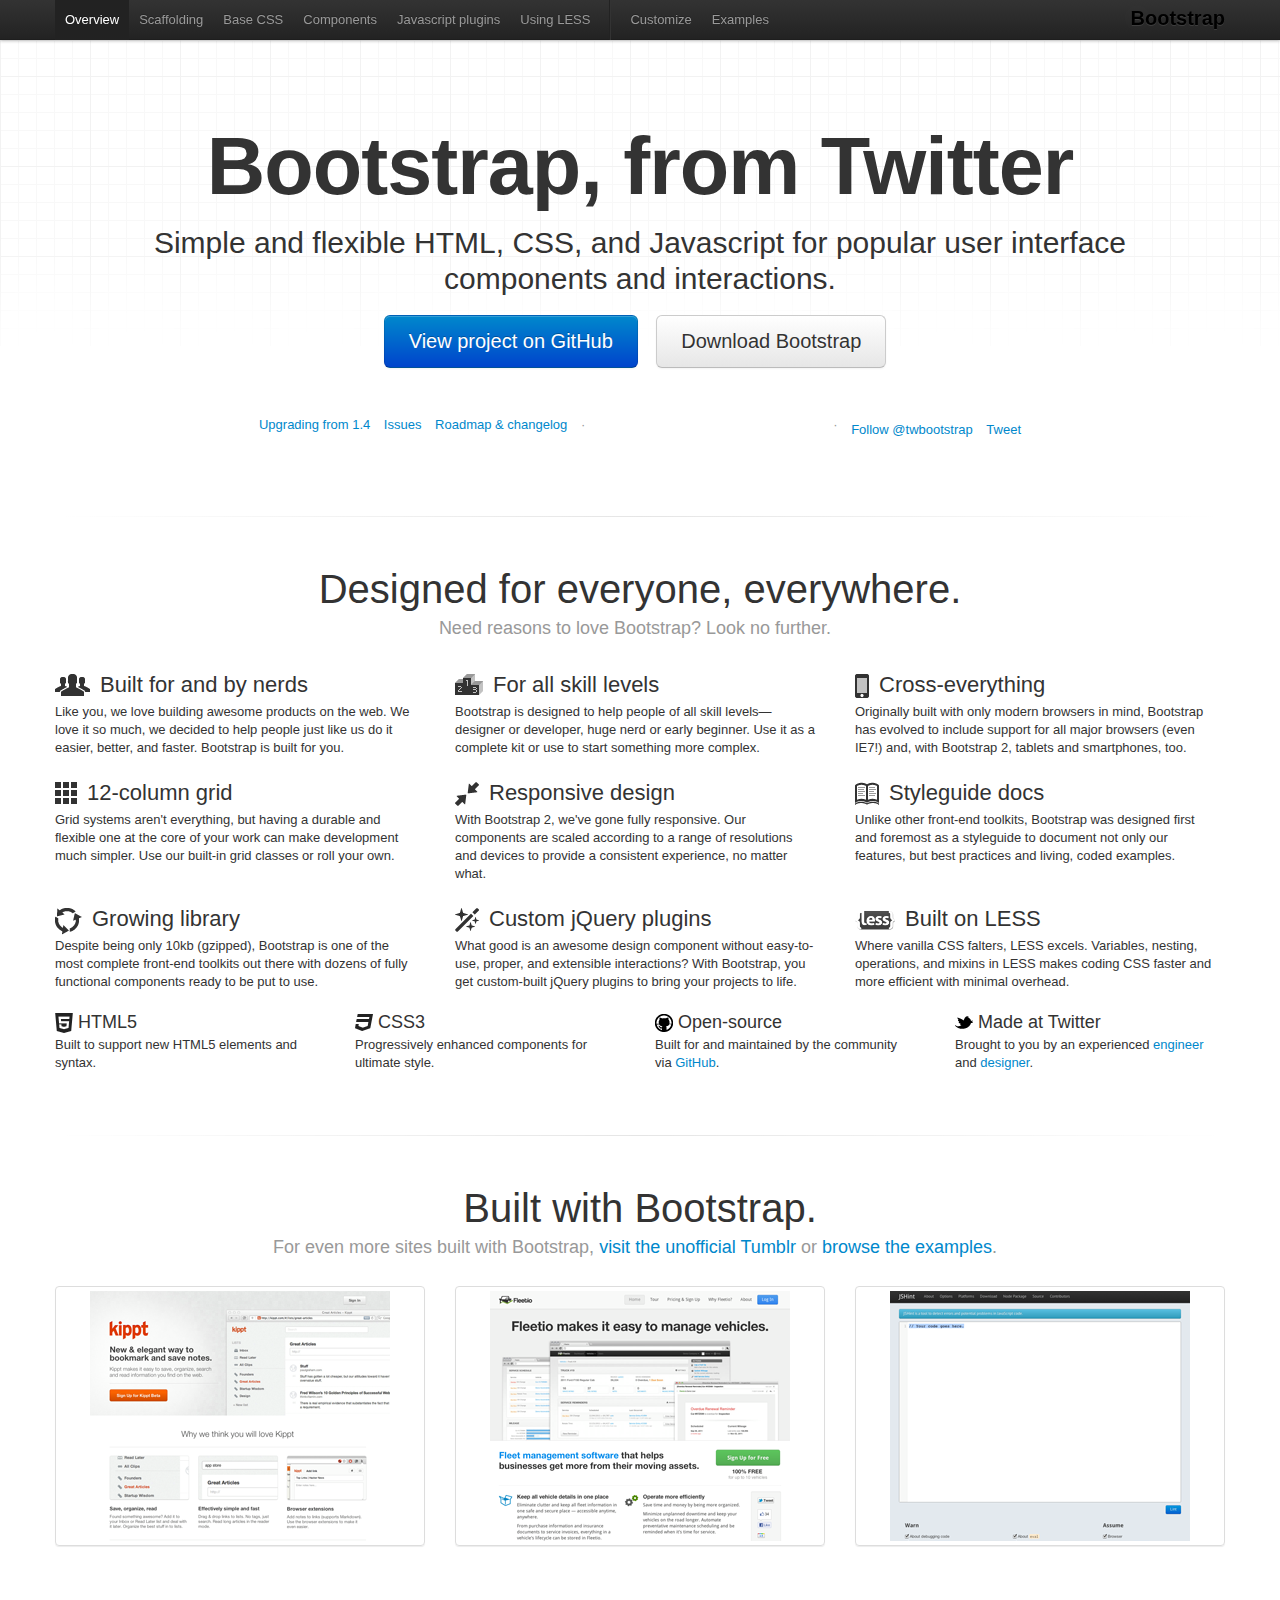
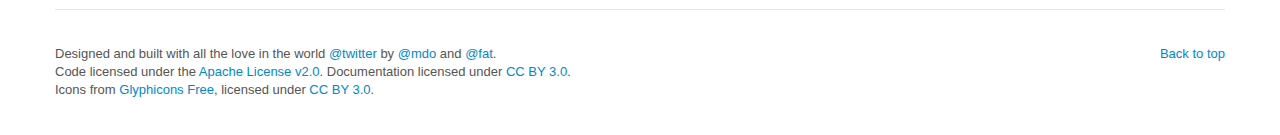
<file: src/main/webapp/resources/bootstrap/twitter-bootstrap-v2/docs/index.html>
<!DOCTYPE html>
<html lang="en">
  <head>
    <meta charset="utf-8">
    <title>Bootstrap, from Twitter</title>
    <meta name="viewport" content="width=device-width, initial-scale=1.0">
    <meta name="description" content="">
    <meta name="author" content="">

    <!-- Le styles -->
    <link href="assets/css/bootstrap.css" rel="stylesheet">
    <link href="assets/css/bootstrap-responsive.css" rel="stylesheet">
    <link href="assets/css/docs.css" rel="stylesheet">
    <link href="assets/js/google-code-prettify/prettify.css" rel="stylesheet">

    <!-- Le HTML5 shim, for IE6-8 support of HTML5 elements -->
    <!--[if lt IE 9]>
      <script src="http://html5shim.googlecode.com/svn/trunk/html5.js"></script>
    <![endif]-->

    <!-- Le fav and touch icons -->
    <link rel="shortcut icon" href="assets/ico/favicon.ico">
    <link rel="apple-touch-icon" href="assets/ico/apple-touch-icon.png">
    <link rel="apple-touch-icon" sizes="72x72" href="assets/ico/apple-touch-icon-72x72.png">
    <link rel="apple-touch-icon" sizes="114x114" href="assets/ico/apple-touch-icon-114x114.png">
  </head>

  <body data-spy="scroll" data-target=".subnav" data-offset="50">


  <!-- Navbar
    ================================================== -->
    <div class="navbar navbar-fixed-top">
      <div class="navbar-inner">
        <div class="container">
          <a class="btn btn-navbar" data-toggle="collapse" data-target=".nav-collapse">
            <span class="icon-bar"></span>
            <span class="icon-bar"></span>
            <span class="icon-bar"></span>
          </a>
          <a class="brand" href="index.html">Bootstrap</a>
          <div class="nav-collapse">
            <ul class="nav">
              <li class="active">
                <a href="index.html">Overview</a>
              </li>
              <li class="">
                <a href="scaffolding.html">Scaffolding</a>
              </li>
              <li class="">
                <a href="base-css.html">Base CSS</a>
              </li>
              <li class="">
                <a href="components.html">Components</a>
              </li>
              <li class="">
                <a href="javascript.html">Javascript plugins</a>
              </li>
              <li class="">
                <a href="less.html">Using LESS</a>
              </li>
              <li class="divider-vertical"></li>
              <li class="">
                <a href="download.html">Customize</a>
              </li>
              <li class="">
                <a href="examples.html">Examples</a>
              </li>
            </ul>
          </div>
        </div>
      </div>
    </div>

    <div class="container">

<!-- Masthead
================================================== -->
<header class="jumbotron masthead">
  <div class="inner">
    <h1>Bootstrap, from Twitter</h1>
    <p>Simple and flexible HTML, CSS, and Javascript for popular user interface components and interactions.</p>
    <p class="download-info">
      <a href="https://github.com/twitter/bootstrap/" class="btn btn-primary btn-large">View project on GitHub</a>
      <a href="assets/bootstrap.zip" class="btn btn-large">Download Bootstrap</a>
    </p>
  </div>

  <ul class="quick-links">
    <li><a href="upgrading.html">Upgrading from 1.4</a></li>
    <li><a href="https://github.com/twitter/bootstrap/issues?state=open">Issues</a></li>
    <li><a href="https://github.com/twitter/bootstrap/wiki">Roadmap &amp; changelog</a></li>
    <li class="divider">&middot;</li>
    <li>
      <iframe class="github-btn" src="http://markdotto.github.com/github-buttons/github-btn.html?user=twitter&repo=bootstrap&type=watch&count=true" allowtransparency="true" frameborder="0" scrolling="0" width="112px" height="20px"></iframe>
    </li>
    <li>
      <iframe class="github-btn" src="http://markdotto.github.com/github-buttons/github-btn.html?user=twitter&repo=bootstrap&type=fork&count=true" allowtransparency="true" frameborder="0" scrolling="0" width="95px" height="20px"></iframe>
    </li>
    <li class="divider">&middot;</li>
    <li class="follow-btn">
      <a href="https://twitter.com/twbootstrap" class="twitter-follow-button" data-width="225px" data-link-color="#0069D6" data-show-count="true">Follow @twbootstrap</a>
    </li>
    <li class="tweet-btn">
      <a href="https://twitter.com/share" class="twitter-share-button" data-url="http://twitter.github.com/bootstrap/" data-count="horizontal" data-via="twbootstrap" data-related="mdo:Creator of Twitter Bootstrap">Tweet</a>
    </li>
  </ul>
</header>

<hr class="soften">

<div class="marketing">
  <h1>Designed for everyone, everywhere.</h1>
  <p class="marketing-byline">Need reasons to love Bootstrap? Look no further.</p>
  <div class="row">
    <div class="span4">
      <img class="bs-icon" src="assets/img/glyphicons/glyphicons_042_group.png">
      <h2>Built for and by nerds</h2>
      <p>Like you, we love building awesome products on the web. We love it so much, we decided to help people just like us do it easier, better, and faster. Bootstrap is built for you.</p>
    </div>
    <div class="span4">
      <img class="bs-icon" src="assets/img/glyphicons/glyphicons_079_podium.png">
      <h2>For all skill levels</h2>
      <p>Bootstrap is designed to help people of all skill levels&mdash;designer or developer, huge nerd or early beginner. Use it as a complete kit or use to start something more complex.</p>
    </div>
    <div class="span4">
      <img class="bs-icon" src="assets/img/glyphicons/glyphicons_163_iphone.png">
      <h2>Cross-everything</h2>
      <p>Originally built with only modern browsers in mind, Bootstrap has evolved to include support for all major browsers (even IE7!) and, with Bootstrap 2, tablets and smartphones, too.</p>
    </div>
  </div><!--/row-->
  <div class="row">
    <div class="span4">
      <img class="bs-icon" src="assets/img/glyphicons/glyphicons_155_show_thumbnails.png">
      <h2>12-column grid</h2>
      <p>Grid systems aren't everything, but having a durable and flexible one at the core of your work can make development much simpler. Use our built-in grid classes or roll your own.</p>
    </div>
    <div class="span4">
      <img class="bs-icon" src="assets/img/glyphicons/glyphicons_214_resize_small.png">
      <h2>Responsive design</h2>
      <p>With Bootstrap 2, we've gone fully responsive. Our components are scaled according to a range of resolutions and devices to provide a consistent experience, no matter what.</p>
    </div>
    <div class="span4">
      <img class="bs-icon" src="assets/img/glyphicons/glyphicons_266_book_open.png">
      <h2>Styleguide docs</h2>
      <p>Unlike other front-end toolkits, Bootstrap was designed first and foremost as a styleguide to document not only our features, but best practices and living, coded examples.</p>
    </div>
  </div><!--/row-->
  <div class="row">
    <div class="span4">
      <img class="bs-icon" src="assets/img/glyphicons/glyphicons_082_roundabout.png">
      <h2>Growing library</h2>
      <p>Despite being only 10kb (gzipped), Bootstrap is one of the most complete front-end toolkits out there with dozens of fully functional components ready to be put to use.</p>
    </div>
    <div class="span4">
      <img class="bs-icon" src="assets/img/glyphicons/glyphicons_009_magic.png">
      <h2>Custom jQuery plugins</h2>
      <p>What good is an awesome design component without easy-to-use, proper, and extensible interactions? With Bootstrap, you get custom-built jQuery plugins to bring your projects to life.</p>
    </div>
    <div class="span4">
      <img class="bs-icon" src="assets/img/less-small.png">
      <h2>Built on LESS</h2>
      <p>Where vanilla CSS falters, LESS excels. Variables, nesting, operations, and mixins in LESS makes coding CSS faster and more efficient with minimal overhead.</p>
    </div>
  </div><!--/row-->
  <div class="row">
    <div class="span3">
      <img class="small-bs-icon" src="assets/img/icon-html5.png">
      <h3>HTML5</h3>
      <p>Built to support new HTML5 elements and syntax.</p>
    </div>
    <div class="span3">
      <img class="small-bs-icon" src="assets/img/icon-css3.png">
      <h3>CSS3</h3>
      <p>Progressively enhanced components for ultimate style.</p>
    </div>
    <div class="span3">
      <img class="small-bs-icon" src="assets/img/icon-github.png">
      <h3>Open-source</h3>
      <p>Built for and maintained by the community via <a href="https://github.com">GitHub</a>.</p>
    </div>
    <div class="span3">
      <img class="small-bs-icon" src="assets/img/icon-twitter.png">
      <h3>Made at Twitter</h3>
      <p>Brought to you by an experienced <a href="http://twitter.com/fat">engineer</a> and <a href="http://twitter.com/mdo">designer</a>.</p>
    </div>
  </div><!--/row-->

  <hr class="soften">

  <h1>Built with Bootstrap.</h1>
  <p class="marketing-byline">For even more sites built with Bootstrap, <a href="http://builtwithbootstrap.tumblr.com/" target="_blank">visit the unofficial Tumblr</a> or <a href="examples.html">browse the examples</a>.</p>
  <ul class="thumbnails example-sites">
    <li class="span4">
      <a class="thumbnail" href="http://kippt.com/" target="_blank">
        <img src="assets/img/example-sites/kippt.png" alt="Kippt">
      </a>
    </li>
    <li class="span4">
      <a class="thumbnail" href="http://www.fleetio.com/" target="_blank">
        <img src="assets/img/example-sites/fleetio.png" alt="Fleetio">
      </a>
    </li>
    <li class="span4">
      <a class="thumbnail" href="http://www.jshint.com/" target="_blank">
        <img src="assets/img/example-sites/jshint.png" alt="JS Hint">
      </a>
    </li>
  </ul>

</div><!-- /.marketing -->

     <!-- Footer
      ================================================== -->
      <footer class="footer">
        <p class="pull-right"><a href="#">Back to top</a></p>
        <p>Designed and built with all the love in the world <a href="http://twitter.com/twitter" target="_blank">@twitter</a> by <a href="http://twitter.com/mdo" target="_blank">@mdo</a> and <a href="http://twitter.com/fat" target="_blank">@fat</a>.</p>
        <p>Code licensed under the <a href="http://www.apache.org/licenses/LICENSE-2.0" target="_blank">Apache License v2.0</a>. Documentation licensed under <a href="http://creativecommons.org/licenses/by/3.0/">CC BY 3.0</a>.</p>
        <p>Icons from <a href="http://glyphicons.com">Glyphicons Free</a>, licensed under <a href="http://creativecommons.org/licenses/by/3.0/">CC BY 3.0</a>.</p>
      </footer>

    </div><!-- /container -->



    <!-- Le javascript
    ================================================== -->
    <!-- Placed at the end of the document so the pages load faster -->
    <script type="text/javascript" src="http://platform.twitter.com/widgets.js"></script>
    <script src="assets/js/jquery.js"></script>
    <script src="assets/js/google-code-prettify/prettify.js"></script>
    <script src="assets/js/bootstrap-transition.js"></script>
    <script src="assets/js/bootstrap-alert.js"></script>
    <script src="assets/js/bootstrap-modal.js"></script>
    <script src="assets/js/bootstrap-dropdown.js"></script>
    <script src="assets/js/bootstrap-scrollspy.js"></script>
    <script src="assets/js/bootstrap-tab.js"></script>
    <script src="assets/js/bootstrap-tooltip.js"></script>
    <script src="assets/js/bootstrap-popover.js"></script>
    <script src="assets/js/bootstrap-button.js"></script>
    <script src="assets/js/bootstrap-collapse.js"></script>
    <script src="assets/js/bootstrap-carousel.js"></script>
    <script src="assets/js/bootstrap-typeahead.js"></script>
    <script src="assets/js/application.js"></script>


  </body>
</html>
</file>
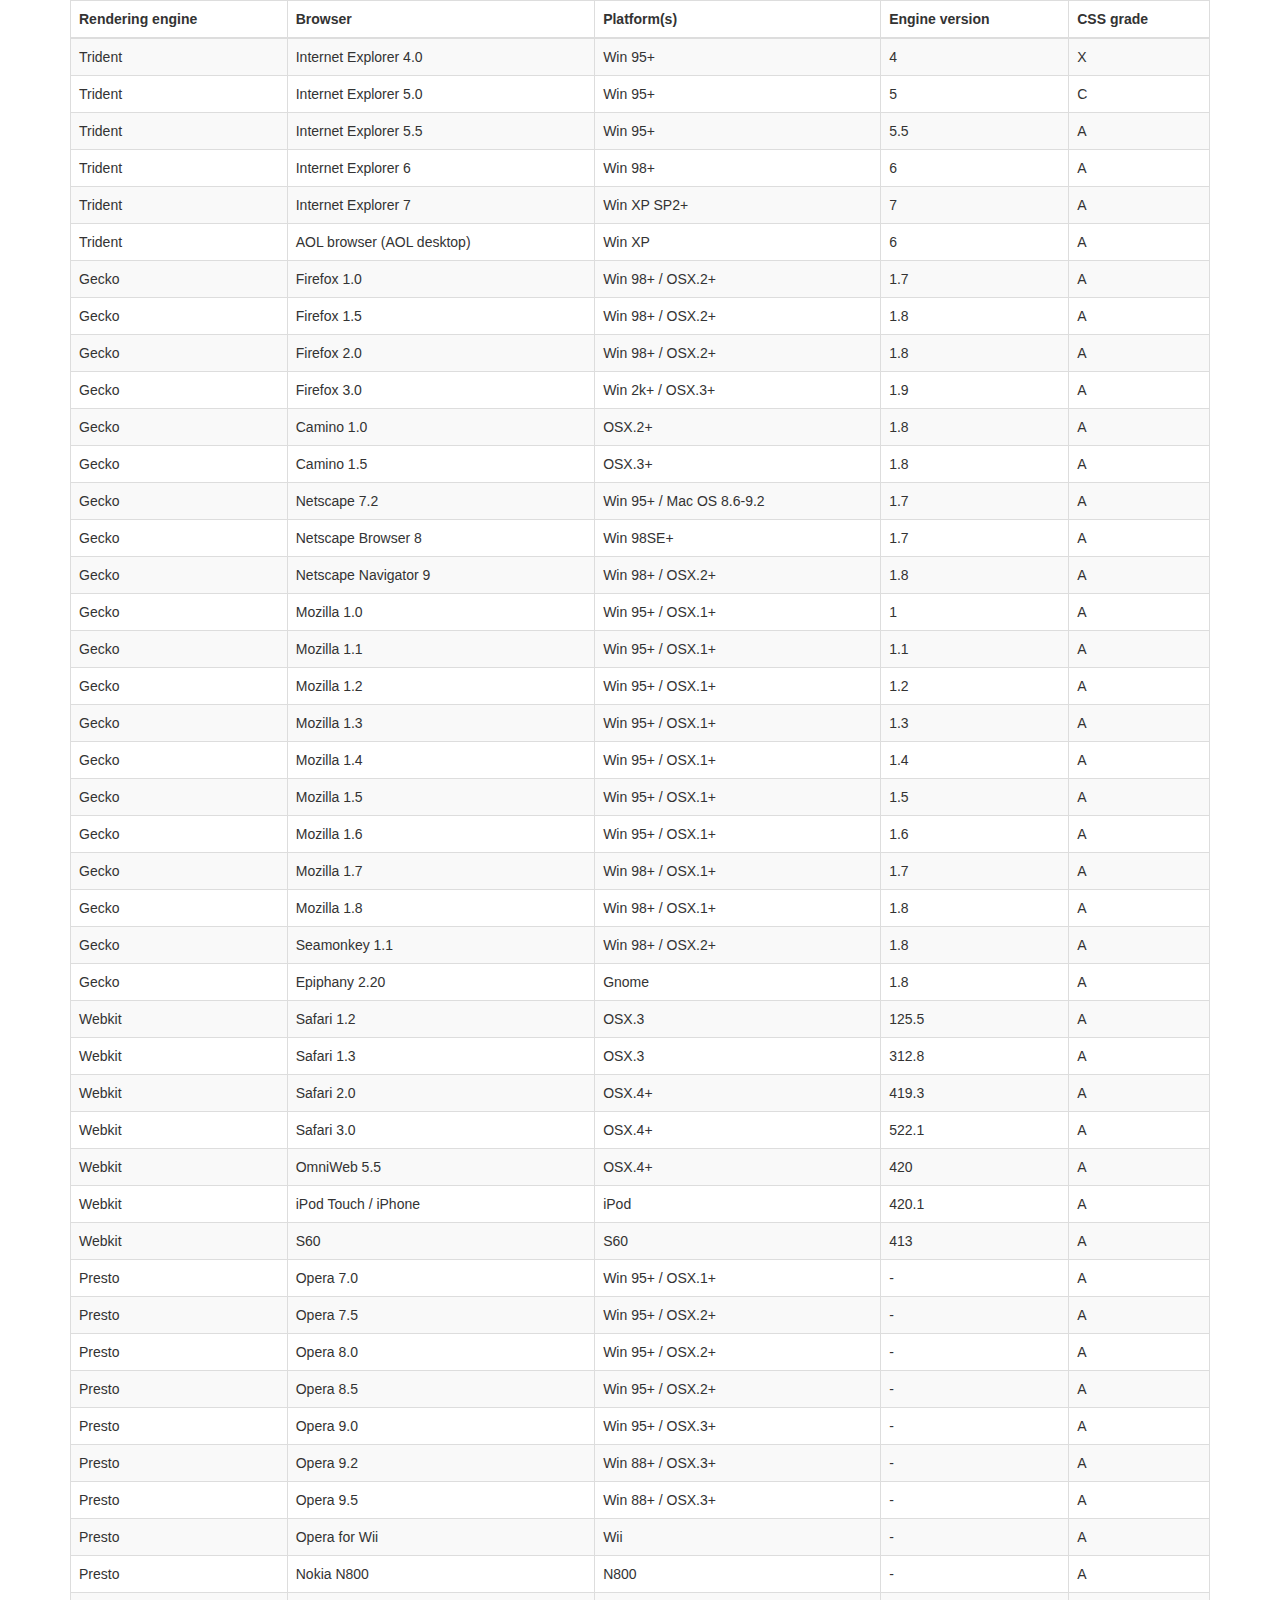
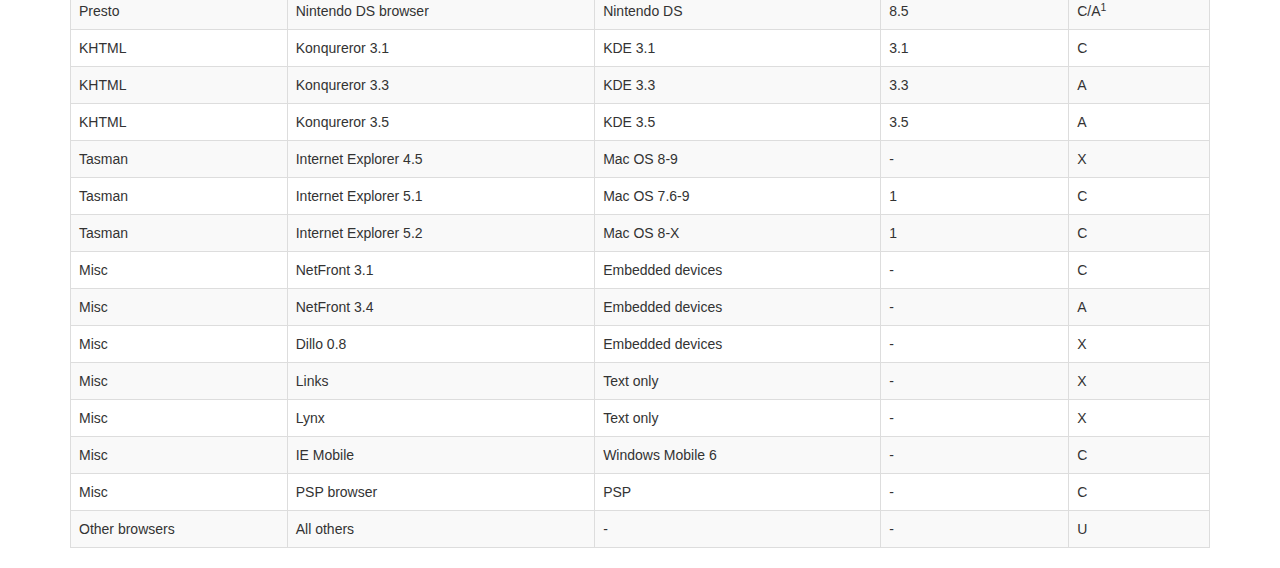
<file: src/main/webapp/resources/sbadmin/vendor/datatables-plugins/index.html>
<!DOCTYPE HTML PUBLIC "-//W3C//DTD HTML 4.01//EN" "http://www.w3.org/TR/html4/strict.dtd">
<html>
	<head>
		<meta http-equiv="content-type" content="text/html; charset=utf-8" />
		
		<title>DataTables Bootstrap 3 example</title>

		<link rel="stylesheet" type="text/css" href="//maxcdn.bootstrapcdn.com/bootstrap/3.3.0/css/bootstrap.min.css">
		<link rel="stylesheet" type="text/css" href="dataTables.bootstrap.css">

		<script type="text/javascript" language="javascript" src="//code.jquery.com/jquery-1.11.1.min.js"></script>
		<script type="text/javascript" language="javascript" src="//cdn.datatables.net/1.10.3/js/jquery.dataTables.min.js"></script>
		<script type="text/javascript" language="javascript" src="dataTables.bootstrap.js"></script>
		<script type="text/javascript" charset="utf-8">
			$(document).ready(function() {
				$('#example').dataTable();
			} );
		</script>
	</head>
	<body>
		<div class="container">
			
<table cellpadding="0" cellspacing="0" border="0" class="table table-striped table-bordered" id="example">
	<thead>
		<tr>
			<th>Rendering engine</th>
			<th>Browser</th>
			<th>Platform(s)</th>
			<th>Engine version</th>
			<th>CSS grade</th>
		</tr>
	</thead>
	<tbody>
		<tr class="odd gradeX">
			<td>Trident</td>
			<td>Internet
				 Explorer 4.0</td>
			<td>Win 95+</td>
			<td class="center"> 4</td>
			<td class="center">X</td>
		</tr>
		<tr class="even gradeC">
			<td>Trident</td>
			<td>Internet
				 Explorer 5.0</td>
			<td>Win 95+</td>
			<td class="center">5</td>
			<td class="center">C</td>
		</tr>
		<tr class="odd gradeA">
			<td>Trident</td>
			<td>Internet
				 Explorer 5.5</td>
			<td>Win 95+</td>
			<td class="center">5.5</td>
			<td class="center">A</td>
		</tr>
		<tr class="even gradeA">
			<td>Trident</td>
			<td>Internet
				 Explorer 6</td>
			<td>Win 98+</td>
			<td class="center">6</td>
			<td class="center">A</td>
		</tr>
		<tr class="odd gradeA">
			<td>Trident</td>
			<td>Internet Explorer 7</td>
			<td>Win XP SP2+</td>
			<td class="center">7</td>
			<td class="center">A</td>
		</tr>
		<tr class="even gradeA">
			<td>Trident</td>
			<td>AOL browser (AOL desktop)</td>
			<td>Win XP</td>
			<td class="center">6</td>
			<td class="center">A</td>
		</tr>
		<tr class="gradeA">
			<td>Gecko</td>
			<td>Firefox 1.0</td>
			<td>Win 98+ / OSX.2+</td>
			<td class="center">1.7</td>
			<td class="center">A</td>
		</tr>
		<tr class="gradeA">
			<td>Gecko</td>
			<td>Firefox 1.5</td>
			<td>Win 98+ / OSX.2+</td>
			<td class="center">1.8</td>
			<td class="center">A</td>
		</tr>
		<tr class="gradeA">
			<td>Gecko</td>
			<td>Firefox 2.0</td>
			<td>Win 98+ / OSX.2+</td>
			<td class="center">1.8</td>
			<td class="center">A</td>
		</tr>
		<tr class="gradeA">
			<td>Gecko</td>
			<td>Firefox 3.0</td>
			<td>Win 2k+ / OSX.3+</td>
			<td class="center">1.9</td>
			<td class="center">A</td>
		</tr>
		<tr class="gradeA">
			<td>Gecko</td>
			<td>Camino 1.0</td>
			<td>OSX.2+</td>
			<td class="center">1.8</td>
			<td class="center">A</td>
		</tr>
		<tr class="gradeA">
			<td>Gecko</td>
			<td>Camino 1.5</td>
			<td>OSX.3+</td>
			<td class="center">1.8</td>
			<td class="center">A</td>
		</tr>
		<tr class="gradeA">
			<td>Gecko</td>
			<td>Netscape 7.2</td>
			<td>Win 95+ / Mac OS 8.6-9.2</td>
			<td class="center">1.7</td>
			<td class="center">A</td>
		</tr>
		<tr class="gradeA">
			<td>Gecko</td>
			<td>Netscape Browser 8</td>
			<td>Win 98SE+</td>
			<td class="center">1.7</td>
			<td class="center">A</td>
		</tr>
		<tr class="gradeA">
			<td>Gecko</td>
			<td>Netscape Navigator 9</td>
			<td>Win 98+ / OSX.2+</td>
			<td class="center">1.8</td>
			<td class="center">A</td>
		</tr>
		<tr class="gradeA">
			<td>Gecko</td>
			<td>Mozilla 1.0</td>
			<td>Win 95+ / OSX.1+</td>
			<td class="center">1</td>
			<td class="center">A</td>
		</tr>
		<tr class="gradeA">
			<td>Gecko</td>
			<td>Mozilla 1.1</td>
			<td>Win 95+ / OSX.1+</td>
			<td class="center">1.1</td>
			<td class="center">A</td>
		</tr>
		<tr class="gradeA">
			<td>Gecko</td>
			<td>Mozilla 1.2</td>
			<td>Win 95+ / OSX.1+</td>
			<td class="center">1.2</td>
			<td class="center">A</td>
		</tr>
		<tr class="gradeA">
			<td>Gecko</td>
			<td>Mozilla 1.3</td>
			<td>Win 95+ / OSX.1+</td>
			<td class="center">1.3</td>
			<td class="center">A</td>
		</tr>
		<tr class="gradeA">
			<td>Gecko</td>
			<td>Mozilla 1.4</td>
			<td>Win 95+ / OSX.1+</td>
			<td class="center">1.4</td>
			<td class="center">A</td>
		</tr>
		<tr class="gradeA">
			<td>Gecko</td>
			<td>Mozilla 1.5</td>
			<td>Win 95+ / OSX.1+</td>
			<td class="center">1.5</td>
			<td class="center">A</td>
		</tr>
		<tr class="gradeA">
			<td>Gecko</td>
			<td>Mozilla 1.6</td>
			<td>Win 95+ / OSX.1+</td>
			<td class="center">1.6</td>
			<td class="center">A</td>
		</tr>
		<tr class="gradeA">
			<td>Gecko</td>
			<td>Mozilla 1.7</td>
			<td>Win 98+ / OSX.1+</td>
			<td class="center">1.7</td>
			<td class="center">A</td>
		</tr>
		<tr class="gradeA">
			<td>Gecko</td>
			<td>Mozilla 1.8</td>
			<td>Win 98+ / OSX.1+</td>
			<td class="center">1.8</td>
			<td class="center">A</td>
		</tr>
		<tr class="gradeA">
			<td>Gecko</td>
			<td>Seamonkey 1.1</td>
			<td>Win 98+ / OSX.2+</td>
			<td class="center">1.8</td>
			<td class="center">A</td>
		</tr>
		<tr class="gradeA">
			<td>Gecko</td>
			<td>Epiphany 2.20</td>
			<td>Gnome</td>
			<td class="center">1.8</td>
			<td class="center">A</td>
		</tr>
		<tr class="gradeA">
			<td>Webkit</td>
			<td>Safari 1.2</td>
			<td>OSX.3</td>
			<td class="center">125.5</td>
			<td class="center">A</td>
		</tr>
		<tr class="gradeA">
			<td>Webkit</td>
			<td>Safari 1.3</td>
			<td>OSX.3</td>
			<td class="center">312.8</td>
			<td class="center">A</td>
		</tr>
		<tr class="gradeA">
			<td>Webkit</td>
			<td>Safari 2.0</td>
			<td>OSX.4+</td>
			<td class="center">419.3</td>
			<td class="center">A</td>
		</tr>
		<tr class="gradeA">
			<td>Webkit</td>
			<td>Safari 3.0</td>
			<td>OSX.4+</td>
			<td class="center">522.1</td>
			<td class="center">A</td>
		</tr>
		<tr class="gradeA">
			<td>Webkit</td>
			<td>OmniWeb 5.5</td>
			<td>OSX.4+</td>
			<td class="center">420</td>
			<td class="center">A</td>
		</tr>
		<tr class="gradeA">
			<td>Webkit</td>
			<td>iPod Touch / iPhone</td>
			<td>iPod</td>
			<td class="center">420.1</td>
			<td class="center">A</td>
		</tr>
		<tr class="gradeA">
			<td>Webkit</td>
			<td>S60</td>
			<td>S60</td>
			<td class="center">413</td>
			<td class="center">A</td>
		</tr>
		<tr class="gradeA">
			<td>Presto</td>
			<td>Opera 7.0</td>
			<td>Win 95+ / OSX.1+</td>
			<td class="center">-</td>
			<td class="center">A</td>
		</tr>
		<tr class="gradeA">
			<td>Presto</td>
			<td>Opera 7.5</td>
			<td>Win 95+ / OSX.2+</td>
			<td class="center">-</td>
			<td class="center">A</td>
		</tr>
		<tr class="gradeA">
			<td>Presto</td>
			<td>Opera 8.0</td>
			<td>Win 95+ / OSX.2+</td>
			<td class="center">-</td>
			<td class="center">A</td>
		</tr>
		<tr class="gradeA">
			<td>Presto</td>
			<td>Opera 8.5</td>
			<td>Win 95+ / OSX.2+</td>
			<td class="center">-</td>
			<td class="center">A</td>
		</tr>
		<tr class="gradeA">
			<td>Presto</td>
			<td>Opera 9.0</td>
			<td>Win 95+ / OSX.3+</td>
			<td class="center">-</td>
			<td class="center">A</td>
		</tr>
		<tr class="gradeA">
			<td>Presto</td>
			<td>Opera 9.2</td>
			<td>Win 88+ / OSX.3+</td>
			<td class="center">-</td>
			<td class="center">A</td>
		</tr>
		<tr class="gradeA">
			<td>Presto</td>
			<td>Opera 9.5</td>
			<td>Win 88+ / OSX.3+</td>
			<td class="center">-</td>
			<td class="center">A</td>
		</tr>
		<tr class="gradeA">
			<td>Presto</td>
			<td>Opera for Wii</td>
			<td>Wii</td>
			<td class="center">-</td>
			<td class="center">A</td>
		</tr>
		<tr class="gradeA">
			<td>Presto</td>
			<td>Nokia N800</td>
			<td>N800</td>
			<td class="center">-</td>
			<td class="center">A</td>
		</tr>
		<tr class="gradeA">
			<td>Presto</td>
			<td>Nintendo DS browser</td>
			<td>Nintendo DS</td>
			<td class="center">8.5</td>
			<td class="center">C/A<sup>1</sup></td>
		</tr>
		<tr class="gradeC">
			<td>KHTML</td>
			<td>Konqureror 3.1</td>
			<td>KDE 3.1</td>
			<td class="center">3.1</td>
			<td class="center">C</td>
		</tr>
		<tr class="gradeA">
			<td>KHTML</td>
			<td>Konqureror 3.3</td>
			<td>KDE 3.3</td>
			<td class="center">3.3</td>
			<td class="center">A</td>
		</tr>
		<tr class="gradeA">
			<td>KHTML</td>
			<td>Konqureror 3.5</td>
			<td>KDE 3.5</td>
			<td class="center">3.5</td>
			<td class="center">A</td>
		</tr>
		<tr class="gradeX">
			<td>Tasman</td>
			<td>Internet Explorer 4.5</td>
			<td>Mac OS 8-9</td>
			<td class="center">-</td>
			<td class="center">X</td>
		</tr>
		<tr class="gradeC">
			<td>Tasman</td>
			<td>Internet Explorer 5.1</td>
			<td>Mac OS 7.6-9</td>
			<td class="center">1</td>
			<td class="center">C</td>
		</tr>
		<tr class="gradeC">
			<td>Tasman</td>
			<td>Internet Explorer 5.2</td>
			<td>Mac OS 8-X</td>
			<td class="center">1</td>
			<td class="center">C</td>
		</tr>
		<tr class="gradeA">
			<td>Misc</td>
			<td>NetFront 3.1</td>
			<td>Embedded devices</td>
			<td class="center">-</td>
			<td class="center">C</td>
		</tr>
		<tr class="gradeA">
			<td>Misc</td>
			<td>NetFront 3.4</td>
			<td>Embedded devices</td>
			<td class="center">-</td>
			<td class="center">A</td>
		</tr>
		<tr class="gradeX">
			<td>Misc</td>
			<td>Dillo 0.8</td>
			<td>Embedded devices</td>
			<td class="center">-</td>
			<td class="center">X</td>
		</tr>
		<tr class="gradeX">
			<td>Misc</td>
			<td>Links</td>
			<td>Text only</td>
			<td class="center">-</td>
			<td class="center">X</td>
		</tr>
		<tr class="gradeX">
			<td>Misc</td>
			<td>Lynx</td>
			<td>Text only</td>
			<td class="center">-</td>
			<td class="center">X</td>
		</tr>
		<tr class="gradeC">
			<td>Misc</td>
			<td>IE Mobile</td>
			<td>Windows Mobile 6</td>
			<td class="center">-</td>
			<td class="center">C</td>
		</tr>
		<tr class="gradeC">
			<td>Misc</td>
			<td>PSP browser</td>
			<td>PSP</td>
			<td class="center">-</td>
			<td class="center">C</td>
		</tr>
		<tr class="gradeU">
			<td>Other browsers</td>
			<td>All others</td>
			<td>-</td>
			<td class="center">-</td>
			<td class="center">U</td>
		</tr>
	</tbody>
</table>
			
		</div>
	</body>
</html>
</file>
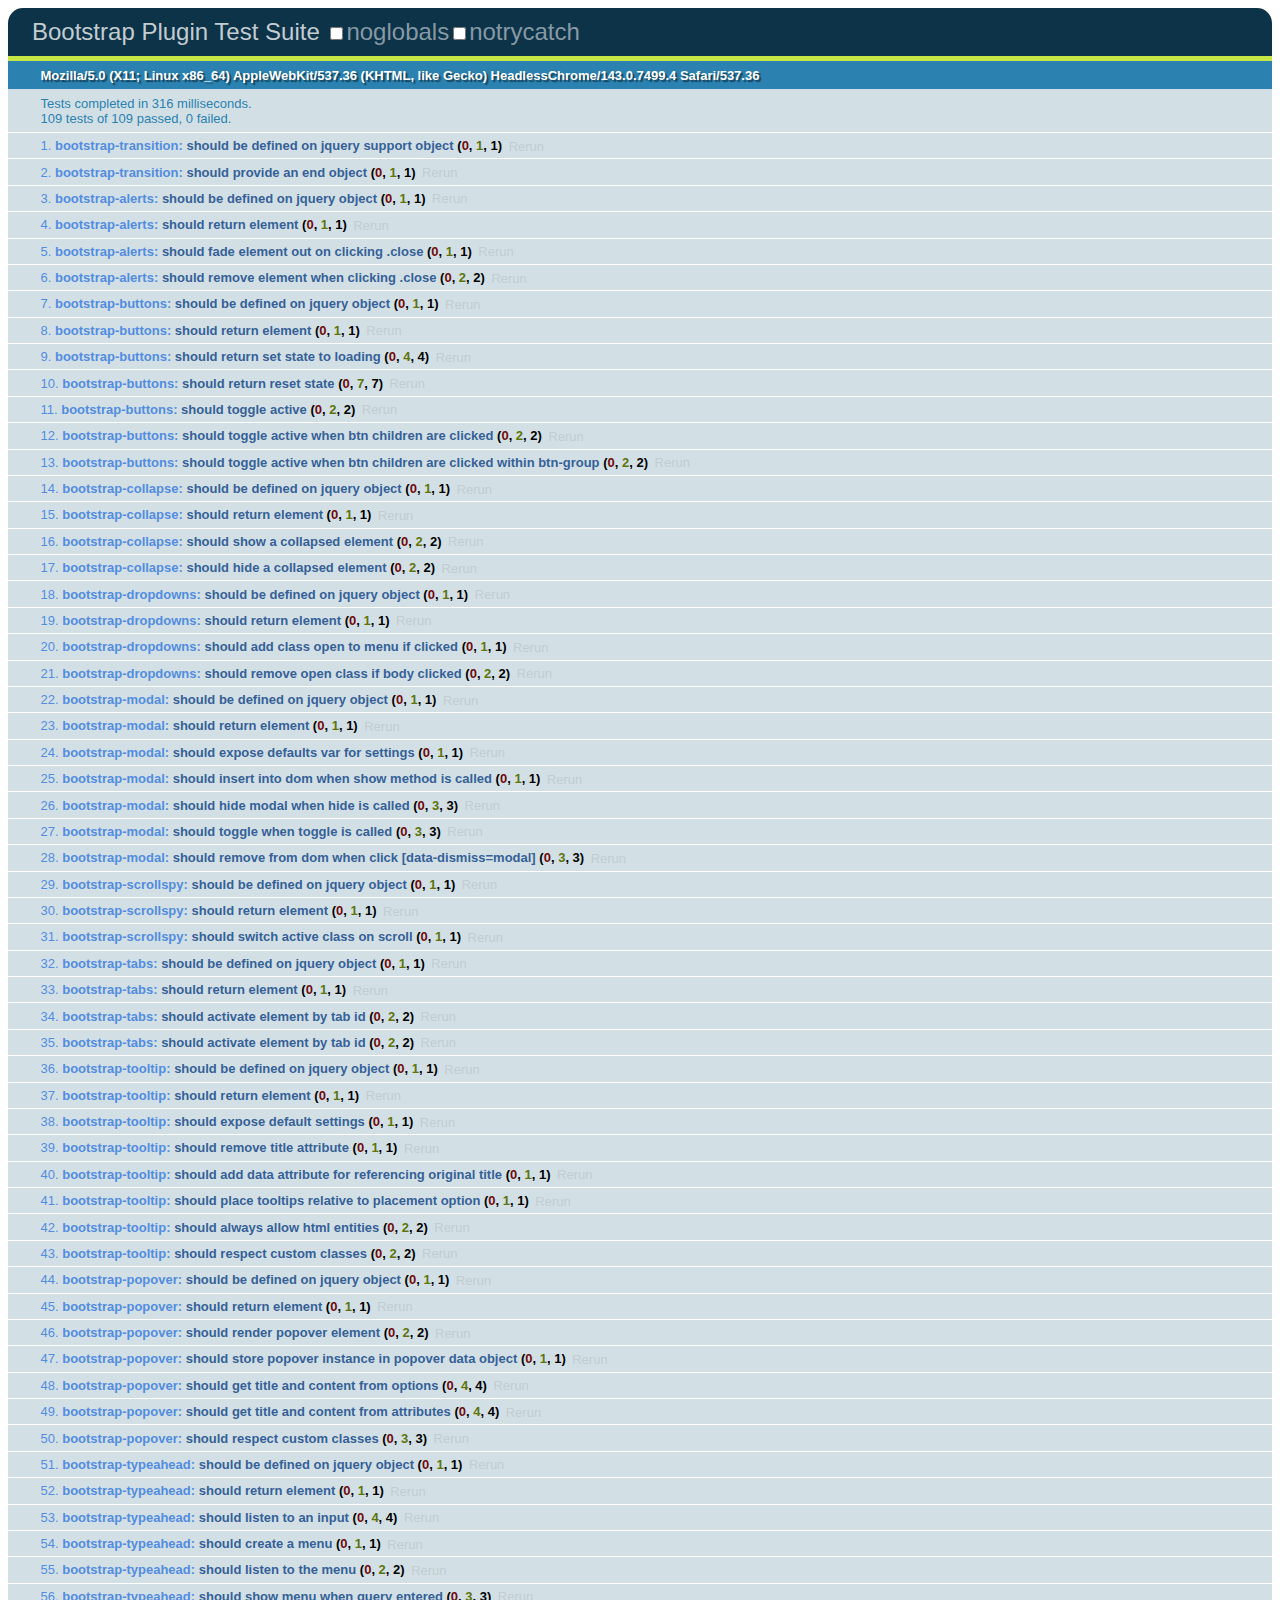
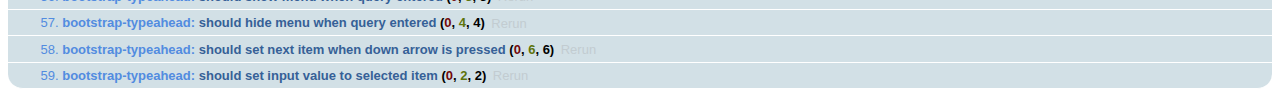
<file: src/main/webapp/resources/bootstrap/twitter-bootstrap-v2/js/tests/index.html>
<!DOCTYPE HTML>
<html>
<head>
  <title>Bootstrap Plugin Test Suite</title>

  <!-- jquery -->
  <!--<script src="http://code.jquery.com/jquery-1.7.min.js"></script>-->
  <script src="vendor/jquery.js"></script>

  <!-- qunit -->
  <link rel="stylesheet" href="vendor/qunit.css" type="text/css" media="screen" />
  <script src="vendor/qunit.js"></script>

  <!--  plugin sources -->
  <script src="../bootstrap-transition.js"></script>
  <script src="../bootstrap-alert.js"></script>
  <script src="../bootstrap-button.js"></script>
  <script src="../bootstrap-collapse.js"></script>
  <script src="../bootstrap-dropdown.js"></script>
  <script src="../bootstrap-modal.js"></script>
  <script src="../bootstrap-scrollspy.js"></script>
  <script src="../bootstrap-tab.js"></script>
  <script src="../bootstrap-tooltip.js"></script>
  <script src="../bootstrap-popover.js"></script>
  <script src="../bootstrap-typeahead.js"></script>

  <!-- unit tests -->
  <script src="unit/bootstrap-transition.js"></script>
  <script src="unit/bootstrap-alert.js"></script>
  <script src="unit/bootstrap-button.js"></script>
  <script src="unit/bootstrap-collapse.js"></script>
  <script src="unit/bootstrap-dropdown.js"></script>
  <script src="unit/bootstrap-modal.js"></script>
  <script src="unit/bootstrap-scrollspy.js"></script>
  <script src="unit/bootstrap-tab.js"></script>
  <script src="unit/bootstrap-tooltip.js"></script>
  <script src="unit/bootstrap-popover.js"></script>
  <script src="unit/bootstrap-typeahead.js"></script>

<body>
  <div>
    <h1 id="qunit-header">Bootstrap Plugin Test Suite</h1>
    <h2 id="qunit-banner"></h2>
    <h2 id="qunit-userAgent"></h2>
    <ol id="qunit-tests"></ol>
    <div id="qunit-fixture"></div>
  </div>
</body>
</html>
</file>
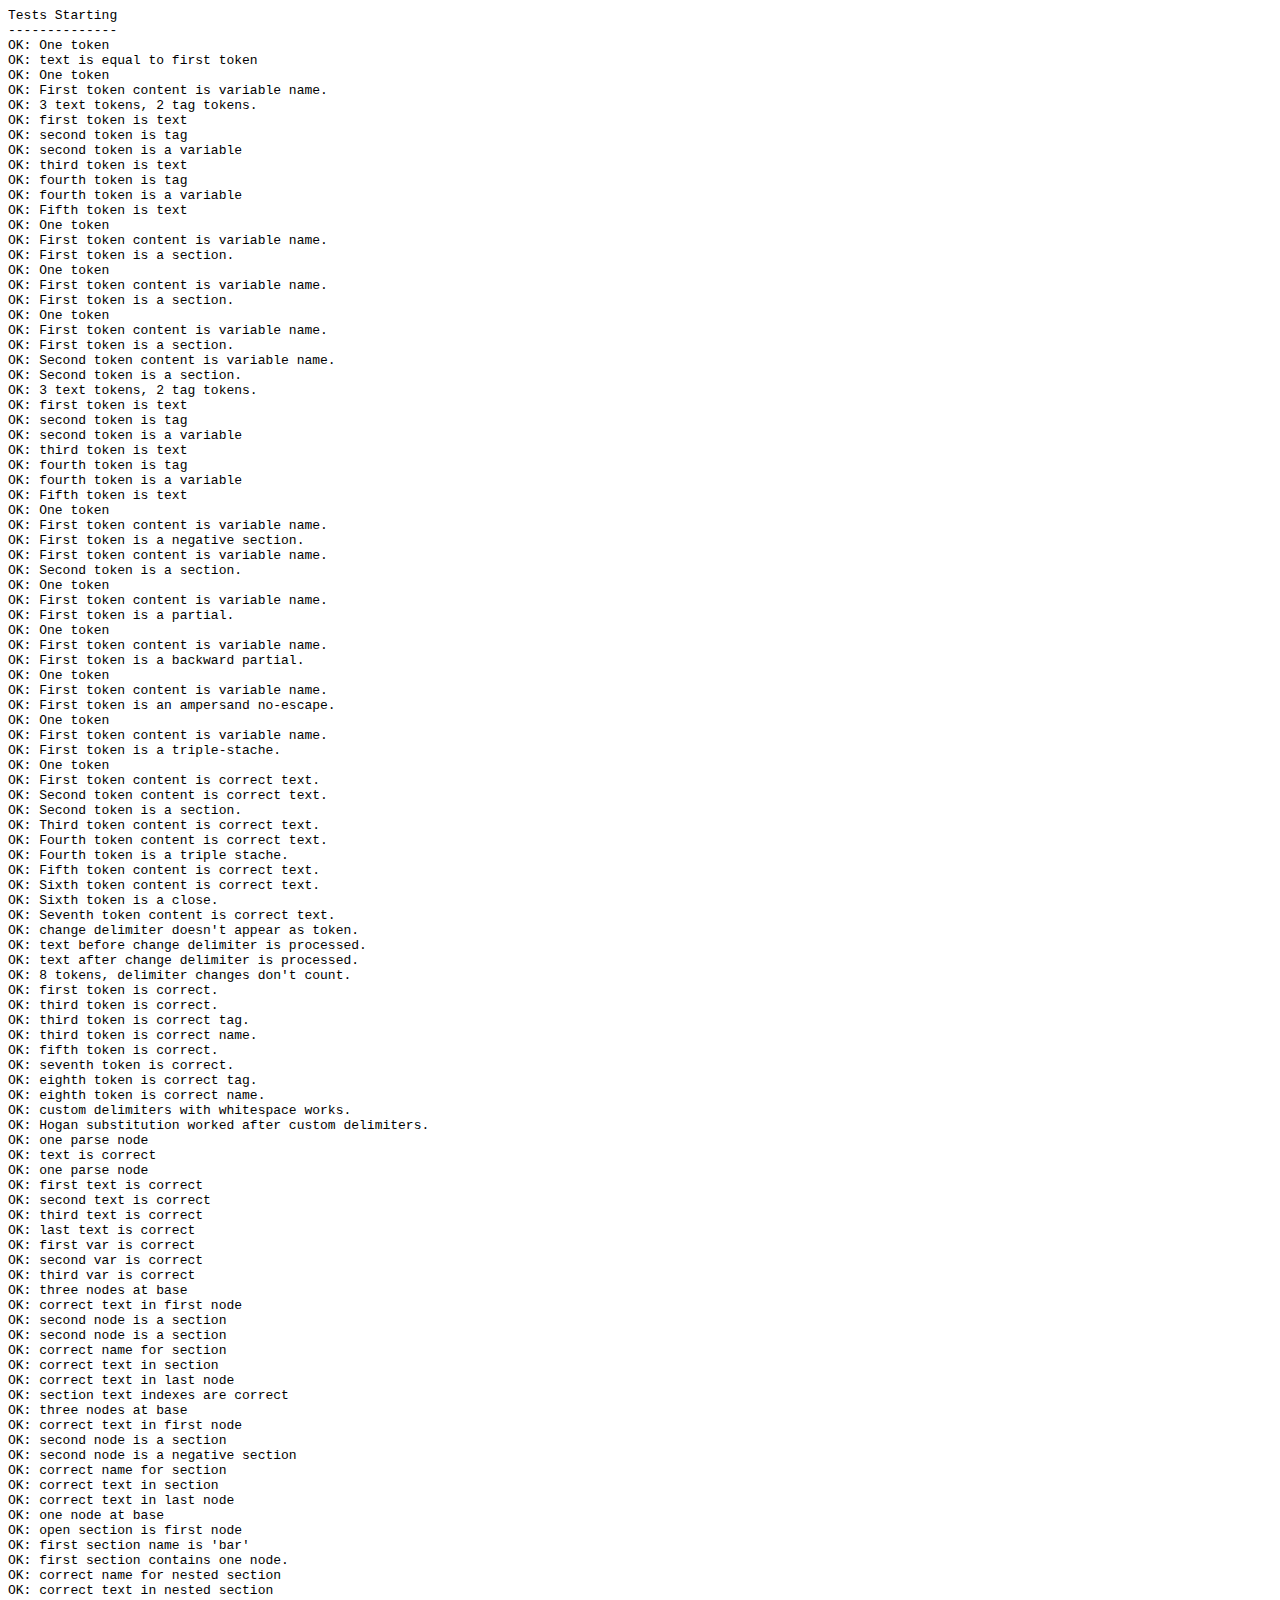
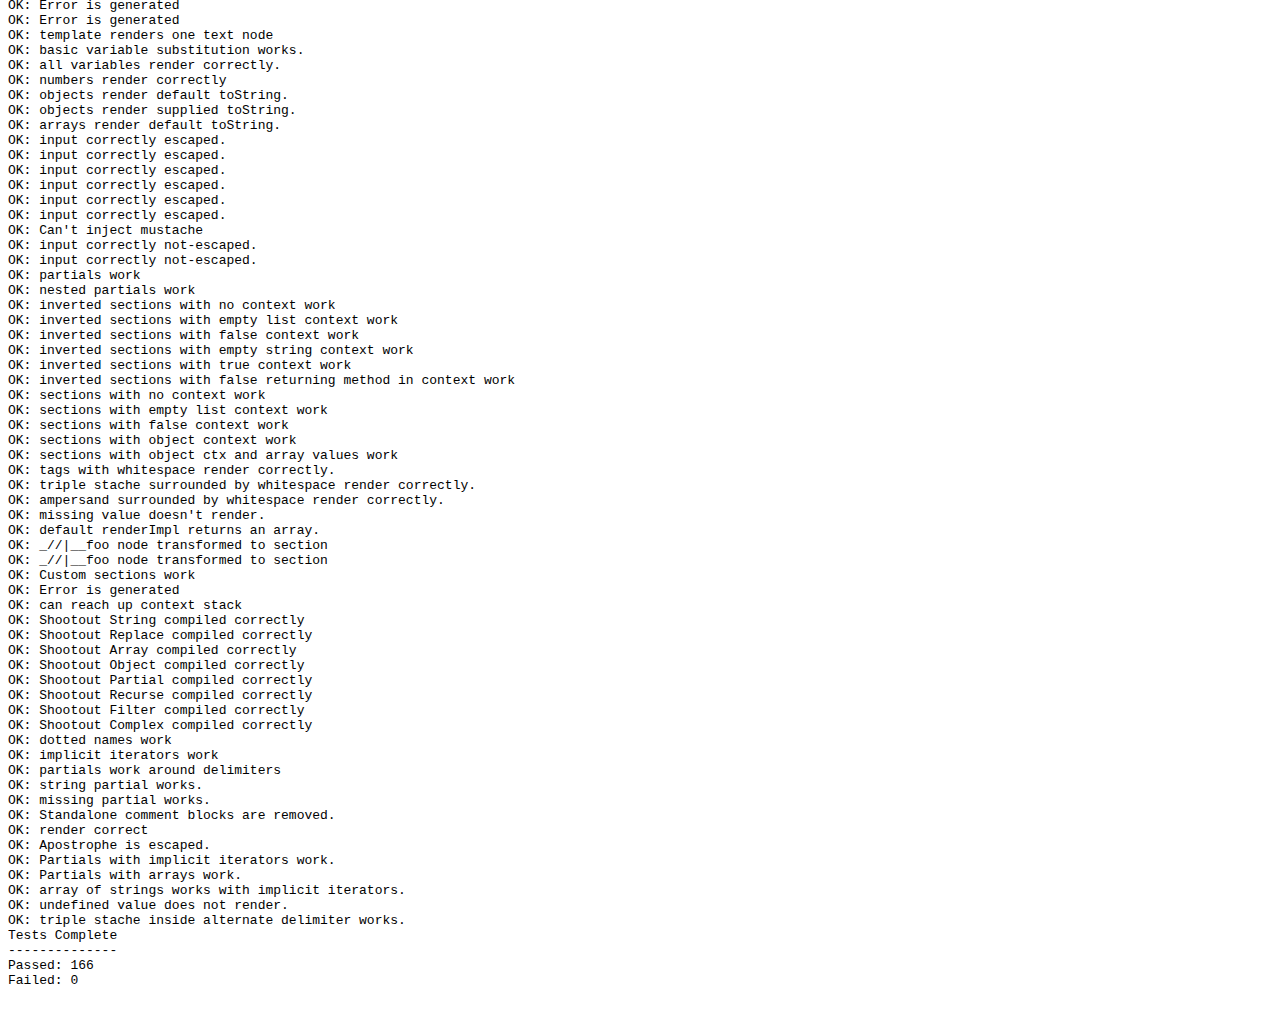
<file: src/main/webapp/resources/bootstrap/twitter-bootstrap-v2/docs/build/node_modules/hogan.js/test/index.html>
<html>
<head>
	<title>test</title>
	<script src="https://raw.github.com/douglascrockford/JSON-js/master/json2.js"></script>
</head>
<body>
  <code id="console"></code>
  <script>var Hogan = {};</script>
  <script src="../lib/template.js"></script>
  <script src="../lib/compiler.js"></script>
  <script src="index.js"></script>
</body>
</html>
</file>
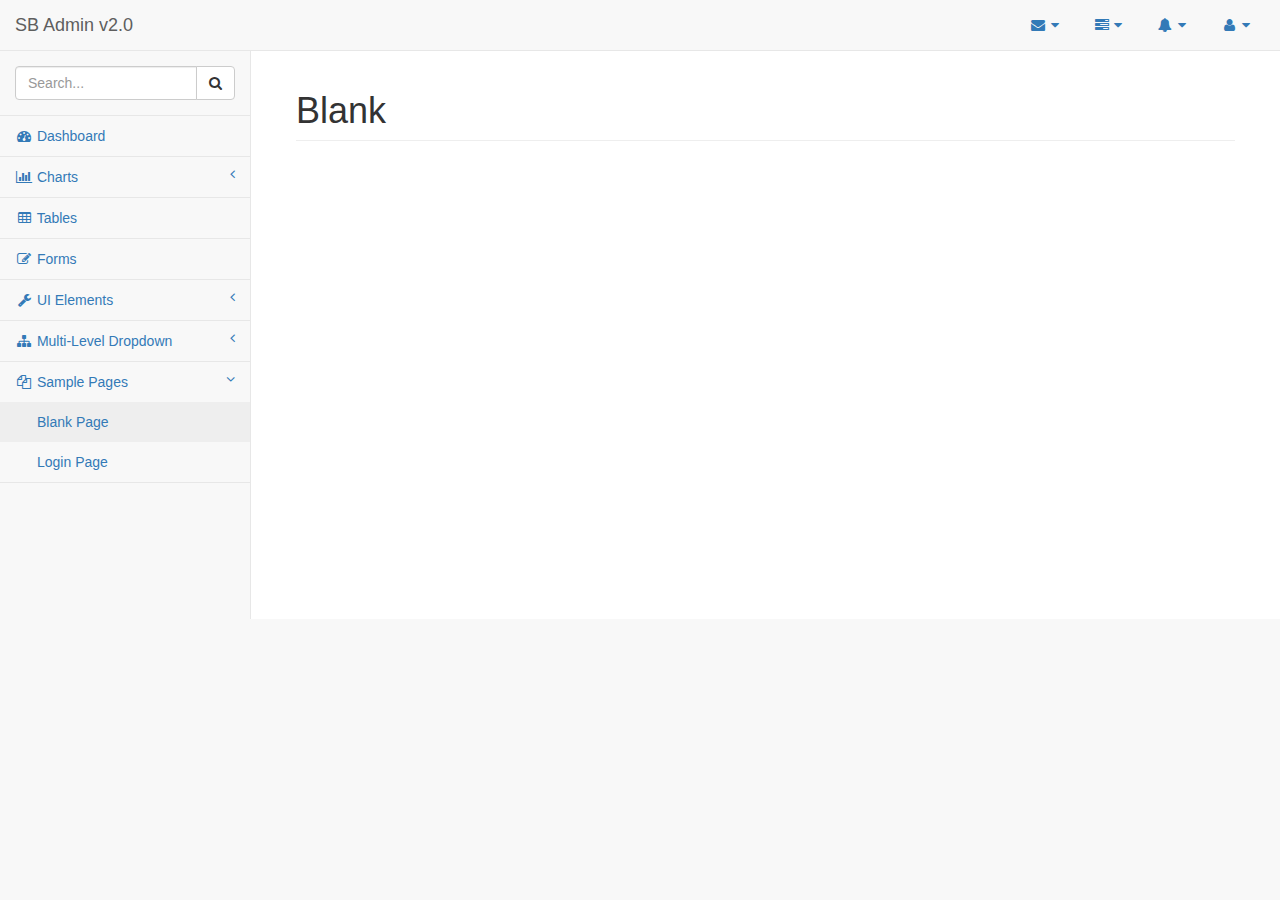
<file: src/main/webapp/resources/sbadmin/pages/blank.html>
<!DOCTYPE html>
<html lang="en">

<head>

    <meta charset="utf-8">
    <meta http-equiv="X-UA-Compatible" content="IE=edge">
    <meta name="viewport" content="width=device-width, initial-scale=1">
    <meta name="description" content="">
    <meta name="author" content="">

    <title>SB Admin 2 - Bootstrap Admin Theme</title>

    <!-- Bootstrap Core CSS -->
    <link href="../vendor/bootstrap/css/bootstrap.min.css" rel="stylesheet">

    <!-- MetisMenu CSS -->
    <link href="../vendor/metisMenu/metisMenu.min.css" rel="stylesheet">

    <!-- Custom CSS -->
    <link href="../dist/css/sb-admin-2.css" rel="stylesheet">

    <!-- Custom Fonts -->
    <link href="../vendor/font-awesome/css/font-awesome.min.css" rel="stylesheet" type="text/css">

    <!-- HTML5 Shim and Respond.js IE8 support of HTML5 elements and media queries -->
    <!-- WARNING: Respond.js doesn't work if you view the page via file:// -->
    <!--[if lt IE 9]>
        <script src="https://oss.maxcdn.com/libs/html5shiv/3.7.0/html5shiv.js"></script>
        <script src="https://oss.maxcdn.com/libs/respond.js/1.4.2/respond.min.js"></script>
    <![endif]-->

</head>

<body>

    <div id="wrapper">

        <!-- Navigation -->
        <nav class="navbar navbar-default navbar-static-top" role="navigation" style="margin-bottom: 0">
            <div class="navbar-header">
                <button type="button" class="navbar-toggle" data-toggle="collapse" data-target=".navbar-collapse">
                    <span class="sr-only">Toggle navigation</span>
                    <span class="icon-bar"></span>
                    <span class="icon-bar"></span>
                    <span class="icon-bar"></span>
                </button>
                <a class="navbar-brand" href="index.html">SB Admin v2.0</a>
            </div>
            <!-- /.navbar-header -->

            <ul class="nav navbar-top-links navbar-right">
                <li class="dropdown">
                    <a class="dropdown-toggle" data-toggle="dropdown" href="#">
                        <i class="fa fa-envelope fa-fw"></i> <i class="fa fa-caret-down"></i>
                    </a>
                    <ul class="dropdown-menu dropdown-messages">
                        <li>
                            <a href="#">
                                <div>
                                    <strong>John Smith</strong>
                                    <span class="pull-right text-muted">
                                        <em>Yesterday</em>
                                    </span>
                                </div>
                                <div>Lorem ipsum dolor sit amet, consectetur adipiscing elit. Pellentesque eleifend...</div>
                            </a>
                        </li>
                        <li class="divider"></li>
                        <li>
                            <a href="#">
                                <div>
                                    <strong>John Smith</strong>
                                    <span class="pull-right text-muted">
                                        <em>Yesterday</em>
                                    </span>
                                </div>
                                <div>Lorem ipsum dolor sit amet, consectetur adipiscing elit. Pellentesque eleifend...</div>
                            </a>
                        </li>
                        <li class="divider"></li>
                        <li>
                            <a href="#">
                                <div>
                                    <strong>John Smith</strong>
                                    <span class="pull-right text-muted">
                                        <em>Yesterday</em>
                                    </span>
                                </div>
                                <div>Lorem ipsum dolor sit amet, consectetur adipiscing elit. Pellentesque eleifend...</div>
                            </a>
                        </li>
                        <li class="divider"></li>
                        <li>
                            <a class="text-center" href="#">
                                <strong>Read All Messages</strong>
                                <i class="fa fa-angle-right"></i>
                            </a>
                        </li>
                    </ul>
                    <!-- /.dropdown-messages -->
                </li>
                <!-- /.dropdown -->
                <li class="dropdown">
                    <a class="dropdown-toggle" data-toggle="dropdown" href="#">
                        <i class="fa fa-tasks fa-fw"></i> <i class="fa fa-caret-down"></i>
                    </a>
                    <ul class="dropdown-menu dropdown-tasks">
                        <li>
                            <a href="#">
                                <div>
                                    <p>
                                        <strong>Task 1</strong>
                                        <span class="pull-right text-muted">40% Complete</span>
                                    </p>
                                    <div class="progress progress-striped active">
                                        <div class="progress-bar progress-bar-success" role="progressbar" aria-valuenow="40" aria-valuemin="0" aria-valuemax="100" style="width: 40%">
                                            <span class="sr-only">40% Complete (success)</span>
                                        </div>
                                    </div>
                                </div>
                            </a>
                        </li>
                        <li class="divider"></li>
                        <li>
                            <a href="#">
                                <div>
                                    <p>
                                        <strong>Task 2</strong>
                                        <span class="pull-right text-muted">20% Complete</span>
                                    </p>
                                    <div class="progress progress-striped active">
                                        <div class="progress-bar progress-bar-info" role="progressbar" aria-valuenow="20" aria-valuemin="0" aria-valuemax="100" style="width: 20%">
                                            <span class="sr-only">20% Complete</span>
                                        </div>
                                    </div>
                                </div>
                            </a>
                        </li>
                        <li class="divider"></li>
                        <li>
                            <a href="#">
                                <div>
                                    <p>
                                        <strong>Task 3</strong>
                                        <span class="pull-right text-muted">60% Complete</span>
                                    </p>
                                    <div class="progress progress-striped active">
                                        <div class="progress-bar progress-bar-warning" role="progressbar" aria-valuenow="60" aria-valuemin="0" aria-valuemax="100" style="width: 60%">
                                            <span class="sr-only">60% Complete (warning)</span>
                                        </div>
                                    </div>
                                </div>
                            </a>
                        </li>
                        <li class="divider"></li>
                        <li>
                            <a href="#">
                                <div>
                                    <p>
                                        <strong>Task 4</strong>
                                        <span class="pull-right text-muted">80% Complete</span>
                                    </p>
                                    <div class="progress progress-striped active">
                                        <div class="progress-bar progress-bar-danger" role="progressbar" aria-valuenow="80" aria-valuemin="0" aria-valuemax="100" style="width: 80%">
                                            <span class="sr-only">80% Complete (danger)</span>
                                        </div>
                                    </div>
                                </div>
                            </a>
                        </li>
                        <li class="divider"></li>
                        <li>
                            <a class="text-center" href="#">
                                <strong>See All Tasks</strong>
                                <i class="fa fa-angle-right"></i>
                            </a>
                        </li>
                    </ul>
                    <!-- /.dropdown-tasks -->
                </li>
                <!-- /.dropdown -->
                <li class="dropdown">
                    <a class="dropdown-toggle" data-toggle="dropdown" href="#">
                        <i class="fa fa-bell fa-fw"></i> <i class="fa fa-caret-down"></i>
                    </a>
                    <ul class="dropdown-menu dropdown-alerts">
                        <li>
                            <a href="#">
                                <div>
                                    <i class="fa fa-comment fa-fw"></i> New Comment
                                    <span class="pull-right text-muted small">4 minutes ago</span>
                                </div>
                            </a>
                        </li>
                        <li class="divider"></li>
                        <li>
                            <a href="#">
                                <div>
                                    <i class="fa fa-twitter fa-fw"></i> 3 New Followers
                                    <span class="pull-right text-muted small">12 minutes ago</span>
                                </div>
                            </a>
                        </li>
                        <li class="divider"></li>
                        <li>
                            <a href="#">
                                <div>
                                    <i class="fa fa-envelope fa-fw"></i> Message Sent
                                    <span class="pull-right text-muted small">4 minutes ago</span>
                                </div>
                            </a>
                        </li>
                        <li class="divider"></li>
                        <li>
                            <a href="#">
                                <div>
                                    <i class="fa fa-tasks fa-fw"></i> New Task
                                    <span class="pull-right text-muted small">4 minutes ago</span>
                                </div>
                            </a>
                        </li>
                        <li class="divider"></li>
                        <li>
                            <a href="#">
                                <div>
                                    <i class="fa fa-upload fa-fw"></i> Server Rebooted
                                    <span class="pull-right text-muted small">4 minutes ago</span>
                                </div>
                            </a>
                        </li>
                        <li class="divider"></li>
                        <li>
                            <a class="text-center" href="#">
                                <strong>See All Alerts</strong>
                                <i class="fa fa-angle-right"></i>
                            </a>
                        </li>
                    </ul>
                    <!-- /.dropdown-alerts -->
                </li>
                <!-- /.dropdown -->
                <li class="dropdown">
                    <a class="dropdown-toggle" data-toggle="dropdown" href="#">
                        <i class="fa fa-user fa-fw"></i> <i class="fa fa-caret-down"></i>
                    </a>
                    <ul class="dropdown-menu dropdown-user">
                        <li><a href="#"><i class="fa fa-user fa-fw"></i> User Profile</a>
                        </li>
                        <li><a href="#"><i class="fa fa-gear fa-fw"></i> Settings</a>
                        </li>
                        <li class="divider"></li>
                        <li><a href="login.html"><i class="fa fa-sign-out fa-fw"></i> Logout</a>
                        </li>
                    </ul>
                    <!-- /.dropdown-user -->
                </li>
                <!-- /.dropdown -->
            </ul>
            <!-- /.navbar-top-links -->

            <div class="navbar-default sidebar" role="navigation">
                <div class="sidebar-nav navbar-collapse">
                    <ul class="nav" id="side-menu">
                        <li class="sidebar-search">
                            <div class="input-group custom-search-form">
                                <input type="text" class="form-control" placeholder="Search...">
                                <span class="input-group-btn">
                                    <button class="btn btn-default" type="button">
                                        <i class="fa fa-search"></i>
                                    </button>
                                </span>
                            </div>
                            <!-- /input-group -->
                        </li>
                        <li>
                            <a href="index.html"><i class="fa fa-dashboard fa-fw"></i> Dashboard</a>
                        </li>
                        <li>
                            <a href="#"><i class="fa fa-bar-chart-o fa-fw"></i> Charts<span class="fa arrow"></span></a>
                            <ul class="nav nav-second-level">
                                <li>
                                    <a href="flot.html">Flot Charts</a>
                                </li>
                                <li>
                                    <a href="morris.html">Morris.js Charts</a>
                                </li>
                            </ul>
                            <!-- /.nav-second-level -->
                        </li>
                        <li>
                            <a href="tables.html"><i class="fa fa-table fa-fw"></i> Tables</a>
                        </li>
                        <li>
                            <a href="forms.html"><i class="fa fa-edit fa-fw"></i> Forms</a>
                        </li>
                        <li>
                            <a href="#"><i class="fa fa-wrench fa-fw"></i> UI Elements<span class="fa arrow"></span></a>
                            <ul class="nav nav-second-level">
                                <li>
                                    <a href="panels-wells.html">Panels and Wells</a>
                                </li>
                                <li>
                                    <a href="buttons.html">Buttons</a>
                                </li>
                                <li>
                                    <a href="notifications.html">Notifications</a>
                                </li>
                                <li>
                                    <a href="typography.html">Typography</a>
                                </li>
                                <li>
                                    <a href="icons.html"> Icons</a>
                                </li>
                                <li>
                                    <a href="grid.html">Grid</a>
                                </li>
                            </ul>
                            <!-- /.nav-second-level -->
                        </li>
                        <li>
                            <a href="#"><i class="fa fa-sitemap fa-fw"></i> Multi-Level Dropdown<span class="fa arrow"></span></a>
                            <ul class="nav nav-second-level">
                                <li>
                                    <a href="#">Second Level Item</a>
                                </li>
                                <li>
                                    <a href="#">Second Level Item</a>
                                </li>
                                <li>
                                    <a href="#">Third Level <span class="fa arrow"></span></a>
                                    <ul class="nav nav-third-level">
                                        <li>
                                            <a href="#">Third Level Item</a>
                                        </li>
                                        <li>
                                            <a href="#">Third Level Item</a>
                                        </li>
                                        <li>
                                            <a href="#">Third Level Item</a>
                                        </li>
                                        <li>
                                            <a href="#">Third Level Item</a>
                                        </li>
                                    </ul>
                                    <!-- /.nav-third-level -->
                                </li>
                            </ul>
                            <!-- /.nav-second-level -->
                        </li>
                        <li class="active">
                            <a href="#"><i class="fa fa-files-o fa-fw"></i> Sample Pages<span class="fa arrow"></span></a>
                            <ul class="nav nav-second-level">
                                <li>
                                    <a class="active" href="blank.html">Blank Page</a>
                                </li>
                                <li>
                                    <a href="login.html">Login Page</a>
                                </li>
                            </ul>
                            <!-- /.nav-second-level -->
                        </li>
                    </ul>
                </div>
                <!-- /.sidebar-collapse -->
            </div>
            <!-- /.navbar-static-side -->
        </nav>

        <!-- Page Content -->
        <div id="page-wrapper">
            <div class="container-fluid">
                <div class="row">
                    <div class="col-lg-12">
                        <h1 class="page-header">Blank</h1>
                    </div>
                    <!-- /.col-lg-12 -->
                </div>
                <!-- /.row -->
            </div>
            <!-- /.container-fluid -->
        </div>
        <!-- /#page-wrapper -->

    </div>
    <!-- /#wrapper -->

    <!-- jQuery -->
    <script src="../vendor/jquery/jquery.min.js"></script>

    <!-- Bootstrap Core JavaScript -->
    <script src="../vendor/bootstrap/js/bootstrap.min.js"></script>

    <!-- Metis Menu Plugin JavaScript -->
    <script src="../vendor/metisMenu/metisMenu.min.js"></script>

    <!-- Custom Theme JavaScript -->
    <script src="../dist/js/sb-admin-2.js"></script>

</body>

</html>
</file>
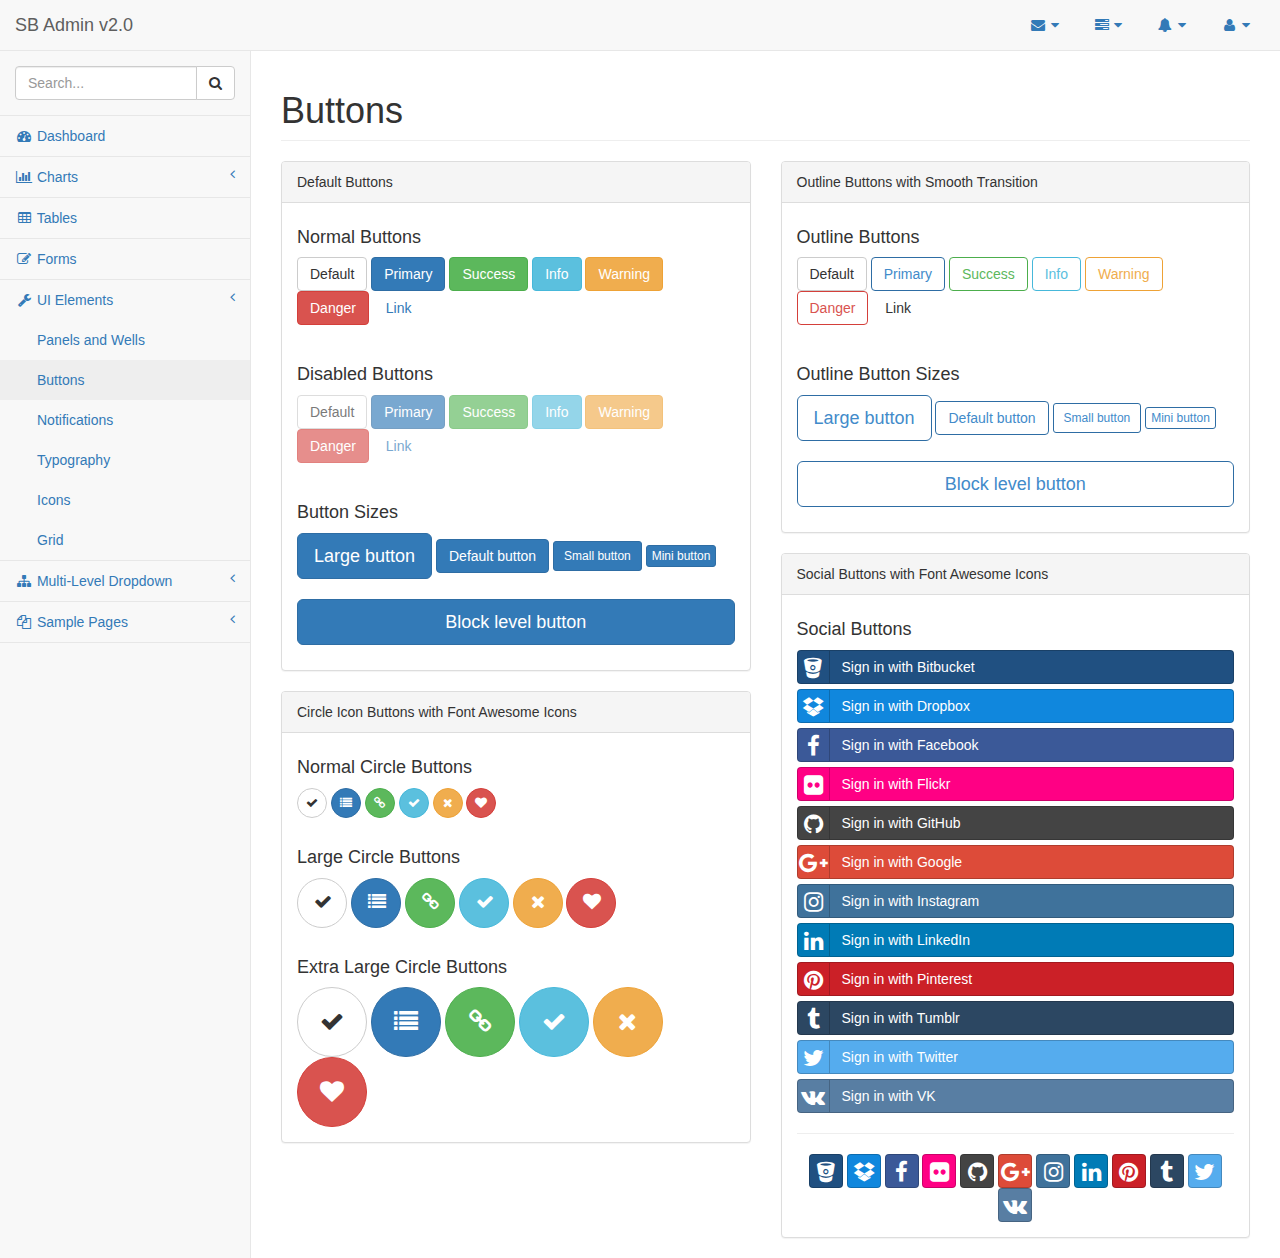
<file: src/main/webapp/resources/sbadmin/pages/buttons.html>
<!DOCTYPE html>
<html lang="en">

<head>

    <meta charset="utf-8">
    <meta http-equiv="X-UA-Compatible" content="IE=edge">
    <meta name="viewport" content="width=device-width, initial-scale=1">
    <meta name="description" content="">
    <meta name="author" content="">

    <title>SB Admin 2 - Bootstrap Admin Theme</title>

    <!-- Bootstrap Core CSS -->
    <link href="../vendor/bootstrap/css/bootstrap.min.css" rel="stylesheet">

    <!-- MetisMenu CSS -->
    <link href="../vendor/metisMenu/metisMenu.min.css" rel="stylesheet">

    <!-- Social Buttons CSS -->
    <link href="../vendor/bootstrap-social/bootstrap-social.css" rel="stylesheet">

    <!-- Custom CSS -->
    <link href="../dist/css/sb-admin-2.css" rel="stylesheet">

    <!-- Custom Fonts -->
    <link href="../vendor/font-awesome/css/font-awesome.min.css" rel="stylesheet" type="text/css">

    <!-- HTML5 Shim and Respond.js IE8 support of HTML5 elements and media queries -->
    <!-- WARNING: Respond.js doesn't work if you view the page via file:// -->
    <!--[if lt IE 9]>
        <script src="https://oss.maxcdn.com/libs/html5shiv/3.7.0/html5shiv.js"></script>
        <script src="https://oss.maxcdn.com/libs/respond.js/1.4.2/respond.min.js"></script>
    <![endif]-->

</head>

<body>

    <div id="wrapper">

        <!-- Navigation -->
        <nav class="navbar navbar-default navbar-static-top" role="navigation" style="margin-bottom: 0">
            <div class="navbar-header">
                <button type="button" class="navbar-toggle" data-toggle="collapse" data-target=".navbar-collapse">
                    <span class="sr-only">Toggle navigation</span>
                    <span class="icon-bar"></span>
                    <span class="icon-bar"></span>
                    <span class="icon-bar"></span>
                </button>
                <a class="navbar-brand" href="index.html">SB Admin v2.0</a>
            </div>
            <!-- /.navbar-header -->

            <ul class="nav navbar-top-links navbar-right">
                <li class="dropdown">
                    <a class="dropdown-toggle" data-toggle="dropdown" href="#">
                        <i class="fa fa-envelope fa-fw"></i> <i class="fa fa-caret-down"></i>
                    </a>
                    <ul class="dropdown-menu dropdown-messages">
                        <li>
                            <a href="#">
                                <div>
                                    <strong>John Smith</strong>
                                    <span class="pull-right text-muted">
                                        <em>Yesterday</em>
                                    </span>
                                </div>
                                <div>Lorem ipsum dolor sit amet, consectetur adipiscing elit. Pellentesque eleifend...</div>
                            </a>
                        </li>
                        <li class="divider"></li>
                        <li>
                            <a href="#">
                                <div>
                                    <strong>John Smith</strong>
                                    <span class="pull-right text-muted">
                                        <em>Yesterday</em>
                                    </span>
                                </div>
                                <div>Lorem ipsum dolor sit amet, consectetur adipiscing elit. Pellentesque eleifend...</div>
                            </a>
                        </li>
                        <li class="divider"></li>
                        <li>
                            <a href="#">
                                <div>
                                    <strong>John Smith</strong>
                                    <span class="pull-right text-muted">
                                        <em>Yesterday</em>
                                    </span>
                                </div>
                                <div>Lorem ipsum dolor sit amet, consectetur adipiscing elit. Pellentesque eleifend...</div>
                            </a>
                        </li>
                        <li class="divider"></li>
                        <li>
                            <a class="text-center" href="#">
                                <strong>Read All Messages</strong>
                                <i class="fa fa-angle-right"></i>
                            </a>
                        </li>
                    </ul>
                    <!-- /.dropdown-messages -->
                </li>
                <!-- /.dropdown -->
                <li class="dropdown">
                    <a class="dropdown-toggle" data-toggle="dropdown" href="#">
                        <i class="fa fa-tasks fa-fw"></i> <i class="fa fa-caret-down"></i>
                    </a>
                    <ul class="dropdown-menu dropdown-tasks">
                        <li>
                            <a href="#">
                                <div>
                                    <p>
                                        <strong>Task 1</strong>
                                        <span class="pull-right text-muted">40% Complete</span>
                                    </p>
                                    <div class="progress progress-striped active">
                                        <div class="progress-bar progress-bar-success" role="progressbar" aria-valuenow="40" aria-valuemin="0" aria-valuemax="100" style="width: 40%">
                                            <span class="sr-only">40% Complete (success)</span>
                                        </div>
                                    </div>
                                </div>
                            </a>
                        </li>
                        <li class="divider"></li>
                        <li>
                            <a href="#">
                                <div>
                                    <p>
                                        <strong>Task 2</strong>
                                        <span class="pull-right text-muted">20% Complete</span>
                                    </p>
                                    <div class="progress progress-striped active">
                                        <div class="progress-bar progress-bar-info" role="progressbar" aria-valuenow="20" aria-valuemin="0" aria-valuemax="100" style="width: 20%">
                                            <span class="sr-only">20% Complete</span>
                                        </div>
                                    </div>
                                </div>
                            </a>
                        </li>
                        <li class="divider"></li>
                        <li>
                            <a href="#">
                                <div>
                                    <p>
                                        <strong>Task 3</strong>
                                        <span class="pull-right text-muted">60% Complete</span>
                                    </p>
                                    <div class="progress progress-striped active">
                                        <div class="progress-bar progress-bar-warning" role="progressbar" aria-valuenow="60" aria-valuemin="0" aria-valuemax="100" style="width: 60%">
                                            <span class="sr-only">60% Complete (warning)</span>
                                        </div>
                                    </div>
                                </div>
                            </a>
                        </li>
                        <li class="divider"></li>
                        <li>
                            <a href="#">
                                <div>
                                    <p>
                                        <strong>Task 4</strong>
                                        <span class="pull-right text-muted">80% Complete</span>
                                    </p>
                                    <div class="progress progress-striped active">
                                        <div class="progress-bar progress-bar-danger" role="progressbar" aria-valuenow="80" aria-valuemin="0" aria-valuemax="100" style="width: 80%">
                                            <span class="sr-only">80% Complete (danger)</span>
                                        </div>
                                    </div>
                                </div>
                            </a>
                        </li>
                        <li class="divider"></li>
                        <li>
                            <a class="text-center" href="#">
                                <strong>See All Tasks</strong>
                                <i class="fa fa-angle-right"></i>
                            </a>
                        </li>
                    </ul>
                    <!-- /.dropdown-tasks -->
                </li>
                <!-- /.dropdown -->
                <li class="dropdown">
                    <a class="dropdown-toggle" data-toggle="dropdown" href="#">
                        <i class="fa fa-bell fa-fw"></i> <i class="fa fa-caret-down"></i>
                    </a>
                    <ul class="dropdown-menu dropdown-alerts">
                        <li>
                            <a href="#">
                                <div>
                                    <i class="fa fa-comment fa-fw"></i> New Comment
                                    <span class="pull-right text-muted small">4 minutes ago</span>
                                </div>
                            </a>
                        </li>
                        <li class="divider"></li>
                        <li>
                            <a href="#">
                                <div>
                                    <i class="fa fa-twitter fa-fw"></i> 3 New Followers
                                    <span class="pull-right text-muted small">12 minutes ago</span>
                                </div>
                            </a>
                        </li>
                        <li class="divider"></li>
                        <li>
                            <a href="#">
                                <div>
                                    <i class="fa fa-envelope fa-fw"></i> Message Sent
                                    <span class="pull-right text-muted small">4 minutes ago</span>
                                </div>
                            </a>
                        </li>
                        <li class="divider"></li>
                        <li>
                            <a href="#">
                                <div>
                                    <i class="fa fa-tasks fa-fw"></i> New Task
                                    <span class="pull-right text-muted small">4 minutes ago</span>
                                </div>
                            </a>
                        </li>
                        <li class="divider"></li>
                        <li>
                            <a href="#">
                                <div>
                                    <i class="fa fa-upload fa-fw"></i> Server Rebooted
                                    <span class="pull-right text-muted small">4 minutes ago</span>
                                </div>
                            </a>
                        </li>
                        <li class="divider"></li>
                        <li>
                            <a class="text-center" href="#">
                                <strong>See All Alerts</strong>
                                <i class="fa fa-angle-right"></i>
                            </a>
                        </li>
                    </ul>
                    <!-- /.dropdown-alerts -->
                </li>
                <!-- /.dropdown -->
                <li class="dropdown">
                    <a class="dropdown-toggle" data-toggle="dropdown" href="#">
                        <i class="fa fa-user fa-fw"></i> <i class="fa fa-caret-down"></i>
                    </a>
                    <ul class="dropdown-menu dropdown-user">
                        <li><a href="#"><i class="fa fa-user fa-fw"></i> User Profile</a>
                        </li>
                        <li><a href="#"><i class="fa fa-gear fa-fw"></i> Settings</a>
                        </li>
                        <li class="divider"></li>
                        <li><a href="login.html"><i class="fa fa-sign-out fa-fw"></i> Logout</a>
                        </li>
                    </ul>
                    <!-- /.dropdown-user -->
                </li>
                <!-- /.dropdown -->
            </ul>
            <!-- /.navbar-top-links -->

            <div class="navbar-default sidebar" role="navigation">
                <div class="sidebar-nav navbar-collapse">
                    <ul class="nav" id="side-menu">
                        <li class="sidebar-search">
                            <div class="input-group custom-search-form">
                                <input type="text" class="form-control" placeholder="Search...">
                                <span class="input-group-btn">
                                <button class="btn btn-default" type="button">
                                    <i class="fa fa-search"></i>
                                </button>
                            </span>
                            </div>
                            <!-- /input-group -->
                        </li>
                        <li>
                            <a href="index.html"><i class="fa fa-dashboard fa-fw"></i> Dashboard</a>
                        </li>
                        <li>
                            <a href="#"><i class="fa fa-bar-chart-o fa-fw"></i> Charts<span class="fa arrow"></span></a>
                            <ul class="nav nav-second-level">
                                <li>
                                    <a href="flot.html">Flot Charts</a>
                                </li>
                                <li>
                                    <a href="morris.html">Morris.js Charts</a>
                                </li>
                            </ul>
                            <!-- /.nav-second-level -->
                        </li>
                        <li>
                            <a href="tables.html"><i class="fa fa-table fa-fw"></i> Tables</a>
                        </li>
                        <li>
                            <a href="forms.html"><i class="fa fa-edit fa-fw"></i> Forms</a>
                        </li>
                        <li>
                            <a href="#"><i class="fa fa-wrench fa-fw"></i> UI Elements<span class="fa arrow"></span></a>
                            <ul class="nav nav-second-level">
                                <li>
                                    <a href="panels-wells.html">Panels and Wells</a>
                                </li>
                                <li>
                                    <a href="buttons.html">Buttons</a>
                                </li>
                                <li>
                                    <a href="notifications.html">Notifications</a>
                                </li>
                                <li>
                                    <a href="typography.html">Typography</a>
                                </li>
                                <li>
                                    <a href="icons.html"> Icons</a>
                                </li>
                                <li>
                                    <a href="grid.html">Grid</a>
                                </li>
                            </ul>
                            <!-- /.nav-second-level -->
                        </li>
                        <li>
                            <a href="#"><i class="fa fa-sitemap fa-fw"></i> Multi-Level Dropdown<span class="fa arrow"></span></a>
                            <ul class="nav nav-second-level">
                                <li>
                                    <a href="#">Second Level Item</a>
                                </li>
                                <li>
                                    <a href="#">Second Level Item</a>
                                </li>
                                <li>
                                    <a href="#">Third Level <span class="fa arrow"></span></a>
                                    <ul class="nav nav-third-level">
                                        <li>
                                            <a href="#">Third Level Item</a>
                                        </li>
                                        <li>
                                            <a href="#">Third Level Item</a>
                                        </li>
                                        <li>
                                            <a href="#">Third Level Item</a>
                                        </li>
                                        <li>
                                            <a href="#">Third Level Item</a>
                                        </li>
                                    </ul>
                                    <!-- /.nav-third-level -->
                                </li>
                            </ul>
                            <!-- /.nav-second-level -->
                        </li>
                        <li>
                            <a href="#"><i class="fa fa-files-o fa-fw"></i> Sample Pages<span class="fa arrow"></span></a>
                            <ul class="nav nav-second-level">
                                <li>
                                    <a href="blank.html">Blank Page</a>
                                </li>
                                <li>
                                    <a href="login.html">Login Page</a>
                                </li>
                            </ul>
                            <!-- /.nav-second-level -->
                        </li>
                    </ul>
                </div>
                <!-- /.sidebar-collapse -->
            </div>
            <!-- /.navbar-static-side -->
        </nav>

        <!-- Page Content -->
        <div id="page-wrapper">
            <div class="row">
                <div class="col-lg-12">
                    <h1 class="page-header">Buttons</h1>
                </div>
                <!-- /.col-lg-12 -->
            </div>
            <!-- /.row -->
            <div class="row">
                <div class="col-lg-6">
                    <div class="panel panel-default">
                        <div class="panel-heading">
                            Default Buttons
                        </div>
                        <!-- /.panel-heading -->
                        <div class="panel-body">
                            <h4>Normal Buttons</h4>
                            <p>
                                <button type="button" class="btn btn-default">Default</button>
                                <button type="button" class="btn btn-primary">Primary</button>
                                <button type="button" class="btn btn-success">Success</button>
                                <button type="button" class="btn btn-info">Info</button>
                                <button type="button" class="btn btn-warning">Warning</button>
                                <button type="button" class="btn btn-danger">Danger</button>
                                <button type="button" class="btn btn-link">Link</button>
                            </p>
                            <br>
                            <h4>Disabled Buttons</h4>
                            <p>
                                <button type="button" class="btn btn-default disabled">Default</button>
                                <button type="button" class="btn btn-primary disabled">Primary</button>
                                <button type="button" class="btn btn-success disabled">Success</button>
                                <button type="button" class="btn btn-info disabled">Info</button>
                                <button type="button" class="btn btn-warning disabled">Warning</button>
                                <button type="button" class="btn btn-danger disabled">Danger</button>
                                <button type="button" class="btn btn-link disabled">Link</button>
                            </p>
                            <br>
                            <h4>Button Sizes</h4>
                            <p>
                                <button type="button" class="btn btn-primary btn-lg">Large button</button>
                                <button type="button" class="btn btn-primary">Default button</button>
                                <button type="button" class="btn btn-primary btn-sm">Small button</button>
                                <button type="button" class="btn btn-primary btn-xs">Mini button</button>
                                <br>
                                <br>
                                <button type="button" class="btn btn-primary btn-lg btn-block">Block level button</button>
                            </p>
                        </div>
                        <!-- /.panel-body -->
                    </div>
                    <!-- /.panel -->
                    <div class="panel panel-default">
                        <div class="panel-heading">
                            Circle Icon Buttons with Font Awesome Icons
                        </div>
                        <!-- /.panel-heading -->
                        <div class="panel-body">
                            <h4>Normal Circle Buttons</h4>
                            <button type="button" class="btn btn-default btn-circle"><i class="fa fa-check"></i>
                            </button>
                            <button type="button" class="btn btn-primary btn-circle"><i class="fa fa-list"></i>
                            </button>
                            <button type="button" class="btn btn-success btn-circle"><i class="fa fa-link"></i>
                            </button>
                            <button type="button" class="btn btn-info btn-circle"><i class="fa fa-check"></i>
                            </button>
                            <button type="button" class="btn btn-warning btn-circle"><i class="fa fa-times"></i>
                            </button>
                            <button type="button" class="btn btn-danger btn-circle"><i class="fa fa-heart"></i>
                            </button>
                            <br>
                            <br>
                            <h4>Large Circle Buttons</h4>
                            <button type="button" class="btn btn-default btn-circle btn-lg"><i class="fa fa-check"></i>
                            </button>
                            <button type="button" class="btn btn-primary btn-circle btn-lg"><i class="fa fa-list"></i>
                            </button>
                            <button type="button" class="btn btn-success btn-circle btn-lg"><i class="fa fa-link"></i>
                            </button>
                            <button type="button" class="btn btn-info btn-circle btn-lg"><i class="fa fa-check"></i>
                            </button>
                            <button type="button" class="btn btn-warning btn-circle btn-lg"><i class="fa fa-times"></i>
                            </button>
                            <button type="button" class="btn btn-danger btn-circle btn-lg"><i class="fa fa-heart"></i>
                            </button>
                            <br>
                            <br>
                            <h4>Extra Large Circle Buttons</h4>
                            <button type="button" class="btn btn-default btn-circle btn-xl"><i class="fa fa-check"></i>
                            </button>
                            <button type="button" class="btn btn-primary btn-circle btn-xl"><i class="fa fa-list"></i>
                            </button>
                            <button type="button" class="btn btn-success btn-circle btn-xl"><i class="fa fa-link"></i>
                            </button>
                            <button type="button" class="btn btn-info btn-circle btn-xl"><i class="fa fa-check"></i>
                            </button>
                            <button type="button" class="btn btn-warning btn-circle btn-xl"><i class="fa fa-times"></i>
                            </button>
                            <button type="button" class="btn btn-danger btn-circle btn-xl"><i class="fa fa-heart"></i>
                            </button>
                        </div>
                        <!-- /.panel-body -->
                    </div>
                    <!-- /.panel -->
                </div>
                <!-- /.col-lg-6 -->
                <div class="col-lg-6">
                    <div class="panel panel-default">
                        <div class="panel-heading">
                            Outline Buttons with Smooth Transition
                        </div>
                        <!-- /.panel-heading -->
                        <div class="panel-body">
                            <h4>Outline Buttons</h4>
                            <p>
                                <button type="button" class="btn btn-outline btn-default">Default</button>
                                <button type="button" class="btn btn-outline btn-primary">Primary</button>
                                <button type="button" class="btn btn-outline btn-success">Success</button>
                                <button type="button" class="btn btn-outline btn-info">Info</button>
                                <button type="button" class="btn btn-outline btn-warning">Warning</button>
                                <button type="button" class="btn btn-outline btn-danger">Danger</button>
                                <button type="button" class="btn btn-outline btn-link">Link</button>
                            </p>
                            <br>
                            <h4>Outline Button Sizes</h4>
                            <p>
                                <button type="button" class="btn btn-outline btn-primary btn-lg">Large button</button>
                                <button type="button" class="btn btn-outline btn-primary">Default button</button>
                                <button type="button" class="btn btn-outline btn-primary btn-sm">Small button</button>
                                <button type="button" class="btn btn-outline btn-primary btn-xs">Mini button</button>
                                <br>
                                <br>
                                <button type="button" class="btn btn-outline btn-primary btn-lg btn-block">Block level button</button>
                            </p>
                        </div>
                        <!-- /.panel-body -->
                    </div>
                    <!-- /.panel -->
                    <div class="panel panel-default">
                        <div class="panel-heading">
                            Social Buttons with Font Awesome Icons
                        </div>
                        <!-- /.panel-heading -->
                        <div class="panel-body">
                            <h4>Social Buttons</h4>
                            <a class="btn btn-block btn-social btn-bitbucket">
                                <i class="fa fa-bitbucket"></i> Sign in with Bitbucket
                            </a>
                            <a class="btn btn-block btn-social btn-dropbox">
                                <i class="fa fa-dropbox"></i> Sign in with Dropbox
                            </a>
                            <a class="btn btn-block btn-social btn-facebook">
                                <i class="fa fa-facebook"></i> Sign in with Facebook
                            </a>
                            <a class="btn btn-block btn-social btn-flickr">
                                <i class="fa fa-flickr"></i> Sign in with Flickr
                            </a>
                            <a class="btn btn-block btn-social btn-github">
                                <i class="fa fa-github"></i> Sign in with GitHub
                            </a>
                            <a class="btn btn-block btn-social btn-google-plus">
                                <i class="fa fa-google-plus"></i> Sign in with Google
                            </a>
                            <a class="btn btn-block btn-social btn-instagram">
                                <i class="fa fa-instagram"></i> Sign in with Instagram
                            </a>
                            <a class="btn btn-block btn-social btn-linkedin">
                                <i class="fa fa-linkedin"></i> Sign in with LinkedIn
                            </a>
                            <a class="btn btn-block btn-social btn-pinterest">
                                <i class="fa fa-pinterest"></i> Sign in with Pinterest
                            </a>
                            <a class="btn btn-block btn-social btn-tumblr">
                                <i class="fa fa-tumblr"></i> Sign in with Tumblr
                            </a>
                            <a class="btn btn-block btn-social btn-twitter">
                                <i class="fa fa-twitter"></i> Sign in with Twitter
                            </a>
                            <a class="btn btn-block btn-social btn-vk">
                                <i class="fa fa-vk"></i> Sign in with VK
                            </a>

                            <hr>

                            <div class="text-center">
                                <a class="btn btn-social-icon btn-bitbucket"><i class="fa fa-bitbucket"></i></a>
                                <a class="btn btn-social-icon btn-dropbox"><i class="fa fa-dropbox"></i></a>
                                <a class="btn btn-social-icon btn-facebook"><i class="fa fa-facebook"></i></a>
                                <a class="btn btn-social-icon btn-flickr"><i class="fa fa-flickr"></i></a>
                                <a class="btn btn-social-icon btn-github"><i class="fa fa-github"></i></a>
                                <a class="btn btn-social-icon btn-google-plus"><i class="fa fa-google-plus"></i></a>
                                <a class="btn btn-social-icon btn-instagram"><i class="fa fa-instagram"></i></a>
                                <a class="btn btn-social-icon btn-linkedin"><i class="fa fa-linkedin"></i></a>
                                <a class="btn btn-social-icon btn-pinterest"><i class="fa fa-pinterest"></i></a>
                                <a class="btn btn-social-icon btn-tumblr"><i class="fa fa-tumblr"></i></a>
                                <a class="btn btn-social-icon btn-twitter"><i class="fa fa-twitter"></i></a>
                                <a class="btn btn-social-icon btn-vk"><i class="fa fa-vk"></i></a>
                            </div>
                        </div>
                        <!-- /.panel-body -->
                    </div>
                    <!-- /.panel -->
                </div>
                <!-- /.col-lg-6 -->
            </div>
            <!-- /.row -->
        </div>
        <!-- /#page-wrapper -->

    </div>
    <!-- /#wrapper -->

    <!-- jQuery -->
    <script src="../vendor/jquery/jquery.min.js"></script>

    <!-- Bootstrap Core JavaScript -->
    <script src="../vendor/bootstrap/js/bootstrap.min.js"></script>

    <!-- Metis Menu Plugin JavaScript -->
    <script src="../vendor/metisMenu/metisMenu.min.js"></script>

    <!-- Custom Theme JavaScript -->
    <script src="../dist/js/sb-admin-2.js"></script>

</body>

</html>
</file>
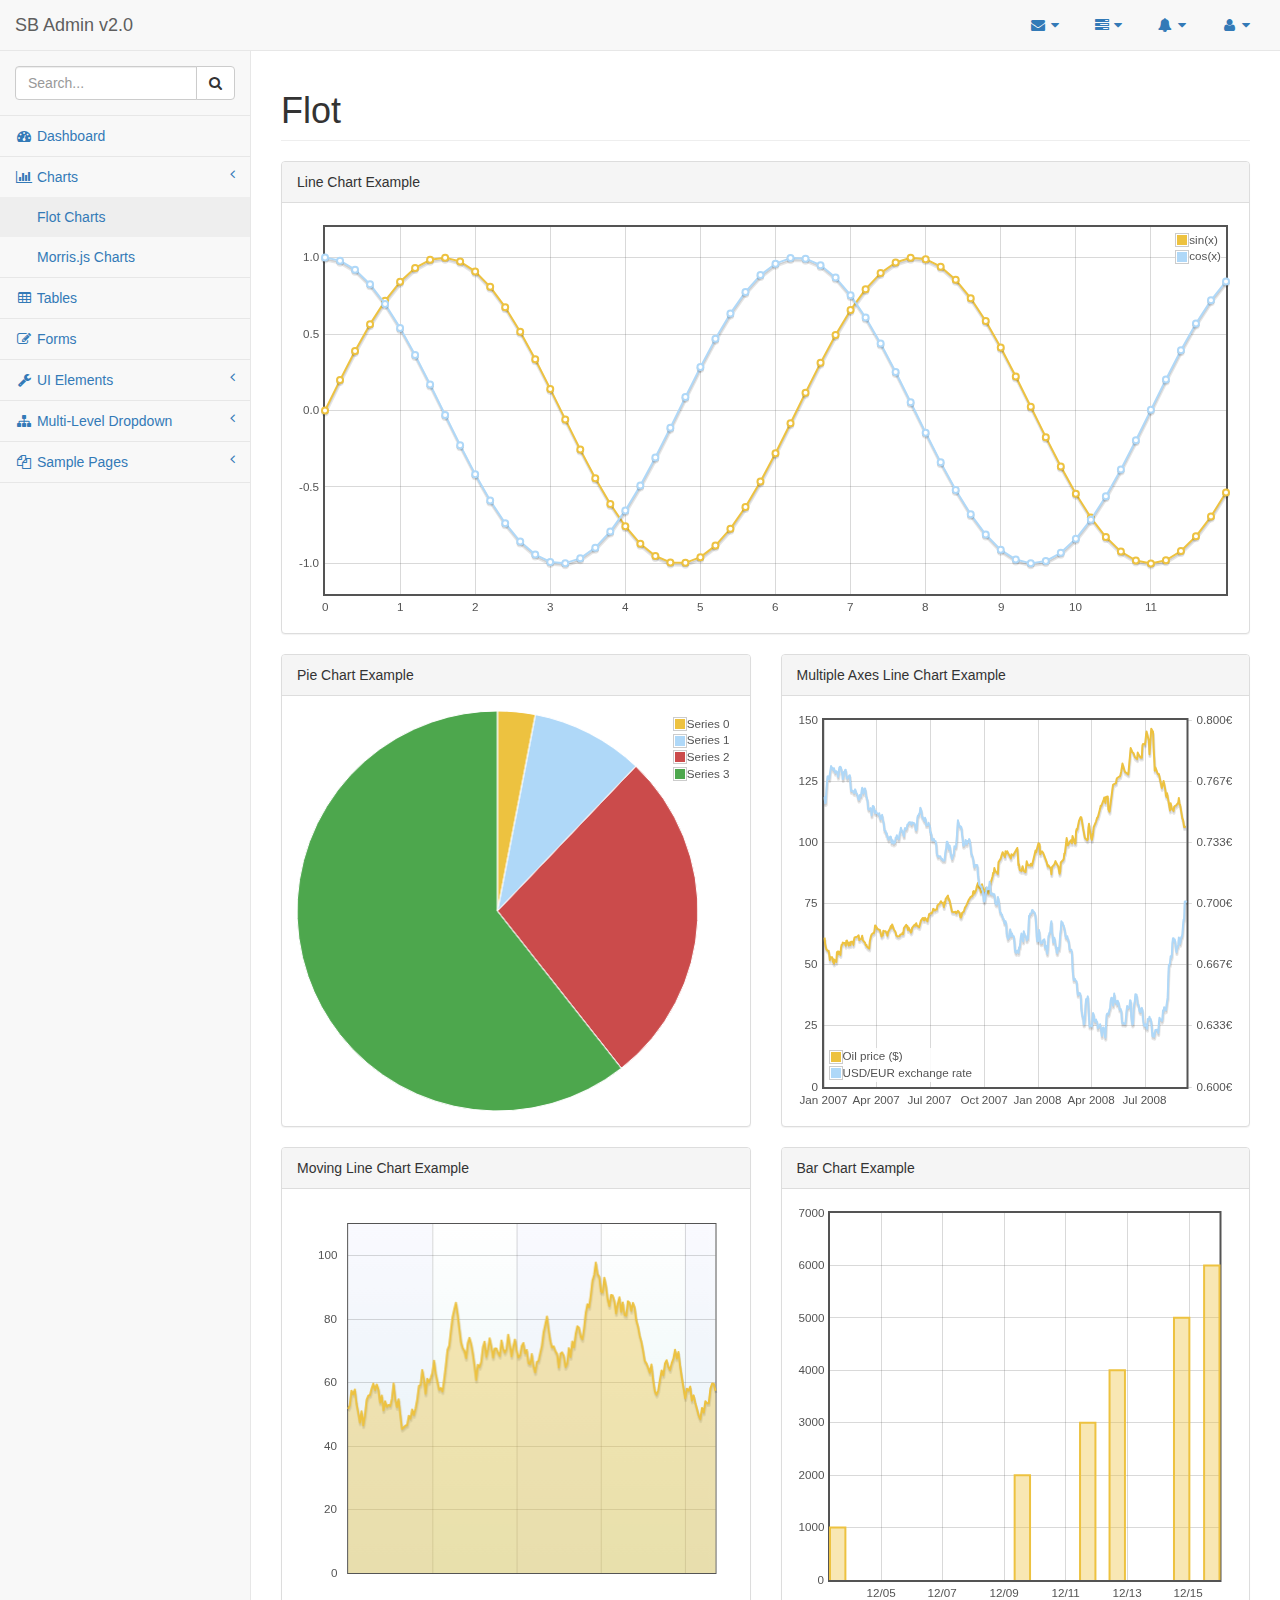
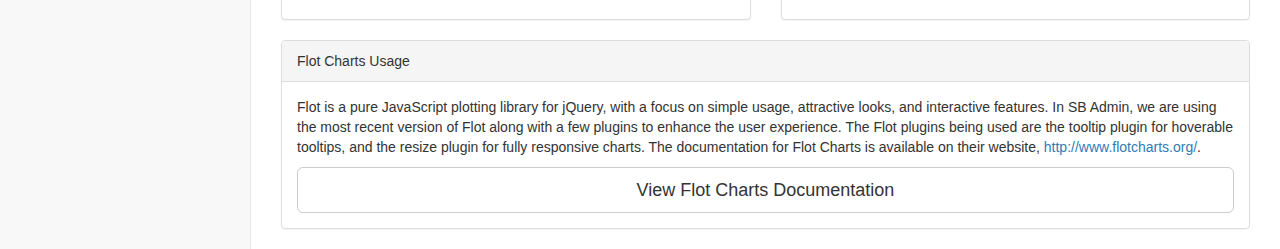
<file: src/main/webapp/resources/sbadmin/pages/flot.html>
<!DOCTYPE html>
<html lang="en">

<head>

    <meta charset="utf-8">
    <meta http-equiv="X-UA-Compatible" content="IE=edge">
    <meta name="viewport" content="width=device-width, initial-scale=1">
    <meta name="description" content="">
    <meta name="author" content="">

    <title>SB Admin 2 - Bootstrap Admin Theme</title>

    <!-- Bootstrap Core CSS -->
    <link href="../vendor/bootstrap/css/bootstrap.min.css" rel="stylesheet">

    <!-- MetisMenu CSS -->
    <link href="../vendor/metisMenu/metisMenu.min.css" rel="stylesheet">

    <!-- Custom CSS -->
    <link href="../dist/css/sb-admin-2.css" rel="stylesheet">

    <!-- Morris Charts CSS -->
    <link href="../vendor/morrisjs/morris.css" rel="stylesheet">

    <!-- Custom Fonts -->
    <link href="../vendor/font-awesome/css/font-awesome.min.css" rel="stylesheet" type="text/css">

    <!-- HTML5 Shim and Respond.js IE8 support of HTML5 elements and media queries -->
    <!-- WARNING: Respond.js doesn't work if you view the page via file:// -->
    <!--[if lt IE 9]>
        <script src="https://oss.maxcdn.com/libs/html5shiv/3.7.0/html5shiv.js"></script>
        <script src="https://oss.maxcdn.com/libs/respond.js/1.4.2/respond.min.js"></script>
    <![endif]-->

</head>

<body>

    <div id="wrapper">

        <!-- Navigation -->
        <nav class="navbar navbar-default navbar-static-top" role="navigation" style="margin-bottom: 0">
            <div class="navbar-header">
                <button type="button" class="navbar-toggle" data-toggle="collapse" data-target=".navbar-collapse">
                    <span class="sr-only">Toggle navigation</span>
                    <span class="icon-bar"></span>
                    <span class="icon-bar"></span>
                    <span class="icon-bar"></span>
                </button>
                <a class="navbar-brand" href="index.html">SB Admin v2.0</a>
            </div>
            <!-- /.navbar-header -->

            <ul class="nav navbar-top-links navbar-right">
                <li class="dropdown">
                    <a class="dropdown-toggle" data-toggle="dropdown" href="#">
                        <i class="fa fa-envelope fa-fw"></i> <i class="fa fa-caret-down"></i>
                    </a>
                    <ul class="dropdown-menu dropdown-messages">
                        <li>
                            <a href="#">
                                <div>
                                    <strong>John Smith</strong>
                                    <span class="pull-right text-muted">
                                        <em>Yesterday</em>
                                    </span>
                                </div>
                                <div>Lorem ipsum dolor sit amet, consectetur adipiscing elit. Pellentesque eleifend...</div>
                            </a>
                        </li>
                        <li class="divider"></li>
                        <li>
                            <a href="#">
                                <div>
                                    <strong>John Smith</strong>
                                    <span class="pull-right text-muted">
                                        <em>Yesterday</em>
                                    </span>
                                </div>
                                <div>Lorem ipsum dolor sit amet, consectetur adipiscing elit. Pellentesque eleifend...</div>
                            </a>
                        </li>
                        <li class="divider"></li>
                        <li>
                            <a href="#">
                                <div>
                                    <strong>John Smith</strong>
                                    <span class="pull-right text-muted">
                                        <em>Yesterday</em>
                                    </span>
                                </div>
                                <div>Lorem ipsum dolor sit amet, consectetur adipiscing elit. Pellentesque eleifend...</div>
                            </a>
                        </li>
                        <li class="divider"></li>
                        <li>
                            <a class="text-center" href="#">
                                <strong>Read All Messages</strong>
                                <i class="fa fa-angle-right"></i>
                            </a>
                        </li>
                    </ul>
                    <!-- /.dropdown-messages -->
                </li>
                <!-- /.dropdown -->
                <li class="dropdown">
                    <a class="dropdown-toggle" data-toggle="dropdown" href="#">
                        <i class="fa fa-tasks fa-fw"></i> <i class="fa fa-caret-down"></i>
                    </a>
                    <ul class="dropdown-menu dropdown-tasks">
                        <li>
                            <a href="#">
                                <div>
                                    <p>
                                        <strong>Task 1</strong>
                                        <span class="pull-right text-muted">40% Complete</span>
                                    </p>
                                    <div class="progress progress-striped active">
                                        <div class="progress-bar progress-bar-success" role="progressbar" aria-valuenow="40" aria-valuemin="0" aria-valuemax="100" style="width: 40%">
                                            <span class="sr-only">40% Complete (success)</span>
                                        </div>
                                    </div>
                                </div>
                            </a>
                        </li>
                        <li class="divider"></li>
                        <li>
                            <a href="#">
                                <div>
                                    <p>
                                        <strong>Task 2</strong>
                                        <span class="pull-right text-muted">20% Complete</span>
                                    </p>
                                    <div class="progress progress-striped active">
                                        <div class="progress-bar progress-bar-info" role="progressbar" aria-valuenow="20" aria-valuemin="0" aria-valuemax="100" style="width: 20%">
                                            <span class="sr-only">20% Complete</span>
                                        </div>
                                    </div>
                                </div>
                            </a>
                        </li>
                        <li class="divider"></li>
                        <li>
                            <a href="#">
                                <div>
                                    <p>
                                        <strong>Task 3</strong>
                                        <span class="pull-right text-muted">60% Complete</span>
                                    </p>
                                    <div class="progress progress-striped active">
                                        <div class="progress-bar progress-bar-warning" role="progressbar" aria-valuenow="60" aria-valuemin="0" aria-valuemax="100" style="width: 60%">
                                            <span class="sr-only">60% Complete (warning)</span>
                                        </div>
                                    </div>
                                </div>
                            </a>
                        </li>
                        <li class="divider"></li>
                        <li>
                            <a href="#">
                                <div>
                                    <p>
                                        <strong>Task 4</strong>
                                        <span class="pull-right text-muted">80% Complete</span>
                                    </p>
                                    <div class="progress progress-striped active">
                                        <div class="progress-bar progress-bar-danger" role="progressbar" aria-valuenow="80" aria-valuemin="0" aria-valuemax="100" style="width: 80%">
                                            <span class="sr-only">80% Complete (danger)</span>
                                        </div>
                                    </div>
                                </div>
                            </a>
                        </li>
                        <li class="divider"></li>
                        <li>
                            <a class="text-center" href="#">
                                <strong>See All Tasks</strong>
                                <i class="fa fa-angle-right"></i>
                            </a>
                        </li>
                    </ul>
                    <!-- /.dropdown-tasks -->
                </li>
                <!-- /.dropdown -->
                <li class="dropdown">
                    <a class="dropdown-toggle" data-toggle="dropdown" href="#">
                        <i class="fa fa-bell fa-fw"></i> <i class="fa fa-caret-down"></i>
                    </a>
                    <ul class="dropdown-menu dropdown-alerts">
                        <li>
                            <a href="#">
                                <div>
                                    <i class="fa fa-comment fa-fw"></i> New Comment
                                    <span class="pull-right text-muted small">4 minutes ago</span>
                                </div>
                            </a>
                        </li>
                        <li class="divider"></li>
                        <li>
                            <a href="#">
                                <div>
                                    <i class="fa fa-twitter fa-fw"></i> 3 New Followers
                                    <span class="pull-right text-muted small">12 minutes ago</span>
                                </div>
                            </a>
                        </li>
                        <li class="divider"></li>
                        <li>
                            <a href="#">
                                <div>
                                    <i class="fa fa-envelope fa-fw"></i> Message Sent
                                    <span class="pull-right text-muted small">4 minutes ago</span>
                                </div>
                            </a>
                        </li>
                        <li class="divider"></li>
                        <li>
                            <a href="#">
                                <div>
                                    <i class="fa fa-tasks fa-fw"></i> New Task
                                    <span class="pull-right text-muted small">4 minutes ago</span>
                                </div>
                            </a>
                        </li>
                        <li class="divider"></li>
                        <li>
                            <a href="#">
                                <div>
                                    <i class="fa fa-upload fa-fw"></i> Server Rebooted
                                    <span class="pull-right text-muted small">4 minutes ago</span>
                                </div>
                            </a>
                        </li>
                        <li class="divider"></li>
                        <li>
                            <a class="text-center" href="#">
                                <strong>See All Alerts</strong>
                                <i class="fa fa-angle-right"></i>
                            </a>
                        </li>
                    </ul>
                    <!-- /.dropdown-alerts -->
                </li>
                <!-- /.dropdown -->
                <li class="dropdown">
                    <a class="dropdown-toggle" data-toggle="dropdown" href="#">
                        <i class="fa fa-user fa-fw"></i> <i class="fa fa-caret-down"></i>
                    </a>
                    <ul class="dropdown-menu dropdown-user">
                        <li><a href="#"><i class="fa fa-user fa-fw"></i> User Profile</a>
                        </li>
                        <li><a href="#"><i class="fa fa-gear fa-fw"></i> Settings</a>
                        </li>
                        <li class="divider"></li>
                        <li><a href="login.html"><i class="fa fa-sign-out fa-fw"></i> Logout</a>
                        </li>
                    </ul>
                    <!-- /.dropdown-user -->
                </li>
                <!-- /.dropdown -->
            </ul>
            <!-- /.navbar-top-links -->

            <div class="navbar-default sidebar" role="navigation">
                <div class="sidebar-nav navbar-collapse">
                    <ul class="nav" id="side-menu">
                        <li class="sidebar-search">
                            <div class="input-group custom-search-form">
                                <input type="text" class="form-control" placeholder="Search...">
                                <span class="input-group-btn">
                                <button class="btn btn-default" type="button">
                                    <i class="fa fa-search"></i>
                                </button>
                            </span>
                            </div>
                            <!-- /input-group -->
                        </li>
                        <li>
                            <a href="index.html"><i class="fa fa-dashboard fa-fw"></i> Dashboard</a>
                        </li>
                        <li>
                            <a href="#"><i class="fa fa-bar-chart-o fa-fw"></i> Charts<span class="fa arrow"></span></a>
                            <ul class="nav nav-second-level">
                                <li>
                                    <a href="flot.html">Flot Charts</a>
                                </li>
                                <li>
                                    <a href="morris.html">Morris.js Charts</a>
                                </li>
                            </ul>
                            <!-- /.nav-second-level -->
                        </li>
                        <li>
                            <a href="tables.html"><i class="fa fa-table fa-fw"></i> Tables</a>
                        </li>
                        <li>
                            <a href="forms.html"><i class="fa fa-edit fa-fw"></i> Forms</a>
                        </li>
                        <li>
                            <a href="#"><i class="fa fa-wrench fa-fw"></i> UI Elements<span class="fa arrow"></span></a>
                            <ul class="nav nav-second-level">
                                <li>
                                    <a href="panels-wells.html">Panels and Wells</a>
                                </li>
                                <li>
                                    <a href="buttons.html">Buttons</a>
                                </li>
                                <li>
                                    <a href="notifications.html">Notifications</a>
                                </li>
                                <li>
                                    <a href="typography.html">Typography</a>
                                </li>
                                <li>
                                    <a href="icons.html"> Icons</a>
                                </li>
                                <li>
                                    <a href="grid.html">Grid</a>
                                </li>
                            </ul>
                            <!-- /.nav-second-level -->
                        </li>
                        <li>
                            <a href="#"><i class="fa fa-sitemap fa-fw"></i> Multi-Level Dropdown<span class="fa arrow"></span></a>
                            <ul class="nav nav-second-level">
                                <li>
                                    <a href="#">Second Level Item</a>
                                </li>
                                <li>
                                    <a href="#">Second Level Item</a>
                                </li>
                                <li>
                                    <a href="#">Third Level <span class="fa arrow"></span></a>
                                    <ul class="nav nav-third-level">
                                        <li>
                                            <a href="#">Third Level Item</a>
                                        </li>
                                        <li>
                                            <a href="#">Third Level Item</a>
                                        </li>
                                        <li>
                                            <a href="#">Third Level Item</a>
                                        </li>
                                        <li>
                                            <a href="#">Third Level Item</a>
                                        </li>
                                    </ul>
                                    <!-- /.nav-third-level -->
                                </li>
                            </ul>
                            <!-- /.nav-second-level -->
                        </li>
                        <li>
                            <a href="#"><i class="fa fa-files-o fa-fw"></i> Sample Pages<span class="fa arrow"></span></a>
                            <ul class="nav nav-second-level">
                                <li>
                                    <a href="blank.html">Blank Page</a>
                                </li>
                                <li>
                                    <a href="login.html">Login Page</a>
                                </li>
                            </ul>
                            <!-- /.nav-second-level -->
                        </li>
                    </ul>
                </div>
                <!-- /.sidebar-collapse -->
            </div>
            <!-- /.navbar-static-side -->
        </nav>

        <div id="page-wrapper">
            <div class="row">
                <div class="col-lg-12">
                    <h1 class="page-header">Flot</h1>
                </div>
                <!-- /.col-lg-12 -->
            </div>
            <!-- /.row -->
            <div class="row">
                <div class="col-lg-12">
                    <div class="panel panel-default">
                        <div class="panel-heading">
                            Line Chart Example
                        </div>
                        <!-- /.panel-heading -->
                        <div class="panel-body">
                            <div class="flot-chart">
                                <div class="flot-chart-content" id="flot-line-chart"></div>
                            </div>
                        </div>
                        <!-- /.panel-body -->
                    </div>
                    <!-- /.panel -->
                </div>
                <!-- /.col-lg-12 -->
                <div class="col-lg-6">
                    <div class="panel panel-default">
                        <div class="panel-heading">
                            Pie Chart Example
                        </div>
                        <!-- /.panel-heading -->
                        <div class="panel-body">
                            <div class="flot-chart">
                                <div class="flot-chart-content" id="flot-pie-chart"></div>
                            </div>
                        </div>
                        <!-- /.panel-body -->
                    </div>
                    <!-- /.panel -->
                </div>
                <!-- /.col-lg-6 -->
                <div class="col-lg-6">
                    <div class="panel panel-default">
                        <div class="panel-heading">
                            Multiple Axes Line Chart Example
                        </div>
                        <!-- /.panel-heading -->
                        <div class="panel-body">
                            <div class="flot-chart">
                                <div class="flot-chart-content" id="flot-line-chart-multi"></div>
                            </div>
                        </div>
                        <!-- /.panel-body -->
                    </div>
                    <!-- /.panel -->
                </div>
                <!-- /.col-lg-6 -->
                <div class="col-lg-6">
                    <div class="panel panel-default">
                        <div class="panel-heading">
                            Moving Line Chart Example
                        </div>
                        <!-- /.panel-heading -->
                        <div class="panel-body">
                            <div class="flot-chart">
                                <div class="flot-chart-content" id="flot-line-chart-moving"></div>
                            </div>
                        </div>
                        <!-- /.panel-body -->
                    </div>
                    <!-- /.panel -->
                </div>
                <!-- /.col-lg-6 -->
                <div class="col-lg-6">
                    <div class="panel panel-default">
                        <div class="panel-heading">
                            Bar Chart Example
                        </div>
                        <!-- /.panel-heading -->
                        <div class="panel-body">
                            <div class="flot-chart">
                                <div class="flot-chart-content" id="flot-bar-chart"></div>
                            </div>
                        </div>
                        <!-- /.panel-body -->
                    </div>
                    <!-- /.panel -->
                </div>
                <!-- /.col-lg-6 -->
                <div class="col-lg-12">
                    <div class="panel panel-default">
                        <div class="panel-heading">
                            Flot Charts Usage
                        </div>
                        <!-- /.panel-heading -->
                        <div class="panel-body">
                            <p>Flot is a pure JavaScript plotting library for jQuery, with a focus on simple usage, attractive looks, and interactive features. In SB Admin, we are using the most recent version of Flot along with a few plugins to enhance the user experience. The Flot plugins being used are the tooltip plugin for hoverable tooltips, and the resize plugin for fully responsive charts. The documentation for Flot Charts is available on their website, <a target="_blank" href="http://www.flotcharts.org/">http://www.flotcharts.org/</a>.</p>
                            <a target="_blank" class="btn btn-default btn-lg btn-block" href="http://www.flotcharts.org/">View Flot Charts Documentation</a>
                        </div>
                        <!-- /.panel-body -->
                    </div>
                    <!-- /.panel -->
                </div>
                <!-- /.col-lg-6 -->
            </div>
            <!-- /.row -->
        </div>
        <!-- /#page-wrapper -->

    </div>
    <!-- /#wrapper -->

    <!-- jQuery -->
    <script src="../vendor/jquery/jquery.min.js"></script>

    <!-- Bootstrap Core JavaScript -->
    <script src="../vendor/bootstrap/js/bootstrap.min.js"></script>

    <!-- Metis Menu Plugin JavaScript -->
    <script src="../vendor/metisMenu/metisMenu.min.js"></script>

    <!-- Flot Charts JavaScript -->
    <script src="../vendor/flot/excanvas.min.js"></script>
    <script src="../vendor/flot/jquery.flot.js"></script>
    <script src="../vendor/flot/jquery.flot.pie.js"></script>
    <script src="../vendor/flot/jquery.flot.resize.js"></script>
    <script src="../vendor/flot/jquery.flot.time.js"></script>
    <script src="../vendor/flot-tooltip/jquery.flot.tooltip.min.js"></script>
    <script src="../data/flot-data.js"></script>

    <!-- Custom Theme JavaScript -->
    <script src="../dist/js/sb-admin-2.js"></script>

</body>

</html>
</file>
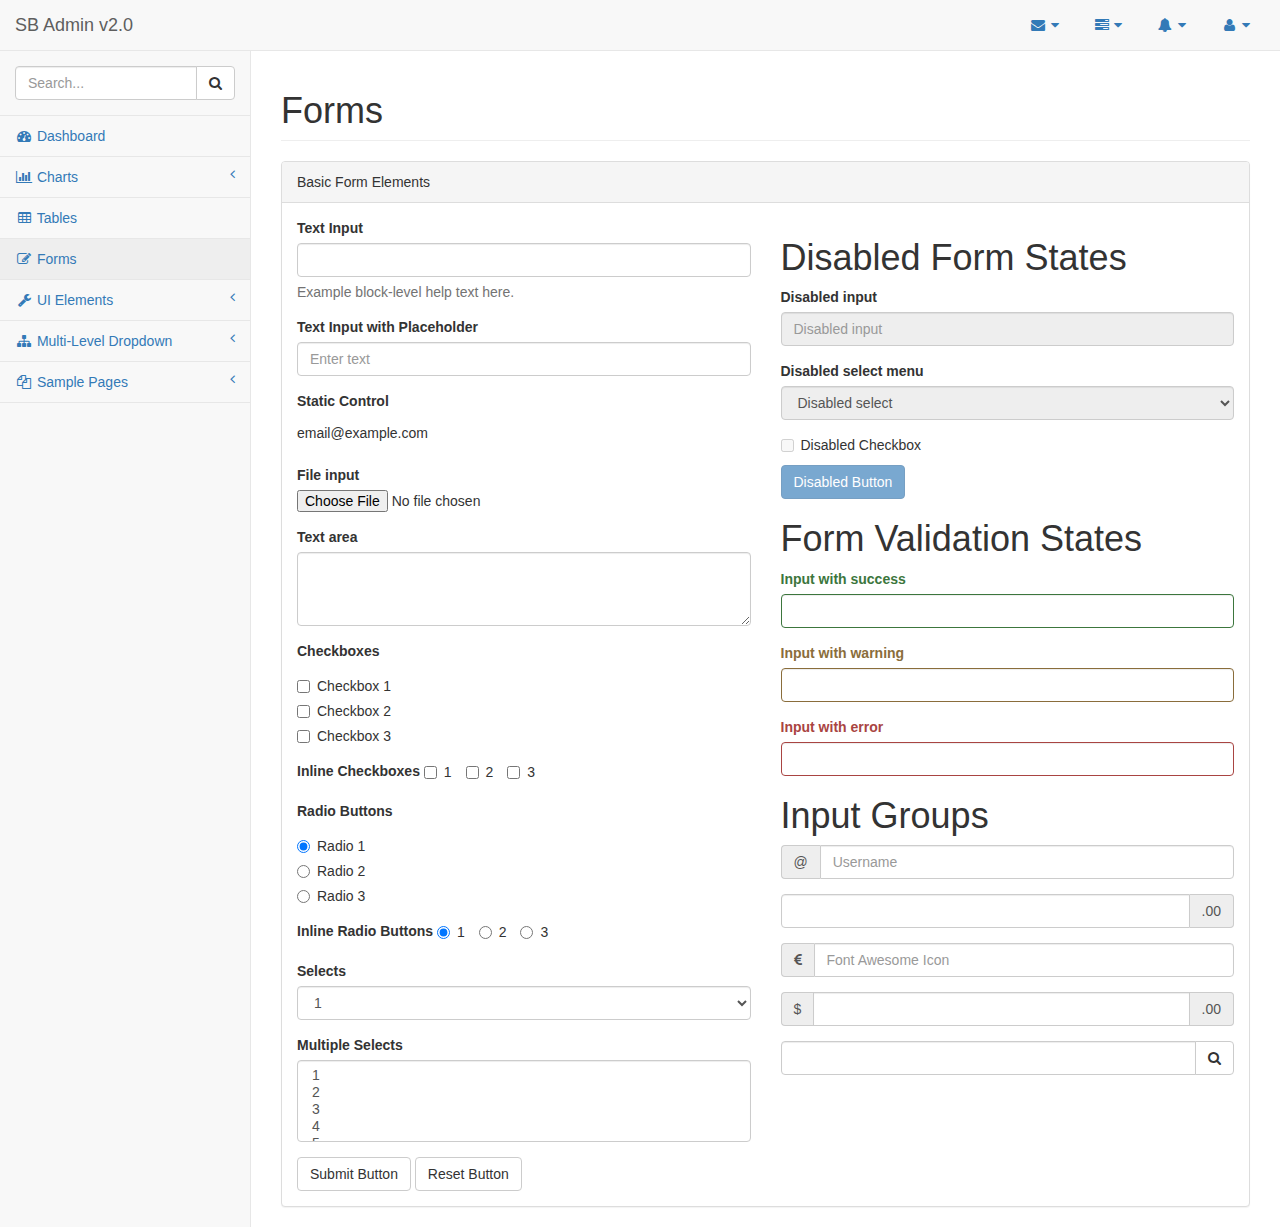
<file: src/main/webapp/resources/sbadmin/pages/forms.html>
<!DOCTYPE html>
<html lang="en">

<head>

    <meta charset="utf-8">
    <meta http-equiv="X-UA-Compatible" content="IE=edge">
    <meta name="viewport" content="width=device-width, initial-scale=1">
    <meta name="description" content="">
    <meta name="author" content="">

    <title>SB Admin 2 - Bootstrap Admin Theme</title>

    <!-- Bootstrap Core CSS -->
    <link href="../vendor/bootstrap/css/bootstrap.min.css" rel="stylesheet">

    <!-- MetisMenu CSS -->
    <link href="../vendor/metisMenu/metisMenu.min.css" rel="stylesheet">

    <!-- Custom CSS -->
    <link href="../dist/css/sb-admin-2.css" rel="stylesheet">

    <!-- Custom Fonts -->
    <link href="../vendor/font-awesome/css/font-awesome.min.css" rel="stylesheet" type="text/css">

    <!-- HTML5 Shim and Respond.js IE8 support of HTML5 elements and media queries -->
    <!-- WARNING: Respond.js doesn't work if you view the page via file:// -->
    <!--[if lt IE 9]>
        <script src="https://oss.maxcdn.com/libs/html5shiv/3.7.0/html5shiv.js"></script>
        <script src="https://oss.maxcdn.com/libs/respond.js/1.4.2/respond.min.js"></script>
    <![endif]-->

</head>

<body>

    <div id="wrapper">

        <!-- Navigation -->
        <nav class="navbar navbar-default navbar-static-top" role="navigation" style="margin-bottom: 0">
            <div class="navbar-header">
                <button type="button" class="navbar-toggle" data-toggle="collapse" data-target=".navbar-collapse">
                    <span class="sr-only">Toggle navigation</span>
                    <span class="icon-bar"></span>
                    <span class="icon-bar"></span>
                    <span class="icon-bar"></span>
                </button>
                <a class="navbar-brand" href="index.html">SB Admin v2.0</a>
            </div>
            <!-- /.navbar-header -->

            <ul class="nav navbar-top-links navbar-right">
                <li class="dropdown">
                    <a class="dropdown-toggle" data-toggle="dropdown" href="#">
                        <i class="fa fa-envelope fa-fw"></i> <i class="fa fa-caret-down"></i>
                    </a>
                    <ul class="dropdown-menu dropdown-messages">
                        <li>
                            <a href="#">
                                <div>
                                    <strong>John Smith</strong>
                                    <span class="pull-right text-muted">
                                        <em>Yesterday</em>
                                    </span>
                                </div>
                                <div>Lorem ipsum dolor sit amet, consectetur adipiscing elit. Pellentesque eleifend...</div>
                            </a>
                        </li>
                        <li class="divider"></li>
                        <li>
                            <a href="#">
                                <div>
                                    <strong>John Smith</strong>
                                    <span class="pull-right text-muted">
                                        <em>Yesterday</em>
                                    </span>
                                </div>
                                <div>Lorem ipsum dolor sit amet, consectetur adipiscing elit. Pellentesque eleifend...</div>
                            </a>
                        </li>
                        <li class="divider"></li>
                        <li>
                            <a href="#">
                                <div>
                                    <strong>John Smith</strong>
                                    <span class="pull-right text-muted">
                                        <em>Yesterday</em>
                                    </span>
                                </div>
                                <div>Lorem ipsum dolor sit amet, consectetur adipiscing elit. Pellentesque eleifend...</div>
                            </a>
                        </li>
                        <li class="divider"></li>
                        <li>
                            <a class="text-center" href="#">
                                <strong>Read All Messages</strong>
                                <i class="fa fa-angle-right"></i>
                            </a>
                        </li>
                    </ul>
                    <!-- /.dropdown-messages -->
                </li>
                <!-- /.dropdown -->
                <li class="dropdown">
                    <a class="dropdown-toggle" data-toggle="dropdown" href="#">
                        <i class="fa fa-tasks fa-fw"></i> <i class="fa fa-caret-down"></i>
                    </a>
                    <ul class="dropdown-menu dropdown-tasks">
                        <li>
                            <a href="#">
                                <div>
                                    <p>
                                        <strong>Task 1</strong>
                                        <span class="pull-right text-muted">40% Complete</span>
                                    </p>
                                    <div class="progress progress-striped active">
                                        <div class="progress-bar progress-bar-success" role="progressbar" aria-valuenow="40" aria-valuemin="0" aria-valuemax="100" style="width: 40%">
                                            <span class="sr-only">40% Complete (success)</span>
                                        </div>
                                    </div>
                                </div>
                            </a>
                        </li>
                        <li class="divider"></li>
                        <li>
                            <a href="#">
                                <div>
                                    <p>
                                        <strong>Task 2</strong>
                                        <span class="pull-right text-muted">20% Complete</span>
                                    </p>
                                    <div class="progress progress-striped active">
                                        <div class="progress-bar progress-bar-info" role="progressbar" aria-valuenow="20" aria-valuemin="0" aria-valuemax="100" style="width: 20%">
                                            <span class="sr-only">20% Complete</span>
                                        </div>
                                    </div>
                                </div>
                            </a>
                        </li>
                        <li class="divider"></li>
                        <li>
                            <a href="#">
                                <div>
                                    <p>
                                        <strong>Task 3</strong>
                                        <span class="pull-right text-muted">60% Complete</span>
                                    </p>
                                    <div class="progress progress-striped active">
                                        <div class="progress-bar progress-bar-warning" role="progressbar" aria-valuenow="60" aria-valuemin="0" aria-valuemax="100" style="width: 60%">
                                            <span class="sr-only">60% Complete (warning)</span>
                                        </div>
                                    </div>
                                </div>
                            </a>
                        </li>
                        <li class="divider"></li>
                        <li>
                            <a href="#">
                                <div>
                                    <p>
                                        <strong>Task 4</strong>
                                        <span class="pull-right text-muted">80% Complete</span>
                                    </p>
                                    <div class="progress progress-striped active">
                                        <div class="progress-bar progress-bar-danger" role="progressbar" aria-valuenow="80" aria-valuemin="0" aria-valuemax="100" style="width: 80%">
                                            <span class="sr-only">80% Complete (danger)</span>
                                        </div>
                                    </div>
                                </div>
                            </a>
                        </li>
                        <li class="divider"></li>
                        <li>
                            <a class="text-center" href="#">
                                <strong>See All Tasks</strong>
                                <i class="fa fa-angle-right"></i>
                            </a>
                        </li>
                    </ul>
                    <!-- /.dropdown-tasks -->
                </li>
                <!-- /.dropdown -->
                <li class="dropdown">
                    <a class="dropdown-toggle" data-toggle="dropdown" href="#">
                        <i class="fa fa-bell fa-fw"></i> <i class="fa fa-caret-down"></i>
                    </a>
                    <ul class="dropdown-menu dropdown-alerts">
                        <li>
                            <a href="#">
                                <div>
                                    <i class="fa fa-comment fa-fw"></i> New Comment
                                    <span class="pull-right text-muted small">4 minutes ago</span>
                                </div>
                            </a>
                        </li>
                        <li class="divider"></li>
                        <li>
                            <a href="#">
                                <div>
                                    <i class="fa fa-twitter fa-fw"></i> 3 New Followers
                                    <span class="pull-right text-muted small">12 minutes ago</span>
                                </div>
                            </a>
                        </li>
                        <li class="divider"></li>
                        <li>
                            <a href="#">
                                <div>
                                    <i class="fa fa-envelope fa-fw"></i> Message Sent
                                    <span class="pull-right text-muted small">4 minutes ago</span>
                                </div>
                            </a>
                        </li>
                        <li class="divider"></li>
                        <li>
                            <a href="#">
                                <div>
                                    <i class="fa fa-tasks fa-fw"></i> New Task
                                    <span class="pull-right text-muted small">4 minutes ago</span>
                                </div>
                            </a>
                        </li>
                        <li class="divider"></li>
                        <li>
                            <a href="#">
                                <div>
                                    <i class="fa fa-upload fa-fw"></i> Server Rebooted
                                    <span class="pull-right text-muted small">4 minutes ago</span>
                                </div>
                            </a>
                        </li>
                        <li class="divider"></li>
                        <li>
                            <a class="text-center" href="#">
                                <strong>See All Alerts</strong>
                                <i class="fa fa-angle-right"></i>
                            </a>
                        </li>
                    </ul>
                    <!-- /.dropdown-alerts -->
                </li>
                <!-- /.dropdown -->
                <li class="dropdown">
                    <a class="dropdown-toggle" data-toggle="dropdown" href="#">
                        <i class="fa fa-user fa-fw"></i> <i class="fa fa-caret-down"></i>
                    </a>
                    <ul class="dropdown-menu dropdown-user">
                        <li><a href="#"><i class="fa fa-user fa-fw"></i> User Profile</a>
                        </li>
                        <li><a href="#"><i class="fa fa-gear fa-fw"></i> Settings</a>
                        </li>
                        <li class="divider"></li>
                        <li><a href="login.html"><i class="fa fa-sign-out fa-fw"></i> Logout</a>
                        </li>
                    </ul>
                    <!-- /.dropdown-user -->
                </li>
                <!-- /.dropdown -->
            </ul>
            <!-- /.navbar-top-links -->

            <div class="navbar-default sidebar" role="navigation">
                <div class="sidebar-nav navbar-collapse">
                    <ul class="nav" id="side-menu">
                        <li class="sidebar-search">
                            <div class="input-group custom-search-form">
                                <input type="text" class="form-control" placeholder="Search...">
                                <span class="input-group-btn">
                                <button class="btn btn-default" type="button">
                                    <i class="fa fa-search"></i>
                                </button>
                            </span>
                            </div>
                            <!-- /input-group -->
                        </li>
                        <li>
                            <a href="index.html"><i class="fa fa-dashboard fa-fw"></i> Dashboard</a>
                        </li>
                        <li>
                            <a href="#"><i class="fa fa-bar-chart-o fa-fw"></i> Charts<span class="fa arrow"></span></a>
                            <ul class="nav nav-second-level">
                                <li>
                                    <a href="flot.html">Flot Charts</a>
                                </li>
                                <li>
                                    <a href="morris.html">Morris.js Charts</a>
                                </li>
                            </ul>
                            <!-- /.nav-second-level -->
                        </li>
                        <li>
                            <a href="tables.html"><i class="fa fa-table fa-fw"></i> Tables</a>
                        </li>
                        <li>
                            <a href="forms.html"><i class="fa fa-edit fa-fw"></i> Forms</a>
                        </li>
                        <li>
                            <a href="#"><i class="fa fa-wrench fa-fw"></i> UI Elements<span class="fa arrow"></span></a>
                            <ul class="nav nav-second-level">
                                <li>
                                    <a href="panels-wells.html">Panels and Wells</a>
                                </li>
                                <li>
                                    <a href="buttons.html">Buttons</a>
                                </li>
                                <li>
                                    <a href="notifications.html">Notifications</a>
                                </li>
                                <li>
                                    <a href="typography.html">Typography</a>
                                </li>
                                <li>
                                    <a href="icons.html"> Icons</a>
                                </li>
                                <li>
                                    <a href="grid.html">Grid</a>
                                </li>
                            </ul>
                            <!-- /.nav-second-level -->
                        </li>
                        <li>
                            <a href="#"><i class="fa fa-sitemap fa-fw"></i> Multi-Level Dropdown<span class="fa arrow"></span></a>
                            <ul class="nav nav-second-level">
                                <li>
                                    <a href="#">Second Level Item</a>
                                </li>
                                <li>
                                    <a href="#">Second Level Item</a>
                                </li>
                                <li>
                                    <a href="#">Third Level <span class="fa arrow"></span></a>
                                    <ul class="nav nav-third-level">
                                        <li>
                                            <a href="#">Third Level Item</a>
                                        </li>
                                        <li>
                                            <a href="#">Third Level Item</a>
                                        </li>
                                        <li>
                                            <a href="#">Third Level Item</a>
                                        </li>
                                        <li>
                                            <a href="#">Third Level Item</a>
                                        </li>
                                    </ul>
                                    <!-- /.nav-third-level -->
                                </li>
                            </ul>
                            <!-- /.nav-second-level -->
                        </li>
                        <li>
                            <a href="#"><i class="fa fa-files-o fa-fw"></i> Sample Pages<span class="fa arrow"></span></a>
                            <ul class="nav nav-second-level">
                                <li>
                                    <a href="blank.html">Blank Page</a>
                                </li>
                                <li>
                                    <a href="login.html">Login Page</a>
                                </li>
                            </ul>
                            <!-- /.nav-second-level -->
                        </li>
                    </ul>
                </div>
                <!-- /.sidebar-collapse -->
            </div>
            <!-- /.navbar-static-side -->
        </nav>

        <div id="page-wrapper">
            <div class="row">
                <div class="col-lg-12">
                    <h1 class="page-header">Forms</h1>
                </div>
                <!-- /.col-lg-12 -->
            </div>
            <!-- /.row -->
            <div class="row">
                <div class="col-lg-12">
                    <div class="panel panel-default">
                        <div class="panel-heading">
                            Basic Form Elements
                        </div>
                        <div class="panel-body">
                            <div class="row">
                                <div class="col-lg-6">
                                    <form role="form">
                                        <div class="form-group">
                                            <label>Text Input</label>
                                            <input class="form-control">
                                            <p class="help-block">Example block-level help text here.</p>
                                        </div>
                                        <div class="form-group">
                                            <label>Text Input with Placeholder</label>
                                            <input class="form-control" placeholder="Enter text">
                                        </div>
                                        <div class="form-group">
                                            <label>Static Control</label>
                                            <p class="form-control-static">email@example.com</p>
                                        </div>
                                        <div class="form-group">
                                            <label>File input</label>
                                            <input type="file">
                                        </div>
                                        <div class="form-group">
                                            <label>Text area</label>
                                            <textarea class="form-control" rows="3"></textarea>
                                        </div>
                                        <div class="form-group">
                                            <label>Checkboxes</label>
                                            <div class="checkbox">
                                                <label>
                                                    <input type="checkbox" value="">Checkbox 1
                                                </label>
                                            </div>
                                            <div class="checkbox">
                                                <label>
                                                    <input type="checkbox" value="">Checkbox 2
                                                </label>
                                            </div>
                                            <div class="checkbox">
                                                <label>
                                                    <input type="checkbox" value="">Checkbox 3
                                                </label>
                                            </div>
                                        </div>
                                        <div class="form-group">
                                            <label>Inline Checkboxes</label>
                                            <label class="checkbox-inline">
                                                <input type="checkbox">1
                                            </label>
                                            <label class="checkbox-inline">
                                                <input type="checkbox">2
                                            </label>
                                            <label class="checkbox-inline">
                                                <input type="checkbox">3
                                            </label>
                                        </div>
                                        <div class="form-group">
                                            <label>Radio Buttons</label>
                                            <div class="radio">
                                                <label>
                                                    <input type="radio" name="optionsRadios" id="optionsRadios1" value="option1" checked>Radio 1
                                                </label>
                                            </div>
                                            <div class="radio">
                                                <label>
                                                    <input type="radio" name="optionsRadios" id="optionsRadios2" value="option2">Radio 2
                                                </label>
                                            </div>
                                            <div class="radio">
                                                <label>
                                                    <input type="radio" name="optionsRadios" id="optionsRadios3" value="option3">Radio 3
                                                </label>
                                            </div>
                                        </div>
                                        <div class="form-group">
                                            <label>Inline Radio Buttons</label>
                                            <label class="radio-inline">
                                                <input type="radio" name="optionsRadiosInline" id="optionsRadiosInline1" value="option1" checked>1
                                            </label>
                                            <label class="radio-inline">
                                                <input type="radio" name="optionsRadiosInline" id="optionsRadiosInline2" value="option2">2
                                            </label>
                                            <label class="radio-inline">
                                                <input type="radio" name="optionsRadiosInline" id="optionsRadiosInline3" value="option3">3
                                            </label>
                                        </div>
                                        <div class="form-group">
                                            <label>Selects</label>
                                            <select class="form-control">
                                                <option>1</option>
                                                <option>2</option>
                                                <option>3</option>
                                                <option>4</option>
                                                <option>5</option>
                                            </select>
                                        </div>
                                        <div class="form-group">
                                            <label>Multiple Selects</label>
                                            <select multiple class="form-control">
                                                <option>1</option>
                                                <option>2</option>
                                                <option>3</option>
                                                <option>4</option>
                                                <option>5</option>
                                            </select>
                                        </div>
                                        <button type="submit" class="btn btn-default">Submit Button</button>
                                        <button type="reset" class="btn btn-default">Reset Button</button>
                                    </form>
                                </div>
                                <!-- /.col-lg-6 (nested) -->
                                <div class="col-lg-6">
                                    <h1>Disabled Form States</h1>
                                    <form role="form">
                                        <fieldset disabled>
                                            <div class="form-group">
                                                <label for="disabledSelect">Disabled input</label>
                                                <input class="form-control" id="disabledInput" type="text" placeholder="Disabled input" disabled>
                                            </div>
                                            <div class="form-group">
                                                <label for="disabledSelect">Disabled select menu</label>
                                                <select id="disabledSelect" class="form-control">
                                                    <option>Disabled select</option>
                                                </select>
                                            </div>
                                            <div class="checkbox">
                                                <label>
                                                    <input type="checkbox">Disabled Checkbox
                                                </label>
                                            </div>
                                            <button type="submit" class="btn btn-primary">Disabled Button</button>
                                        </fieldset>
                                    </form>
                                    <h1>Form Validation States</h1>
                                    <form role="form">
                                        <div class="form-group has-success">
                                            <label class="control-label" for="inputSuccess">Input with success</label>
                                            <input type="text" class="form-control" id="inputSuccess">
                                        </div>
                                        <div class="form-group has-warning">
                                            <label class="control-label" for="inputWarning">Input with warning</label>
                                            <input type="text" class="form-control" id="inputWarning">
                                        </div>
                                        <div class="form-group has-error">
                                            <label class="control-label" for="inputError">Input with error</label>
                                            <input type="text" class="form-control" id="inputError">
                                        </div>
                                    </form>
                                    <h1>Input Groups</h1>
                                    <form role="form">
                                        <div class="form-group input-group">
                                            <span class="input-group-addon">@</span>
                                            <input type="text" class="form-control" placeholder="Username">
                                        </div>
                                        <div class="form-group input-group">
                                            <input type="text" class="form-control">
                                            <span class="input-group-addon">.00</span>
                                        </div>
                                        <div class="form-group input-group">
                                            <span class="input-group-addon"><i class="fa fa-eur"></i>
                                            </span>
                                            <input type="text" class="form-control" placeholder="Font Awesome Icon">
                                        </div>
                                        <div class="form-group input-group">
                                            <span class="input-group-addon">$</span>
                                            <input type="text" class="form-control">
                                            <span class="input-group-addon">.00</span>
                                        </div>
                                        <div class="form-group input-group">
                                            <input type="text" class="form-control">
                                            <span class="input-group-btn">
                                                <button class="btn btn-default" type="button"><i class="fa fa-search"></i>
                                                </button>
                                            </span>
                                        </div>
                                    </form>
                                </div>
                                <!-- /.col-lg-6 (nested) -->
                            </div>
                            <!-- /.row (nested) -->
                        </div>
                        <!-- /.panel-body -->
                    </div>
                    <!-- /.panel -->
                </div>
                <!-- /.col-lg-12 -->
            </div>
            <!-- /.row -->
        </div>
        <!-- /#page-wrapper -->

    </div>
    <!-- /#wrapper -->

    <!-- jQuery -->
    <script src="../vendor/jquery/jquery.min.js"></script>

    <!-- Bootstrap Core JavaScript -->
    <script src="../vendor/bootstrap/js/bootstrap.min.js"></script>

    <!-- Metis Menu Plugin JavaScript -->
    <script src="../vendor/metisMenu/metisMenu.min.js"></script>

    <!-- Custom Theme JavaScript -->
    <script src="../dist/js/sb-admin-2.js"></script>

</body>

</html>
</file>
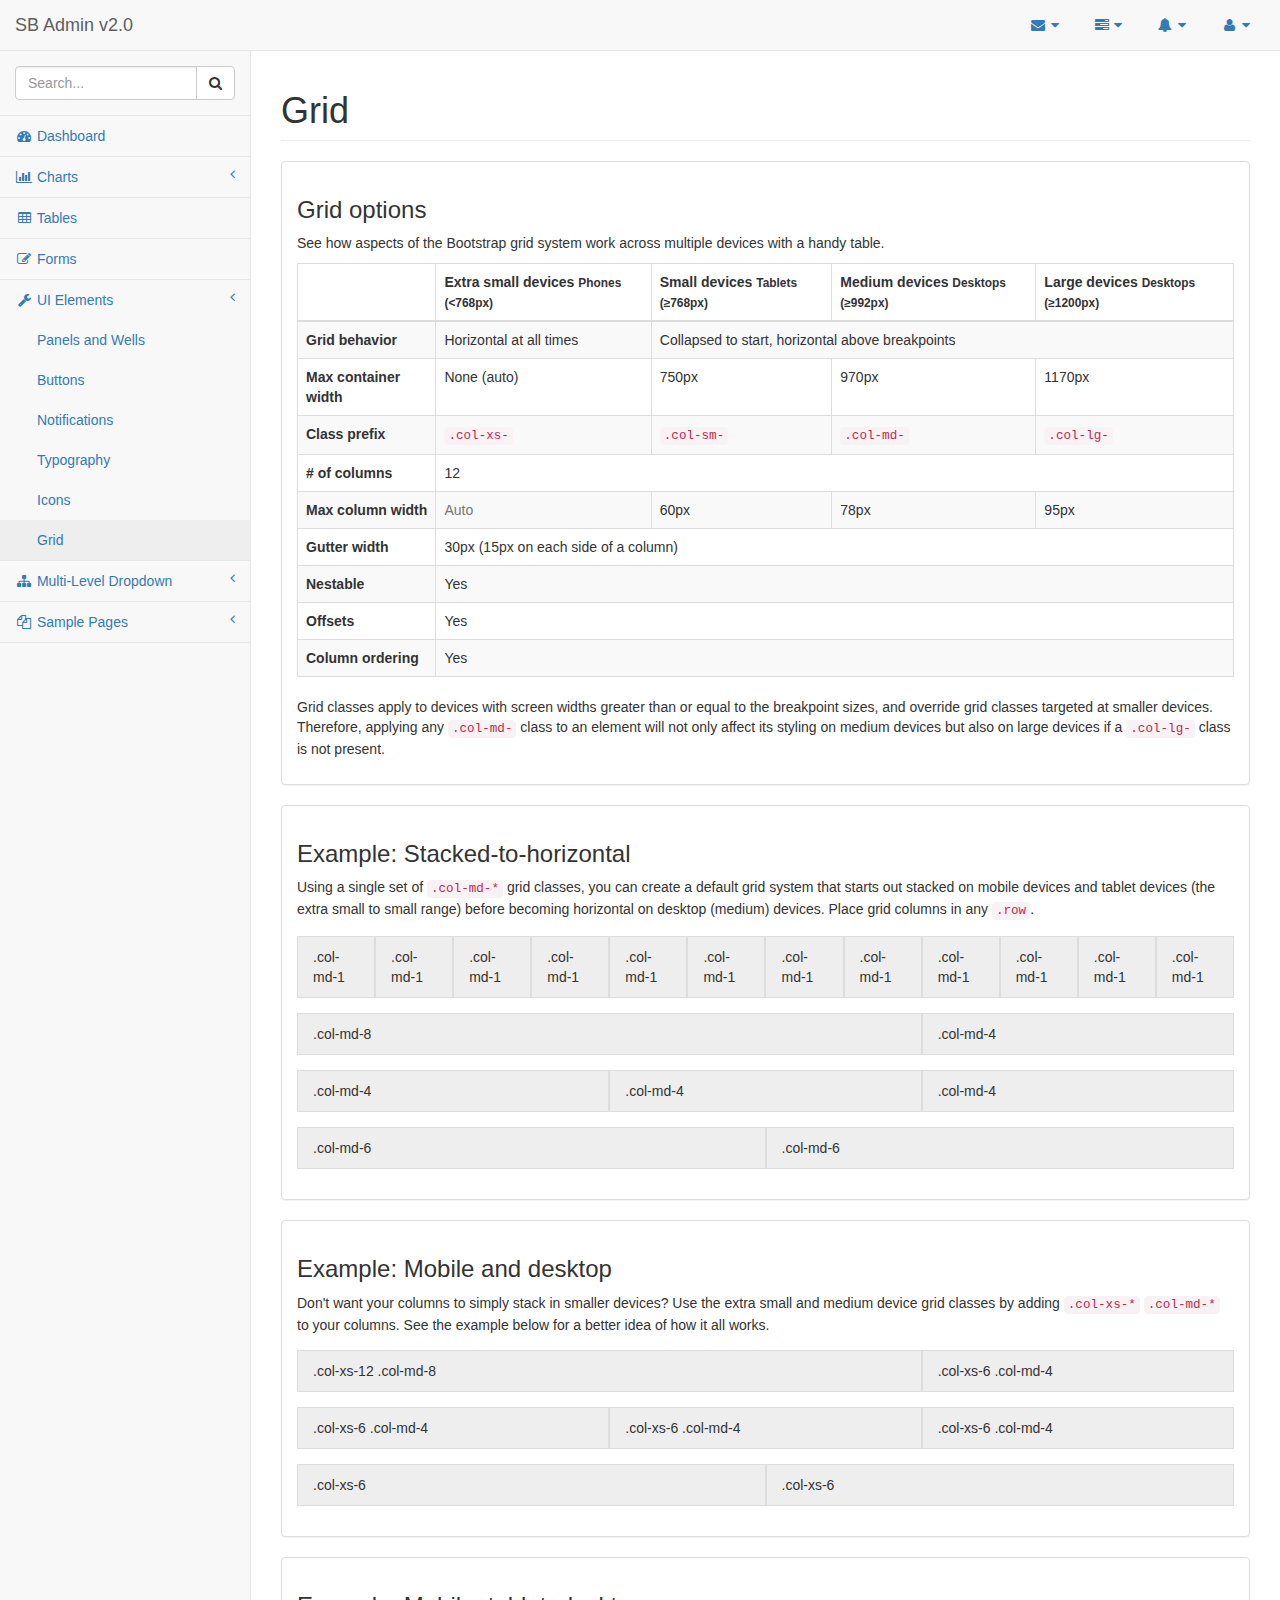
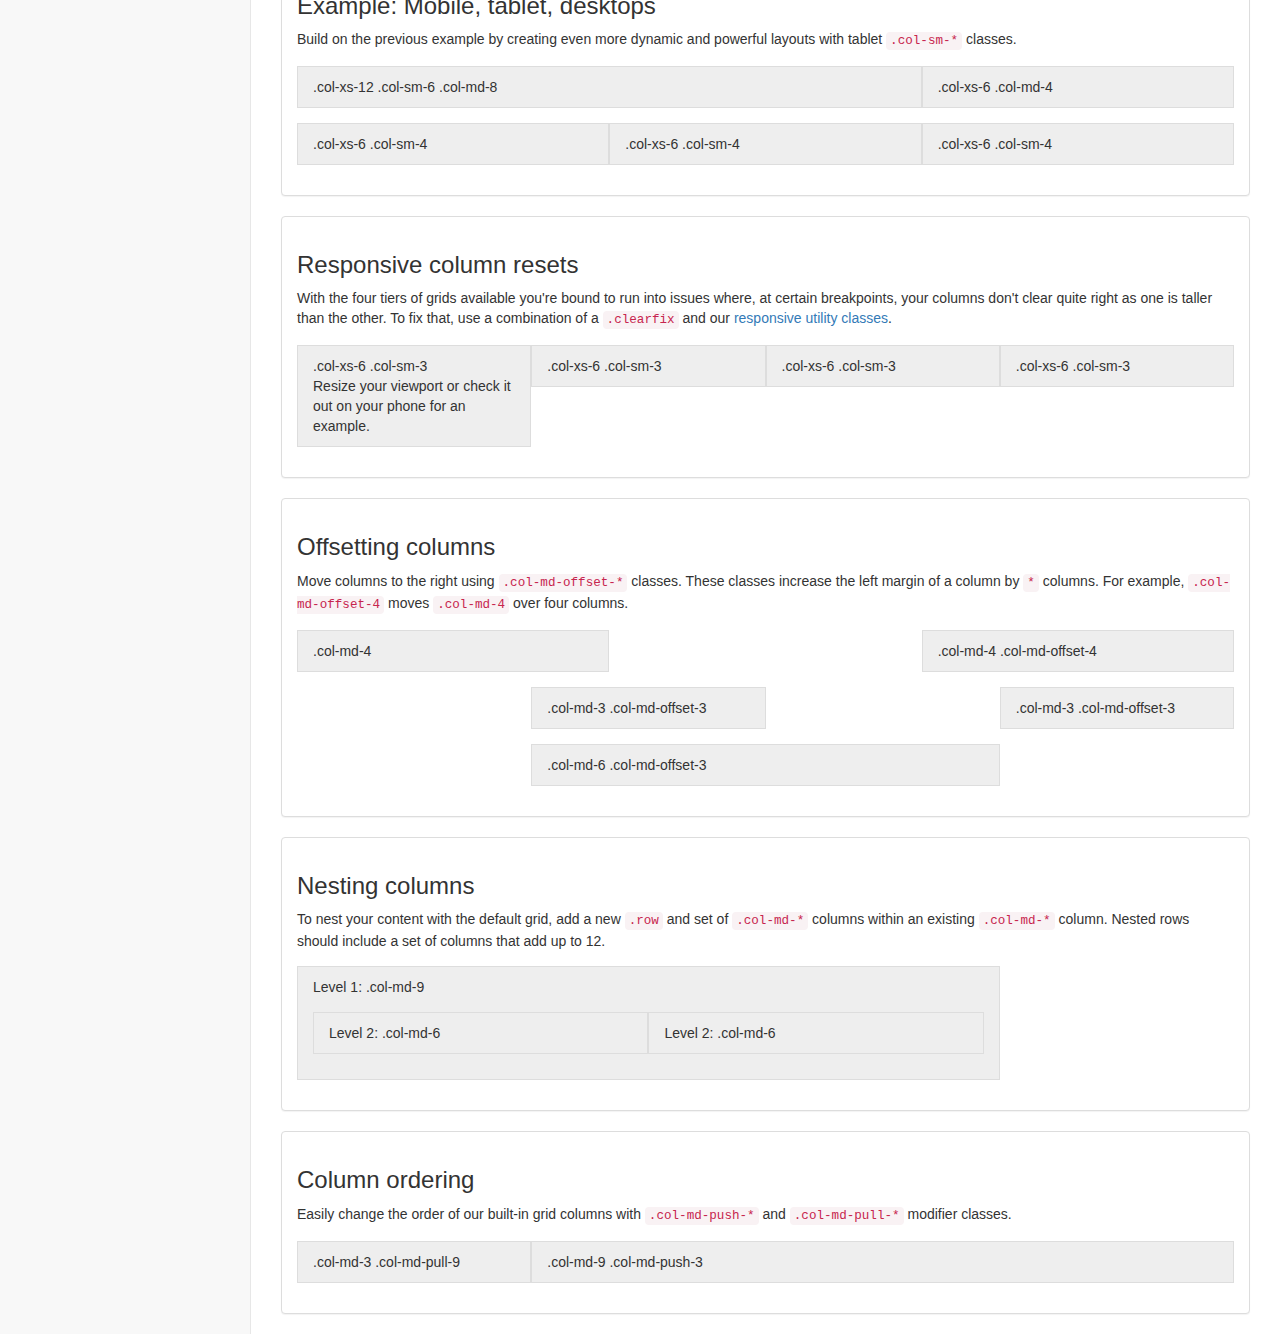
<file: src/main/webapp/resources/sbadmin/pages/grid.html>
<!DOCTYPE html>
<html lang="en">

<head>

    <meta charset="utf-8">
    <meta http-equiv="X-UA-Compatible" content="IE=edge">
    <meta name="viewport" content="width=device-width, initial-scale=1">
    <meta name="description" content="">
    <meta name="author" content="">

    <title>SB Admin 2 - Bootstrap Admin Theme</title>

    <!-- Bootstrap Core CSS -->
    <link href="../vendor/bootstrap/css/bootstrap.min.css" rel="stylesheet">

    <!-- MetisMenu CSS -->
    <link href="../vendor/metisMenu/metisMenu.min.css" rel="stylesheet">

    <!-- Custom CSS -->
    <link href="../dist/css/sb-admin-2.css" rel="stylesheet">

    <!-- Custom Fonts -->
    <link href="../vendor/font-awesome/css/font-awesome.min.css" rel="stylesheet" type="text/css">

    <!-- HTML5 Shim and Respond.js IE8 support of HTML5 elements and media queries -->
    <!-- WARNING: Respond.js doesn't work if you view the page via file:// -->
    <!--[if lt IE 9]>
        <script src="https://oss.maxcdn.com/libs/html5shiv/3.7.0/html5shiv.js"></script>
        <script src="https://oss.maxcdn.com/libs/respond.js/1.4.2/respond.min.js"></script>
    <![endif]-->

</head>

<body>

    <div id="wrapper">

        <!-- Navigation -->
        <nav class="navbar navbar-default navbar-static-top" role="navigation" style="margin-bottom: 0">
            <div class="navbar-header">
                <button type="button" class="navbar-toggle" data-toggle="collapse" data-target=".navbar-collapse">
                    <span class="sr-only">Toggle navigation</span>
                    <span class="icon-bar"></span>
                    <span class="icon-bar"></span>
                    <span class="icon-bar"></span>
                </button>
                <a class="navbar-brand" href="index.html">SB Admin v2.0</a>
            </div>
            <!-- /.navbar-header -->

            <ul class="nav navbar-top-links navbar-right">
                <li class="dropdown">
                    <a class="dropdown-toggle" data-toggle="dropdown" href="#">
                        <i class="fa fa-envelope fa-fw"></i> <i class="fa fa-caret-down"></i>
                    </a>
                    <ul class="dropdown-menu dropdown-messages">
                        <li>
                            <a href="#">
                                <div>
                                    <strong>John Smith</strong>
                                    <span class="pull-right text-muted">
                                        <em>Yesterday</em>
                                    </span>
                                </div>
                                <div>Lorem ipsum dolor sit amet, consectetur adipiscing elit. Pellentesque eleifend...</div>
                            </a>
                        </li>
                        <li class="divider"></li>
                        <li>
                            <a href="#">
                                <div>
                                    <strong>John Smith</strong>
                                    <span class="pull-right text-muted">
                                        <em>Yesterday</em>
                                    </span>
                                </div>
                                <div>Lorem ipsum dolor sit amet, consectetur adipiscing elit. Pellentesque eleifend...</div>
                            </a>
                        </li>
                        <li class="divider"></li>
                        <li>
                            <a href="#">
                                <div>
                                    <strong>John Smith</strong>
                                    <span class="pull-right text-muted">
                                        <em>Yesterday</em>
                                    </span>
                                </div>
                                <div>Lorem ipsum dolor sit amet, consectetur adipiscing elit. Pellentesque eleifend...</div>
                            </a>
                        </li>
                        <li class="divider"></li>
                        <li>
                            <a class="text-center" href="#">
                                <strong>Read All Messages</strong>
                                <i class="fa fa-angle-right"></i>
                            </a>
                        </li>
                    </ul>
                    <!-- /.dropdown-messages -->
                </li>
                <!-- /.dropdown -->
                <li class="dropdown">
                    <a class="dropdown-toggle" data-toggle="dropdown" href="#">
                        <i class="fa fa-tasks fa-fw"></i> <i class="fa fa-caret-down"></i>
                    </a>
                    <ul class="dropdown-menu dropdown-tasks">
                        <li>
                            <a href="#">
                                <div>
                                    <p>
                                        <strong>Task 1</strong>
                                        <span class="pull-right text-muted">40% Complete</span>
                                    </p>
                                    <div class="progress progress-striped active">
                                        <div class="progress-bar progress-bar-success" role="progressbar" aria-valuenow="40" aria-valuemin="0" aria-valuemax="100" style="width: 40%">
                                            <span class="sr-only">40% Complete (success)</span>
                                        </div>
                                    </div>
                                </div>
                            </a>
                        </li>
                        <li class="divider"></li>
                        <li>
                            <a href="#">
                                <div>
                                    <p>
                                        <strong>Task 2</strong>
                                        <span class="pull-right text-muted">20% Complete</span>
                                    </p>
                                    <div class="progress progress-striped active">
                                        <div class="progress-bar progress-bar-info" role="progressbar" aria-valuenow="20" aria-valuemin="0" aria-valuemax="100" style="width: 20%">
                                            <span class="sr-only">20% Complete</span>
                                        </div>
                                    </div>
                                </div>
                            </a>
                        </li>
                        <li class="divider"></li>
                        <li>
                            <a href="#">
                                <div>
                                    <p>
                                        <strong>Task 3</strong>
                                        <span class="pull-right text-muted">60% Complete</span>
                                    </p>
                                    <div class="progress progress-striped active">
                                        <div class="progress-bar progress-bar-warning" role="progressbar" aria-valuenow="60" aria-valuemin="0" aria-valuemax="100" style="width: 60%">
                                            <span class="sr-only">60% Complete (warning)</span>
                                        </div>
                                    </div>
                                </div>
                            </a>
                        </li>
                        <li class="divider"></li>
                        <li>
                            <a href="#">
                                <div>
                                    <p>
                                        <strong>Task 4</strong>
                                        <span class="pull-right text-muted">80% Complete</span>
                                    </p>
                                    <div class="progress progress-striped active">
                                        <div class="progress-bar progress-bar-danger" role="progressbar" aria-valuenow="80" aria-valuemin="0" aria-valuemax="100" style="width: 80%">
                                            <span class="sr-only">80% Complete (danger)</span>
                                        </div>
                                    </div>
                                </div>
                            </a>
                        </li>
                        <li class="divider"></li>
                        <li>
                            <a class="text-center" href="#">
                                <strong>See All Tasks</strong>
                                <i class="fa fa-angle-right"></i>
                            </a>
                        </li>
                    </ul>
                    <!-- /.dropdown-tasks -->
                </li>
                <!-- /.dropdown -->
                <li class="dropdown">
                    <a class="dropdown-toggle" data-toggle="dropdown" href="#">
                        <i class="fa fa-bell fa-fw"></i> <i class="fa fa-caret-down"></i>
                    </a>
                    <ul class="dropdown-menu dropdown-alerts">
                        <li>
                            <a href="#">
                                <div>
                                    <i class="fa fa-comment fa-fw"></i> New Comment
                                    <span class="pull-right text-muted small">4 minutes ago</span>
                                </div>
                            </a>
                        </li>
                        <li class="divider"></li>
                        <li>
                            <a href="#">
                                <div>
                                    <i class="fa fa-twitter fa-fw"></i> 3 New Followers
                                    <span class="pull-right text-muted small">12 minutes ago</span>
                                </div>
                            </a>
                        </li>
                        <li class="divider"></li>
                        <li>
                            <a href="#">
                                <div>
                                    <i class="fa fa-envelope fa-fw"></i> Message Sent
                                    <span class="pull-right text-muted small">4 minutes ago</span>
                                </div>
                            </a>
                        </li>
                        <li class="divider"></li>
                        <li>
                            <a href="#">
                                <div>
                                    <i class="fa fa-tasks fa-fw"></i> New Task
                                    <span class="pull-right text-muted small">4 minutes ago</span>
                                </div>
                            </a>
                        </li>
                        <li class="divider"></li>
                        <li>
                            <a href="#">
                                <div>
                                    <i class="fa fa-upload fa-fw"></i> Server Rebooted
                                    <span class="pull-right text-muted small">4 minutes ago</span>
                                </div>
                            </a>
                        </li>
                        <li class="divider"></li>
                        <li>
                            <a class="text-center" href="#">
                                <strong>See All Alerts</strong>
                                <i class="fa fa-angle-right"></i>
                            </a>
                        </li>
                    </ul>
                    <!-- /.dropdown-alerts -->
                </li>
                <!-- /.dropdown -->
                <li class="dropdown">
                    <a class="dropdown-toggle" data-toggle="dropdown" href="#">
                        <i class="fa fa-user fa-fw"></i> <i class="fa fa-caret-down"></i>
                    </a>
                    <ul class="dropdown-menu dropdown-user">
                        <li><a href="#"><i class="fa fa-user fa-fw"></i> User Profile</a>
                        </li>
                        <li><a href="#"><i class="fa fa-gear fa-fw"></i> Settings</a>
                        </li>
                        <li class="divider"></li>
                        <li><a href="login.html"><i class="fa fa-sign-out fa-fw"></i> Logout</a>
                        </li>
                    </ul>
                    <!-- /.dropdown-user -->
                </li>
                <!-- /.dropdown -->
            </ul>
            <!-- /.navbar-top-links -->

            <div class="navbar-default sidebar" role="navigation">
                <div class="sidebar-nav navbar-collapse">
                    <ul class="nav" id="side-menu">
                        <li class="sidebar-search">
                            <div class="input-group custom-search-form">
                                <input type="text" class="form-control" placeholder="Search...">
                                <span class="input-group-btn">
                                <button class="btn btn-default" type="button">
                                    <i class="fa fa-search"></i>
                                </button>
                            </span>
                            </div>
                            <!-- /input-group -->
                        </li>
                        <li>
                            <a href="index.html"><i class="fa fa-dashboard fa-fw"></i> Dashboard</a>
                        </li>
                        <li>
                            <a href="#"><i class="fa fa-bar-chart-o fa-fw"></i> Charts<span class="fa arrow"></span></a>
                            <ul class="nav nav-second-level">
                                <li>
                                    <a href="flot.html">Flot Charts</a>
                                </li>
                                <li>
                                    <a href="morris.html">Morris.js Charts</a>
                                </li>
                            </ul>
                            <!-- /.nav-second-level -->
                        </li>
                        <li>
                            <a href="tables.html"><i class="fa fa-table fa-fw"></i> Tables</a>
                        </li>
                        <li>
                            <a href="forms.html"><i class="fa fa-edit fa-fw"></i> Forms</a>
                        </li>
                        <li>
                            <a href="#"><i class="fa fa-wrench fa-fw"></i> UI Elements<span class="fa arrow"></span></a>
                            <ul class="nav nav-second-level">
                                <li>
                                    <a href="panels-wells.html">Panels and Wells</a>
                                </li>
                                <li>
                                    <a href="buttons.html">Buttons</a>
                                </li>
                                <li>
                                    <a href="notifications.html">Notifications</a>
                                </li>
                                <li>
                                    <a href="typography.html">Typography</a>
                                </li>
                                <li>
                                    <a href="icons.html"> Icons</a>
                                </li>
                                <li>
                                    <a href="grid.html">Grid</a>
                                </li>
                            </ul>
                            <!-- /.nav-second-level -->
                        </li>
                        <li>
                            <a href="#"><i class="fa fa-sitemap fa-fw"></i> Multi-Level Dropdown<span class="fa arrow"></span></a>
                            <ul class="nav nav-second-level">
                                <li>
                                    <a href="#">Second Level Item</a>
                                </li>
                                <li>
                                    <a href="#">Second Level Item</a>
                                </li>
                                <li>
                                    <a href="#">Third Level <span class="fa arrow"></span></a>
                                    <ul class="nav nav-third-level">
                                        <li>
                                            <a href="#">Third Level Item</a>
                                        </li>
                                        <li>
                                            <a href="#">Third Level Item</a>
                                        </li>
                                        <li>
                                            <a href="#">Third Level Item</a>
                                        </li>
                                        <li>
                                            <a href="#">Third Level Item</a>
                                        </li>
                                    </ul>
                                    <!-- /.nav-third-level -->
                                </li>
                            </ul>
                            <!-- /.nav-second-level -->
                        </li>
                        <li>
                            <a href="#"><i class="fa fa-files-o fa-fw"></i> Sample Pages<span class="fa arrow"></span></a>
                            <ul class="nav nav-second-level">
                                <li>
                                    <a href="blank.html">Blank Page</a>
                                </li>
                                <li>
                                    <a href="login.html">Login Page</a>
                                </li>
                            </ul>
                            <!-- /.nav-second-level -->
                        </li>
                    </ul>
                </div>
                <!-- /.sidebar-collapse -->
            </div>
            <!-- /.navbar-static-side -->
        </nav>

        <div id="page-wrapper">
            <div class="row">
                <div class="col-lg-12">
                    <h1 class="page-header">Grid</h1>
                </div>
                <!-- /.col-lg-12 -->
            </div>
            <!-- /.row -->
            <div class="row">
                <div class="col-lg-12">
                    <div class="panel panel-default">
                        <div class="panel-body">
                            <h3>Grid options</h3>
                            <p>See how aspects of the Bootstrap grid system work across multiple devices with a handy table.</p>
                            <div class="table-responsive">
                                <table class="table table-bordered table-striped">
                                    <thead>
                                        <tr>
                                            <th></th>
                                            <th>
                                                Extra small devices
                                                <small>Phones (&lt;768px)</small>
                                            </th>
                                            <th>
                                                Small devices
                                                <small>Tablets (&ge;768px)</small>
                                            </th>
                                            <th>
                                                Medium devices
                                                <small>Desktops (&ge;992px)</small>
                                            </th>
                                            <th>
                                                Large devices
                                                <small>Desktops (&ge;1200px)</small>
                                            </th>
                                        </tr>
                                    </thead>
                                    <tbody>
                                        <tr>
                                            <th>Grid behavior</th>
                                            <td>Horizontal at all times</td>
                                            <td colspan="3">Collapsed to start, horizontal above breakpoints</td>
                                        </tr>
                                        <tr>
                                            <th>Max container width</th>
                                            <td>None (auto)</td>
                                            <td>750px</td>
                                            <td>970px</td>
                                            <td>1170px</td>
                                        </tr>
                                        <tr>
                                            <th>Class prefix</th>
                                            <td>
                                                <code>.col-xs-</code>
                                            </td>
                                            <td>
                                                <code>.col-sm-</code>
                                            </td>
                                            <td>
                                                <code>.col-md-</code>
                                            </td>
                                            <td>
                                                <code>.col-lg-</code>
                                            </td>
                                        </tr>
                                        <tr>
                                            <th># of columns</th>
                                            <td colspan="4">12</td>
                                        </tr>
                                        <tr>
                                            <th>Max column width</th>
                                            <td class="text-muted">Auto</td>
                                            <td>60px</td>
                                            <td>78px</td>
                                            <td>95px</td>
                                        </tr>
                                        <tr>
                                            <th>Gutter width</th>
                                            <td colspan="4">30px (15px on each side of a column)</td>
                                        </tr>
                                        <tr>
                                            <th>Nestable</th>
                                            <td colspan="4">Yes</td>
                                        </tr>
                                        <tr>
                                            <th>Offsets</th>
                                            <td colspan="4">Yes</td>
                                        </tr>
                                        <tr>
                                            <th>Column ordering</th>
                                            <td colspan="4">Yes</td>
                                        </tr>
                                    </tbody>
                                </table>
                            </div>
                            <p>Grid classes apply to devices with screen widths greater than or equal to the breakpoint sizes, and override grid classes targeted at smaller devices. Therefore, applying any
                                <code>.col-md-</code> class to an element will not only affect its styling on medium devices but also on large devices if a
                                <code>.col-lg-</code> class is not present.</p>
                        </div>
                    </div>
                </div>
                <!-- /.col-lg-12 -->
            </div>
            <!-- /.row -->

            <div class="row">
                <div class="col-lg-12">
                    <div class="panel panel-default">
                        <div class="panel-body">
                            <h3>Example: Stacked-to-horizontal</h3>
                            <p>Using a single set of
                                <code>.col-md-*</code> grid classes, you can create a default grid system that starts out stacked on mobile devices and tablet devices (the extra small to small range) before becoming horizontal on desktop (medium) devices. Place grid columns in any
                                <code>.row</code>.</p>
                            <div class="row show-grid">
                                <div class="col-md-1">.col-md-1</div>
                                <div class="col-md-1">.col-md-1</div>
                                <div class="col-md-1">.col-md-1</div>
                                <div class="col-md-1">.col-md-1</div>
                                <div class="col-md-1">.col-md-1</div>
                                <div class="col-md-1">.col-md-1</div>
                                <div class="col-md-1">.col-md-1</div>
                                <div class="col-md-1">.col-md-1</div>
                                <div class="col-md-1">.col-md-1</div>
                                <div class="col-md-1">.col-md-1</div>
                                <div class="col-md-1">.col-md-1</div>
                                <div class="col-md-1">.col-md-1</div>
                            </div>
                            <div class="row show-grid">
                                <div class="col-md-8">.col-md-8</div>
                                <div class="col-md-4">.col-md-4</div>
                            </div>
                            <div class="row show-grid">
                                <div class="col-md-4">.col-md-4</div>
                                <div class="col-md-4">.col-md-4</div>
                                <div class="col-md-4">.col-md-4</div>
                            </div>
                            <div class="row show-grid">
                                <div class="col-md-6">.col-md-6</div>
                                <div class="col-md-6">.col-md-6</div>
                            </div>
                        </div>
                    </div>
                </div>
                <!-- /.col-lg-12 -->
            </div>
            <!-- /.row -->

            <div class="row">
                <div class="col-lg-12">
                    <div class="panel panel-default">
                        <div class="panel-body">
                            <h3>Example: Mobile and desktop</h3>
                            <p>Don't want your columns to simply stack in smaller devices? Use the extra small and medium device grid classes by adding
                                <code>.col-xs-*</code>
                                <code>.col-md-*</code> to your columns. See the example below for a better idea of how it all works.</p>
                            <div class="row show-grid">
                                <div class="col-xs-12 col-md-8">.col-xs-12 .col-md-8</div>
                                <div class="col-xs-6 col-md-4">.col-xs-6 .col-md-4</div>
                            </div>
                            <div class="row show-grid">
                                <div class="col-xs-6 col-md-4">.col-xs-6 .col-md-4</div>
                                <div class="col-xs-6 col-md-4">.col-xs-6 .col-md-4</div>
                                <div class="col-xs-6 col-md-4">.col-xs-6 .col-md-4</div>
                            </div>
                            <div class="row show-grid">
                                <div class="col-xs-6">.col-xs-6</div>
                                <div class="col-xs-6">.col-xs-6</div>
                            </div>
                        </div>
                    </div>
                </div>
                <!-- /.col-lg-12 -->
            </div>
            <!-- /.row -->

            <div class="row">
                <div class="col-lg-12">
                    <div class="panel panel-default">
                        <div class="panel-body">
                            <h3>Example: Mobile, tablet, desktops</h3>
                            <p>Build on the previous example by creating even more dynamic and powerful layouts with tablet
                                <code>.col-sm-*</code> classes.</p>
                            <div class="row show-grid">
                                <div class="col-xs-12 col-sm-6 col-md-8">.col-xs-12 .col-sm-6 .col-md-8</div>
                                <div class="col-xs-6 col-md-4">.col-xs-6 .col-md-4</div>
                            </div>
                            <div class="row show-grid">
                                <div class="col-xs-6 col-sm-4">.col-xs-6 .col-sm-4</div>
                                <div class="col-xs-6 col-sm-4">.col-xs-6 .col-sm-4</div>
                                <!-- Optional: clear the XS cols if their content doesn't match in height -->
                                <div class="clearfix visible-xs"></div>
                                <div class="col-xs-6 col-sm-4">.col-xs-6 .col-sm-4</div>
                            </div>
                        </div>
                    </div>
                </div>
                <!-- /.col-lg-12 -->
            </div>
            <!-- /.row -->

            <div class="row">
                <div class="col-lg-12">
                    <div class="panel panel-default">
                        <div class="panel-body">
                            <h3 id="grid-responsive-resets">Responsive column resets</h3>
                            <p>With the four tiers of grids available you're bound to run into issues where, at certain breakpoints, your columns don't clear quite right as one is taller than the other. To fix that, use a combination of a
                                <code>.clearfix</code> and our <a href="#responsive-utilities">responsive utility classes</a>.</p>
                            <div class="row show-grid">
                                <div class="col-xs-6 col-sm-3">
                                    .col-xs-6 .col-sm-3
                                    <br>Resize your viewport or check it out on your phone for an example.
                                </div>
                                <div class="col-xs-6 col-sm-3">.col-xs-6 .col-sm-3</div>

                                <!-- Add the extra clearfix for only the required viewport -->
                                <div class="clearfix visible-xs"></div>

                                <div class="col-xs-6 col-sm-3">.col-xs-6 .col-sm-3</div>
                                <div class="col-xs-6 col-sm-3">.col-xs-6 .col-sm-3</div>
                            </div>
                        </div>
                    </div>
                </div>
                <!-- /.col-lg-12 -->
            </div>
            <!-- /.row -->

            <div class="row">
                <div class="col-lg-12">
                    <div class="panel panel-default">
                        <div class="panel-body">
                            <h3 id="grid-offsetting">Offsetting columns</h3>
                            <p>Move columns to the right using
                                <code>.col-md-offset-*</code> classes. These classes increase the left margin of a column by
                                <code>*</code> columns. For example,
                                <code>.col-md-offset-4</code> moves
                                <code>.col-md-4</code> over four columns.</p>
                            <div class="row show-grid">
                                <div class="col-md-4">.col-md-4</div>
                                <div class="col-md-4 col-md-offset-4">.col-md-4 .col-md-offset-4</div>
                            </div>
                            <div class="row show-grid">
                                <div class="col-md-3 col-md-offset-3">.col-md-3 .col-md-offset-3</div>
                                <div class="col-md-3 col-md-offset-3">.col-md-3 .col-md-offset-3</div>
                            </div>
                            <div class="row show-grid">
                                <div class="col-md-6 col-md-offset-3">.col-md-6 .col-md-offset-3</div>
                            </div>
                        </div>
                    </div>
                </div>
                <!-- /.col-lg-12 -->
            </div>
            <!-- /.row -->

            <div class="row">
                <div class="col-lg-12">
                    <div class="panel panel-default">
                        <div class="panel-body">
                            <h3 id="grid-nesting">Nesting columns</h3>
                            <p>To nest your content with the default grid, add a new
                                <code>.row</code> and set of
                                <code>.col-md-*</code> columns within an existing
                                <code>.col-md-*</code> column. Nested rows should include a set of columns that add up to 12.</p>
                            <div class="row show-grid">
                                <div class="col-md-9">
                                    Level 1: .col-md-9
                                    <div class="row show-grid">
                                        <div class="col-md-6">
                                            Level 2: .col-md-6
                                        </div>
                                        <div class="col-md-6">
                                            Level 2: .col-md-6
                                        </div>
                                    </div>
                                </div>
                            </div>
                        </div>
                    </div>
                </div>
                <!-- /.col-lg-12 -->
            </div>
            <!-- /.row -->

            <div class="row">
                <div class="col-lg-12">
                    <div class="panel panel-default">
                        <div class="panel-body">
                            <h3 id="grid-column-ordering">Column ordering</h3>
                            <p>Easily change the order of our built-in grid columns with
                                <code>.col-md-push-*</code> and
                                <code>.col-md-pull-*</code> modifier classes.</p>
                            <div class="row show-grid">
                                <div class="col-md-9 col-md-push-3">.col-md-9 .col-md-push-3</div>
                                <div class="col-md-3 col-md-pull-9">.col-md-3 .col-md-pull-9</div>
                            </div>
                        </div>
                    </div>
                </div>
                <!-- /.col-lg-12 -->
            </div>
            <!-- /.row -->

        </div>
        <!-- /#page-wrapper -->

    </div>
    <!-- /#wrapper -->

    <!-- jQuery -->
    <script src="../vendor/jquery/jquery.min.js"></script>

    <!-- Bootstrap Core JavaScript -->
    <script src="../vendor/bootstrap/js/bootstrap.min.js"></script>

    <!-- Metis Menu Plugin JavaScript -->
    <script src="../vendor/metisMenu/metisMenu.min.js"></script>

    <!-- Custom Theme JavaScript -->
    <script src="../dist/js/sb-admin-2.js"></script>

</body>

</html>
</file>
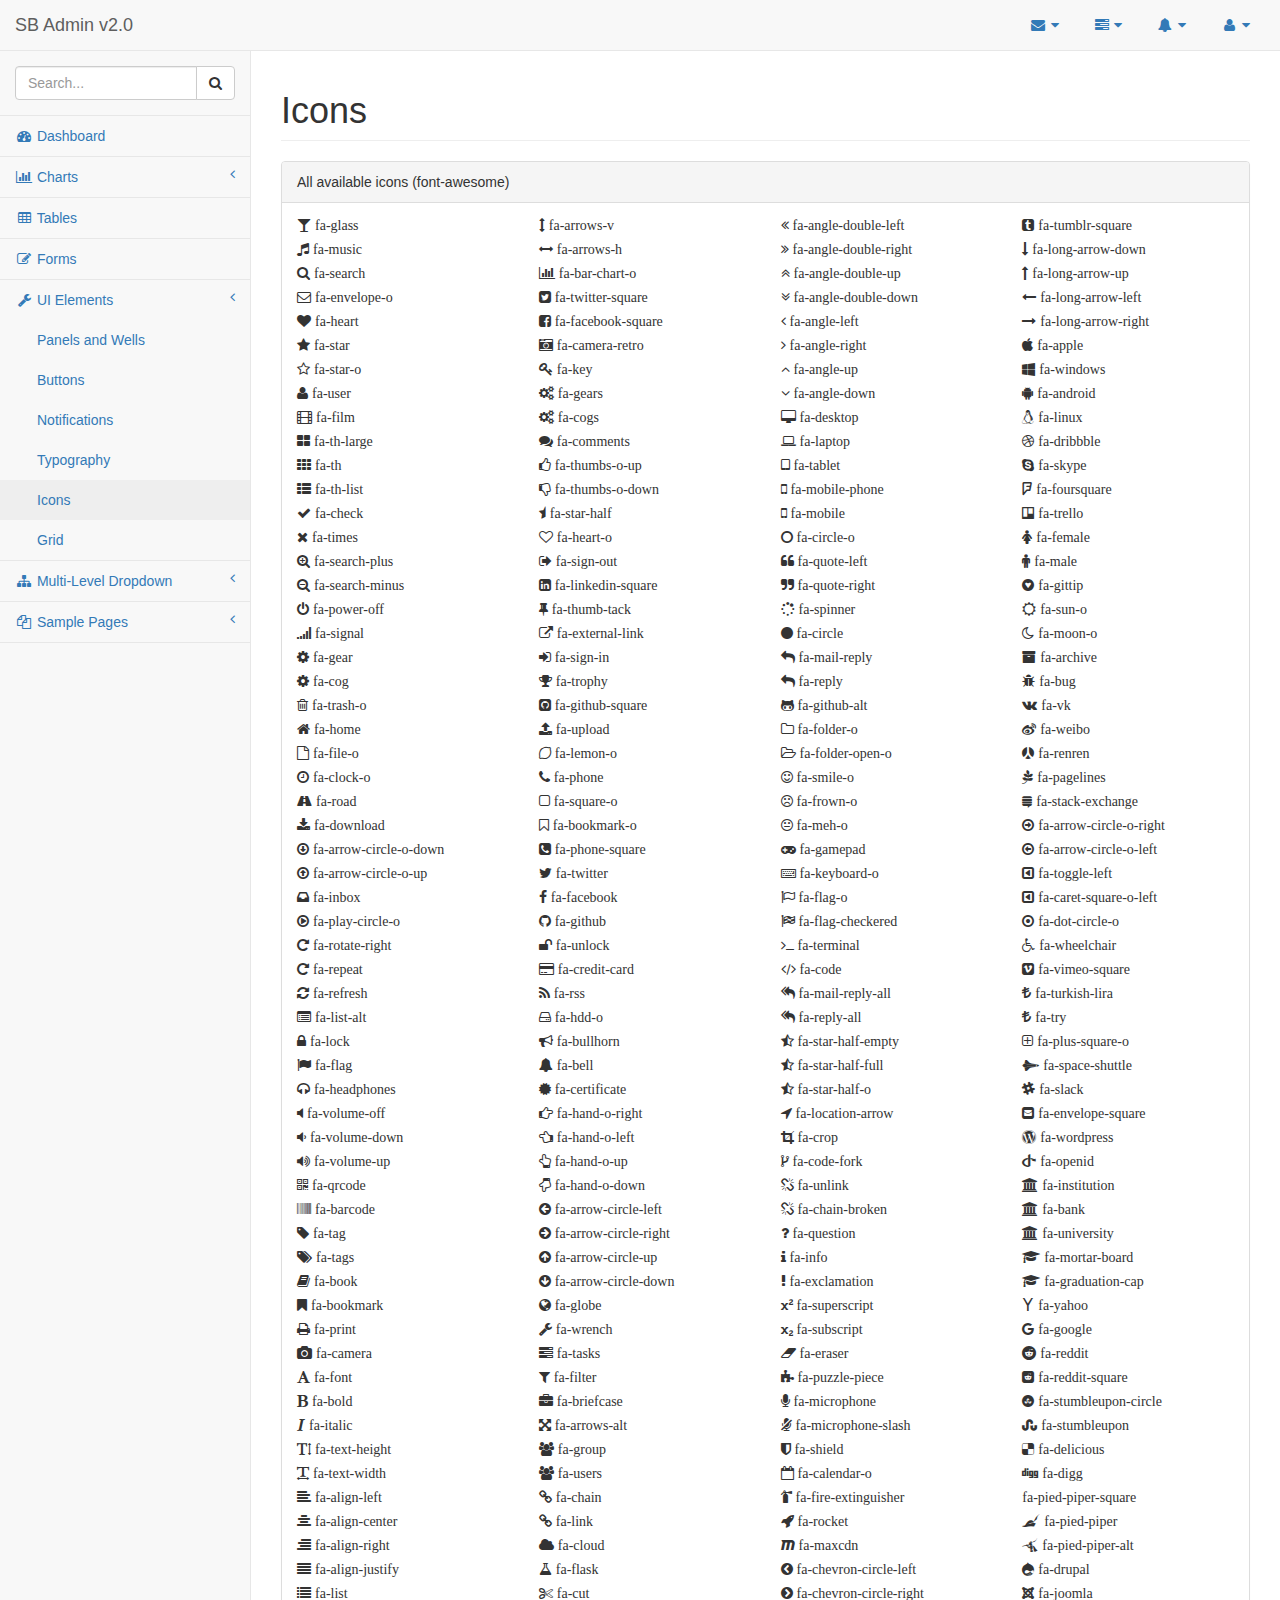
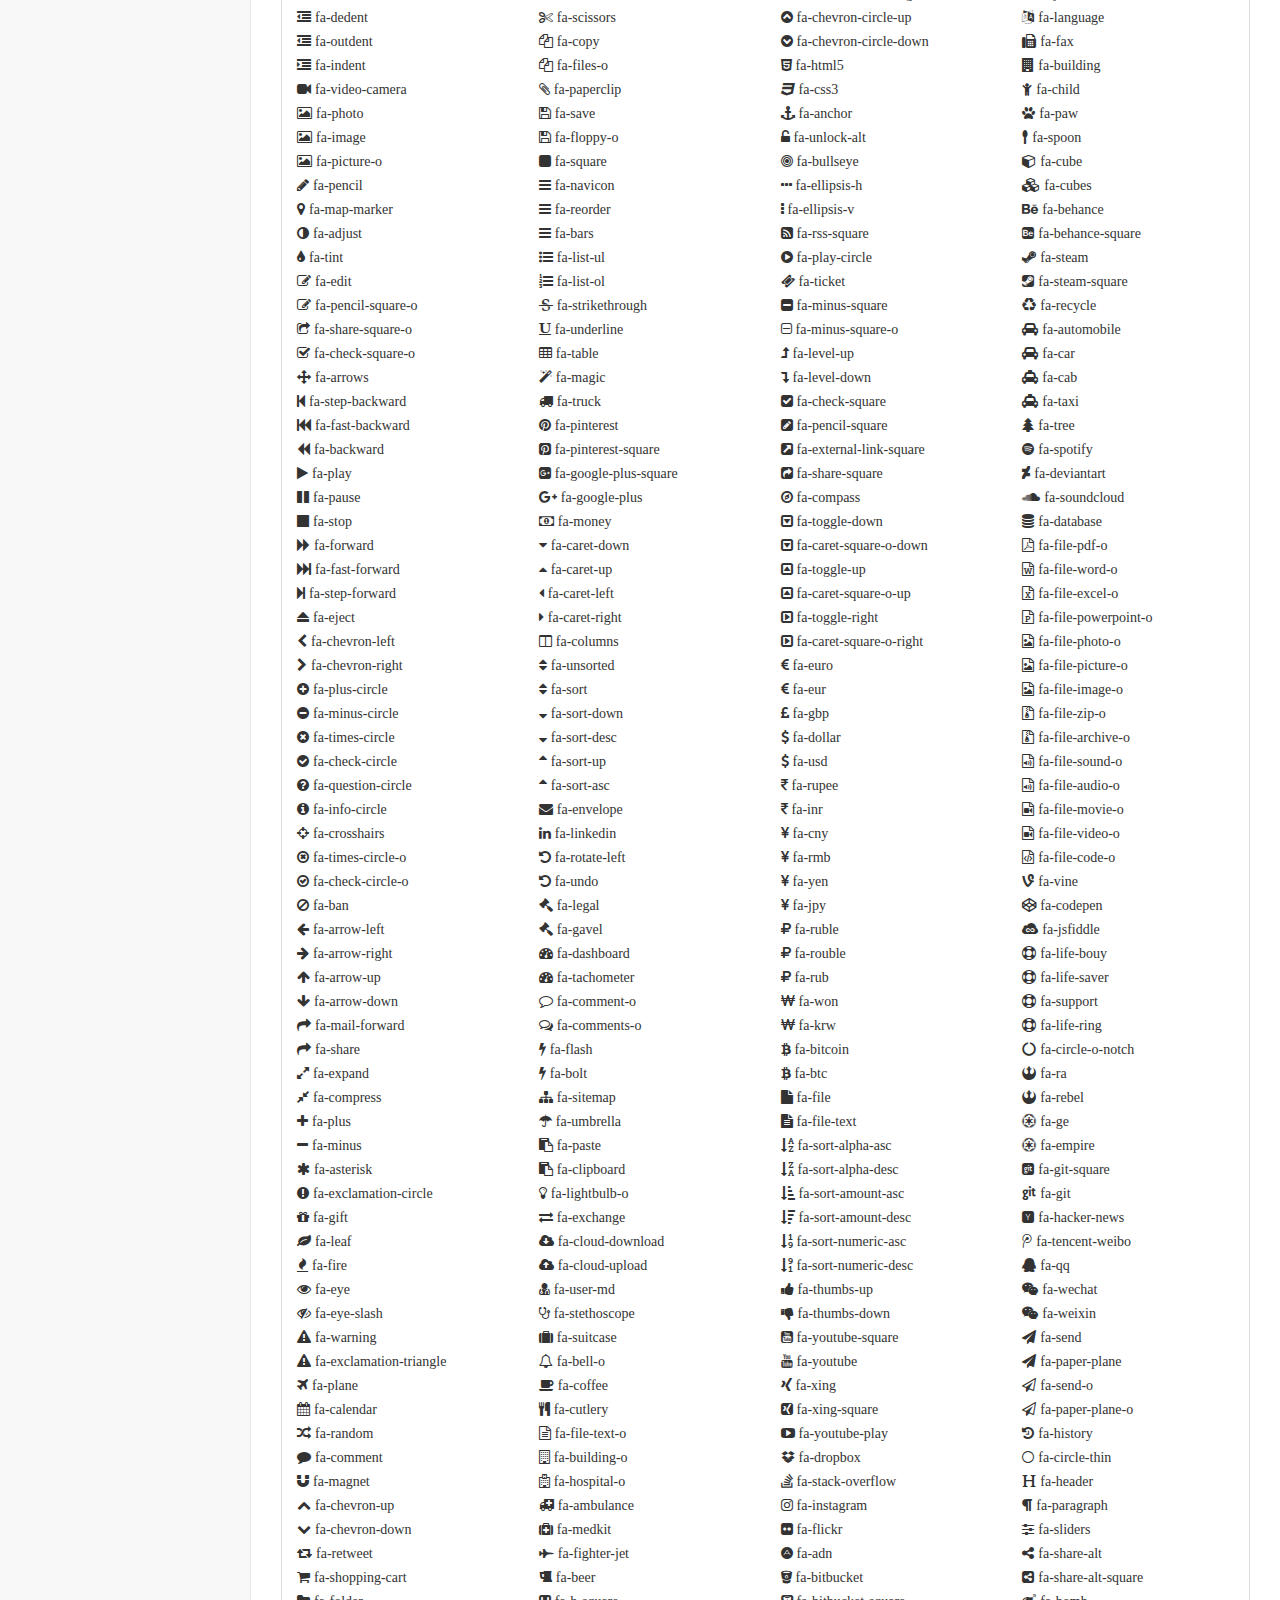
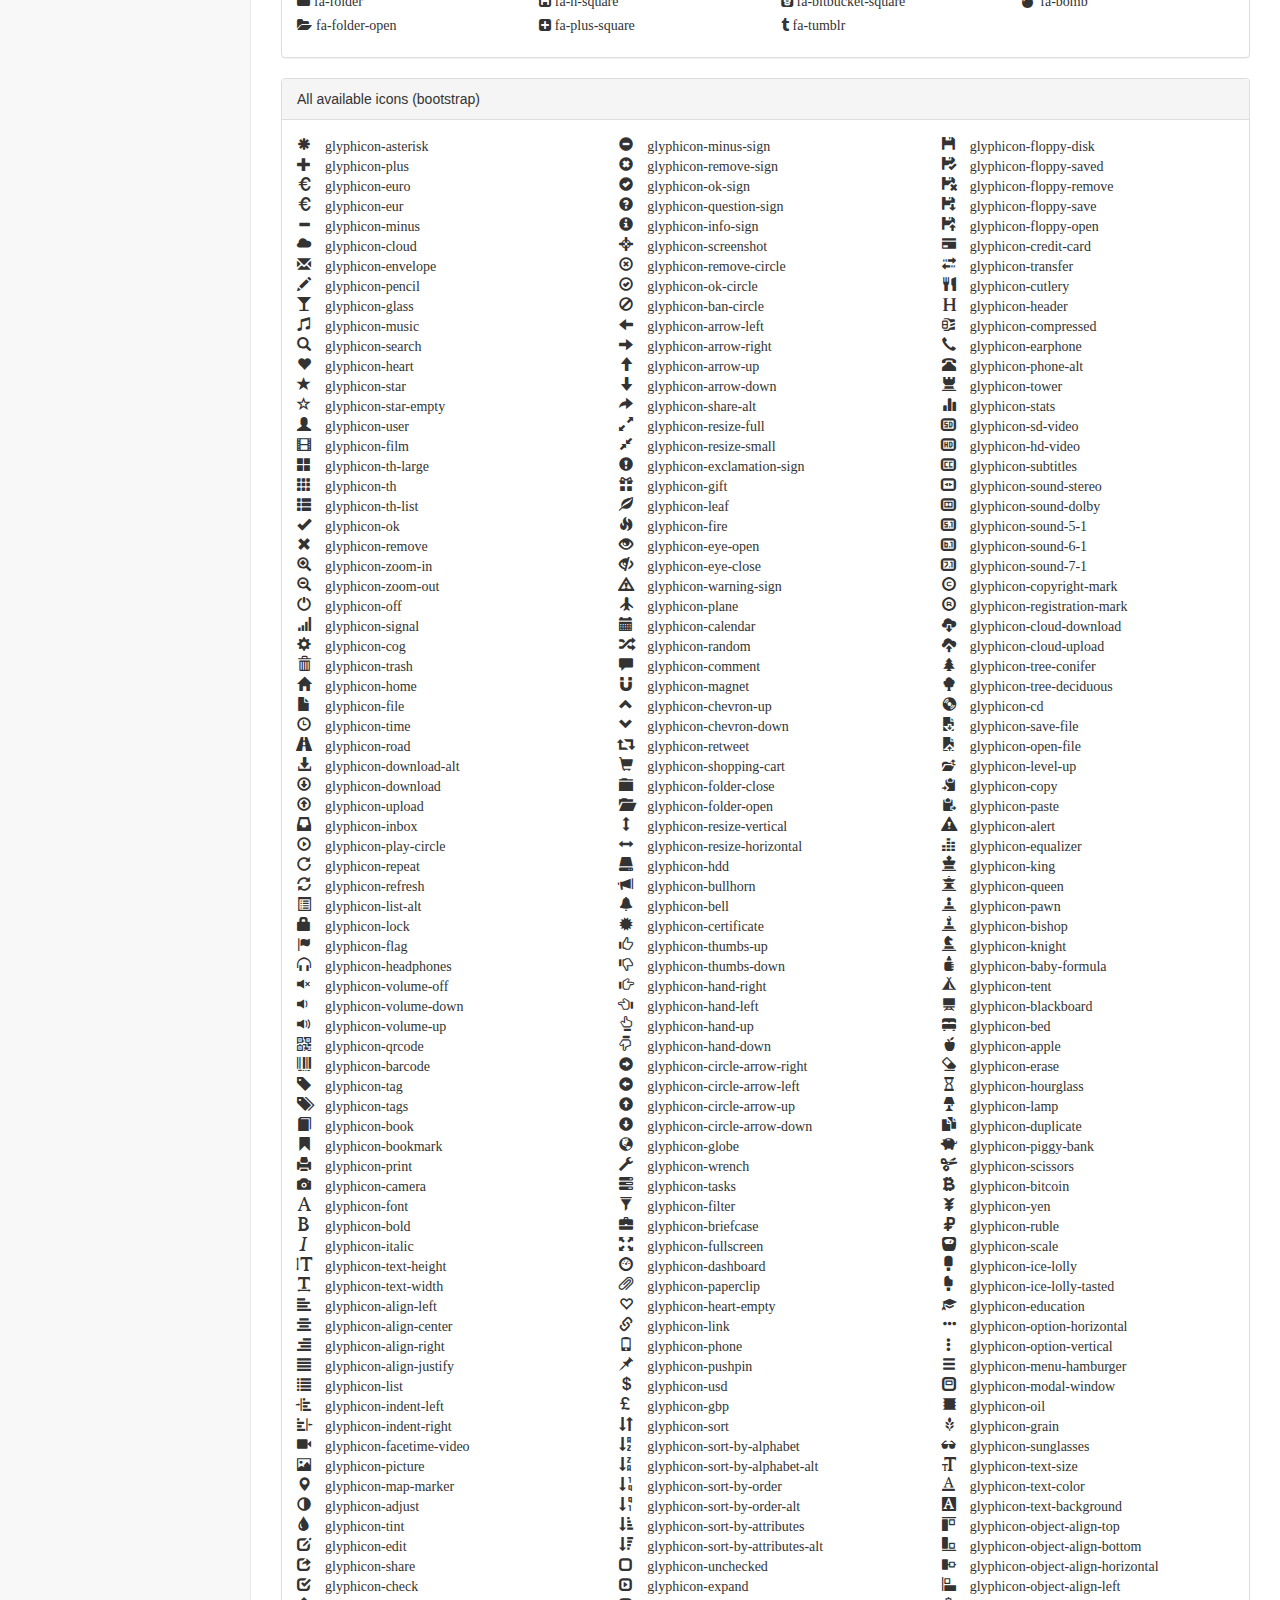
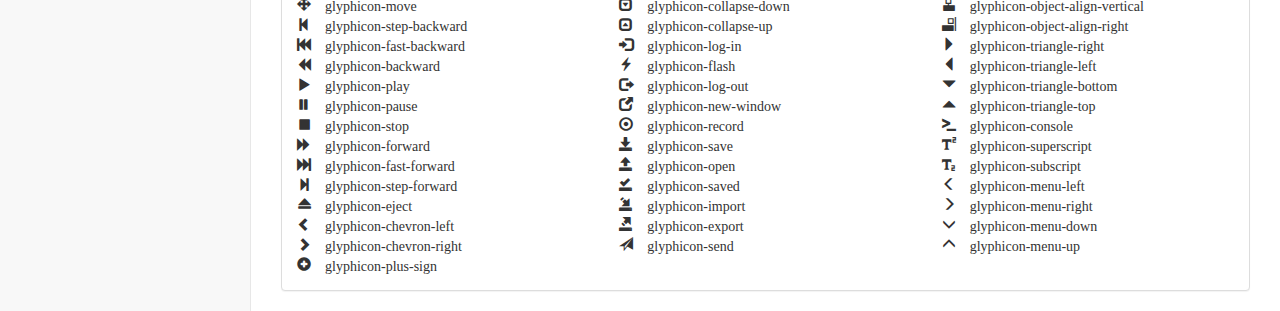
<file: src/main/webapp/resources/sbadmin/pages/icons.html>
<!DOCTYPE html>
<html lang="en">

<head>

    <meta charset="utf-8">
    <meta http-equiv="X-UA-Compatible" content="IE=edge">
    <meta name="viewport" content="width=device-width, initial-scale=1">
    <meta name="description" content="">
    <meta name="author" content="">

    <title>SB Admin 2 - Bootstrap Admin Theme</title>

    <!-- Bootstrap Core CSS -->
    <link href="../vendor/bootstrap/css/bootstrap.min.css" rel="stylesheet">

    <!-- MetisMenu CSS -->
    <link href="../vendor/metisMenu/metisMenu.min.css" rel="stylesheet">

    <!-- Custom CSS -->
    <link href="../dist/css/sb-admin-2.css" rel="stylesheet">

    <!-- Custom Fonts -->
    <link href="../vendor/font-awesome/css/font-awesome.min.css" rel="stylesheet" type="text/css">

    <!-- HTML5 Shim and Respond.js IE8 support of HTML5 elements and media queries -->
    <!-- WARNING: Respond.js doesn't work if you view the page via file:// -->
    <!--[if lt IE 9]>
        <script src="https://oss.maxcdn.com/libs/html5shiv/3.7.0/html5shiv.js"></script>
        <script src="https://oss.maxcdn.com/libs/respond.js/1.4.2/respond.min.js"></script>
    <![endif]-->

</head>

<body>

    <div id="wrapper">

        <!-- Navigation -->
        <nav class="navbar navbar-default navbar-static-top" role="navigation" style="margin-bottom: 0">
            <div class="navbar-header">
                <button type="button" class="navbar-toggle" data-toggle="collapse" data-target=".navbar-collapse">
                    <span class="sr-only">Toggle navigation</span>
                    <span class="icon-bar"></span>
                    <span class="icon-bar"></span>
                    <span class="icon-bar"></span>
                </button>
                <a class="navbar-brand" href="index.html">SB Admin v2.0</a>
            </div>
            <!-- /.navbar-header -->

            <ul class="nav navbar-top-links navbar-right">
                <li class="dropdown">
                    <a class="dropdown-toggle" data-toggle="dropdown" href="#">
                        <i class="fa fa-envelope fa-fw"></i> <i class="fa fa-caret-down"></i>
                    </a>
                    <ul class="dropdown-menu dropdown-messages">
                        <li>
                            <a href="#">
                                <div>
                                    <strong>John Smith</strong>
                                    <span class="pull-right text-muted">
                                            <em>Yesterday</em>
                                        </span>
                                </div>
                                <div>Lorem ipsum dolor sit amet, consectetur adipiscing elit. Pellentesque eleifend...</div>
                            </a>
                        </li>
                        <li class="divider"></li>
                        <li>
                            <a href="#">
                                <div>
                                    <strong>John Smith</strong>
                                    <span class="pull-right text-muted">
                                            <em>Yesterday</em>
                                        </span>
                                </div>
                                <div>Lorem ipsum dolor sit amet, consectetur adipiscing elit. Pellentesque eleifend...</div>
                            </a>
                        </li>
                        <li class="divider"></li>
                        <li>
                            <a href="#">
                                <div>
                                    <strong>John Smith</strong>
                                    <span class="pull-right text-muted">
                                            <em>Yesterday</em>
                                        </span>
                                </div>
                                <div>Lorem ipsum dolor sit amet, consectetur adipiscing elit. Pellentesque eleifend...</div>
                            </a>
                        </li>
                        <li class="divider"></li>
                        <li>
                            <a class="text-center" href="#">
                                <strong>Read All Messages</strong>
                                <i class="fa fa-angle-right"></i>
                            </a>
                        </li>
                    </ul>
                    <!-- /.dropdown-messages -->
                </li>
                <!-- /.dropdown -->
                <li class="dropdown">
                    <a class="dropdown-toggle" data-toggle="dropdown" href="#">
                        <i class="fa fa-tasks fa-fw"></i> <i class="fa fa-caret-down"></i>
                    </a>
                    <ul class="dropdown-menu dropdown-tasks">
                        <li>
                            <a href="#">
                                <div>
                                    <p>
                                        <strong>Task 1</strong>
                                        <span class="pull-right text-muted">40% Complete</span>
                                    </p>
                                    <div class="progress progress-striped active">
                                        <div class="progress-bar progress-bar-success" role="progressbar" aria-valuenow="40" aria-valuemin="0" aria-valuemax="100" style="width: 40%">
                                            <span class="sr-only">40% Complete (success)</span>
                                        </div>
                                    </div>
                                </div>
                            </a>
                        </li>
                        <li class="divider"></li>
                        <li>
                            <a href="#">
                                <div>
                                    <p>
                                        <strong>Task 2</strong>
                                        <span class="pull-right text-muted">20% Complete</span>
                                    </p>
                                    <div class="progress progress-striped active">
                                        <div class="progress-bar progress-bar-info" role="progressbar" aria-valuenow="20" aria-valuemin="0" aria-valuemax="100" style="width: 20%">
                                            <span class="sr-only">20% Complete</span>
                                        </div>
                                    </div>
                                </div>
                            </a>
                        </li>
                        <li class="divider"></li>
                        <li>
                            <a href="#">
                                <div>
                                    <p>
                                        <strong>Task 3</strong>
                                        <span class="pull-right text-muted">60% Complete</span>
                                    </p>
                                    <div class="progress progress-striped active">
                                        <div class="progress-bar progress-bar-warning" role="progressbar" aria-valuenow="60" aria-valuemin="0" aria-valuemax="100" style="width: 60%">
                                            <span class="sr-only">60% Complete (warning)</span>
                                        </div>
                                    </div>
                                </div>
                            </a>
                        </li>
                        <li class="divider"></li>
                        <li>
                            <a href="#">
                                <div>
                                    <p>
                                        <strong>Task 4</strong>
                                        <span class="pull-right text-muted">80% Complete</span>
                                    </p>
                                    <div class="progress progress-striped active">
                                        <div class="progress-bar progress-bar-danger" role="progressbar" aria-valuenow="80" aria-valuemin="0" aria-valuemax="100" style="width: 80%">
                                            <span class="sr-only">80% Complete (danger)</span>
                                        </div>
                                    </div>
                                </div>
                            </a>
                        </li>
                        <li class="divider"></li>
                        <li>
                            <a class="text-center" href="#">
                                <strong>See All Tasks</strong>
                                <i class="fa fa-angle-right"></i>
                            </a>
                        </li>
                    </ul>
                    <!-- /.dropdown-tasks -->
                </li>
                <!-- /.dropdown -->
                <li class="dropdown">
                    <a class="dropdown-toggle" data-toggle="dropdown" href="#">
                        <i class="fa fa-bell fa-fw"></i> <i class="fa fa-caret-down"></i>
                    </a>
                    <ul class="dropdown-menu dropdown-alerts">
                        <li>
                            <a href="#">
                                <div>
                                    <i class="fa fa-comment fa-fw"></i> New Comment
                                    <span class="pull-right text-muted small">4 minutes ago</span>
                                </div>
                            </a>
                        </li>
                        <li class="divider"></li>
                        <li>
                            <a href="#">
                                <div>
                                    <i class="fa fa-twitter fa-fw"></i> 3 New Followers
                                    <span class="pull-right text-muted small">12 minutes ago</span>
                                </div>
                            </a>
                        </li>
                        <li class="divider"></li>
                        <li>
                            <a href="#">
                                <div>
                                    <i class="fa fa-envelope fa-fw"></i> Message Sent
                                    <span class="pull-right text-muted small">4 minutes ago</span>
                                </div>
                            </a>
                        </li>
                        <li class="divider"></li>
                        <li>
                            <a href="#">
                                <div>
                                    <i class="fa fa-tasks fa-fw"></i> New Task
                                    <span class="pull-right text-muted small">4 minutes ago</span>
                                </div>
                            </a>
                        </li>
                        <li class="divider"></li>
                        <li>
                            <a href="#">
                                <div>
                                    <i class="fa fa-upload fa-fw"></i> Server Rebooted
                                    <span class="pull-right text-muted small">4 minutes ago</span>
                                </div>
                            </a>
                        </li>
                        <li class="divider"></li>
                        <li>
                            <a class="text-center" href="#">
                                <strong>See All Alerts</strong>
                                <i class="fa fa-angle-right"></i>
                            </a>
                        </li>
                    </ul>
                    <!-- /.dropdown-alerts -->
                </li>
                <!-- /.dropdown -->
                <li class="dropdown">
                    <a class="dropdown-toggle" data-toggle="dropdown" href="#">
                        <i class="fa fa-user fa-fw"></i> <i class="fa fa-caret-down"></i>
                    </a>
                    <ul class="dropdown-menu dropdown-user">
                        <li><a href="#"><i class="fa fa-user fa-fw"></i> User Profile</a>
                        </li>
                        <li><a href="#"><i class="fa fa-gear fa-fw"></i> Settings</a>
                        </li>
                        <li class="divider"></li>
                        <li><a href="login.html"><i class="fa fa-sign-out fa-fw"></i> Logout</a>
                        </li>
                    </ul>
                    <!-- /.dropdown-user -->
                </li>
                <!-- /.dropdown -->
            </ul>
            <!-- /.navbar-top-links -->

            <div class="navbar-default sidebar" role="navigation">
                <div class="sidebar-nav navbar-collapse">
                    <ul class="nav" id="side-menu">
                        <li class="sidebar-search">
                            <div class="input-group custom-search-form">
                                <input type="text" class="form-control" placeholder="Search...">
                                <span class="input-group-btn">
                                    <button class="btn btn-default" type="button">
                                        <i class="fa fa-search"></i>
                                    </button>
                                </span>
                            </div>
                            <!-- /input-group -->
                        </li>
                        <li>
                            <a href="index.html"><i class="fa fa-dashboard fa-fw"></i> Dashboard</a>
                        </li>
                        <li>
                            <a href="#"><i class="fa fa-bar-chart-o fa-fw"></i> Charts<span class="fa arrow"></span></a>
                            <ul class="nav nav-second-level">
                                <li>
                                    <a href="flot.html">Flot Charts</a>
                                </li>
                                <li>
                                    <a href="morris.html">Morris.js Charts</a>
                                </li>
                            </ul>
                            <!-- /.nav-second-level -->
                        </li>
                        <li>
                            <a href="tables.html"><i class="fa fa-table fa-fw"></i> Tables</a>
                        </li>
                        <li>
                            <a href="forms.html"><i class="fa fa-edit fa-fw"></i> Forms</a>
                        </li>
                        <li>
                            <a href="#"><i class="fa fa-wrench fa-fw"></i> UI Elements<span class="fa arrow"></span></a>
                            <ul class="nav nav-second-level">
                                <li>
                                    <a href="panels-wells.html">Panels and Wells</a>
                                </li>
                                <li>
                                    <a href="buttons.html">Buttons</a>
                                </li>
                                <li>
                                    <a href="notifications.html">Notifications</a>
                                </li>
                                <li>
                                    <a href="typography.html">Typography</a>
                                </li>
                                <li>
                                    <a href="icons.html"> Icons</a>
                                </li>
                                <li>
                                    <a href="grid.html">Grid</a>
                                </li>
                            </ul>
                            <!-- /.nav-second-level -->
                        </li>
                        <li>
                            <a href="#"><i class="fa fa-sitemap fa-fw"></i> Multi-Level Dropdown<span class="fa arrow"></span></a>
                            <ul class="nav nav-second-level">
                                <li>
                                    <a href="#">Second Level Item</a>
                                </li>
                                <li>
                                    <a href="#">Second Level Item</a>
                                </li>
                                <li>
                                    <a href="#">Third Level <span class="fa arrow"></span></a>
                                    <ul class="nav nav-third-level">
                                        <li>
                                            <a href="#">Third Level Item</a>
                                        </li>
                                        <li>
                                            <a href="#">Third Level Item</a>
                                        </li>
                                        <li>
                                            <a href="#">Third Level Item</a>
                                        </li>
                                        <li>
                                            <a href="#">Third Level Item</a>
                                        </li>
                                    </ul>
                                    <!-- /.nav-third-level -->
                                </li>
                            </ul>
                            <!-- /.nav-second-level -->
                        </li>
                        <li>
                            <a href="#"><i class="fa fa-files-o fa-fw"></i> Sample Pages<span class="fa arrow"></span></a>
                            <ul class="nav nav-second-level">
                                <li>
                                    <a href="blank.html">Blank Page</a>
                                </li>
                                <li>
                                    <a href="login.html">Login Page</a>
                                </li>
                            </ul>
                            <!-- /.nav-second-level -->
                        </li>
                    </ul>
                </div>
                <!-- /.sidebar-collapse -->
            </div>
            <!-- /.navbar-static-side -->
        </nav>

        <div id="page-wrapper">
            <div class="row">
                <div class="col-lg-12">
                    <h1 class="page-header">Icons</h1>
                </div>
                <!-- /.col-lg-12 -->
            </div>
            <!-- /.row -->
            <div class="row">
                <div class="col-lg-12">
                    <div class="panel panel-default">
                        <div class="panel-heading">
                            All available icons (font-awesome)
                        </div>
                        <div class="panel-body">
                            <div class="row">
                                <div class="fa col-lg-3">
                                    <p class="fa fa-glass"> fa-glass </p>
                                    <br/>
                                    <p class="fa fa-music"> fa-music </p>
                                    <br/>
                                    <p class="fa fa-search"> fa-search </p>
                                    <br/>
                                    <p class="fa fa-envelope-o"> fa-envelope-o </p>
                                    <br/>
                                    <p class="fa fa-heart"> fa-heart </p>
                                    <br/>
                                    <p class="fa fa-star"> fa-star </p>
                                    <br/>
                                    <p class="fa fa-star-o"> fa-star-o </p>
                                    <br/>
                                    <p class="fa fa-user"> fa-user </p>
                                    <br/>
                                    <p class="fa fa-film"> fa-film </p>
                                    <br/>
                                    <p class="fa fa-th-large"> fa-th-large </p>
                                    <br/>
                                    <p class="fa fa-th"> fa-th </p>
                                    <br/>
                                    <p class="fa fa-th-list"> fa-th-list </p>
                                    <br/>
                                    <p class="fa fa-check"> fa-check </p>
                                    <br/>
                                    <p class="fa fa-times"> fa-times </p>
                                    <br/>
                                    <p class="fa fa-search-plus"> fa-search-plus </p>
                                    <br/>
                                    <p class="fa fa-search-minus"> fa-search-minus </p>
                                    <br/>
                                    <p class="fa fa-power-off"> fa-power-off </p>
                                    <br/>
                                    <p class="fa fa-signal"> fa-signal </p>
                                    <br/>
                                    <p class="fa fa-gear"> fa-gear </p>
                                    <br/>
                                    <p class="fa fa-cog"> fa-cog </p>
                                    <br/>
                                    <p class="fa fa-trash-o"> fa-trash-o </p>
                                    <br/>
                                    <p class="fa fa-home"> fa-home </p>
                                    <br/>
                                    <p class="fa fa-file-o"> fa-file-o </p>
                                    <br/>
                                    <p class="fa fa-clock-o"> fa-clock-o </p>
                                    <br/>
                                    <p class="fa fa-road"> fa-road </p>
                                    <br/>
                                    <p class="fa fa-download"> fa-download </p>
                                    <br/>
                                    <p class="fa fa-arrow-circle-o-down"> fa-arrow-circle-o-down </p>
                                    <br/>
                                    <p class="fa fa-arrow-circle-o-up"> fa-arrow-circle-o-up </p>
                                    <br/>
                                    <p class="fa fa-inbox"> fa-inbox </p>
                                    <br/>
                                    <p class="fa fa-play-circle-o"> fa-play-circle-o </p>
                                    <br/>
                                    <p class="fa fa-rotate-right"> fa-rotate-right </p>
                                    <br/>
                                    <p class="fa fa-repeat"> fa-repeat </p>
                                    <br/>
                                    <p class="fa fa-refresh"> fa-refresh </p>
                                    <br/>
                                    <p class="fa fa-list-alt"> fa-list-alt </p>
                                    <br/>
                                    <p class="fa fa-lock"> fa-lock </p>
                                    <br/>
                                    <p class="fa fa-flag"> fa-flag </p>
                                    <br/>
                                    <p class="fa fa-headphones"> fa-headphones </p>
                                    <br/>
                                    <p class="fa fa-volume-off"> fa-volume-off </p>
                                    <br/>
                                    <p class="fa fa-volume-down"> fa-volume-down </p>
                                    <br/>
                                    <p class="fa fa-volume-up"> fa-volume-up </p>
                                    <br/>
                                    <p class="fa fa-qrcode"> fa-qrcode </p>
                                    <br/>
                                    <p class="fa fa-barcode"> fa-barcode </p>
                                    <br/>
                                    <p class="fa fa-tag"> fa-tag </p>
                                    <br/>
                                    <p class="fa fa-tags"> fa-tags </p>
                                    <br/>
                                    <p class="fa fa-book"> fa-book </p>
                                    <br/>
                                    <p class="fa fa-bookmark"> fa-bookmark </p>
                                    <br/>
                                    <p class="fa fa-print"> fa-print </p>
                                    <br/>
                                    <p class="fa fa-camera"> fa-camera </p>
                                    <br/>
                                    <p class="fa fa-font"> fa-font </p>
                                    <br/>
                                    <p class="fa fa-bold"> fa-bold </p>
                                    <br/>
                                    <p class="fa fa-italic"> fa-italic </p>
                                    <br/>
                                    <p class="fa fa-text-height"> fa-text-height </p>
                                    <br/>
                                    <p class="fa fa-text-width"> fa-text-width </p>
                                    <br/>
                                    <p class="fa fa-align-left"> fa-align-left </p>
                                    <br/>
                                    <p class="fa fa-align-center"> fa-align-center </p>
                                    <br/>
                                    <p class="fa fa-align-right"> fa-align-right </p>
                                    <br/>
                                    <p class="fa fa-align-justify"> fa-align-justify </p>
                                    <br/>
                                    <p class="fa fa-list"> fa-list </p>
                                    <br/>
                                    <p class="fa fa-dedent"> fa-dedent </p>
                                    <br/>
                                    <p class="fa fa-outdent"> fa-outdent </p>
                                    <br/>
                                    <p class="fa fa-indent"> fa-indent </p>
                                    <br/>
                                    <p class="fa fa-video-camera"> fa-video-camera </p>
                                    <br/>
                                    <p class="fa fa-photo"> fa-photo </p>
                                    <br/>
                                    <p class="fa fa-image"> fa-image </p>
                                    <br/>
                                    <p class="fa fa-picture-o"> fa-picture-o </p>
                                    <br/>
                                    <p class="fa fa-pencil"> fa-pencil </p>
                                    <br/>
                                    <p class="fa fa-map-marker"> fa-map-marker </p>
                                    <br/>
                                    <p class="fa fa-adjust"> fa-adjust </p>
                                    <br/>
                                    <p class="fa fa-tint"> fa-tint </p>
                                    <br/>
                                    <p class="fa fa-edit"> fa-edit </p>
                                    <br/>
                                    <p class="fa fa-pencil-square-o"> fa-pencil-square-o </p>
                                    <br/>
                                    <p class="fa fa-share-square-o"> fa-share-square-o </p>
                                    <br/>
                                    <p class="fa fa-check-square-o"> fa-check-square-o </p>
                                    <br/>
                                    <p class="fa fa-arrows"> fa-arrows </p>
                                    <br/>
                                    <p class="fa fa-step-backward"> fa-step-backward </p>
                                    <br/>
                                    <p class="fa fa-fast-backward"> fa-fast-backward </p>
                                    <br/>
                                    <p class="fa fa-backward"> fa-backward </p>
                                    <br/>
                                    <p class="fa fa-play"> fa-play </p>
                                    <br/>
                                    <p class="fa fa-pause"> fa-pause </p>
                                    <br/>
                                    <p class="fa fa-stop"> fa-stop </p>
                                    <br/>
                                    <p class="fa fa-forward"> fa-forward </p>
                                    <br/>
                                    <p class="fa fa-fast-forward"> fa-fast-forward </p>
                                    <br/>
                                    <p class="fa fa-step-forward"> fa-step-forward </p>
                                    <br/>
                                    <p class="fa fa-eject"> fa-eject </p>
                                    <br/>
                                    <p class="fa fa-chevron-left"> fa-chevron-left </p>
                                    <br/>
                                    <p class="fa fa-chevron-right"> fa-chevron-right </p>
                                    <br/>
                                    <p class="fa fa-plus-circle"> fa-plus-circle </p>
                                    <br/>
                                    <p class="fa fa-minus-circle"> fa-minus-circle </p>
                                    <br/>
                                    <p class="fa fa-times-circle"> fa-times-circle </p>
                                    <br/>
                                    <p class="fa fa-check-circle"> fa-check-circle </p>
                                    <br/>
                                    <p class="fa fa-question-circle"> fa-question-circle </p>
                                    <br/>
                                    <p class="fa fa-info-circle"> fa-info-circle </p>
                                    <br/>
                                    <p class="fa fa-crosshairs"> fa-crosshairs </p>
                                    <br/>
                                    <p class="fa fa-times-circle-o"> fa-times-circle-o </p>
                                    <br/>
                                    <p class="fa fa-check-circle-o"> fa-check-circle-o </p>
                                    <br/>
                                    <p class="fa fa-ban"> fa-ban </p>
                                    <br/>
                                    <p class="fa fa-arrow-left"> fa-arrow-left </p>
                                    <br/>
                                    <p class="fa fa-arrow-right"> fa-arrow-right </p>
                                    <br/>
                                    <p class="fa fa-arrow-up"> fa-arrow-up </p>
                                    <br/>
                                    <p class="fa fa-arrow-down"> fa-arrow-down </p>
                                    <br/>
                                    <p class="fa fa-mail-forward"> fa-mail-forward </p>
                                    <br/>
                                    <p class="fa fa-share"> fa-share </p>
                                    <br/>
                                    <p class="fa fa-expand"> fa-expand </p>
                                    <br/>
                                    <p class="fa fa-compress"> fa-compress </p>
                                    <br/>
                                    <p class="fa fa-plus"> fa-plus </p>
                                    <br/>
                                    <p class="fa fa-minus"> fa-minus </p>
                                    <br/>
                                    <p class="fa fa-asterisk"> fa-asterisk </p>
                                    <br/>
                                    <p class="fa fa-exclamation-circle"> fa-exclamation-circle </p>
                                    <br/>
                                    <p class="fa fa-gift"> fa-gift </p>
                                    <br/>
                                    <p class="fa fa-leaf"> fa-leaf </p>
                                    <br/>
                                    <p class="fa fa-fire"> fa-fire </p>
                                    <br/>
                                    <p class="fa fa-eye"> fa-eye </p>
                                    <br/>
                                    <p class="fa fa-eye-slash"> fa-eye-slash </p>
                                    <br/>
                                    <p class="fa fa-warning"> fa-warning </p>
                                    <br/>
                                    <p class="fa fa-exclamation-triangle"> fa-exclamation-triangle </p>
                                    <br/>
                                    <p class="fa fa-plane"> fa-plane </p>
                                    <br/>
                                    <p class="fa fa-calendar"> fa-calendar </p>
                                    <br/>
                                    <p class="fa fa-random"> fa-random </p>
                                    <br/>
                                    <p class="fa fa-comment"> fa-comment </p>
                                    <br/>
                                    <p class="fa fa-magnet"> fa-magnet </p>
                                    <br/>
                                    <p class="fa fa-chevron-up"> fa-chevron-up </p>
                                    <br/>
                                    <p class="fa fa-chevron-down"> fa-chevron-down </p>
                                    <br/>
                                    <p class="fa fa-retweet"> fa-retweet </p>
                                    <br/>
                                    <p class="fa fa-shopping-cart"> fa-shopping-cart </p>
                                    <br/>
                                    <p class="fa fa-folder"> fa-folder </p>
                                    <br/>
                                    <p class="fa fa-folder-open"> fa-folder-open </p>
                                    <br/>
                                </div>
                                <!-- /.col-lg-6 (nested) -->
                                <div class="fa col-lg-3">
                                    <p class="fa fa-arrows-v"> fa-arrows-v </p>
                                    <br/>
                                    <p class="fa fa-arrows-h"> fa-arrows-h </p>
                                    <br/>
                                    <p class="fa fa-bar-chart-o"> fa-bar-chart-o </p>
                                    <br/>
                                    <p class="fa fa-twitter-square"> fa-twitter-square </p>
                                    <br/>
                                    <p class="fa fa-facebook-square"> fa-facebook-square </p>
                                    <br/>
                                    <p class="fa fa-camera-retro"> fa-camera-retro </p>
                                    <br/>
                                    <p class="fa fa-key"> fa-key </p>
                                    <br/>
                                    <p class="fa fa-gears"> fa-gears </p>
                                    <br/>
                                    <p class="fa fa-cogs"> fa-cogs </p>
                                    <br/>
                                    <p class="fa fa-comments"> fa-comments </p>
                                    <br/>
                                    <p class="fa fa-thumbs-o-up"> fa-thumbs-o-up </p>
                                    <br/>
                                    <p class="fa fa-thumbs-o-down"> fa-thumbs-o-down </p>
                                    <br/>
                                    <p class="fa fa-star-half"> fa-star-half </p>
                                    <br/>
                                    <p class="fa fa-heart-o"> fa-heart-o </p>
                                    <br/>
                                    <p class="fa fa-sign-out"> fa-sign-out </p>
                                    <br/>
                                    <p class="fa fa-linkedin-square"> fa-linkedin-square </p>
                                    <br/>
                                    <p class="fa fa-thumb-tack"> fa-thumb-tack </p>
                                    <br/>
                                    <p class="fa fa-external-link"> fa-external-link </p>
                                    <br/>
                                    <p class="fa fa-sign-in"> fa-sign-in </p>
                                    <br/>
                                    <p class="fa fa-trophy"> fa-trophy </p>
                                    <br/>
                                    <p class="fa fa-github-square"> fa-github-square </p>
                                    <br/>
                                    <p class="fa fa-upload"> fa-upload </p>
                                    <br/>
                                    <p class="fa fa-lemon-o"> fa-lemon-o </p>
                                    <br/>
                                    <p class="fa fa-phone"> fa-phone </p>
                                    <br/>
                                    <p class="fa fa-square-o"> fa-square-o </p>
                                    <br/>
                                    <p class="fa fa-bookmark-o"> fa-bookmark-o </p>
                                    <br/>
                                    <p class="fa fa-phone-square"> fa-phone-square </p>
                                    <br/>
                                    <p class="fa fa-twitter"> fa-twitter </p>
                                    <br/>
                                    <p class="fa fa-facebook"> fa-facebook </p>
                                    <br/>
                                    <p class="fa fa-github"> fa-github </p>
                                    <br/>
                                    <p class="fa fa-unlock"> fa-unlock </p>
                                    <br/>
                                    <p class="fa fa-credit-card"> fa-credit-card </p>
                                    <br/>
                                    <p class="fa fa-rss"> fa-rss </p>
                                    <br/>
                                    <p class="fa fa-hdd-o"> fa-hdd-o </p>
                                    <br/>
                                    <p class="fa fa-bullhorn"> fa-bullhorn </p>
                                    <br/>
                                    <p class="fa fa-bell"> fa-bell </p>
                                    <br/>
                                    <p class="fa fa-certificate"> fa-certificate </p>
                                    <br/>
                                    <p class="fa fa-hand-o-right"> fa-hand-o-right </p>
                                    <br/>
                                    <p class="fa fa-hand-o-left"> fa-hand-o-left </p>
                                    <br/>
                                    <p class="fa fa-hand-o-up"> fa-hand-o-up </p>
                                    <br/>
                                    <p class="fa fa-hand-o-down"> fa-hand-o-down </p>
                                    <br/>
                                    <p class="fa fa-arrow-circle-left"> fa-arrow-circle-left </p>
                                    <br/>
                                    <p class="fa fa-arrow-circle-right"> fa-arrow-circle-right </p>
                                    <br/>
                                    <p class="fa fa-arrow-circle-up"> fa-arrow-circle-up </p>
                                    <br/>
                                    <p class="fa fa-arrow-circle-down"> fa-arrow-circle-down </p>
                                    <br/>
                                    <p class="fa fa-globe"> fa-globe </p>
                                    <br/>
                                    <p class="fa fa-wrench"> fa-wrench </p>
                                    <br/>
                                    <p class="fa fa-tasks"> fa-tasks </p>
                                    <br/>
                                    <p class="fa fa-filter"> fa-filter </p>
                                    <br/>
                                    <p class="fa fa-briefcase"> fa-briefcase </p>
                                    <br/>
                                    <p class="fa fa-arrows-alt"> fa-arrows-alt </p>
                                    <br/>
                                    <p class="fa fa-group"> fa-group </p>
                                    <br/>
                                    <p class="fa fa-users"> fa-users </p>
                                    <br/>
                                    <p class="fa fa-chain"> fa-chain </p>
                                    <br/>
                                    <p class="fa fa-link"> fa-link </p>
                                    <br/>
                                    <p class="fa fa-cloud"> fa-cloud </p>
                                    <br/>
                                    <p class="fa fa-flask"> fa-flask </p>
                                    <br/>
                                    <p class="fa fa-cut"> fa-cut </p>
                                    <br/>
                                    <p class="fa fa-scissors"> fa-scissors </p>
                                    <br/>
                                    <p class="fa fa-copy"> fa-copy </p>
                                    <br/>
                                    <p class="fa fa-files-o"> fa-files-o </p>
                                    <br/>
                                    <p class="fa fa-paperclip"> fa-paperclip </p>
                                    <br/>
                                    <p class="fa fa-save"> fa-save </p>
                                    <br/>
                                    <p class="fa fa-floppy-o"> fa-floppy-o </p>
                                    <br/>
                                    <p class="fa fa-square"> fa-square </p>
                                    <br/>
                                    <p class="fa fa-navicon"> fa-navicon </p>
                                    <br/>
                                    <p class="fa fa-reorder"> fa-reorder </p>
                                    <br/>
                                    <p class="fa fa-bars"> fa-bars </p>
                                    <br/>
                                    <p class="fa fa-list-ul"> fa-list-ul </p>
                                    <br/>
                                    <p class="fa fa-list-ol"> fa-list-ol </p>
                                    <br/>
                                    <p class="fa fa-strikethrough"> fa-strikethrough </p>
                                    <br/>
                                    <p class="fa fa-underline"> fa-underline </p>
                                    <br/>
                                    <p class="fa fa-table"> fa-table </p>
                                    <br/>
                                    <p class="fa fa-magic"> fa-magic </p>
                                    <br/>
                                    <p class="fa fa-truck"> fa-truck </p>
                                    <br/>
                                    <p class="fa fa-pinterest"> fa-pinterest </p>
                                    <br/>
                                    <p class="fa fa-pinterest-square"> fa-pinterest-square </p>
                                    <br/>
                                    <p class="fa fa-google-plus-square"> fa-google-plus-square </p>
                                    <br/>
                                    <p class="fa fa-google-plus"> fa-google-plus </p>
                                    <br/>
                                    <p class="fa fa-money"> fa-money </p>
                                    <br/>
                                    <p class="fa fa-caret-down"> fa-caret-down </p>
                                    <br/>
                                    <p class="fa fa-caret-up"> fa-caret-up </p>
                                    <br/>
                                    <p class="fa fa-caret-left"> fa-caret-left </p>
                                    <br/>
                                    <p class="fa fa-caret-right"> fa-caret-right </p>
                                    <br/>
                                    <p class="fa fa-columns"> fa-columns </p>
                                    <br/>
                                    <p class="fa fa-unsorted"> fa-unsorted </p>
                                    <br/>
                                    <p class="fa fa-sort"> fa-sort </p>
                                    <br/>
                                    <p class="fa fa-sort-down"> fa-sort-down </p>
                                    <br/>
                                    <p class="fa fa-sort-desc"> fa-sort-desc </p>
                                    <br/>
                                    <p class="fa fa-sort-up"> fa-sort-up </p>
                                    <br/>
                                    <p class="fa fa-sort-asc"> fa-sort-asc </p>
                                    <br/>
                                    <p class="fa fa-envelope"> fa-envelope </p>
                                    <br/>
                                    <p class="fa fa-linkedin"> fa-linkedin </p>
                                    <br/>
                                    <p class="fa fa-rotate-left"> fa-rotate-left </p>
                                    <br/>
                                    <p class="fa fa-undo"> fa-undo </p>
                                    <br/>
                                    <p class="fa fa-legal"> fa-legal </p>
                                    <br/>
                                    <p class="fa fa-gavel"> fa-gavel </p>
                                    <br/>
                                    <p class="fa fa-dashboard"> fa-dashboard </p>
                                    <br/>
                                    <p class="fa fa-tachometer"> fa-tachometer </p>
                                    <br/>
                                    <p class="fa fa-comment-o"> fa-comment-o </p>
                                    <br/>
                                    <p class="fa fa-comments-o"> fa-comments-o </p>
                                    <br/>
                                    <p class="fa fa-flash"> fa-flash </p>
                                    <br/>
                                    <p class="fa fa-bolt"> fa-bolt </p>
                                    <br/>
                                    <p class="fa fa-sitemap"> fa-sitemap </p>
                                    <br/>
                                    <p class="fa fa-umbrella"> fa-umbrella </p>
                                    <br/>
                                    <p class="fa fa-paste"> fa-paste </p>
                                    <br/>
                                    <p class="fa fa-clipboard"> fa-clipboard </p>
                                    <br/>
                                    <p class="fa fa-lightbulb-o"> fa-lightbulb-o </p>
                                    <br/>
                                    <p class="fa fa-exchange"> fa-exchange </p>
                                    <br/>
                                    <p class="fa fa-cloud-download"> fa-cloud-download </p>
                                    <br/>
                                    <p class="fa fa-cloud-upload"> fa-cloud-upload </p>
                                    <br/>
                                    <p class="fa fa-user-md"> fa-user-md </p>
                                    <br/>
                                    <p class="fa fa-stethoscope"> fa-stethoscope </p>
                                    <br/>
                                    <p class="fa fa-suitcase"> fa-suitcase </p>
                                    <br/>
                                    <p class="fa fa-bell-o"> fa-bell-o </p>
                                    <br/>
                                    <p class="fa fa-coffee"> fa-coffee </p>
                                    <br/>
                                    <p class="fa fa-cutlery"> fa-cutlery </p>
                                    <br/>
                                    <p class="fa fa-file-text-o"> fa-file-text-o </p>
                                    <br/>
                                    <p class="fa fa-building-o"> fa-building-o </p>
                                    <br/>
                                    <p class="fa fa-hospital-o"> fa-hospital-o </p>
                                    <br/>
                                    <p class="fa fa-ambulance"> fa-ambulance </p>
                                    <br/>
                                    <p class="fa fa-medkit"> fa-medkit </p>
                                    <br/>
                                    <p class="fa fa-fighter-jet"> fa-fighter-jet </p>
                                    <br/>
                                    <p class="fa fa-beer"> fa-beer </p>
                                    <br/>
                                    <p class="fa fa-h-square"> fa-h-square </p>
                                    <br/>
                                    <p class="fa fa-plus-square"> fa-plus-square </p>
                                    <br/>
                                </div>
                                <div class="fa col-lg-3">
                                    <p class="fa fa-angle-double-left"> fa-angle-double-left </p>
                                    <br/>
                                    <p class="fa fa-angle-double-right"> fa-angle-double-right </p>
                                    <br/>
                                    <p class="fa fa-angle-double-up"> fa-angle-double-up </p>
                                    <br/>
                                    <p class="fa fa-angle-double-down"> fa-angle-double-down </p>
                                    <br/>
                                    <p class="fa fa-angle-left"> fa-angle-left </p>
                                    <br/>
                                    <p class="fa fa-angle-right"> fa-angle-right </p>
                                    <br/>
                                    <p class="fa fa-angle-up"> fa-angle-up </p>
                                    <br/>
                                    <p class="fa fa-angle-down"> fa-angle-down </p>
                                    <br/>
                                    <p class="fa fa-desktop"> fa-desktop </p>
                                    <br/>
                                    <p class="fa fa-laptop"> fa-laptop </p>
                                    <br/>
                                    <p class="fa fa-tablet"> fa-tablet </p>
                                    <br/>
                                    <p class="fa fa-mobile-phone"> fa-mobile-phone </p>
                                    <br/>
                                    <p class="fa fa-mobile"> fa-mobile </p>
                                    <br/>
                                    <p class="fa fa-circle-o"> fa-circle-o </p>
                                    <br/>
                                    <p class="fa fa-quote-left"> fa-quote-left </p>
                                    <br/>
                                    <p class="fa fa-quote-right"> fa-quote-right </p>
                                    <br/>
                                    <p class="fa fa-spinner"> fa-spinner </p>
                                    <br/>
                                    <p class="fa fa-circle"> fa-circle </p>
                                    <br/>
                                    <p class="fa fa-mail-reply"> fa-mail-reply </p>
                                    <br/>
                                    <p class="fa fa-reply"> fa-reply </p>
                                    <br/>
                                    <p class="fa fa-github-alt"> fa-github-alt </p>
                                    <br/>
                                    <p class="fa fa-folder-o"> fa-folder-o </p>
                                    <br/>
                                    <p class="fa fa-folder-open-o"> fa-folder-open-o </p>
                                    <br/>
                                    <p class="fa fa-smile-o"> fa-smile-o </p>
                                    <br/>
                                    <p class="fa fa-frown-o"> fa-frown-o </p>
                                    <br/>
                                    <p class="fa fa-meh-o"> fa-meh-o </p>
                                    <br/>
                                    <p class="fa fa-gamepad"> fa-gamepad </p>
                                    <br/>
                                    <p class="fa fa-keyboard-o"> fa-keyboard-o </p>
                                    <br/>
                                    <p class="fa fa-flag-o"> fa-flag-o </p>
                                    <br/>
                                    <p class="fa fa-flag-checkered"> fa-flag-checkered </p>
                                    <br/>
                                    <p class="fa fa-terminal"> fa-terminal </p>
                                    <br/>
                                    <p class="fa fa-code"> fa-code </p>
                                    <br/>
                                    <p class="fa fa-mail-reply-all"> fa-mail-reply-all </p>
                                    <br/>
                                    <p class="fa fa-reply-all"> fa-reply-all </p>
                                    <br/>
                                    <p class="fa fa-star-half-empty"> fa-star-half-empty </p>
                                    <br/>
                                    <p class="fa fa-star-half-full"> fa-star-half-full </p>
                                    <br/>
                                    <p class="fa fa-star-half-o"> fa-star-half-o </p>
                                    <br/>
                                    <p class="fa fa-location-arrow"> fa-location-arrow </p>
                                    <br/>
                                    <p class="fa fa-crop"> fa-crop </p>
                                    <br/>
                                    <p class="fa fa-code-fork"> fa-code-fork </p>
                                    <br/>
                                    <p class="fa fa-unlink"> fa-unlink </p>
                                    <br/>
                                    <p class="fa fa-chain-broken"> fa-chain-broken </p>
                                    <br/>
                                    <p class="fa fa-question"> fa-question </p>
                                    <br/>
                                    <p class="fa fa-info"> fa-info </p>
                                    <br/>
                                    <p class="fa fa-exclamation"> fa-exclamation </p>
                                    <br/>
                                    <p class="fa fa-superscript"> fa-superscript </p>
                                    <br/>
                                    <p class="fa fa-subscript"> fa-subscript </p>
                                    <br/>
                                    <p class="fa fa-eraser"> fa-eraser </p>
                                    <br/>
                                    <p class="fa fa-puzzle-piece"> fa-puzzle-piece </p>
                                    <br/>
                                    <p class="fa fa-microphone"> fa-microphone </p>
                                    <br/>
                                    <p class="fa fa-microphone-slash"> fa-microphone-slash </p>
                                    <br/>
                                    <p class="fa fa-shield"> fa-shield </p>
                                    <br/>
                                    <p class="fa fa-calendar-o"> fa-calendar-o </p>
                                    <br/>
                                    <p class="fa fa-fire-extinguisher"> fa-fire-extinguisher </p>
                                    <br/>
                                    <p class="fa fa-rocket"> fa-rocket </p>
                                    <br/>
                                    <p class="fa fa-maxcdn"> fa-maxcdn </p>
                                    <br/>
                                    <p class="fa fa-chevron-circle-left"> fa-chevron-circle-left </p>
                                    <br/>
                                    <p class="fa fa-chevron-circle-right"> fa-chevron-circle-right </p>
                                    <br/>
                                    <p class="fa fa-chevron-circle-up"> fa-chevron-circle-up </p>
                                    <br/>
                                    <p class="fa fa-chevron-circle-down"> fa-chevron-circle-down </p>
                                    <br/>
                                    <p class="fa fa-html5"> fa-html5 </p>
                                    <br/>
                                    <p class="fa fa-css3"> fa-css3 </p>
                                    <br/>
                                    <p class="fa fa-anchor"> fa-anchor </p>
                                    <br/>
                                    <p class="fa fa-unlock-alt"> fa-unlock-alt </p>
                                    <br/>
                                    <p class="fa fa-bullseye"> fa-bullseye </p>
                                    <br/>
                                    <p class="fa fa-ellipsis-h"> fa-ellipsis-h </p>
                                    <br/>
                                    <p class="fa fa-ellipsis-v"> fa-ellipsis-v </p>
                                    <br/>
                                    <p class="fa fa-rss-square"> fa-rss-square </p>
                                    <br/>
                                    <p class="fa fa-play-circle"> fa-play-circle </p>
                                    <br/>
                                    <p class="fa fa-ticket"> fa-ticket </p>
                                    <br/>
                                    <p class="fa fa-minus-square"> fa-minus-square </p>
                                    <br/>
                                    <p class="fa fa-minus-square-o"> fa-minus-square-o </p>
                                    <br/>
                                    <p class="fa fa-level-up"> fa-level-up </p>
                                    <br/>
                                    <p class="fa fa-level-down"> fa-level-down </p>
                                    <br/>
                                    <p class="fa fa-check-square"> fa-check-square </p>
                                    <br/>
                                    <p class="fa fa-pencil-square"> fa-pencil-square </p>
                                    <br/>
                                    <p class="fa fa-external-link-square"> fa-external-link-square </p>
                                    <br/>
                                    <p class="fa fa-share-square"> fa-share-square </p>
                                    <br/>
                                    <p class="fa fa-compass"> fa-compass </p>
                                    <br/>
                                    <p class="fa fa-toggle-down"> fa-toggle-down </p>
                                    <br/>
                                    <p class="fa fa-caret-square-o-down"> fa-caret-square-o-down </p>
                                    <br/>
                                    <p class="fa fa-toggle-up"> fa-toggle-up </p>
                                    <br/>
                                    <p class="fa fa-caret-square-o-up"> fa-caret-square-o-up </p>
                                    <br/>
                                    <p class="fa fa-toggle-right"> fa-toggle-right </p>
                                    <br/>
                                    <p class="fa fa-caret-square-o-right"> fa-caret-square-o-right </p>
                                    <br/>
                                    <p class="fa fa-euro"> fa-euro </p>
                                    <br/>
                                    <p class="fa fa-eur"> fa-eur </p>
                                    <br/>
                                    <p class="fa fa-gbp"> fa-gbp </p>
                                    <br/>
                                    <p class="fa fa-dollar"> fa-dollar </p>
                                    <br/>
                                    <p class="fa fa-usd"> fa-usd </p>
                                    <br/>
                                    <p class="fa fa-rupee"> fa-rupee </p>
                                    <br/>
                                    <p class="fa fa-inr"> fa-inr </p>
                                    <br/>
                                    <p class="fa fa-cny"> fa-cny </p>
                                    <br/>
                                    <p class="fa fa-rmb"> fa-rmb </p>
                                    <br/>
                                    <p class="fa fa-yen"> fa-yen </p>
                                    <br/>
                                    <p class="fa fa-jpy"> fa-jpy </p>
                                    <br/>
                                    <p class="fa fa-ruble"> fa-ruble </p>
                                    <br/>
                                    <p class="fa fa-rouble"> fa-rouble </p>
                                    <br/>
                                    <p class="fa fa-rub"> fa-rub </p>
                                    <br/>
                                    <p class="fa fa-won"> fa-won </p>
                                    <br/>
                                    <p class="fa fa-krw"> fa-krw </p>
                                    <br/>
                                    <p class="fa fa-bitcoin"> fa-bitcoin </p>
                                    <br/>
                                    <p class="fa fa-btc"> fa-btc </p>
                                    <br/>
                                    <p class="fa fa-file"> fa-file </p>
                                    <br/>
                                    <p class="fa fa-file-text"> fa-file-text </p>
                                    <br/>
                                    <p class="fa fa-sort-alpha-asc"> fa-sort-alpha-asc </p>
                                    <br/>
                                    <p class="fa fa-sort-alpha-desc"> fa-sort-alpha-desc </p>
                                    <br/>
                                    <p class="fa fa-sort-amount-asc"> fa-sort-amount-asc </p>
                                    <br/>
                                    <p class="fa fa-sort-amount-desc"> fa-sort-amount-desc </p>
                                    <br/>
                                    <p class="fa fa-sort-numeric-asc"> fa-sort-numeric-asc </p>
                                    <br/>
                                    <p class="fa fa-sort-numeric-desc"> fa-sort-numeric-desc </p>
                                    <br/>
                                    <p class="fa fa-thumbs-up"> fa-thumbs-up </p>
                                    <br/>
                                    <p class="fa fa-thumbs-down"> fa-thumbs-down </p>
                                    <br/>
                                    <p class="fa fa-youtube-square"> fa-youtube-square </p>
                                    <br/>
                                    <p class="fa fa-youtube"> fa-youtube </p>
                                    <br/>
                                    <p class="fa fa-xing"> fa-xing </p>
                                    <br/>
                                    <p class="fa fa-xing-square"> fa-xing-square </p>
                                    <br/>
                                    <p class="fa fa-youtube-play"> fa-youtube-play </p>
                                    <br/>
                                    <p class="fa fa-dropbox"> fa-dropbox </p>
                                    <br/>
                                    <p class="fa fa-stack-overflow"> fa-stack-overflow </p>
                                    <br/>
                                    <p class="fa fa-instagram"> fa-instagram </p>
                                    <br/>
                                    <p class="fa fa-flickr"> fa-flickr </p>
                                    <br/>
                                    <p class="fa fa-adn"> fa-adn </p>
                                    <br/>
                                    <p class="fa fa-bitbucket"> fa-bitbucket </p>
                                    <br/>
                                    <p class="fa fa-bitbucket-square"> fa-bitbucket-square </p>
                                    <br/>
                                    <p class="fa fa-tumblr"> fa-tumblr </p>
                                    <br/>
                                </div>
                                <div class="fa col-lg-3">
                                    <p class="fa fa-tumblr-square"> fa-tumblr-square </p>
                                    <br/>
                                    <p class="fa fa-long-arrow-down"> fa-long-arrow-down </p>
                                    <br/>
                                    <p class="fa fa-long-arrow-up"> fa-long-arrow-up </p>
                                    <br/>
                                    <p class="fa fa-long-arrow-left"> fa-long-arrow-left </p>
                                    <br/>
                                    <p class="fa fa-long-arrow-right"> fa-long-arrow-right </p>
                                    <br/>
                                    <p class="fa fa-apple"> fa-apple </p>
                                    <br/>
                                    <p class="fa fa-windows"> fa-windows </p>
                                    <br/>
                                    <p class="fa fa-android"> fa-android </p>
                                    <br/>
                                    <p class="fa fa-linux"> fa-linux </p>
                                    <br/>
                                    <p class="fa fa-dribbble"> fa-dribbble </p>
                                    <br/>
                                    <p class="fa fa-skype"> fa-skype </p>
                                    <br/>
                                    <p class="fa fa-foursquare"> fa-foursquare </p>
                                    <br/>
                                    <p class="fa fa-trello"> fa-trello </p>
                                    <br/>
                                    <p class="fa fa-female"> fa-female </p>
                                    <br/>
                                    <p class="fa fa-male"> fa-male </p>
                                    <br/>
                                    <p class="fa fa-gittip"> fa-gittip </p>
                                    <br/>
                                    <p class="fa fa-sun-o"> fa-sun-o </p>
                                    <br/>
                                    <p class="fa fa-moon-o"> fa-moon-o </p>
                                    <br/>
                                    <p class="fa fa-archive"> fa-archive </p>
                                    <br/>
                                    <p class="fa fa-bug"> fa-bug </p>
                                    <br/>
                                    <p class="fa fa-vk"> fa-vk </p>
                                    <br/>
                                    <p class="fa fa-weibo"> fa-weibo </p>
                                    <br/>
                                    <p class="fa fa-renren"> fa-renren </p>
                                    <br/>
                                    <p class="fa fa-pagelines"> fa-pagelines </p>
                                    <br/>
                                    <p class="fa fa-stack-exchange"> fa-stack-exchange </p>
                                    <br/>
                                    <p class="fa fa-arrow-circle-o-right"> fa-arrow-circle-o-right </p>
                                    <br/>
                                    <p class="fa fa-arrow-circle-o-left"> fa-arrow-circle-o-left </p>
                                    <br/>
                                    <p class="fa fa-toggle-left"> fa-toggle-left </p>
                                    <br/>
                                    <p class="fa fa-caret-square-o-left"> fa-caret-square-o-left </p>
                                    <br/>
                                    <p class="fa fa-dot-circle-o"> fa-dot-circle-o </p>
                                    <br/>
                                    <p class="fa fa-wheelchair"> fa-wheelchair </p>
                                    <br/>
                                    <p class="fa fa-vimeo-square"> fa-vimeo-square </p>
                                    <br/>
                                    <p class="fa fa-turkish-lira"> fa-turkish-lira </p>
                                    <br/>
                                    <p class="fa fa-try"> fa-try </p>
                                    <br/>
                                    <p class="fa fa-plus-square-o"> fa-plus-square-o </p>
                                    <br/>
                                    <p class="fa fa-space-shuttle"> fa-space-shuttle </p>
                                    <br/>
                                    <p class="fa fa-slack"> fa-slack </p>
                                    <br/>
                                    <p class="fa fa-envelope-square"> fa-envelope-square </p>
                                    <br/>
                                    <p class="fa fa-wordpress"> fa-wordpress </p>
                                    <br/>
                                    <p class="fa fa-openid"> fa-openid </p>
                                    <br/>
                                    <p class="fa fa-institution"> fa-institution </p>
                                    <br/>
                                    <p class="fa fa-bank"> fa-bank </p>
                                    <br/>
                                    <p class="fa fa-university"> fa-university </p>
                                    <br/>
                                    <p class="fa fa-mortar-board"> fa-mortar-board </p>
                                    <br/>
                                    <p class="fa fa-graduation-cap"> fa-graduation-cap </p>
                                    <br/>
                                    <p class="fa fa-yahoo"> fa-yahoo </p>
                                    <br/>
                                    <p class="fa fa-google"> fa-google </p>
                                    <br/>
                                    <p class="fa fa-reddit"> fa-reddit </p>
                                    <br/>
                                    <p class="fa fa-reddit-square"> fa-reddit-square </p>
                                    <br/>
                                    <p class="fa fa-stumbleupon-circle"> fa-stumbleupon-circle </p>
                                    <br/>
                                    <p class="fa fa-stumbleupon"> fa-stumbleupon </p>
                                    <br/>
                                    <p class="fa fa-delicious"> fa-delicious </p>
                                    <br/>
                                    <p class="fa fa-digg"> fa-digg </p>
                                    <br/>
                                    <p class="fa fa-pied-piper-square"> fa-pied-piper-square </p>
                                    <br/>
                                    <p class="fa fa-pied-piper"> fa-pied-piper </p>
                                    <br/>
                                    <p class="fa fa-pied-piper-alt"> fa-pied-piper-alt </p>
                                    <br/>
                                    <p class="fa fa-drupal"> fa-drupal </p>
                                    <br/>
                                    <p class="fa fa-joomla"> fa-joomla </p>
                                    <br/>
                                    <p class="fa fa-language"> fa-language </p>
                                    <br/>
                                    <p class="fa fa-fax"> fa-fax </p>
                                    <br/>
                                    <p class="fa fa-building"> fa-building </p>
                                    <br/>
                                    <p class="fa fa-child"> fa-child </p>
                                    <br/>
                                    <p class="fa fa-paw"> fa-paw </p>
                                    <br/>
                                    <p class="fa fa-spoon"> fa-spoon </p>
                                    <br/>
                                    <p class="fa fa-cube"> fa-cube </p>
                                    <br/>
                                    <p class="fa fa-cubes"> fa-cubes </p>
                                    <br/>
                                    <p class="fa fa-behance"> fa-behance </p>
                                    <br/>
                                    <p class="fa fa-behance-square"> fa-behance-square </p>
                                    <br/>
                                    <p class="fa fa-steam"> fa-steam </p>
                                    <br/>
                                    <p class="fa fa-steam-square"> fa-steam-square </p>
                                    <br/>
                                    <p class="fa fa-recycle"> fa-recycle </p>
                                    <br/>
                                    <p class="fa fa-automobile"> fa-automobile </p>
                                    <br/>
                                    <p class="fa fa-car"> fa-car </p>
                                    <br/>
                                    <p class="fa fa-cab"> fa-cab </p>
                                    <br/>
                                    <p class="fa fa-taxi"> fa-taxi </p>
                                    <br/>
                                    <p class="fa fa-tree"> fa-tree </p>
                                    <br/>
                                    <p class="fa fa-spotify"> fa-spotify </p>
                                    <br/>
                                    <p class="fa fa-deviantart"> fa-deviantart </p>
                                    <br/>
                                    <p class="fa fa-soundcloud"> fa-soundcloud </p>
                                    <br/>
                                    <p class="fa fa-database"> fa-database </p>
                                    <br/>
                                    <p class="fa fa-file-pdf-o"> fa-file-pdf-o </p>
                                    <br/>
                                    <p class="fa fa-file-word-o"> fa-file-word-o </p>
                                    <br/>
                                    <p class="fa fa-file-excel-o"> fa-file-excel-o </p>
                                    <br/>
                                    <p class="fa fa-file-powerpoint-o"> fa-file-powerpoint-o </p>
                                    <br/>
                                    <p class="fa fa-file-photo-o"> fa-file-photo-o </p>
                                    <br/>
                                    <p class="fa fa-file-picture-o"> fa-file-picture-o </p>
                                    <br/>
                                    <p class="fa fa-file-image-o"> fa-file-image-o </p>
                                    <br/>
                                    <p class="fa fa-file-zip-o"> fa-file-zip-o </p>
                                    <br/>
                                    <p class="fa fa-file-archive-o"> fa-file-archive-o </p>
                                    <br/>
                                    <p class="fa fa-file-sound-o"> fa-file-sound-o </p>
                                    <br/>
                                    <p class="fa fa-file-audio-o"> fa-file-audio-o </p>
                                    <br/>
                                    <p class="fa fa-file-movie-o"> fa-file-movie-o </p>
                                    <br/>
                                    <p class="fa fa-file-video-o"> fa-file-video-o </p>
                                    <br/>
                                    <p class="fa fa-file-code-o"> fa-file-code-o </p>
                                    <br/>
                                    <p class="fa fa-vine"> fa-vine </p>
                                    <br/>
                                    <p class="fa fa-codepen"> fa-codepen </p>
                                    <br/>
                                    <p class="fa fa-jsfiddle"> fa-jsfiddle </p>
                                    <br/>
                                    <p class="fa fa-life-bouy"> fa-life-bouy </p>
                                    <br/>
                                    <p class="fa fa-life-saver"> fa-life-saver </p>
                                    <br/>
                                    <p class="fa fa-support"> fa-support </p>
                                    <br/>
                                    <p class="fa fa-life-ring"> fa-life-ring </p>
                                    <br/>
                                    <p class="fa fa-circle-o-notch"> fa-circle-o-notch </p>
                                    <br/>
                                    <p class="fa fa-ra"> fa-ra </p>
                                    <br/>
                                    <p class="fa fa-rebel"> fa-rebel </p>
                                    <br/>
                                    <p class="fa fa-ge"> fa-ge </p>
                                    <br/>
                                    <p class="fa fa-empire"> fa-empire </p>
                                    <br/>
                                    <p class="fa fa-git-square"> fa-git-square </p>
                                    <br/>
                                    <p class="fa fa-git"> fa-git </p>
                                    <br/>
                                    <p class="fa fa-hacker-news"> fa-hacker-news </p>
                                    <br/>
                                    <p class="fa fa-tencent-weibo"> fa-tencent-weibo </p>
                                    <br/>
                                    <p class="fa fa-qq"> fa-qq </p>
                                    <br/>
                                    <p class="fa fa-wechat"> fa-wechat </p>
                                    <br/>
                                    <p class="fa fa-weixin"> fa-weixin </p>
                                    <br/>
                                    <p class="fa fa-send"> fa-send </p>
                                    <br/>
                                    <p class="fa fa-paper-plane"> fa-paper-plane </p>
                                    <br/>
                                    <p class="fa fa-send-o"> fa-send-o </p>
                                    <br/>
                                    <p class="fa fa-paper-plane-o"> fa-paper-plane-o </p>
                                    <br/>
                                    <p class="fa fa-history"> fa-history </p>
                                    <br/>
                                    <p class="fa fa-circle-thin"> fa-circle-thin </p>
                                    <br/>
                                    <p class="fa fa-header"> fa-header </p>
                                    <br/>
                                    <p class="fa fa-paragraph"> fa-paragraph </p>
                                    <br/>
                                    <p class="fa fa-sliders"> fa-sliders </p>
                                    <br/>
                                    <p class="fa fa-share-alt"> fa-share-alt </p>
                                    <br/>
                                    <p class="fa fa-share-alt-square"> fa-share-alt-square </p>
                                    <br/>
                                    <p class="fa fa-bomb"> fa-bomb </p>
                                    <br/>
                                </div>
                                <!-- /.col-lg-6 (nested) -->
                            </div>
                            <!-- /.row (nested) -->
                        </div>
                        <!-- /.panel-body -->
                    </div>
                    <!-- /.panel -->
                </div>
                <!-- /.col-lg-12 -->
            </div>
            <!-- /.row -->
            <div class="row">
                <div class="col-lg-12">
                    <div class="panel panel-default">
                        <div class="panel-heading">
                            All available icons (bootstrap)
                        </div>
                        <div class="panel-body">
                            <div class="row">
                                <div class="bs-glyphicons col-lg-4">
                                    <span class="glyphicon glyphicon-asterisk"> glyphicon-asterisk </span>
                                    <br/>
                                    <span class="glyphicon glyphicon-plus"> glyphicon-plus </span>
                                    <br/>
                                    <span class="glyphicon glyphicon-euro"> glyphicon-euro </span>
                                    <br/>
                                    <span class="glyphicon glyphicon-eur"> glyphicon-eur </span>
                                    <br/>
                                    <span class="glyphicon glyphicon-minus"> glyphicon-minus </span>
                                    <br/>
                                    <span class="glyphicon glyphicon-cloud"> glyphicon-cloud </span>
                                    <br/>
                                    <span class="glyphicon glyphicon-envelope"> glyphicon-envelope </span>
                                    <br/>
                                    <span class="glyphicon glyphicon-pencil"> glyphicon-pencil </span>
                                    <br/>
                                    <span class="glyphicon glyphicon-glass"> glyphicon-glass </span>
                                    <br/>
                                    <span class="glyphicon glyphicon-music"> glyphicon-music </span>
                                    <br/>
                                    <span class="glyphicon glyphicon-search"> glyphicon-search </span>
                                    <br/>
                                    <span class="glyphicon glyphicon-heart"> glyphicon-heart </span>
                                    <br/>
                                    <span class="glyphicon glyphicon-star"> glyphicon-star </span>
                                    <br/>
                                    <span class="glyphicon glyphicon-star-empty"> glyphicon-star-empty </span>
                                    <br/>
                                    <span class="glyphicon glyphicon-user"> glyphicon-user </span>
                                    <br/>
                                    <span class="glyphicon glyphicon-film"> glyphicon-film </span>
                                    <br/>
                                    <span class="glyphicon glyphicon-th-large"> glyphicon-th-large </span>
                                    <br/>
                                    <span class="glyphicon glyphicon-th"> glyphicon-th </span>
                                    <br/>
                                    <span class="glyphicon glyphicon-th-list"> glyphicon-th-list </span>
                                    <br/>
                                    <span class="glyphicon glyphicon-ok"> glyphicon-ok </span>
                                    <br/>
                                    <span class="glyphicon glyphicon-remove"> glyphicon-remove </span>
                                    <br/>
                                    <span class="glyphicon glyphicon-zoom-in"> glyphicon-zoom-in </span>
                                    <br/>
                                    <span class="glyphicon glyphicon-zoom-out"> glyphicon-zoom-out </span>
                                    <br/>
                                    <span class="glyphicon glyphicon-off"> glyphicon-off </span>
                                    <br/>
                                    <span class="glyphicon glyphicon-signal"> glyphicon-signal </span>
                                    <br/>
                                    <span class="glyphicon glyphicon-cog"> glyphicon-cog </span>
                                    <br/>
                                    <span class="glyphicon glyphicon-trash"> glyphicon-trash </span>
                                    <br/>
                                    <span class="glyphicon glyphicon-home"> glyphicon-home </span>
                                    <br/>
                                    <span class="glyphicon glyphicon-file"> glyphicon-file </span>
                                    <br/>
                                    <span class="glyphicon glyphicon-time"> glyphicon-time </span>
                                    <br/>
                                    <span class="glyphicon glyphicon-road"> glyphicon-road </span>
                                    <br/>
                                    <span class="glyphicon glyphicon-download-alt"> glyphicon-download-alt </span>
                                    <br/>
                                    <span class="glyphicon glyphicon-download"> glyphicon-download </span>
                                    <br/>
                                    <span class="glyphicon glyphicon-upload"> glyphicon-upload </span>
                                    <br/>
                                    <span class="glyphicon glyphicon-inbox"> glyphicon-inbox </span>
                                    <br/>
                                    <span class="glyphicon glyphicon-play-circle"> glyphicon-play-circle </span>
                                    <br/>
                                    <span class="glyphicon glyphicon-repeat"> glyphicon-repeat </span>
                                    <br/>
                                    <span class="glyphicon glyphicon-refresh"> glyphicon-refresh </span>
                                    <br/>
                                    <span class="glyphicon glyphicon-list-alt"> glyphicon-list-alt </span>
                                    <br/>
                                    <span class="glyphicon glyphicon-lock"> glyphicon-lock </span>
                                    <br/>
                                    <span class="glyphicon glyphicon-flag"> glyphicon-flag </span>
                                    <br/>
                                    <span class="glyphicon glyphicon-headphones"> glyphicon-headphones </span>
                                    <br/>
                                    <span class="glyphicon glyphicon-volume-off"> glyphicon-volume-off </span>
                                    <br/>
                                    <span class="glyphicon glyphicon-volume-down"> glyphicon-volume-down </span>
                                    <br/>
                                    <span class="glyphicon glyphicon-volume-up"> glyphicon-volume-up </span>
                                    <br/>
                                    <span class="glyphicon glyphicon-qrcode"> glyphicon-qrcode </span>
                                    <br/>
                                    <span class="glyphicon glyphicon-barcode"> glyphicon-barcode </span>
                                    <br/>
                                    <span class="glyphicon glyphicon-tag"> glyphicon-tag </span>
                                    <br/>
                                    <span class="glyphicon glyphicon-tags"> glyphicon-tags </span>
                                    <br/>
                                    <span class="glyphicon glyphicon-book"> glyphicon-book </span>
                                    <br/>
                                    <span class="glyphicon glyphicon-bookmark"> glyphicon-bookmark </span>
                                    <br/>
                                    <span class="glyphicon glyphicon-print"> glyphicon-print </span>
                                    <br/>
                                    <span class="glyphicon glyphicon-camera"> glyphicon-camera </span>
                                    <br/>
                                    <span class="glyphicon glyphicon-font"> glyphicon-font </span>
                                    <br/>
                                    <span class="glyphicon glyphicon-bold"> glyphicon-bold </span>
                                    <br/>
                                    <span class="glyphicon glyphicon-italic"> glyphicon-italic </span>
                                    <br/>
                                    <span class="glyphicon glyphicon-text-height"> glyphicon-text-height </span>
                                    <br/>
                                    <span class="glyphicon glyphicon-text-width"> glyphicon-text-width </span>
                                    <br/>
                                    <span class="glyphicon glyphicon-align-left"> glyphicon-align-left </span>
                                    <br/>
                                    <span class="glyphicon glyphicon-align-center"> glyphicon-align-center </span>
                                    <br/>
                                    <span class="glyphicon glyphicon-align-right"> glyphicon-align-right </span>
                                    <br/>
                                    <span class="glyphicon glyphicon-align-justify"> glyphicon-align-justify </span>
                                    <br/>
                                    <span class="glyphicon glyphicon-list"> glyphicon-list </span>
                                    <br/>
                                    <span class="glyphicon glyphicon-indent-left"> glyphicon-indent-left </span>
                                    <br/>
                                    <span class="glyphicon glyphicon-indent-right"> glyphicon-indent-right </span>
                                    <br/>
                                    <span class="glyphicon glyphicon-facetime-video"> glyphicon-facetime-video </span>
                                    <br/>
                                    <span class="glyphicon glyphicon-picture"> glyphicon-picture </span>
                                    <br/>
                                    <span class="glyphicon glyphicon-map-marker"> glyphicon-map-marker </span>
                                    <br/>
                                    <span class="glyphicon glyphicon-adjust"> glyphicon-adjust </span>
                                    <br/>
                                    <span class="glyphicon glyphicon-tint"> glyphicon-tint </span>
                                    <br/>
                                    <span class="glyphicon glyphicon-edit"> glyphicon-edit </span>
                                    <br/>
                                    <span class="glyphicon glyphicon-share"> glyphicon-share </span>
                                    <br/>
                                    <span class="glyphicon glyphicon-check"> glyphicon-check </span>
                                    <br/>
                                    <span class="glyphicon glyphicon-move"> glyphicon-move </span>
                                    <br/>
                                    <span class="glyphicon glyphicon-step-backward"> glyphicon-step-backward </span>
                                    <br/>
                                    <span class="glyphicon glyphicon-fast-backward"> glyphicon-fast-backward </span>
                                    <br/>
                                    <span class="glyphicon glyphicon-backward"> glyphicon-backward </span>
                                    <br/>
                                    <span class="glyphicon glyphicon-play"> glyphicon-play </span>
                                    <br/>
                                    <span class="glyphicon glyphicon-pause"> glyphicon-pause </span>
                                    <br/>
                                    <span class="glyphicon glyphicon-stop"> glyphicon-stop </span>
                                    <br/>
                                    <span class="glyphicon glyphicon-forward"> glyphicon-forward </span>
                                    <br/>
                                    <span class="glyphicon glyphicon-fast-forward"> glyphicon-fast-forward </span>
                                    <br/>
                                    <span class="glyphicon glyphicon-step-forward"> glyphicon-step-forward </span>
                                    <br/>
                                    <span class="glyphicon glyphicon-eject"> glyphicon-eject </span>
                                    <br/>
                                    <span class="glyphicon glyphicon-chevron-left"> glyphicon-chevron-left </span>
                                    <br/>
                                    <span class="glyphicon glyphicon-chevron-right"> glyphicon-chevron-right </span>
                                    <br/>
                                    <span class="glyphicon glyphicon-plus-sign"> glyphicon-plus-sign </span>
                                    <br/>
                                </div>
                                <div class="bs-glyphicons col-lg-4">
                                    <span class="glyphicon glyphicon-minus-sign"> glyphicon-minus-sign </span>
                                    <br/>
                                    <span class="glyphicon glyphicon-remove-sign"> glyphicon-remove-sign </span>
                                    <br/>
                                    <span class="glyphicon glyphicon-ok-sign"> glyphicon-ok-sign </span>
                                    <br/>
                                    <span class="glyphicon glyphicon-question-sign"> glyphicon-question-sign </span>
                                    <br/>
                                    <span class="glyphicon glyphicon-info-sign"> glyphicon-info-sign </span>
                                    <br/>
                                    <span class="glyphicon glyphicon-screenshot"> glyphicon-screenshot </span>
                                    <br/>
                                    <span class="glyphicon glyphicon-remove-circle"> glyphicon-remove-circle </span>
                                    <br/>
                                    <span class="glyphicon glyphicon-ok-circle"> glyphicon-ok-circle </span>
                                    <br/>
                                    <span class="glyphicon glyphicon-ban-circle"> glyphicon-ban-circle </span>
                                    <br/>
                                    <span class="glyphicon glyphicon-arrow-left"> glyphicon-arrow-left </span>
                                    <br/>
                                    <span class="glyphicon glyphicon-arrow-right"> glyphicon-arrow-right </span>
                                    <br/>
                                    <span class="glyphicon glyphicon-arrow-up"> glyphicon-arrow-up </span>
                                    <br/>
                                    <span class="glyphicon glyphicon-arrow-down"> glyphicon-arrow-down </span>
                                    <br/>
                                    <span class="glyphicon glyphicon-share-alt"> glyphicon-share-alt </span>
                                    <br/>
                                    <span class="glyphicon glyphicon-resize-full"> glyphicon-resize-full </span>
                                    <br/>
                                    <span class="glyphicon glyphicon-resize-small"> glyphicon-resize-small </span>
                                    <br/>
                                    <span class="glyphicon glyphicon-exclamation-sign"> glyphicon-exclamation-sign </span>
                                    <br/>
                                    <span class="glyphicon glyphicon-gift"> glyphicon-gift </span>
                                    <br/>
                                    <span class="glyphicon glyphicon-leaf"> glyphicon-leaf </span>
                                    <br/>
                                    <span class="glyphicon glyphicon-fire"> glyphicon-fire </span>
                                    <br/>
                                    <span class="glyphicon glyphicon-eye-open"> glyphicon-eye-open </span>
                                    <br/>
                                    <span class="glyphicon glyphicon-eye-close"> glyphicon-eye-close </span>
                                    <br/>
                                    <span class="glyphicon glyphicon-warning-sign"> glyphicon-warning-sign </span>
                                    <br/>
                                    <span class="glyphicon glyphicon-plane"> glyphicon-plane </span>
                                    <br/>
                                    <span class="glyphicon glyphicon-calendar"> glyphicon-calendar </span>
                                    <br/>
                                    <span class="glyphicon glyphicon-random"> glyphicon-random </span>
                                    <br/>
                                    <span class="glyphicon glyphicon-comment"> glyphicon-comment </span>
                                    <br/>
                                    <span class="glyphicon glyphicon-magnet"> glyphicon-magnet </span>
                                    <br/>
                                    <span class="glyphicon glyphicon-chevron-up"> glyphicon-chevron-up </span>
                                    <br/>
                                    <span class="glyphicon glyphicon-chevron-down"> glyphicon-chevron-down </span>
                                    <br/>
                                    <span class="glyphicon glyphicon-retweet"> glyphicon-retweet </span>
                                    <br/>
                                    <span class="glyphicon glyphicon-shopping-cart"> glyphicon-shopping-cart </span>
                                    <br/>
                                    <span class="glyphicon glyphicon-folder-close"> glyphicon-folder-close </span>
                                    <br/>
                                    <span class="glyphicon glyphicon-folder-open"> glyphicon-folder-open </span>
                                    <br/>
                                    <span class="glyphicon glyphicon-resize-vertical"> glyphicon-resize-vertical </span>
                                    <br/>
                                    <span class="glyphicon glyphicon-resize-horizontal"> glyphicon-resize-horizontal </span>
                                    <br/>
                                    <span class="glyphicon glyphicon-hdd"> glyphicon-hdd </span>
                                    <br/>
                                    <span class="glyphicon glyphicon-bullhorn"> glyphicon-bullhorn </span>
                                    <br/>
                                    <span class="glyphicon glyphicon-bell"> glyphicon-bell </span>
                                    <br/>
                                    <span class="glyphicon glyphicon-certificate"> glyphicon-certificate </span>
                                    <br/>
                                    <span class="glyphicon glyphicon-thumbs-up"> glyphicon-thumbs-up </span>
                                    <br/>
                                    <span class="glyphicon glyphicon-thumbs-down"> glyphicon-thumbs-down </span>
                                    <br/>
                                    <span class="glyphicon glyphicon-hand-right"> glyphicon-hand-right </span>
                                    <br/>
                                    <span class="glyphicon glyphicon-hand-left"> glyphicon-hand-left </span>
                                    <br/>
                                    <span class="glyphicon glyphicon-hand-up"> glyphicon-hand-up </span>
                                    <br/>
                                    <span class="glyphicon glyphicon-hand-down"> glyphicon-hand-down </span>
                                    <br/>
                                    <span class="glyphicon glyphicon-circle-arrow-right"> glyphicon-circle-arrow-right </span>
                                    <br/>
                                    <span class="glyphicon glyphicon-circle-arrow-left"> glyphicon-circle-arrow-left </span>
                                    <br/>
                                    <span class="glyphicon glyphicon-circle-arrow-up"> glyphicon-circle-arrow-up </span>
                                    <br/>
                                    <span class="glyphicon glyphicon-circle-arrow-down"> glyphicon-circle-arrow-down </span>
                                    <br/>
                                    <span class="glyphicon glyphicon-globe"> glyphicon-globe </span>
                                    <br/>
                                    <span class="glyphicon glyphicon-wrench"> glyphicon-wrench </span>
                                    <br/>
                                    <span class="glyphicon glyphicon-tasks"> glyphicon-tasks </span>
                                    <br/>
                                    <span class="glyphicon glyphicon-filter"> glyphicon-filter </span>
                                    <br/>
                                    <span class="glyphicon glyphicon-briefcase"> glyphicon-briefcase </span>
                                    <br/>
                                    <span class="glyphicon glyphicon-fullscreen"> glyphicon-fullscreen </span>
                                    <br/>
                                    <span class="glyphicon glyphicon-dashboard"> glyphicon-dashboard </span>
                                    <br/>
                                    <span class="glyphicon glyphicon-paperclip"> glyphicon-paperclip </span>
                                    <br/>
                                    <span class="glyphicon glyphicon-heart-empty"> glyphicon-heart-empty </span>
                                    <br/>
                                    <span class="glyphicon glyphicon-link"> glyphicon-link </span>
                                    <br/>
                                    <span class="glyphicon glyphicon-phone"> glyphicon-phone </span>
                                    <br/>
                                    <span class="glyphicon glyphicon-pushpin"> glyphicon-pushpin </span>
                                    <br/>
                                    <span class="glyphicon glyphicon-usd"> glyphicon-usd </span>
                                    <br/>
                                    <span class="glyphicon glyphicon-gbp"> glyphicon-gbp </span>
                                    <br/>
                                    <span class="glyphicon glyphicon-sort"> glyphicon-sort </span>
                                    <br/>
                                    <span class="glyphicon glyphicon-sort-by-alphabet"> glyphicon-sort-by-alphabet </span>
                                    <br/>
                                    <span class="glyphicon glyphicon-sort-by-alphabet-alt"> glyphicon-sort-by-alphabet-alt </span>
                                    <br/>
                                    <span class="glyphicon glyphicon-sort-by-order"> glyphicon-sort-by-order </span>
                                    <br/>
                                    <span class="glyphicon glyphicon-sort-by-order-alt"> glyphicon-sort-by-order-alt </span>
                                    <br/>
                                    <span class="glyphicon glyphicon-sort-by-attributes"> glyphicon-sort-by-attributes </span>
                                    <br/>
                                    <span class="glyphicon glyphicon-sort-by-attributes-alt"> glyphicon-sort-by-attributes-alt </span>
                                    <br/>
                                    <span class="glyphicon glyphicon-unchecked"> glyphicon-unchecked </span>
                                    <br/>
                                    <span class="glyphicon glyphicon-expand"> glyphicon-expand </span>
                                    <br/>
                                    <span class="glyphicon glyphicon-collapse-down"> glyphicon-collapse-down </span>
                                    <br/>
                                    <span class="glyphicon glyphicon-collapse-up"> glyphicon-collapse-up </span>
                                    <br/>
                                    <span class="glyphicon glyphicon-log-in"> glyphicon-log-in </span>
                                    <br/>
                                    <span class="glyphicon glyphicon-flash"> glyphicon-flash </span>
                                    <br/>
                                    <span class="glyphicon glyphicon-log-out"> glyphicon-log-out </span>
                                    <br/>
                                    <span class="glyphicon glyphicon-new-window"> glyphicon-new-window </span>
                                    <br/>
                                    <span class="glyphicon glyphicon-record"> glyphicon-record </span>
                                    <br/>
                                    <span class="glyphicon glyphicon-save"> glyphicon-save </span>
                                    <br/>
                                    <span class="glyphicon glyphicon-open"> glyphicon-open </span>
                                    <br/>
                                    <span class="glyphicon glyphicon-saved"> glyphicon-saved </span>
                                    <br/>
                                    <span class="glyphicon glyphicon-import"> glyphicon-import </span>
                                    <br/>
                                    <span class="glyphicon glyphicon-export"> glyphicon-export </span>
                                    <br/>
                                    <span class="glyphicon glyphicon-send"> glyphicon-send </span>
                                    <br/>
                                </div>
                                <div class="bs-glyphicons col-lg-4">
                                    <span class="glyphicon glyphicon-floppy-disk"> glyphicon-floppy-disk </span>
                                    <br/>
                                    <span class="glyphicon glyphicon-floppy-saved"> glyphicon-floppy-saved </span>
                                    <br/>
                                    <span class="glyphicon glyphicon-floppy-remove"> glyphicon-floppy-remove </span>
                                    <br/>
                                    <span class="glyphicon glyphicon-floppy-save"> glyphicon-floppy-save </span>
                                    <br/>
                                    <span class="glyphicon glyphicon-floppy-open"> glyphicon-floppy-open </span>
                                    <br/>
                                    <span class="glyphicon glyphicon-credit-card"> glyphicon-credit-card </span>
                                    <br/>
                                    <span class="glyphicon glyphicon-transfer"> glyphicon-transfer </span>
                                    <br/>
                                    <span class="glyphicon glyphicon-cutlery"> glyphicon-cutlery </span>
                                    <br/>
                                    <span class="glyphicon glyphicon-header"> glyphicon-header </span>
                                    <br/>
                                    <span class="glyphicon glyphicon-compressed"> glyphicon-compressed </span>
                                    <br/>
                                    <span class="glyphicon glyphicon-earphone"> glyphicon-earphone </span>
                                    <br/>
                                    <span class="glyphicon glyphicon-phone-alt"> glyphicon-phone-alt </span>
                                    <br/>
                                    <span class="glyphicon glyphicon-tower"> glyphicon-tower </span>
                                    <br/>
                                    <span class="glyphicon glyphicon-stats"> glyphicon-stats </span>
                                    <br/>
                                    <span class="glyphicon glyphicon-sd-video"> glyphicon-sd-video </span>
                                    <br/>
                                    <span class="glyphicon glyphicon-hd-video"> glyphicon-hd-video </span>
                                    <br/>
                                    <span class="glyphicon glyphicon-subtitles"> glyphicon-subtitles </span>
                                    <br/>
                                    <span class="glyphicon glyphicon-sound-stereo"> glyphicon-sound-stereo </span>
                                    <br/>
                                    <span class="glyphicon glyphicon-sound-dolby"> glyphicon-sound-dolby </span>
                                    <br/>
                                    <span class="glyphicon glyphicon-sound-5-1"> glyphicon-sound-5-1 </span>
                                    <br/>
                                    <span class="glyphicon glyphicon-sound-6-1"> glyphicon-sound-6-1 </span>
                                    <br/>
                                    <span class="glyphicon glyphicon-sound-7-1"> glyphicon-sound-7-1 </span>
                                    <br/>
                                    <span class="glyphicon glyphicon-copyright-mark"> glyphicon-copyright-mark </span>
                                    <br/>
                                    <span class="glyphicon glyphicon-registration-mark"> glyphicon-registration-mark </span>
                                    <br/>
                                    <span class="glyphicon glyphicon-cloud-download"> glyphicon-cloud-download </span>
                                    <br/>
                                    <span class="glyphicon glyphicon-cloud-upload"> glyphicon-cloud-upload </span>
                                    <br/>
                                    <span class="glyphicon glyphicon-tree-conifer"> glyphicon-tree-conifer </span>
                                    <br/>
                                    <span class="glyphicon glyphicon-tree-deciduous"> glyphicon-tree-deciduous </span>
                                    <br/>
                                    <span class="glyphicon glyphicon-cd"> glyphicon-cd </span>
                                    <br/>
                                    <span class="glyphicon glyphicon-save-file"> glyphicon-save-file </span>
                                    <br/>
                                    <span class="glyphicon glyphicon-open-file"> glyphicon-open-file </span>
                                    <br/>
                                    <span class="glyphicon glyphicon-level-up"> glyphicon-level-up </span>
                                    <br/>
                                    <span class="glyphicon glyphicon-copy"> glyphicon-copy </span>
                                    <br/>
                                    <span class="glyphicon glyphicon-paste"> glyphicon-paste </span>
                                    <br/>
                                    <span class="glyphicon glyphicon-alert"> glyphicon-alert </span>
                                    <br/>
                                    <span class="glyphicon glyphicon-equalizer"> glyphicon-equalizer </span>
                                    <br/>
                                    <span class="glyphicon glyphicon-king"> glyphicon-king </span>
                                    <br/>
                                    <span class="glyphicon glyphicon-queen"> glyphicon-queen </span>
                                    <br/>
                                    <span class="glyphicon glyphicon-pawn"> glyphicon-pawn </span>
                                    <br/>
                                    <span class="glyphicon glyphicon-bishop"> glyphicon-bishop </span>
                                    <br/>
                                    <span class="glyphicon glyphicon-knight"> glyphicon-knight </span>
                                    <br/>
                                    <span class="glyphicon glyphicon-baby-formula"> glyphicon-baby-formula </span>
                                    <br/>
                                    <span class="glyphicon glyphicon-tent"> glyphicon-tent </span>
                                    <br/>
                                    <span class="glyphicon glyphicon-blackboard"> glyphicon-blackboard </span>
                                    <br/>
                                    <span class="glyphicon glyphicon-bed"> glyphicon-bed </span>
                                    <br/>
                                    <span class="glyphicon glyphicon-apple"> glyphicon-apple </span>
                                    <br/>
                                    <span class="glyphicon glyphicon-erase"> glyphicon-erase </span>
                                    <br/>
                                    <span class="glyphicon glyphicon-hourglass"> glyphicon-hourglass </span>
                                    <br/>
                                    <span class="glyphicon glyphicon-lamp"> glyphicon-lamp </span>
                                    <br/>
                                    <span class="glyphicon glyphicon-duplicate"> glyphicon-duplicate </span>
                                    <br/>
                                    <span class="glyphicon glyphicon-piggy-bank"> glyphicon-piggy-bank </span>
                                    <br/>
                                    <span class="glyphicon glyphicon-scissors"> glyphicon-scissors </span>
                                    <br/>
                                    <span class="glyphicon glyphicon-bitcoin"> glyphicon-bitcoin </span>
                                    <br/>
                                    <span class="glyphicon glyphicon-yen"> glyphicon-yen </span>
                                    <br/>
                                    <span class="glyphicon glyphicon-ruble"> glyphicon-ruble </span>
                                    <br/>
                                    <span class="glyphicon glyphicon-scale"> glyphicon-scale </span>
                                    <br/>
                                    <span class="glyphicon glyphicon-ice-lolly"> glyphicon-ice-lolly </span>
                                    <br/>
                                    <span class="glyphicon glyphicon-ice-lolly-tasted"> glyphicon-ice-lolly-tasted </span>
                                    <br/>
                                    <span class="glyphicon glyphicon-education"> glyphicon-education </span>
                                    <br/>
                                    <span class="glyphicon glyphicon-option-horizontal"> glyphicon-option-horizontal </span>
                                    <br/>
                                    <span class="glyphicon glyphicon-option-vertical"> glyphicon-option-vertical </span>
                                    <br/>
                                    <span class="glyphicon glyphicon-menu-hamburger"> glyphicon-menu-hamburger </span>
                                    <br/>
                                    <span class="glyphicon glyphicon-modal-window"> glyphicon-modal-window </span>
                                    <br/>
                                    <span class="glyphicon glyphicon-oil"> glyphicon-oil </span>
                                    <br/>
                                    <span class="glyphicon glyphicon-grain"> glyphicon-grain </span>
                                    <br/>
                                    <span class="glyphicon glyphicon-sunglasses"> glyphicon-sunglasses </span>
                                    <br/>
                                    <span class="glyphicon glyphicon-text-size"> glyphicon-text-size </span>
                                    <br/>
                                    <span class="glyphicon glyphicon-text-color"> glyphicon-text-color </span>
                                    <br/>
                                    <span class="glyphicon glyphicon-text-background"> glyphicon-text-background </span>
                                    <br/>
                                    <span class="glyphicon glyphicon-object-align-top"> glyphicon-object-align-top </span>
                                    <br/>
                                    <span class="glyphicon glyphicon-object-align-bottom"> glyphicon-object-align-bottom </span>
                                    <br/>
                                    <span class="glyphicon glyphicon-object-align-horizontal"> glyphicon-object-align-horizontal </span>
                                    <br/>
                                    <span class="glyphicon glyphicon-object-align-left"> glyphicon-object-align-left </span>
                                    <br/>
                                    <span class="glyphicon glyphicon-object-align-vertical"> glyphicon-object-align-vertical </span>
                                    <br/>
                                    <span class="glyphicon glyphicon-object-align-right"> glyphicon-object-align-right </span>
                                    <br/>
                                    <span class="glyphicon glyphicon-triangle-right"> glyphicon-triangle-right </span>
                                    <br/>
                                    <span class="glyphicon glyphicon-triangle-left"> glyphicon-triangle-left </span>
                                    <br/>
                                    <span class="glyphicon glyphicon-triangle-bottom"> glyphicon-triangle-bottom </span>
                                    <br/>
                                    <span class="glyphicon glyphicon-triangle-top"> glyphicon-triangle-top </span>
                                    <br/>
                                    <span class="glyphicon glyphicon-console"> glyphicon-console </span>
                                    <br/>
                                    <span class="glyphicon glyphicon-superscript"> glyphicon-superscript </span>
                                    <br/>
                                    <span class="glyphicon glyphicon-subscript"> glyphicon-subscript </span>
                                    <br/>
                                    <span class="glyphicon glyphicon-menu-left"> glyphicon-menu-left </span>
                                    <br/>
                                    <span class="glyphicon glyphicon-menu-right"> glyphicon-menu-right </span>
                                    <br/>
                                    <span class="glyphicon glyphicon-menu-down"> glyphicon-menu-down </span>
                                    <br/>
                                    <span class="glyphicon glyphicon-menu-up"> glyphicon-menu-up </span>
                                    <br/>
                                </div>

                                <!-- /.col-lg-6 (nested) -->
                            </div>
                            <!-- /.row (nested) -->
                        </div>
                        <!-- /.panel-body -->
                    </div>
                    <!-- /.panel -->
                </div>
                <!-- /.col-lg-12 -->
            </div>
            <!-- /.row -->
        </div>
        <!-- /#page-wrapper -->

    </div>
    <!-- /#wrapper -->

    <!-- jQuery -->
    <script src="../vendor/jquery/jquery.min.js"></script>

    <!-- Bootstrap Core JavaScript -->
    <script src="../vendor/bootstrap/js/bootstrap.min.js"></script>

    <!-- Metis Menu Plugin JavaScript -->
    <script src="../vendor/metisMenu/metisMenu.min.js"></script>

    <!-- Custom Theme JavaScript -->
    <script src="../dist/js/sb-admin-2.js"></script>

</body>

</html>
</file>
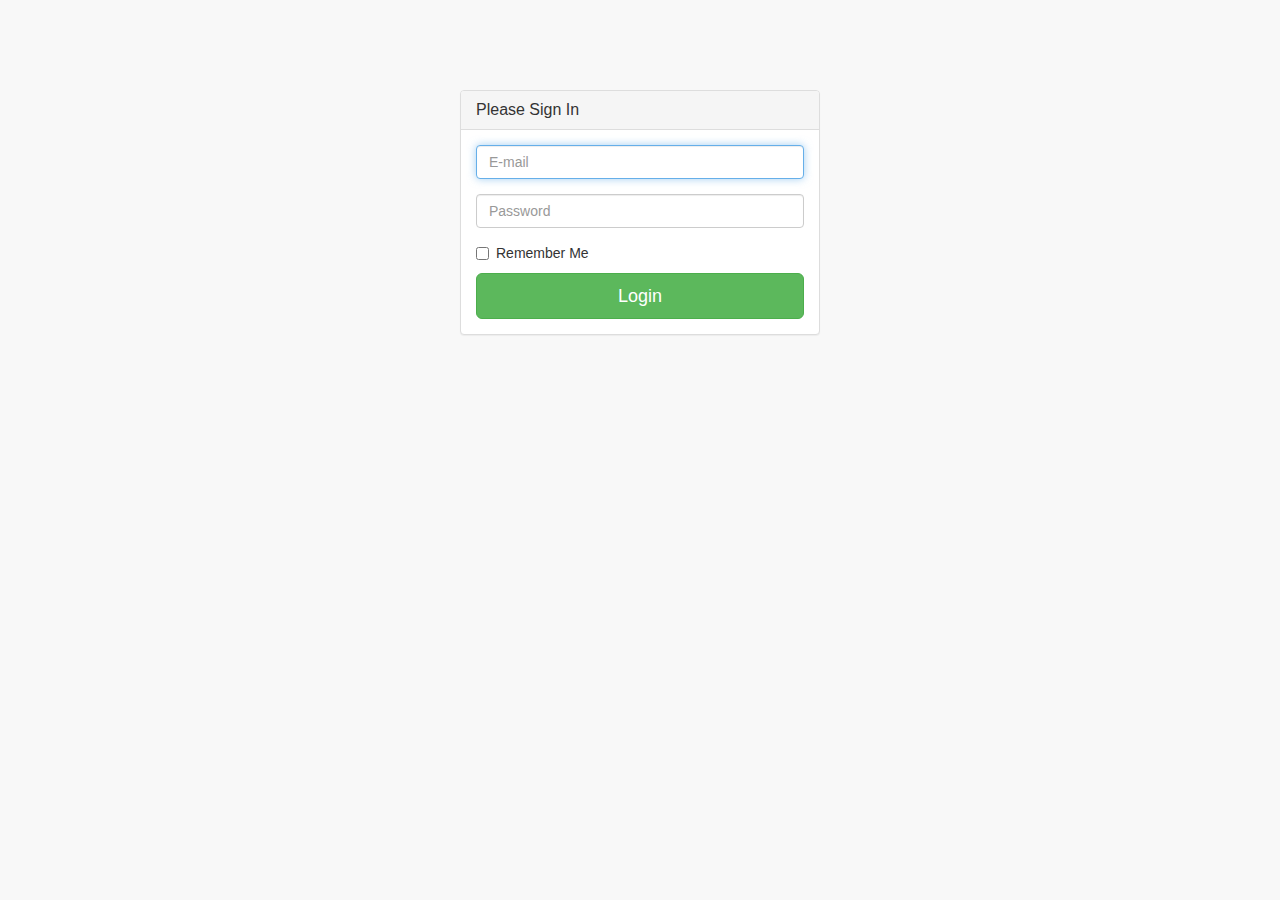
<file: src/main/webapp/resources/sbadmin/pages/login.html>
<!DOCTYPE html>
<html lang="en">

<head>

    <meta charset="utf-8">
    <meta http-equiv="X-UA-Compatible" content="IE=edge">
    <meta name="viewport" content="width=device-width, initial-scale=1">
    <meta name="description" content="">
    <meta name="author" content="">

    <title>SB Admin 2 - Bootstrap Admin Theme</title>

    <!-- Bootstrap Core CSS -->
    <link href="../vendor/bootstrap/css/bootstrap.min.css" rel="stylesheet">

    <!-- MetisMenu CSS -->
    <link href="../vendor/metisMenu/metisMenu.min.css" rel="stylesheet">

    <!-- Custom CSS -->
    <link href="../dist/css/sb-admin-2.css" rel="stylesheet">

    <!-- Custom Fonts -->
    <link href="../vendor/font-awesome/css/font-awesome.min.css" rel="stylesheet" type="text/css">

    <!-- HTML5 Shim and Respond.js IE8 support of HTML5 elements and media queries -->
    <!-- WARNING: Respond.js doesn't work if you view the page via file:// -->
    <!--[if lt IE 9]>
        <script src="https://oss.maxcdn.com/libs/html5shiv/3.7.0/html5shiv.js"></script>
        <script src="https://oss.maxcdn.com/libs/respond.js/1.4.2/respond.min.js"></script>
    <![endif]-->

</head>

<body>

    <div class="container">
        <div class="row">
            <div class="col-md-4 col-md-offset-4">
                <div class="login-panel panel panel-default">
                    <div class="panel-heading">
                        <h3 class="panel-title">Please Sign In</h3>
                    </div>
                    <div class="panel-body">
                        <form role="form">
                            <fieldset>
                                <div class="form-group">
                                    <input class="form-control" placeholder="E-mail" name="email" type="email" autofocus>
                                </div>
                                <div class="form-group">
                                    <input class="form-control" placeholder="Password" name="password" type="password" value="">
                                </div>
                                <div class="checkbox">
                                    <label>
                                        <input name="remember" type="checkbox" value="Remember Me">Remember Me
                                    </label>
                                </div>
                                <!-- Change this to a button or input when using this as a form -->
                                <a href="index.html" class="btn btn-lg btn-success btn-block">Login</a>
                            </fieldset>
                        </form>
                    </div>
                </div>
            </div>
        </div>
    </div>

    <!-- jQuery -->
    <script src="../vendor/jquery/jquery.min.js"></script>

    <!-- Bootstrap Core JavaScript -->
    <script src="../vendor/bootstrap/js/bootstrap.min.js"></script>

    <!-- Metis Menu Plugin JavaScript -->
    <script src="../vendor/metisMenu/metisMenu.min.js"></script>

    <!-- Custom Theme JavaScript -->
    <script src="../dist/js/sb-admin-2.js"></script>

</body>

</html>
</file>
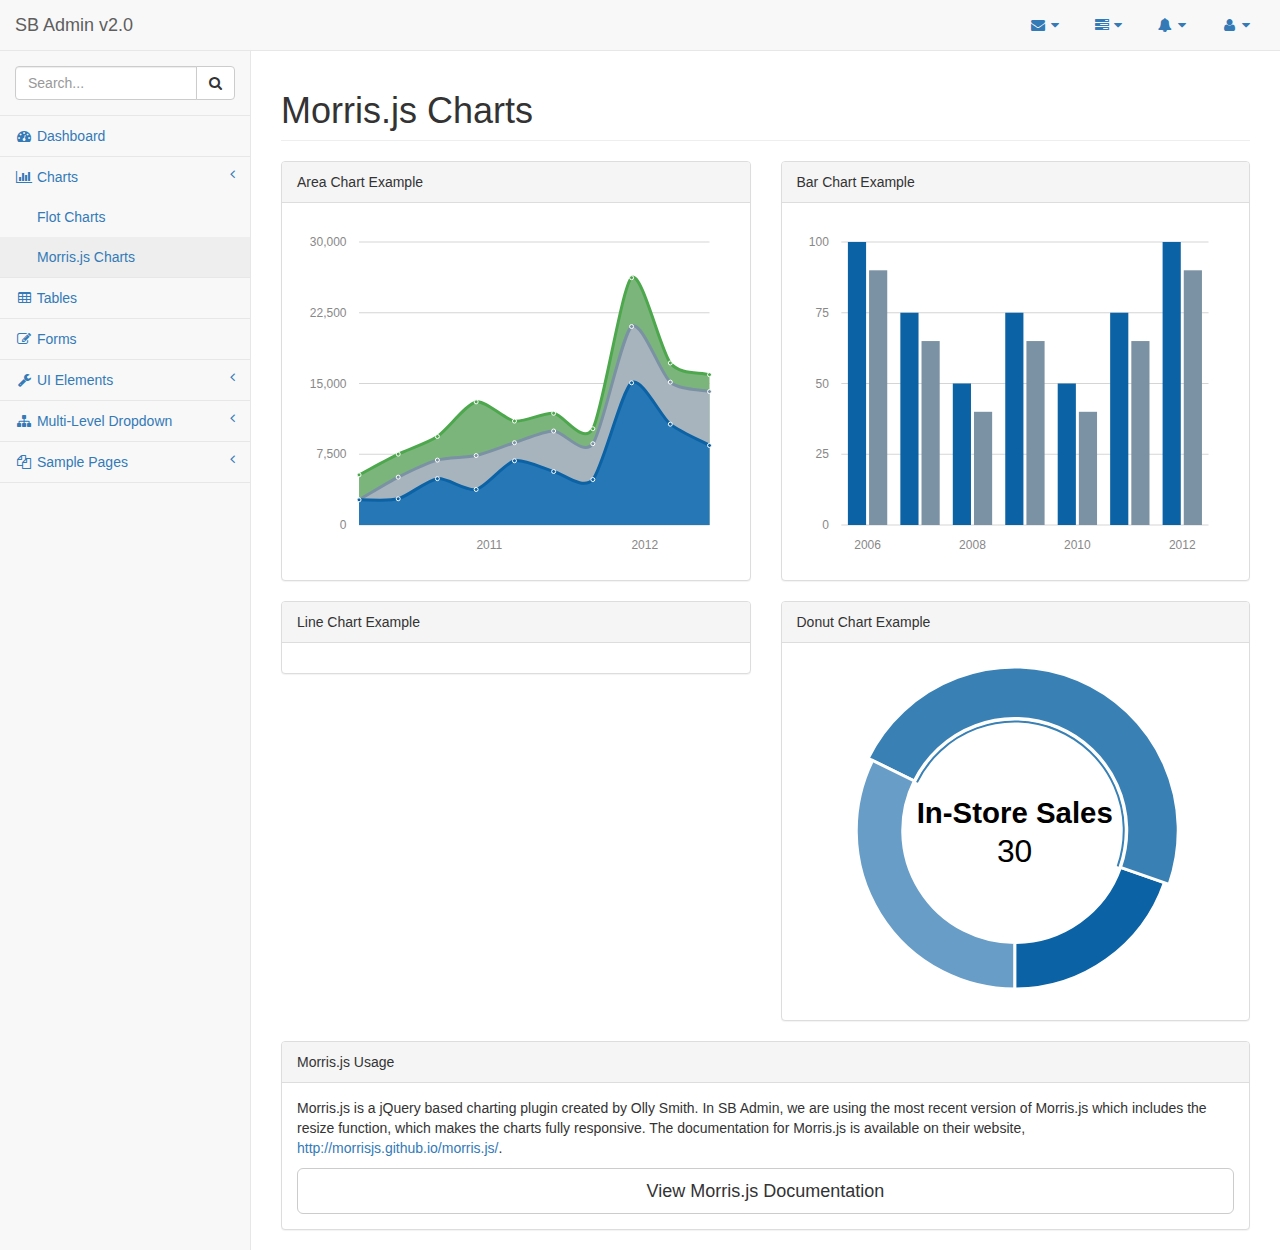
<file: src/main/webapp/resources/sbadmin/pages/morris.html>
<!DOCTYPE html>
<html lang="en">

<head>

    <meta charset="utf-8">
    <meta http-equiv="X-UA-Compatible" content="IE=edge">
    <meta name="viewport" content="width=device-width, initial-scale=1">
    <meta name="description" content="">
    <meta name="author" content="">

    <title>SB Admin 2 - Bootstrap Admin Theme</title>

    <!-- Bootstrap Core CSS -->
    <link href="../vendor/bootstrap/css/bootstrap.min.css" rel="stylesheet">

    <!-- MetisMenu CSS -->
    <link href="../vendor/metisMenu/metisMenu.min.css" rel="stylesheet">

    <!-- Custom CSS -->
    <link href="../dist/css/sb-admin-2.css" rel="stylesheet">

    <!-- Morris Charts CSS -->
    <link href="../vendor/morrisjs/morris.css" rel="stylesheet">

    <!-- Custom Fonts -->
    <link href="../vendor/font-awesome/css/font-awesome.min.css" rel="stylesheet" type="text/css">

    <!-- HTML5 Shim and Respond.js IE8 support of HTML5 elements and media queries -->
    <!-- WARNING: Respond.js doesn't work if you view the page via file:// -->
    <!--[if lt IE 9]>
        <script src="https://oss.maxcdn.com/libs/html5shiv/3.7.0/html5shiv.js"></script>
        <script src="https://oss.maxcdn.com/libs/respond.js/1.4.2/respond.min.js"></script>
    <![endif]-->

</head>

<body>

    <div id="wrapper">

        <!-- Navigation -->
        <nav class="navbar navbar-default navbar-static-top" role="navigation" style="margin-bottom: 0">
            <div class="navbar-header">
                <button type="button" class="navbar-toggle" data-toggle="collapse" data-target=".navbar-collapse">
                    <span class="sr-only">Toggle navigation</span>
                    <span class="icon-bar"></span>
                    <span class="icon-bar"></span>
                    <span class="icon-bar"></span>
                </button>
                <a class="navbar-brand" href="index.html">SB Admin v2.0</a>
            </div>
            <!-- /.navbar-header -->

            <ul class="nav navbar-top-links navbar-right">
                <li class="dropdown">
                    <a class="dropdown-toggle" data-toggle="dropdown" href="#">
                        <i class="fa fa-envelope fa-fw"></i> <i class="fa fa-caret-down"></i>
                    </a>
                    <ul class="dropdown-menu dropdown-messages">
                        <li>
                            <a href="#">
                                <div>
                                    <strong>John Smith</strong>
                                    <span class="pull-right text-muted">
                                        <em>Yesterday</em>
                                    </span>
                                </div>
                                <div>Lorem ipsum dolor sit amet, consectetur adipiscing elit. Pellentesque eleifend...</div>
                            </a>
                        </li>
                        <li class="divider"></li>
                        <li>
                            <a href="#">
                                <div>
                                    <strong>John Smith</strong>
                                    <span class="pull-right text-muted">
                                        <em>Yesterday</em>
                                    </span>
                                </div>
                                <div>Lorem ipsum dolor sit amet, consectetur adipiscing elit. Pellentesque eleifend...</div>
                            </a>
                        </li>
                        <li class="divider"></li>
                        <li>
                            <a href="#">
                                <div>
                                    <strong>John Smith</strong>
                                    <span class="pull-right text-muted">
                                        <em>Yesterday</em>
                                    </span>
                                </div>
                                <div>Lorem ipsum dolor sit amet, consectetur adipiscing elit. Pellentesque eleifend...</div>
                            </a>
                        </li>
                        <li class="divider"></li>
                        <li>
                            <a class="text-center" href="#">
                                <strong>Read All Messages</strong>
                                <i class="fa fa-angle-right"></i>
                            </a>
                        </li>
                    </ul>
                    <!-- /.dropdown-messages -->
                </li>
                <!-- /.dropdown -->
                <li class="dropdown">
                    <a class="dropdown-toggle" data-toggle="dropdown" href="#">
                        <i class="fa fa-tasks fa-fw"></i> <i class="fa fa-caret-down"></i>
                    </a>
                    <ul class="dropdown-menu dropdown-tasks">
                        <li>
                            <a href="#">
                                <div>
                                    <p>
                                        <strong>Task 1</strong>
                                        <span class="pull-right text-muted">40% Complete</span>
                                    </p>
                                    <div class="progress progress-striped active">
                                        <div class="progress-bar progress-bar-success" role="progressbar" aria-valuenow="40" aria-valuemin="0" aria-valuemax="100" style="width: 40%">
                                            <span class="sr-only">40% Complete (success)</span>
                                        </div>
                                    </div>
                                </div>
                            </a>
                        </li>
                        <li class="divider"></li>
                        <li>
                            <a href="#">
                                <div>
                                    <p>
                                        <strong>Task 2</strong>
                                        <span class="pull-right text-muted">20% Complete</span>
                                    </p>
                                    <div class="progress progress-striped active">
                                        <div class="progress-bar progress-bar-info" role="progressbar" aria-valuenow="20" aria-valuemin="0" aria-valuemax="100" style="width: 20%">
                                            <span class="sr-only">20% Complete</span>
                                        </div>
                                    </div>
                                </div>
                            </a>
                        </li>
                        <li class="divider"></li>
                        <li>
                            <a href="#">
                                <div>
                                    <p>
                                        <strong>Task 3</strong>
                                        <span class="pull-right text-muted">60% Complete</span>
                                    </p>
                                    <div class="progress progress-striped active">
                                        <div class="progress-bar progress-bar-warning" role="progressbar" aria-valuenow="60" aria-valuemin="0" aria-valuemax="100" style="width: 60%">
                                            <span class="sr-only">60% Complete (warning)</span>
                                        </div>
                                    </div>
                                </div>
                            </a>
                        </li>
                        <li class="divider"></li>
                        <li>
                            <a href="#">
                                <div>
                                    <p>
                                        <strong>Task 4</strong>
                                        <span class="pull-right text-muted">80% Complete</span>
                                    </p>
                                    <div class="progress progress-striped active">
                                        <div class="progress-bar progress-bar-danger" role="progressbar" aria-valuenow="80" aria-valuemin="0" aria-valuemax="100" style="width: 80%">
                                            <span class="sr-only">80% Complete (danger)</span>
                                        </div>
                                    </div>
                                </div>
                            </a>
                        </li>
                        <li class="divider"></li>
                        <li>
                            <a class="text-center" href="#">
                                <strong>See All Tasks</strong>
                                <i class="fa fa-angle-right"></i>
                            </a>
                        </li>
                    </ul>
                    <!-- /.dropdown-tasks -->
                </li>
                <!-- /.dropdown -->
                <li class="dropdown">
                    <a class="dropdown-toggle" data-toggle="dropdown" href="#">
                        <i class="fa fa-bell fa-fw"></i> <i class="fa fa-caret-down"></i>
                    </a>
                    <ul class="dropdown-menu dropdown-alerts">
                        <li>
                            <a href="#">
                                <div>
                                    <i class="fa fa-comment fa-fw"></i> New Comment
                                    <span class="pull-right text-muted small">4 minutes ago</span>
                                </div>
                            </a>
                        </li>
                        <li class="divider"></li>
                        <li>
                            <a href="#">
                                <div>
                                    <i class="fa fa-twitter fa-fw"></i> 3 New Followers
                                    <span class="pull-right text-muted small">12 minutes ago</span>
                                </div>
                            </a>
                        </li>
                        <li class="divider"></li>
                        <li>
                            <a href="#">
                                <div>
                                    <i class="fa fa-envelope fa-fw"></i> Message Sent
                                    <span class="pull-right text-muted small">4 minutes ago</span>
                                </div>
                            </a>
                        </li>
                        <li class="divider"></li>
                        <li>
                            <a href="#">
                                <div>
                                    <i class="fa fa-tasks fa-fw"></i> New Task
                                    <span class="pull-right text-muted small">4 minutes ago</span>
                                </div>
                            </a>
                        </li>
                        <li class="divider"></li>
                        <li>
                            <a href="#">
                                <div>
                                    <i class="fa fa-upload fa-fw"></i> Server Rebooted
                                    <span class="pull-right text-muted small">4 minutes ago</span>
                                </div>
                            </a>
                        </li>
                        <li class="divider"></li>
                        <li>
                            <a class="text-center" href="#">
                                <strong>See All Alerts</strong>
                                <i class="fa fa-angle-right"></i>
                            </a>
                        </li>
                    </ul>
                    <!-- /.dropdown-alerts -->
                </li>
                <!-- /.dropdown -->
                <li class="dropdown">
                    <a class="dropdown-toggle" data-toggle="dropdown" href="#">
                        <i class="fa fa-user fa-fw"></i> <i class="fa fa-caret-down"></i>
                    </a>
                    <ul class="dropdown-menu dropdown-user">
                        <li><a href="#"><i class="fa fa-user fa-fw"></i> User Profile</a>
                        </li>
                        <li><a href="#"><i class="fa fa-gear fa-fw"></i> Settings</a>
                        </li>
                        <li class="divider"></li>
                        <li><a href="login.html"><i class="fa fa-sign-out fa-fw"></i> Logout</a>
                        </li>
                    </ul>
                    <!-- /.dropdown-user -->
                </li>
                <!-- /.dropdown -->
            </ul>
            <!-- /.navbar-top-links -->

            <div class="navbar-default sidebar" role="navigation">
                <div class="sidebar-nav navbar-collapse">
                    <ul class="nav" id="side-menu">
                        <li class="sidebar-search">
                            <div class="input-group custom-search-form">
                                <input type="text" class="form-control" placeholder="Search...">
                                <span class="input-group-btn">
                                <button class="btn btn-default" type="button">
                                    <i class="fa fa-search"></i>
                                </button>
                            </span>
                            </div>
                            <!-- /input-group -->
                        </li>
                        <li>
                            <a href="index.html"><i class="fa fa-dashboard fa-fw"></i> Dashboard</a>
                        </li>
                        <li>
                            <a href="#"><i class="fa fa-bar-chart-o fa-fw"></i> Charts<span class="fa arrow"></span></a>
                            <ul class="nav nav-second-level">
                                <li>
                                    <a href="flot.html">Flot Charts</a>
                                </li>
                                <li>
                                    <a href="morris.html">Morris.js Charts</a>
                                </li>
                            </ul>
                            <!-- /.nav-second-level -->
                        </li>
                        <li>
                            <a href="tables.html"><i class="fa fa-table fa-fw"></i> Tables</a>
                        </li>
                        <li>
                            <a href="forms.html"><i class="fa fa-edit fa-fw"></i> Forms</a>
                        </li>
                        <li>
                            <a href="#"><i class="fa fa-wrench fa-fw"></i> UI Elements<span class="fa arrow"></span></a>
                            <ul class="nav nav-second-level">
                                <li>
                                    <a href="panels-wells.html">Panels and Wells</a>
                                </li>
                                <li>
                                    <a href="buttons.html">Buttons</a>
                                </li>
                                <li>
                                    <a href="notifications.html">Notifications</a>
                                </li>
                                <li>
                                    <a href="typography.html">Typography</a>
                                </li>
                                <li>
                                    <a href="icons.html"> Icons</a>
                                </li>
                                <li>
                                    <a href="grid.html">Grid</a>
                                </li>
                            </ul>
                            <!-- /.nav-second-level -->
                        </li>
                        <li>
                            <a href="#"><i class="fa fa-sitemap fa-fw"></i> Multi-Level Dropdown<span class="fa arrow"></span></a>
                            <ul class="nav nav-second-level">
                                <li>
                                    <a href="#">Second Level Item</a>
                                </li>
                                <li>
                                    <a href="#">Second Level Item</a>
                                </li>
                                <li>
                                    <a href="#">Third Level <span class="fa arrow"></span></a>
                                    <ul class="nav nav-third-level">
                                        <li>
                                            <a href="#">Third Level Item</a>
                                        </li>
                                        <li>
                                            <a href="#">Third Level Item</a>
                                        </li>
                                        <li>
                                            <a href="#">Third Level Item</a>
                                        </li>
                                        <li>
                                            <a href="#">Third Level Item</a>
                                        </li>
                                    </ul>
                                    <!-- /.nav-third-level -->
                                </li>
                            </ul>
                            <!-- /.nav-second-level -->
                        </li>
                        <li>
                            <a href="#"><i class="fa fa-files-o fa-fw"></i> Sample Pages<span class="fa arrow"></span></a>
                            <ul class="nav nav-second-level">
                                <li>
                                    <a href="blank.html">Blank Page</a>
                                </li>
                                <li>
                                    <a href="login.html">Login Page</a>
                                </li>
                            </ul>
                            <!-- /.nav-second-level -->
                        </li>
                    </ul>
                </div>
                <!-- /.sidebar-collapse -->
            </div>
            <!-- /.navbar-static-side -->
        </nav>

        <div id="page-wrapper">
            <div class="row">
                <div class="col-lg-12">
                    <h1 class="page-header">Morris.js Charts</h1>
                </div>
                <!-- /.col-lg-12 -->
            </div>
            <!-- /.row -->
            <div class="row">
                <div class="col-lg-6">
                    <div class="panel panel-default">
                        <div class="panel-heading">
                            Area Chart Example
                        </div>
                        <!-- /.panel-heading -->
                        <div class="panel-body">
                            <div id="morris-area-chart"></div>
                        </div>
                        <!-- /.panel-body -->
                    </div>
                    <!-- /.panel -->
                </div>
                <!-- /.col-lg-6 -->
                <div class="col-lg-6">
                    <div class="panel panel-default">
                        <div class="panel-heading">
                            Bar Chart Example
                        </div>
                        <!-- /.panel-heading -->
                        <div class="panel-body">
                            <div id="morris-bar-chart"></div>
                        </div>
                        <!-- /.panel-body -->
                    </div>
                    <!-- /.panel -->
                </div>
                <!-- /.col-lg-6 -->
                <div class="col-lg-6">
                    <div class="panel panel-default">
                        <div class="panel-heading">
                            Line Chart Example
                        </div>
                        <!-- /.panel-heading -->
                        <div class="panel-body">
                            <div id="morris-line-chart"></div>
                        </div>
                        <!-- /.panel-body -->
                    </div>
                    <!-- /.panel -->
                </div>
                <!-- /.col-lg-6 -->
                <div class="col-lg-6">
                    <div class="panel panel-default">
                        <div class="panel-heading">
                            Donut Chart Example
                        </div>
                        <!-- /.panel-heading -->
                        <div class="panel-body">
                            <div id="morris-donut-chart"></div>
                        </div>
                        <!-- /.panel-body -->
                    </div>
                    <!-- /.panel -->
                </div>
                <!-- /.col-lg-6 -->
                <div class="col-lg-12">
                    <div class="panel panel-default">
                        <div class="panel-heading">
                            Morris.js Usage
                        </div>
                        <!-- /.panel-heading -->
                        <div class="panel-body">
                            <p>Morris.js is a jQuery based charting plugin created by Olly Smith. In SB Admin, we are using the most recent version of Morris.js which includes the resize function, which makes the charts fully responsive. The documentation for Morris.js is available on their website, <a target="_blank" href="http://morrisjs.github.io/morris.js/">http://morrisjs.github.io/morris.js/</a>.</p>
                            <a target="_blank" class="btn btn-default btn-lg btn-block" href="http://morrisjs.github.io/morris.js/">View Morris.js Documentation</a>
                        </div>
                        <!-- /.panel-body -->
                    </div>
                    <!-- /.panel -->
                </div>
                <!-- /.col-lg-6 -->
            </div>
            <!-- /.row -->
        </div>
        <!-- /#page-wrapper -->

    </div>
    <!-- /#wrapper -->

    <!-- jQuery -->
    <script src="../vendor/jquery/jquery.min.js"></script>

    <!-- Bootstrap Core JavaScript -->
    <script src="../vendor/bootstrap/js/bootstrap.min.js"></script>

    <!-- Metis Menu Plugin JavaScript -->
    <script src="../vendor/metisMenu/metisMenu.min.js"></script>

    <!-- Morris Charts JavaScript -->
    <script src="../vendor/raphael/raphael.min.js"></script>
    <script src="../vendor/morrisjs/morris.min.js"></script>
    <script src="../data/morris-data.js"></script>

    <!-- Custom Theme JavaScript -->
    <script src="../dist/js/sb-admin-2.js"></script>

</body>

</html>
</file>
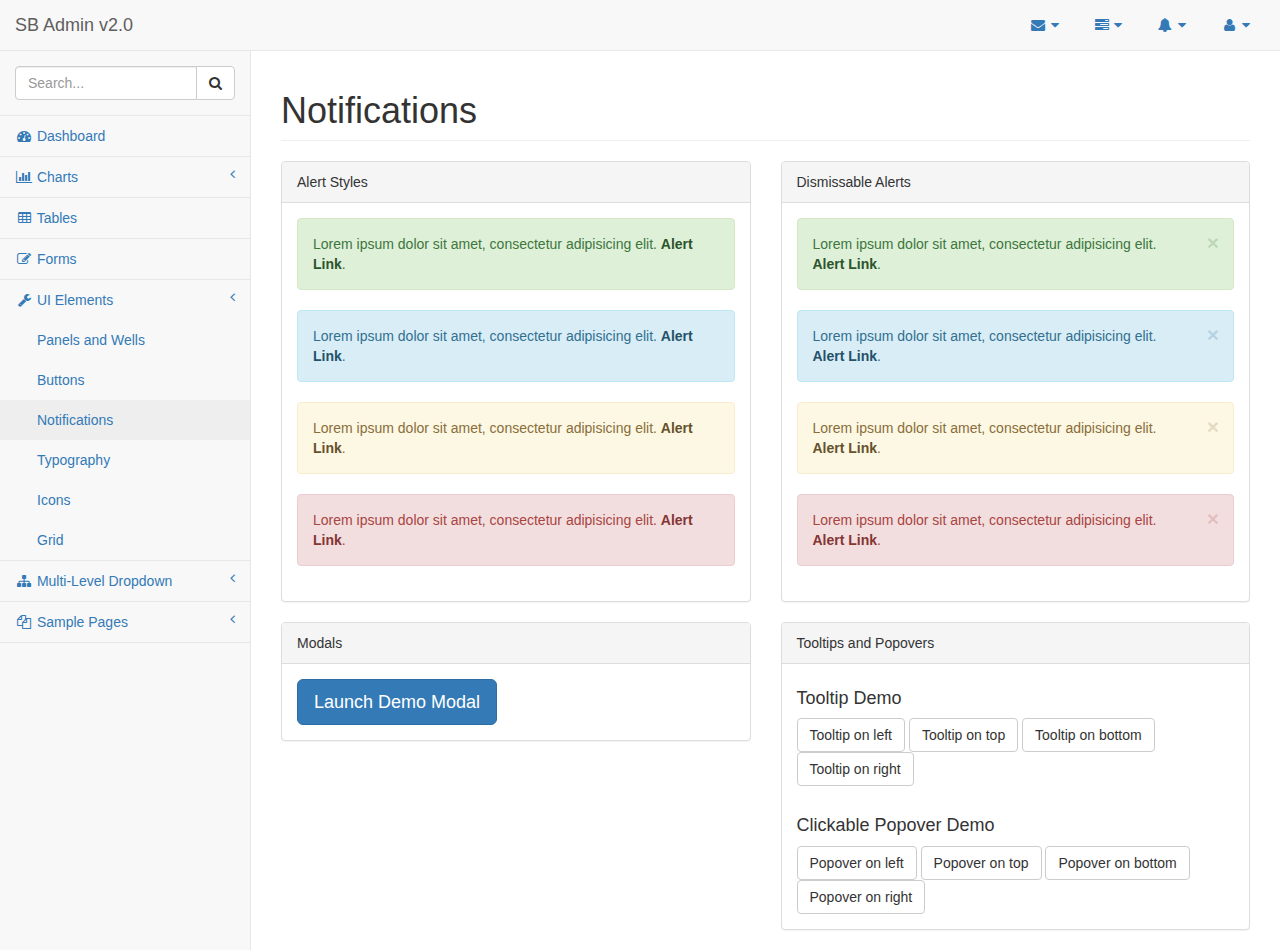
<file: src/main/webapp/resources/sbadmin/pages/notifications.html>
<!DOCTYPE html>
<html lang="en">

<head>

    <meta charset="utf-8">
    <meta http-equiv="X-UA-Compatible" content="IE=edge">
    <meta name="viewport" content="width=device-width, initial-scale=1">
    <meta name="description" content="">
    <meta name="author" content="">

    <title>SB Admin 2 - Bootstrap Admin Theme</title>

    <!-- Bootstrap Core CSS -->
    <link href="../vendor/bootstrap/css/bootstrap.min.css" rel="stylesheet">

    <!-- MetisMenu CSS -->
    <link href="../vendor/metisMenu/metisMenu.min.css" rel="stylesheet">

    <!-- Custom CSS -->
    <link href="../dist/css/sb-admin-2.css" rel="stylesheet">

    <!-- Custom Fonts -->
    <link href="../vendor/font-awesome/css/font-awesome.min.css" rel="stylesheet" type="text/css">

    <!-- HTML5 Shim and Respond.js IE8 support of HTML5 elements and media queries -->
    <!-- WARNING: Respond.js doesn't work if you view the page via file:// -->
    <!--[if lt IE 9]>
        <script src="https://oss.maxcdn.com/libs/html5shiv/3.7.0/html5shiv.js"></script>
        <script src="https://oss.maxcdn.com/libs/respond.js/1.4.2/respond.min.js"></script>
    <![endif]-->

</head>

<body>

    <div id="wrapper">

        <!-- Navigation -->
        <nav class="navbar navbar-default navbar-static-top" role="navigation" style="margin-bottom: 0">
            <div class="navbar-header">
                <button type="button" class="navbar-toggle" data-toggle="collapse" data-target=".navbar-collapse">
                    <span class="sr-only">Toggle navigation</span>
                    <span class="icon-bar"></span>
                    <span class="icon-bar"></span>
                    <span class="icon-bar"></span>
                </button>
                <a class="navbar-brand" href="index.html">SB Admin v2.0</a>
            </div>
            <!-- /.navbar-header -->

            <ul class="nav navbar-top-links navbar-right">
                <li class="dropdown">
                    <a class="dropdown-toggle" data-toggle="dropdown" href="#">
                        <i class="fa fa-envelope fa-fw"></i> <i class="fa fa-caret-down"></i>
                    </a>
                    <ul class="dropdown-menu dropdown-messages">
                        <li>
                            <a href="#">
                                <div>
                                    <strong>John Smith</strong>
                                    <span class="pull-right text-muted">
                                        <em>Yesterday</em>
                                    </span>
                                </div>
                                <div>Lorem ipsum dolor sit amet, consectetur adipiscing elit. Pellentesque eleifend...</div>
                            </a>
                        </li>
                        <li class="divider"></li>
                        <li>
                            <a href="#">
                                <div>
                                    <strong>John Smith</strong>
                                    <span class="pull-right text-muted">
                                        <em>Yesterday</em>
                                    </span>
                                </div>
                                <div>Lorem ipsum dolor sit amet, consectetur adipiscing elit. Pellentesque eleifend...</div>
                            </a>
                        </li>
                        <li class="divider"></li>
                        <li>
                            <a href="#">
                                <div>
                                    <strong>John Smith</strong>
                                    <span class="pull-right text-muted">
                                        <em>Yesterday</em>
                                    </span>
                                </div>
                                <div>Lorem ipsum dolor sit amet, consectetur adipiscing elit. Pellentesque eleifend...</div>
                            </a>
                        </li>
                        <li class="divider"></li>
                        <li>
                            <a class="text-center" href="#">
                                <strong>Read All Messages</strong>
                                <i class="fa fa-angle-right"></i>
                            </a>
                        </li>
                    </ul>
                    <!-- /.dropdown-messages -->
                </li>
                <!-- /.dropdown -->
                <li class="dropdown">
                    <a class="dropdown-toggle" data-toggle="dropdown" href="#">
                        <i class="fa fa-tasks fa-fw"></i> <i class="fa fa-caret-down"></i>
                    </a>
                    <ul class="dropdown-menu dropdown-tasks">
                        <li>
                            <a href="#">
                                <div>
                                    <p>
                                        <strong>Task 1</strong>
                                        <span class="pull-right text-muted">40% Complete</span>
                                    </p>
                                    <div class="progress progress-striped active">
                                        <div class="progress-bar progress-bar-success" role="progressbar" aria-valuenow="40" aria-valuemin="0" aria-valuemax="100" style="width: 40%">
                                            <span class="sr-only">40% Complete (success)</span>
                                        </div>
                                    </div>
                                </div>
                            </a>
                        </li>
                        <li class="divider"></li>
                        <li>
                            <a href="#">
                                <div>
                                    <p>
                                        <strong>Task 2</strong>
                                        <span class="pull-right text-muted">20% Complete</span>
                                    </p>
                                    <div class="progress progress-striped active">
                                        <div class="progress-bar progress-bar-info" role="progressbar" aria-valuenow="20" aria-valuemin="0" aria-valuemax="100" style="width: 20%">
                                            <span class="sr-only">20% Complete</span>
                                        </div>
                                    </div>
                                </div>
                            </a>
                        </li>
                        <li class="divider"></li>
                        <li>
                            <a href="#">
                                <div>
                                    <p>
                                        <strong>Task 3</strong>
                                        <span class="pull-right text-muted">60% Complete</span>
                                    </p>
                                    <div class="progress progress-striped active">
                                        <div class="progress-bar progress-bar-warning" role="progressbar" aria-valuenow="60" aria-valuemin="0" aria-valuemax="100" style="width: 60%">
                                            <span class="sr-only">60% Complete (warning)</span>
                                        </div>
                                    </div>
                                </div>
                            </a>
                        </li>
                        <li class="divider"></li>
                        <li>
                            <a href="#">
                                <div>
                                    <p>
                                        <strong>Task 4</strong>
                                        <span class="pull-right text-muted">80% Complete</span>
                                    </p>
                                    <div class="progress progress-striped active">
                                        <div class="progress-bar progress-bar-danger" role="progressbar" aria-valuenow="80" aria-valuemin="0" aria-valuemax="100" style="width: 80%">
                                            <span class="sr-only">80% Complete (danger)</span>
                                        </div>
                                    </div>
                                </div>
                            </a>
                        </li>
                        <li class="divider"></li>
                        <li>
                            <a class="text-center" href="#">
                                <strong>See All Tasks</strong>
                                <i class="fa fa-angle-right"></i>
                            </a>
                        </li>
                    </ul>
                    <!-- /.dropdown-tasks -->
                </li>
                <!-- /.dropdown -->
                <li class="dropdown">
                    <a class="dropdown-toggle" data-toggle="dropdown" href="#">
                        <i class="fa fa-bell fa-fw"></i> <i class="fa fa-caret-down"></i>
                    </a>
                    <ul class="dropdown-menu dropdown-alerts">
                        <li>
                            <a href="#">
                                <div>
                                    <i class="fa fa-comment fa-fw"></i> New Comment
                                    <span class="pull-right text-muted small">4 minutes ago</span>
                                </div>
                            </a>
                        </li>
                        <li class="divider"></li>
                        <li>
                            <a href="#">
                                <div>
                                    <i class="fa fa-twitter fa-fw"></i> 3 New Followers
                                    <span class="pull-right text-muted small">12 minutes ago</span>
                                </div>
                            </a>
                        </li>
                        <li class="divider"></li>
                        <li>
                            <a href="#">
                                <div>
                                    <i class="fa fa-envelope fa-fw"></i> Message Sent
                                    <span class="pull-right text-muted small">4 minutes ago</span>
                                </div>
                            </a>
                        </li>
                        <li class="divider"></li>
                        <li>
                            <a href="#">
                                <div>
                                    <i class="fa fa-tasks fa-fw"></i> New Task
                                    <span class="pull-right text-muted small">4 minutes ago</span>
                                </div>
                            </a>
                        </li>
                        <li class="divider"></li>
                        <li>
                            <a href="#">
                                <div>
                                    <i class="fa fa-upload fa-fw"></i> Server Rebooted
                                    <span class="pull-right text-muted small">4 minutes ago</span>
                                </div>
                            </a>
                        </li>
                        <li class="divider"></li>
                        <li>
                            <a class="text-center" href="#">
                                <strong>See All Alerts</strong>
                                <i class="fa fa-angle-right"></i>
                            </a>
                        </li>
                    </ul>
                    <!-- /.dropdown-alerts -->
                </li>
                <!-- /.dropdown -->
                <li class="dropdown">
                    <a class="dropdown-toggle" data-toggle="dropdown" href="#">
                        <i class="fa fa-user fa-fw"></i> <i class="fa fa-caret-down"></i>
                    </a>
                    <ul class="dropdown-menu dropdown-user">
                        <li><a href="#"><i class="fa fa-user fa-fw"></i> User Profile</a>
                        </li>
                        <li><a href="#"><i class="fa fa-gear fa-fw"></i> Settings</a>
                        </li>
                        <li class="divider"></li>
                        <li><a href="login.html"><i class="fa fa-sign-out fa-fw"></i> Logout</a>
                        </li>
                    </ul>
                    <!-- /.dropdown-user -->
                </li>
                <!-- /.dropdown -->
            </ul>
            <!-- /.navbar-top-links -->

            <div class="navbar-default sidebar" role="navigation">
                <div class="sidebar-nav navbar-collapse">
                    <ul class="nav" id="side-menu">
                        <li class="sidebar-search">
                            <div class="input-group custom-search-form">
                                <input type="text" class="form-control" placeholder="Search...">
                                <span class="input-group-btn">
                                <button class="btn btn-default" type="button">
                                    <i class="fa fa-search"></i>
                                </button>
                            </span>
                            </div>
                            <!-- /input-group -->
                        </li>
                        <li>
                            <a href="index.html"><i class="fa fa-dashboard fa-fw"></i> Dashboard</a>
                        </li>
                        <li>
                            <a href="#"><i class="fa fa-bar-chart-o fa-fw"></i> Charts<span class="fa arrow"></span></a>
                            <ul class="nav nav-second-level">
                                <li>
                                    <a href="flot.html">Flot Charts</a>
                                </li>
                                <li>
                                    <a href="morris.html">Morris.js Charts</a>
                                </li>
                            </ul>
                            <!-- /.nav-second-level -->
                        </li>
                        <li>
                            <a href="tables.html"><i class="fa fa-table fa-fw"></i> Tables</a>
                        </li>
                        <li>
                            <a href="forms.html"><i class="fa fa-edit fa-fw"></i> Forms</a>
                        </li>
                        <li>
                            <a href="#"><i class="fa fa-wrench fa-fw"></i> UI Elements<span class="fa arrow"></span></a>
                            <ul class="nav nav-second-level">
                                <li>
                                    <a href="panels-wells.html">Panels and Wells</a>
                                </li>
                                <li>
                                    <a href="buttons.html">Buttons</a>
                                </li>
                                <li>
                                    <a href="notifications.html">Notifications</a>
                                </li>
                                <li>
                                    <a href="typography.html">Typography</a>
                                </li>
                                <li>
                                    <a href="icons.html"> Icons</a>
                                </li>
                                <li>
                                    <a href="grid.html">Grid</a>
                                </li>
                            </ul>
                            <!-- /.nav-second-level -->
                        </li>
                        <li>
                            <a href="#"><i class="fa fa-sitemap fa-fw"></i> Multi-Level Dropdown<span class="fa arrow"></span></a>
                            <ul class="nav nav-second-level">
                                <li>
                                    <a href="#">Second Level Item</a>
                                </li>
                                <li>
                                    <a href="#">Second Level Item</a>
                                </li>
                                <li>
                                    <a href="#">Third Level <span class="fa arrow"></span></a>
                                    <ul class="nav nav-third-level">
                                        <li>
                                            <a href="#">Third Level Item</a>
                                        </li>
                                        <li>
                                            <a href="#">Third Level Item</a>
                                        </li>
                                        <li>
                                            <a href="#">Third Level Item</a>
                                        </li>
                                        <li>
                                            <a href="#">Third Level Item</a>
                                        </li>
                                    </ul>
                                    <!-- /.nav-third-level -->
                                </li>
                            </ul>
                            <!-- /.nav-second-level -->
                        </li>
                        <li>
                            <a href="#"><i class="fa fa-files-o fa-fw"></i> Sample Pages<span class="fa arrow"></span></a>
                            <ul class="nav nav-second-level">
                                <li>
                                    <a href="blank.html">Blank Page</a>
                                </li>
                                <li>
                                    <a href="login.html">Login Page</a>
                                </li>
                            </ul>
                            <!-- /.nav-second-level -->
                        </li>
                    </ul>
                </div>
                <!-- /.sidebar-collapse -->
            </div>
            <!-- /.navbar-static-side -->
        </nav>

        <div id="page-wrapper">
            <div class="row">
                <div class="col-lg-12">
                    <h1 class="page-header">Notifications</h1>
                </div>
                <!-- /.col-lg-12 -->
            </div>
            <!-- /.row -->
            <div class="row">
                <div class="col-lg-6">
                    <div class="panel panel-default">
                        <div class="panel-heading">
                            Alert Styles
                        </div>
                        <!-- /.panel-heading -->
                        <div class="panel-body">
                            <div class="alert alert-success">
                                Lorem ipsum dolor sit amet, consectetur adipisicing elit. <a href="#" class="alert-link">Alert Link</a>.
                            </div>
                            <div class="alert alert-info">
                                Lorem ipsum dolor sit amet, consectetur adipisicing elit. <a href="#" class="alert-link">Alert Link</a>.
                            </div>
                            <div class="alert alert-warning">
                                Lorem ipsum dolor sit amet, consectetur adipisicing elit. <a href="#" class="alert-link">Alert Link</a>.
                            </div>
                            <div class="alert alert-danger">
                                Lorem ipsum dolor sit amet, consectetur adipisicing elit. <a href="#" class="alert-link">Alert Link</a>.
                            </div>
                        </div>
                        <!-- .panel-body -->
                    </div>
                    <!-- /.panel -->
                </div>
                <!-- /.col-lg-6 -->
                <div class="col-lg-6">
                    <div class="panel panel-default">
                        <div class="panel-heading">
                            Dismissable Alerts
                        </div>
                        <!-- /.panel-heading -->
                        <div class="panel-body">
                            <div class="alert alert-success alert-dismissable">
                                <button type="button" class="close" data-dismiss="alert" aria-hidden="true">&times;</button>
                                Lorem ipsum dolor sit amet, consectetur adipisicing elit. <a href="#" class="alert-link">Alert Link</a>.
                            </div>
                            <div class="alert alert-info alert-dismissable">
                                <button type="button" class="close" data-dismiss="alert" aria-hidden="true">&times;</button>
                                Lorem ipsum dolor sit amet, consectetur adipisicing elit. <a href="#" class="alert-link">Alert Link</a>.
                            </div>
                            <div class="alert alert-warning alert-dismissable">
                                <button type="button" class="close" data-dismiss="alert" aria-hidden="true">&times;</button>
                                Lorem ipsum dolor sit amet, consectetur adipisicing elit. <a href="#" class="alert-link">Alert Link</a>.
                            </div>
                            <div class="alert alert-danger alert-dismissable">
                                <button type="button" class="close" data-dismiss="alert" aria-hidden="true">&times;</button>
                                Lorem ipsum dolor sit amet, consectetur adipisicing elit. <a href="#" class="alert-link">Alert Link</a>.
                            </div>
                        </div>
                        <!-- .panel-body -->
                    </div>
                    <!-- /.panel -->
                </div>
                <!-- /.col-lg-6 -->
            </div>
            <!-- /.row -->
            <div class="row">
                <div class="col-lg-6">
                    <div class="panel panel-default">
                        <div class="panel-heading">
                            Modals
                        </div>
                        <!-- /.panel-heading -->
                        <div class="panel-body">
                            <!-- Button trigger modal -->
                            <button class="btn btn-primary btn-lg" data-toggle="modal" data-target="#myModal">
                                Launch Demo Modal
                            </button>
                            <!-- Modal -->
                            <div class="modal fade" id="myModal" tabindex="-1" role="dialog" aria-labelledby="myModalLabel" aria-hidden="true">
                                <div class="modal-dialog">
                                    <div class="modal-content">
                                        <div class="modal-header">
                                            <button type="button" class="close" data-dismiss="modal" aria-hidden="true">&times;</button>
                                            <h4 class="modal-title" id="myModalLabel">Modal title</h4>
                                        </div>
                                        <div class="modal-body">
                                            Lorem ipsum dolor sit amet, consectetur adipisicing elit, sed do eiusmod tempor incididunt ut labore et dolore magna aliqua. Ut enim ad minim veniam, quis nostrud exercitation ullamco laboris nisi ut aliquip ex ea commodo consequat. Duis aute irure dolor in reprehenderit in voluptate velit esse cillum dolore eu fugiat nulla pariatur. Excepteur sint occaecat cupidatat non proident, sunt in culpa qui officia deserunt mollit anim id est laborum.
                                        </div>
                                        <div class="modal-footer">
                                            <button type="button" class="btn btn-default" data-dismiss="modal">Close</button>
                                            <button type="button" class="btn btn-primary">Save changes</button>
                                        </div>
                                    </div>
                                    <!-- /.modal-content -->
                                </div>
                                <!-- /.modal-dialog -->
                            </div>
                            <!-- /.modal -->
                        </div>
                        <!-- .panel-body -->
                    </div>
                    <!-- /.panel -->
                </div>
                <!-- /.col-lg-6 -->
                <div class="col-lg-6">
                    <div class="panel panel-default">
                        <div class="panel-heading">
                            Tooltips and Popovers
                        </div>
                        <!-- /.panel-heading -->
                        <div class="panel-body">
                            <h4>Tooltip Demo</h4>
                            <div class="tooltip-demo">
                                <button type="button" class="btn btn-default" data-toggle="tooltip" data-placement="left" title="Tooltip on left">Tooltip on left</button>
                                <button type="button" class="btn btn-default" data-toggle="tooltip" data-placement="top" title="Tooltip on top">Tooltip on top</button>
                                <button type="button" class="btn btn-default" data-toggle="tooltip" data-placement="bottom" title="Tooltip on bottom">Tooltip on bottom</button>
                                <button type="button" class="btn btn-default" data-toggle="tooltip" data-placement="right" title="Tooltip on right">Tooltip on right</button>
                            </div>
                            <br>
                            <h4>Clickable Popover Demo</h4>
                            <div class="tooltip-demo">
                                <button type="button" class="btn btn-default" data-container="body" data-toggle="popover" data-placement="left" data-content="Vivamus sagittis lacus vel augue laoreet rutrum faucibus.">
                                    Popover on left
                                </button>
                                <button type="button" class="btn btn-default" data-container="body" data-toggle="popover" data-placement="top" data-content="Vivamus sagittis lacus vel augue laoreet rutrum faucibus.">
                                    Popover on top
                                </button>
                                <button type="button" class="btn btn-default" data-container="body" data-toggle="popover" data-placement="bottom" data-content="Vivamus sagittis lacus vel augue laoreet rutrum faucibus.">
                                    Popover on bottom
                                </button>
                                <button type="button" class="btn btn-default" data-container="body" data-toggle="popover" data-placement="right" data-content="Vivamus sagittis lacus vel augue laoreet rutrum faucibus.">
                                    Popover on right
                                </button>
                            </div>
                        </div>
                        <!-- .panel-body -->
                    </div>
                    <!-- /.panel -->
                </div>
                <!-- /.col-lg-6 -->
            </div>
            <!-- /.row -->
        </div>
        <!-- /#page-wrapper -->

    </div>
    <!-- /#wrapper -->

    <!-- jQuery -->
    <script src="../vendor/jquery/jquery.min.js"></script>

    <!-- Bootstrap Core JavaScript -->
    <script src="../vendor/bootstrap/js/bootstrap.min.js"></script>

    <!-- Metis Menu Plugin JavaScript -->
    <script src="../vendor/metisMenu/metisMenu.min.js"></script>

    <!-- Custom Theme JavaScript -->
    <script src="../dist/js/sb-admin-2.js"></script>

    <!-- Page-Level Demo Scripts - Notifications - Use for reference -->
    <script>
    // tooltip demo
    $('.tooltip-demo').tooltip({
        selector: "[data-toggle=tooltip]",
        container: "body"
    })
    // popover demo
    $("[data-toggle=popover]")
        .popover()
    </script>

</body>

</html>
</file>
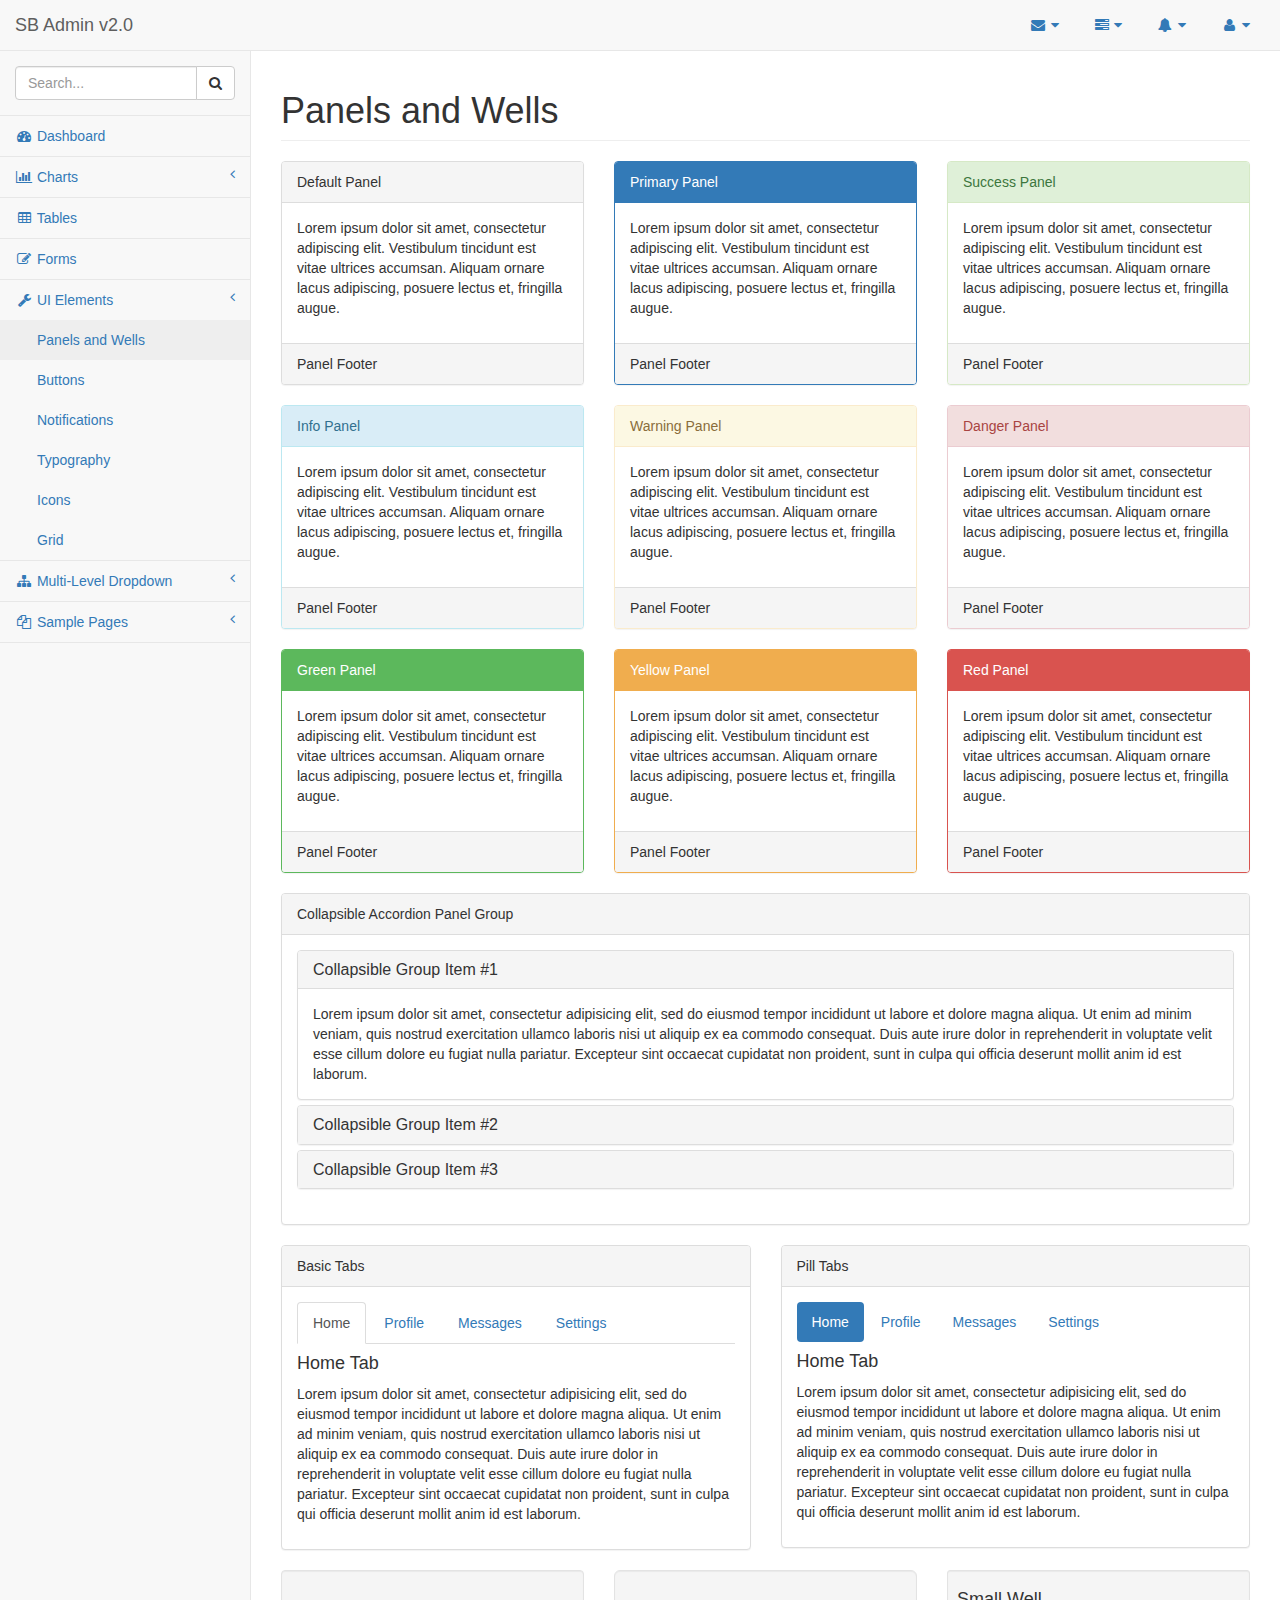
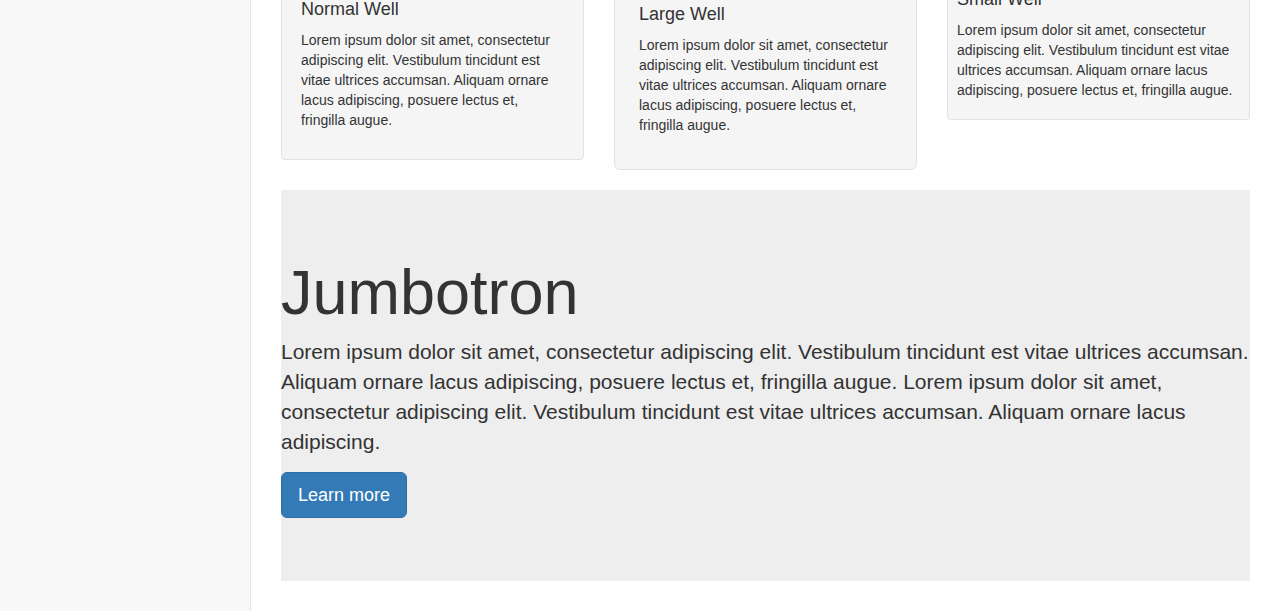
<file: src/main/webapp/resources/sbadmin/pages/panels-wells.html>
<!DOCTYPE html>
<html lang="en">

<head>

    <meta charset="utf-8">
    <meta http-equiv="X-UA-Compatible" content="IE=edge">
    <meta name="viewport" content="width=device-width, initial-scale=1">
    <meta name="description" content="">
    <meta name="author" content="">

    <title>SB Admin 2 - Bootstrap Admin Theme</title>

    <!-- Bootstrap Core CSS -->
    <link href="../vendor/bootstrap/css/bootstrap.min.css" rel="stylesheet">

    <!-- MetisMenu CSS -->
    <link href="../vendor/metisMenu/metisMenu.min.css" rel="stylesheet">

    <!-- Custom CSS -->
    <link href="../dist/css/sb-admin-2.css" rel="stylesheet">

    <!-- Custom Fonts -->
    <link href="../vendor/font-awesome/css/font-awesome.min.css" rel="stylesheet" type="text/css">

    <!-- HTML5 Shim and Respond.js IE8 support of HTML5 elements and media queries -->
    <!-- WARNING: Respond.js doesn't work if you view the page via file:// -->
    <!--[if lt IE 9]>
        <script src="https://oss.maxcdn.com/libs/html5shiv/3.7.0/html5shiv.js"></script>
        <script src="https://oss.maxcdn.com/libs/respond.js/1.4.2/respond.min.js"></script>
    <![endif]-->

</head>

<body>

    <div id="wrapper">

        <!-- Navigation -->
        <nav class="navbar navbar-default navbar-static-top" role="navigation" style="margin-bottom: 0">
            <div class="navbar-header">
                <button type="button" class="navbar-toggle" data-toggle="collapse" data-target=".navbar-collapse">
                    <span class="sr-only">Toggle navigation</span>
                    <span class="icon-bar"></span>
                    <span class="icon-bar"></span>
                    <span class="icon-bar"></span>
                </button>
                <a class="navbar-brand" href="index.html">SB Admin v2.0</a>
            </div>
            <!-- /.navbar-header -->

            <ul class="nav navbar-top-links navbar-right">
                <li class="dropdown">
                    <a class="dropdown-toggle" data-toggle="dropdown" href="#">
                        <i class="fa fa-envelope fa-fw"></i> <i class="fa fa-caret-down"></i>
                    </a>
                    <ul class="dropdown-menu dropdown-messages">
                        <li>
                            <a href="#">
                                <div>
                                    <strong>John Smith</strong>
                                    <span class="pull-right text-muted">
                                        <em>Yesterday</em>
                                    </span>
                                </div>
                                <div>Lorem ipsum dolor sit amet, consectetur adipiscing elit. Pellentesque eleifend...</div>
                            </a>
                        </li>
                        <li class="divider"></li>
                        <li>
                            <a href="#">
                                <div>
                                    <strong>John Smith</strong>
                                    <span class="pull-right text-muted">
                                        <em>Yesterday</em>
                                    </span>
                                </div>
                                <div>Lorem ipsum dolor sit amet, consectetur adipiscing elit. Pellentesque eleifend...</div>
                            </a>
                        </li>
                        <li class="divider"></li>
                        <li>
                            <a href="#">
                                <div>
                                    <strong>John Smith</strong>
                                    <span class="pull-right text-muted">
                                        <em>Yesterday</em>
                                    </span>
                                </div>
                                <div>Lorem ipsum dolor sit amet, consectetur adipiscing elit. Pellentesque eleifend...</div>
                            </a>
                        </li>
                        <li class="divider"></li>
                        <li>
                            <a class="text-center" href="#">
                                <strong>Read All Messages</strong>
                                <i class="fa fa-angle-right"></i>
                            </a>
                        </li>
                    </ul>
                    <!-- /.dropdown-messages -->
                </li>
                <!-- /.dropdown -->
                <li class="dropdown">
                    <a class="dropdown-toggle" data-toggle="dropdown" href="#">
                        <i class="fa fa-tasks fa-fw"></i> <i class="fa fa-caret-down"></i>
                    </a>
                    <ul class="dropdown-menu dropdown-tasks">
                        <li>
                            <a href="#">
                                <div>
                                    <p>
                                        <strong>Task 1</strong>
                                        <span class="pull-right text-muted">40% Complete</span>
                                    </p>
                                    <div class="progress progress-striped active">
                                        <div class="progress-bar progress-bar-success" role="progressbar" aria-valuenow="40" aria-valuemin="0" aria-valuemax="100" style="width: 40%">
                                            <span class="sr-only">40% Complete (success)</span>
                                        </div>
                                    </div>
                                </div>
                            </a>
                        </li>
                        <li class="divider"></li>
                        <li>
                            <a href="#">
                                <div>
                                    <p>
                                        <strong>Task 2</strong>
                                        <span class="pull-right text-muted">20% Complete</span>
                                    </p>
                                    <div class="progress progress-striped active">
                                        <div class="progress-bar progress-bar-info" role="progressbar" aria-valuenow="20" aria-valuemin="0" aria-valuemax="100" style="width: 20%">
                                            <span class="sr-only">20% Complete</span>
                                        </div>
                                    </div>
                                </div>
                            </a>
                        </li>
                        <li class="divider"></li>
                        <li>
                            <a href="#">
                                <div>
                                    <p>
                                        <strong>Task 3</strong>
                                        <span class="pull-right text-muted">60% Complete</span>
                                    </p>
                                    <div class="progress progress-striped active">
                                        <div class="progress-bar progress-bar-warning" role="progressbar" aria-valuenow="60" aria-valuemin="0" aria-valuemax="100" style="width: 60%">
                                            <span class="sr-only">60% Complete (warning)</span>
                                        </div>
                                    </div>
                                </div>
                            </a>
                        </li>
                        <li class="divider"></li>
                        <li>
                            <a href="#">
                                <div>
                                    <p>
                                        <strong>Task 4</strong>
                                        <span class="pull-right text-muted">80% Complete</span>
                                    </p>
                                    <div class="progress progress-striped active">
                                        <div class="progress-bar progress-bar-danger" role="progressbar" aria-valuenow="80" aria-valuemin="0" aria-valuemax="100" style="width: 80%">
                                            <span class="sr-only">80% Complete (danger)</span>
                                        </div>
                                    </div>
                                </div>
                            </a>
                        </li>
                        <li class="divider"></li>
                        <li>
                            <a class="text-center" href="#">
                                <strong>See All Tasks</strong>
                                <i class="fa fa-angle-right"></i>
                            </a>
                        </li>
                    </ul>
                    <!-- /.dropdown-tasks -->
                </li>
                <!-- /.dropdown -->
                <li class="dropdown">
                    <a class="dropdown-toggle" data-toggle="dropdown" href="#">
                        <i class="fa fa-bell fa-fw"></i> <i class="fa fa-caret-down"></i>
                    </a>
                    <ul class="dropdown-menu dropdown-alerts">
                        <li>
                            <a href="#">
                                <div>
                                    <i class="fa fa-comment fa-fw"></i> New Comment
                                    <span class="pull-right text-muted small">4 minutes ago</span>
                                </div>
                            </a>
                        </li>
                        <li class="divider"></li>
                        <li>
                            <a href="#">
                                <div>
                                    <i class="fa fa-twitter fa-fw"></i> 3 New Followers
                                    <span class="pull-right text-muted small">12 minutes ago</span>
                                </div>
                            </a>
                        </li>
                        <li class="divider"></li>
                        <li>
                            <a href="#">
                                <div>
                                    <i class="fa fa-envelope fa-fw"></i> Message Sent
                                    <span class="pull-right text-muted small">4 minutes ago</span>
                                </div>
                            </a>
                        </li>
                        <li class="divider"></li>
                        <li>
                            <a href="#">
                                <div>
                                    <i class="fa fa-tasks fa-fw"></i> New Task
                                    <span class="pull-right text-muted small">4 minutes ago</span>
                                </div>
                            </a>
                        </li>
                        <li class="divider"></li>
                        <li>
                            <a href="#">
                                <div>
                                    <i class="fa fa-upload fa-fw"></i> Server Rebooted
                                    <span class="pull-right text-muted small">4 minutes ago</span>
                                </div>
                            </a>
                        </li>
                        <li class="divider"></li>
                        <li>
                            <a class="text-center" href="#">
                                <strong>See All Alerts</strong>
                                <i class="fa fa-angle-right"></i>
                            </a>
                        </li>
                    </ul>
                    <!-- /.dropdown-alerts -->
                </li>
                <!-- /.dropdown -->
                <li class="dropdown">
                    <a class="dropdown-toggle" data-toggle="dropdown" href="#">
                        <i class="fa fa-user fa-fw"></i> <i class="fa fa-caret-down"></i>
                    </a>
                    <ul class="dropdown-menu dropdown-user">
                        <li><a href="#"><i class="fa fa-user fa-fw"></i> User Profile</a>
                        </li>
                        <li><a href="#"><i class="fa fa-gear fa-fw"></i> Settings</a>
                        </li>
                        <li class="divider"></li>
                        <li><a href="login.html"><i class="fa fa-sign-out fa-fw"></i> Logout</a>
                        </li>
                    </ul>
                    <!-- /.dropdown-user -->
                </li>
                <!-- /.dropdown -->
            </ul>
            <!-- /.navbar-top-links -->

            <div class="navbar-default sidebar" role="navigation">
                <div class="sidebar-nav navbar-collapse">
                    <ul class="nav" id="side-menu">
                        <li class="sidebar-search">
                            <div class="input-group custom-search-form">
                                <input type="text" class="form-control" placeholder="Search...">
                                <span class="input-group-btn">
                                <button class="btn btn-default" type="button">
                                    <i class="fa fa-search"></i>
                                </button>
                            </span>
                            </div>
                            <!-- /input-group -->
                        </li>
                        <li>
                            <a href="index.html"><i class="fa fa-dashboard fa-fw"></i> Dashboard</a>
                        </li>
                        <li>
                            <a href="#"><i class="fa fa-bar-chart-o fa-fw"></i> Charts<span class="fa arrow"></span></a>
                            <ul class="nav nav-second-level">
                                <li>
                                    <a href="flot.html">Flot Charts</a>
                                </li>
                                <li>
                                    <a href="morris.html">Morris.js Charts</a>
                                </li>
                            </ul>
                            <!-- /.nav-second-level -->
                        </li>
                        <li>
                            <a href="tables.html"><i class="fa fa-table fa-fw"></i> Tables</a>
                        </li>
                        <li>
                            <a href="forms.html"><i class="fa fa-edit fa-fw"></i> Forms</a>
                        </li>
                        <li>
                            <a href="#"><i class="fa fa-wrench fa-fw"></i> UI Elements<span class="fa arrow"></span></a>
                            <ul class="nav nav-second-level">
                                <li>
                                    <a href="panels-wells.html">Panels and Wells</a>
                                </li>
                                <li>
                                    <a href="buttons.html">Buttons</a>
                                </li>
                                <li>
                                    <a href="notifications.html">Notifications</a>
                                </li>
                                <li>
                                    <a href="typography.html">Typography</a>
                                </li>
                                <li>
                                    <a href="icons.html"> Icons</a>
                                </li>
                                <li>
                                    <a href="grid.html">Grid</a>
                                </li>
                            </ul>
                            <!-- /.nav-second-level -->
                        </li>
                        <li>
                            <a href="#"><i class="fa fa-sitemap fa-fw"></i> Multi-Level Dropdown<span class="fa arrow"></span></a>
                            <ul class="nav nav-second-level">
                                <li>
                                    <a href="#">Second Level Item</a>
                                </li>
                                <li>
                                    <a href="#">Second Level Item</a>
                                </li>
                                <li>
                                    <a href="#">Third Level <span class="fa arrow"></span></a>
                                    <ul class="nav nav-third-level">
                                        <li>
                                            <a href="#">Third Level Item</a>
                                        </li>
                                        <li>
                                            <a href="#">Third Level Item</a>
                                        </li>
                                        <li>
                                            <a href="#">Third Level Item</a>
                                        </li>
                                        <li>
                                            <a href="#">Third Level Item</a>
                                        </li>
                                    </ul>
                                    <!-- /.nav-third-level -->
                                </li>
                            </ul>
                            <!-- /.nav-second-level -->
                        </li>
                        <li>
                            <a href="#"><i class="fa fa-files-o fa-fw"></i> Sample Pages<span class="fa arrow"></span></a>
                            <ul class="nav nav-second-level">
                                <li>
                                    <a href="blank.html">Blank Page</a>
                                </li>
                                <li>
                                    <a href="login.html">Login Page</a>
                                </li>
                            </ul>
                            <!-- /.nav-second-level -->
                        </li>
                    </ul>
                </div>
                <!-- /.sidebar-collapse -->
            </div>
            <!-- /.navbar-static-side -->
        </nav>

        <div id="page-wrapper">
            <div class="row">
                <div class="col-lg-12">
                    <h1 class="page-header">Panels and Wells</h1>
                </div>
                <!-- /.col-lg-12 -->
            </div>
            <!-- /.row -->
            <div class="row">
                <div class="col-lg-4">
                    <div class="panel panel-default">
                        <div class="panel-heading">
                            Default Panel
                        </div>
                        <div class="panel-body">
                            <p>Lorem ipsum dolor sit amet, consectetur adipiscing elit. Vestibulum tincidunt est vitae ultrices accumsan. Aliquam ornare lacus adipiscing, posuere lectus et, fringilla augue.</p>
                        </div>
                        <div class="panel-footer">
                            Panel Footer
                        </div>
                    </div>
                </div>
                <!-- /.col-lg-4 -->
                <div class="col-lg-4">
                    <div class="panel panel-primary">
                        <div class="panel-heading">
                            Primary Panel
                        </div>
                        <div class="panel-body">
                            <p>Lorem ipsum dolor sit amet, consectetur adipiscing elit. Vestibulum tincidunt est vitae ultrices accumsan. Aliquam ornare lacus adipiscing, posuere lectus et, fringilla augue.</p>
                        </div>
                        <div class="panel-footer">
                            Panel Footer
                        </div>
                    </div>
                </div>
                <!-- /.col-lg-4 -->
                <div class="col-lg-4">
                    <div class="panel panel-success">
                        <div class="panel-heading">
                            Success Panel
                        </div>
                        <div class="panel-body">
                            <p>Lorem ipsum dolor sit amet, consectetur adipiscing elit. Vestibulum tincidunt est vitae ultrices accumsan. Aliquam ornare lacus adipiscing, posuere lectus et, fringilla augue.</p>
                        </div>
                        <div class="panel-footer">
                            Panel Footer
                        </div>
                    </div>
                </div>
                <!-- /.col-lg-4 -->
            </div>
            <!-- /.row -->
            <div class="row">
                <div class="col-lg-4">
                    <div class="panel panel-info">
                        <div class="panel-heading">
                            Info Panel
                        </div>
                        <div class="panel-body">
                            <p>Lorem ipsum dolor sit amet, consectetur adipiscing elit. Vestibulum tincidunt est vitae ultrices accumsan. Aliquam ornare lacus adipiscing, posuere lectus et, fringilla augue.</p>
                        </div>
                        <div class="panel-footer">
                            Panel Footer
                        </div>
                    </div>
                </div>
                <!-- /.col-lg-4 -->
                <div class="col-lg-4">
                    <div class="panel panel-warning">
                        <div class="panel-heading">
                            Warning Panel
                        </div>
                        <div class="panel-body">
                            <p>Lorem ipsum dolor sit amet, consectetur adipiscing elit. Vestibulum tincidunt est vitae ultrices accumsan. Aliquam ornare lacus adipiscing, posuere lectus et, fringilla augue.</p>
                        </div>
                        <div class="panel-footer">
                            Panel Footer
                        </div>
                    </div>
                </div>
                <!-- /.col-lg-4 -->
                <div class="col-lg-4">
                    <div class="panel panel-danger">
                        <div class="panel-heading">
                            Danger Panel
                        </div>
                        <div class="panel-body">
                            <p>Lorem ipsum dolor sit amet, consectetur adipiscing elit. Vestibulum tincidunt est vitae ultrices accumsan. Aliquam ornare lacus adipiscing, posuere lectus et, fringilla augue.</p>
                        </div>
                        <div class="panel-footer">
                            Panel Footer
                        </div>
                    </div>
                </div>
                <!-- /.col-lg-4 -->
            </div>
            <!-- /.row -->
            <div class="row">
                <div class="col-lg-4">
                    <div class="panel panel-green">
                        <div class="panel-heading">
                            Green Panel
                        </div>
                        <div class="panel-body">
                            <p>Lorem ipsum dolor sit amet, consectetur adipiscing elit. Vestibulum tincidunt est vitae ultrices accumsan. Aliquam ornare lacus adipiscing, posuere lectus et, fringilla augue.</p>
                        </div>
                        <div class="panel-footer">
                            Panel Footer
                        </div>
                    </div>
                    <!-- /.col-lg-4 -->
                </div>
                <div class="col-lg-4">
                    <div class="panel panel-yellow">
                        <div class="panel-heading">
                            Yellow Panel
                        </div>
                        <div class="panel-body">
                            <p>Lorem ipsum dolor sit amet, consectetur adipiscing elit. Vestibulum tincidunt est vitae ultrices accumsan. Aliquam ornare lacus adipiscing, posuere lectus et, fringilla augue.</p>
                        </div>
                        <div class="panel-footer">
                            Panel Footer
                        </div>
                    </div>
                    <!-- /.col-lg-4 -->
                </div>
                <div class="col-lg-4">
                    <div class="panel panel-red">
                        <div class="panel-heading">
                            Red Panel
                        </div>
                        <div class="panel-body">
                            <p>Lorem ipsum dolor sit amet, consectetur adipiscing elit. Vestibulum tincidunt est vitae ultrices accumsan. Aliquam ornare lacus adipiscing, posuere lectus et, fringilla augue.</p>
                        </div>
                        <div class="panel-footer">
                            Panel Footer
                        </div>
                    </div>
                    <!-- /.col-lg-4 -->
                </div>
            </div>
            <!-- /.row -->
            <div class="row">
                <div class="col-lg-12">
                    <div class="panel panel-default">
                        <div class="panel-heading">
                            Collapsible Accordion Panel Group
                        </div>
                        <!-- .panel-heading -->
                        <div class="panel-body">
                            <div class="panel-group" id="accordion">
                                <div class="panel panel-default">
                                    <div class="panel-heading">
                                        <h4 class="panel-title">
                                            <a data-toggle="collapse" data-parent="#accordion" href="#collapseOne">Collapsible Group Item #1</a>
                                        </h4>
                                    </div>
                                    <div id="collapseOne" class="panel-collapse collapse in">
                                        <div class="panel-body">
                                            Lorem ipsum dolor sit amet, consectetur adipisicing elit, sed do eiusmod tempor incididunt ut labore et dolore magna aliqua. Ut enim ad minim veniam, quis nostrud exercitation ullamco laboris nisi ut aliquip ex ea commodo consequat. Duis aute irure dolor in reprehenderit in voluptate velit esse cillum dolore eu fugiat nulla pariatur. Excepteur sint occaecat cupidatat non proident, sunt in culpa qui officia deserunt mollit anim id est laborum.
                                        </div>
                                    </div>
                                </div>
                                <div class="panel panel-default">
                                    <div class="panel-heading">
                                        <h4 class="panel-title">
                                            <a data-toggle="collapse" data-parent="#accordion" href="#collapseTwo">Collapsible Group Item #2</a>
                                        </h4>
                                    </div>
                                    <div id="collapseTwo" class="panel-collapse collapse">
                                        <div class="panel-body">
                                            Lorem ipsum dolor sit amet, consectetur adipisicing elit, sed do eiusmod tempor incididunt ut labore et dolore magna aliqua. Ut enim ad minim veniam, quis nostrud exercitation ullamco laboris nisi ut aliquip ex ea commodo consequat. Duis aute irure dolor in reprehenderit in voluptate velit esse cillum dolore eu fugiat nulla pariatur. Excepteur sint occaecat cupidatat non proident, sunt in culpa qui officia deserunt mollit anim id est laborum.
                                        </div>
                                    </div>
                                </div>
                                <div class="panel panel-default">
                                    <div class="panel-heading">
                                        <h4 class="panel-title">
                                            <a data-toggle="collapse" data-parent="#accordion" href="#collapseThree">Collapsible Group Item #3</a>
                                        </h4>
                                    </div>
                                    <div id="collapseThree" class="panel-collapse collapse">
                                        <div class="panel-body">
                                            Lorem ipsum dolor sit amet, consectetur adipisicing elit, sed do eiusmod tempor incididunt ut labore et dolore magna aliqua. Ut enim ad minim veniam, quis nostrud exercitation ullamco laboris nisi ut aliquip ex ea commodo consequat. Duis aute irure dolor in reprehenderit in voluptate velit esse cillum dolore eu fugiat nulla pariatur. Excepteur sint occaecat cupidatat non proident, sunt in culpa qui officia deserunt mollit anim id est laborum.
                                        </div>
                                    </div>
                                </div>
                            </div>
                        </div>
                        <!-- .panel-body -->
                    </div>
                    <!-- /.panel -->
                </div>
                <!-- /.col-lg-12 -->
            </div>
            <!-- /.row -->
            <div class="row">
                <div class="col-lg-6">
                    <div class="panel panel-default">
                        <div class="panel-heading">
                            Basic Tabs
                        </div>
                        <!-- /.panel-heading -->
                        <div class="panel-body">
                            <!-- Nav tabs -->
                            <ul class="nav nav-tabs">
                                <li class="active"><a href="#home" data-toggle="tab">Home</a>
                                </li>
                                <li><a href="#profile" data-toggle="tab">Profile</a>
                                </li>
                                <li><a href="#messages" data-toggle="tab">Messages</a>
                                </li>
                                <li><a href="#settings" data-toggle="tab">Settings</a>
                                </li>
                            </ul>

                            <!-- Tab panes -->
                            <div class="tab-content">
                                <div class="tab-pane fade in active" id="home">
                                    <h4>Home Tab</h4>
                                    <p>Lorem ipsum dolor sit amet, consectetur adipisicing elit, sed do eiusmod tempor incididunt ut labore et dolore magna aliqua. Ut enim ad minim veniam, quis nostrud exercitation ullamco laboris nisi ut aliquip ex ea commodo consequat. Duis aute irure dolor in reprehenderit in voluptate velit esse cillum dolore eu fugiat nulla pariatur. Excepteur sint occaecat cupidatat non proident, sunt in culpa qui officia deserunt mollit anim id est laborum.</p>
                                </div>
                                <div class="tab-pane fade" id="profile">
                                    <h4>Profile Tab</h4>
                                    <p>Lorem ipsum dolor sit amet, consectetur adipisicing elit, sed do eiusmod tempor incididunt ut labore et dolore magna aliqua. Ut enim ad minim veniam, quis nostrud exercitation ullamco laboris nisi ut aliquip ex ea commodo consequat. Duis aute irure dolor in reprehenderit in voluptate velit esse cillum dolore eu fugiat nulla pariatur. Excepteur sint occaecat cupidatat non proident, sunt in culpa qui officia deserunt mollit anim id est laborum.</p>
                                </div>
                                <div class="tab-pane fade" id="messages">
                                    <h4>Messages Tab</h4>
                                    <p>Lorem ipsum dolor sit amet, consectetur adipisicing elit, sed do eiusmod tempor incididunt ut labore et dolore magna aliqua. Ut enim ad minim veniam, quis nostrud exercitation ullamco laboris nisi ut aliquip ex ea commodo consequat. Duis aute irure dolor in reprehenderit in voluptate velit esse cillum dolore eu fugiat nulla pariatur. Excepteur sint occaecat cupidatat non proident, sunt in culpa qui officia deserunt mollit anim id est laborum.</p>
                                </div>
                                <div class="tab-pane fade" id="settings">
                                    <h4>Settings Tab</h4>
                                    <p>Lorem ipsum dolor sit amet, consectetur adipisicing elit, sed do eiusmod tempor incididunt ut labore et dolore magna aliqua. Ut enim ad minim veniam, quis nostrud exercitation ullamco laboris nisi ut aliquip ex ea commodo consequat. Duis aute irure dolor in reprehenderit in voluptate velit esse cillum dolore eu fugiat nulla pariatur. Excepteur sint occaecat cupidatat non proident, sunt in culpa qui officia deserunt mollit anim id est laborum.</p>
                                </div>
                            </div>
                        </div>
                        <!-- /.panel-body -->
                    </div>
                    <!-- /.panel -->
                </div>
                <!-- /.col-lg-6 -->
                <div class="col-lg-6">
                    <div class="panel panel-default">
                        <div class="panel-heading">
                            Pill Tabs
                        </div>
                        <!-- /.panel-heading -->
                        <div class="panel-body">
                            <!-- Nav tabs -->
                            <ul class="nav nav-pills">
                                <li class="active"><a href="#home-pills" data-toggle="tab">Home</a>
                                </li>
                                <li><a href="#profile-pills" data-toggle="tab">Profile</a>
                                </li>
                                <li><a href="#messages-pills" data-toggle="tab">Messages</a>
                                </li>
                                <li><a href="#settings-pills" data-toggle="tab">Settings</a>
                                </li>
                            </ul>

                            <!-- Tab panes -->
                            <div class="tab-content">
                                <div class="tab-pane fade in active" id="home-pills">
                                    <h4>Home Tab</h4>
                                    <p>Lorem ipsum dolor sit amet, consectetur adipisicing elit, sed do eiusmod tempor incididunt ut labore et dolore magna aliqua. Ut enim ad minim veniam, quis nostrud exercitation ullamco laboris nisi ut aliquip ex ea commodo consequat. Duis aute irure dolor in reprehenderit in voluptate velit esse cillum dolore eu fugiat nulla pariatur. Excepteur sint occaecat cupidatat non proident, sunt in culpa qui officia deserunt mollit anim id est laborum.</p>
                                </div>
                                <div class="tab-pane fade" id="profile-pills">
                                    <h4>Profile Tab</h4>
                                    <p>Lorem ipsum dolor sit amet, consectetur adipisicing elit, sed do eiusmod tempor incididunt ut labore et dolore magna aliqua. Ut enim ad minim veniam, quis nostrud exercitation ullamco laboris nisi ut aliquip ex ea commodo consequat. Duis aute irure dolor in reprehenderit in voluptate velit esse cillum dolore eu fugiat nulla pariatur. Excepteur sint occaecat cupidatat non proident, sunt in culpa qui officia deserunt mollit anim id est laborum.</p>
                                </div>
                                <div class="tab-pane fade" id="messages-pills">
                                    <h4>Messages Tab</h4>
                                    <p>Lorem ipsum dolor sit amet, consectetur adipisicing elit, sed do eiusmod tempor incididunt ut labore et dolore magna aliqua. Ut enim ad minim veniam, quis nostrud exercitation ullamco laboris nisi ut aliquip ex ea commodo consequat. Duis aute irure dolor in reprehenderit in voluptate velit esse cillum dolore eu fugiat nulla pariatur. Excepteur sint occaecat cupidatat non proident, sunt in culpa qui officia deserunt mollit anim id est laborum.</p>
                                </div>
                                <div class="tab-pane fade" id="settings-pills">
                                    <h4>Settings Tab</h4>
                                    <p>Lorem ipsum dolor sit amet, consectetur adipisicing elit, sed do eiusmod tempor incididunt ut labore et dolore magna aliqua. Ut enim ad minim veniam, quis nostrud exercitation ullamco laboris nisi ut aliquip ex ea commodo consequat. Duis aute irure dolor in reprehenderit in voluptate velit esse cillum dolore eu fugiat nulla pariatur. Excepteur sint occaecat cupidatat non proident, sunt in culpa qui officia deserunt mollit anim id est laborum.</p>
                                </div>
                            </div>
                        </div>
                        <!-- /.panel-body -->
                    </div>
                    <!-- /.panel -->
                </div>
                <!-- /.col-lg-6 -->
            </div>
            <!-- /.row -->
            <div class="row">
                <div class="col-lg-4">
                    <div class="well">
                        <h4>Normal Well</h4>
                        <p>Lorem ipsum dolor sit amet, consectetur adipiscing elit. Vestibulum tincidunt est vitae ultrices accumsan. Aliquam ornare lacus adipiscing, posuere lectus et, fringilla augue.</p>
                    </div>
                </div>
                <!-- /.col-lg-4 -->
                <div class="col-lg-4">
                    <div class="well well-lg">
                        <h4>Large Well</h4>
                        <p>Lorem ipsum dolor sit amet, consectetur adipiscing elit. Vestibulum tincidunt est vitae ultrices accumsan. Aliquam ornare lacus adipiscing, posuere lectus et, fringilla augue.</p>
                    </div>
                </div>
                <!-- /.col-lg-4 -->
                <div class="col-lg-4">
                    <div class="well well-sm">
                        <h4>Small Well</h4>
                        <p>Lorem ipsum dolor sit amet, consectetur adipiscing elit. Vestibulum tincidunt est vitae ultrices accumsan. Aliquam ornare lacus adipiscing, posuere lectus et, fringilla augue.</p>
                    </div>
                </div>
                <!-- /.col-lg-4 -->
            </div>
            <!-- /.row -->
            <div class="row">
                <div class="col-lg-12">
                    <div class="jumbotron">
                        <h1>Jumbotron</h1>
                        <p>Lorem ipsum dolor sit amet, consectetur adipiscing elit. Vestibulum tincidunt est vitae ultrices accumsan. Aliquam ornare lacus adipiscing, posuere lectus et, fringilla augue. Lorem ipsum dolor sit amet, consectetur adipiscing elit. Vestibulum tincidunt est vitae ultrices accumsan. Aliquam ornare lacus adipiscing.</p>
                        <p><a class="btn btn-primary btn-lg" role="button">Learn more</a>
                        </p>
                    </div>
                </div>
                <!-- /.col-lg-12 -->
            </div>
            <!-- /.row -->
        </div>
        <!-- /#page-wrapper -->

    </div>
    <!-- /#wrapper -->

    <!-- jQuery -->
    <script src="../vendor/jquery/jquery.min.js"></script>

    <!-- Bootstrap Core JavaScript -->
    <script src="../vendor/bootstrap/js/bootstrap.min.js"></script>

    <!-- Metis Menu Plugin JavaScript -->
    <script src="../vendor/metisMenu/metisMenu.min.js"></script>

    <!-- Custom Theme JavaScript -->
    <script src="../dist/js/sb-admin-2.js"></script>

</body>

</html>
</file>
<file: src/main/webapp/resources/bootstrap/twitter-bootstrap-v2/docs/assets/js/google-code-prettify/prettify.css>
.com { color: #93a1a1; }
.lit { color: #195f91; }
.pun, .opn, .clo { color: #93a1a1; }
.fun { color: #dc322f; }
.str, .atv { color: #D14; }
.kwd, .linenums .tag { color: #1e347b; }
.typ, .atn, .dec, .var { color: teal; }
.pln { color: #48484c; }

.prettyprint {
  padding: 8px;
  background-color: #f7f7f9;
  border: 1px solid #e1e1e8;
}
.prettyprint.linenums {
  -webkit-box-shadow: inset 40px 0 0 #fbfbfc, inset 41px 0 0 #ececf0;
     -moz-box-shadow: inset 40px 0 0 #fbfbfc, inset 41px 0 0 #ececf0;
          box-shadow: inset 40px 0 0 #fbfbfc, inset 41px 0 0 #ececf0;
}

/* Specify class=linenums on a pre to get line numbering */
ol.linenums {
  margin: 0 0 0 33px; /* IE indents via margin-left */
} 
ol.linenums li {
  padding-left: 12px;
  color: #bebec5;
  line-height: 18px;
  text-shadow: 0 1px 0 #fff;
}
</file>
<file: src/main/webapp/resources/sbadmin/vendor/morrisjs/morris.css>
.morris-hover{position:absolute;z-index:1000}.morris-hover.morris-default-style{border-radius:10px;padding:6px;color:#666;background:rgba(255,255,255,0.8);border:solid 2px rgba(230,230,230,0.8);font-family:sans-serif;font-size:12px;text-align:center}.morris-hover.morris-default-style .morris-hover-row-label{font-weight:bold;margin:0.25em 0}
.morris-hover.morris-default-style .morris-hover-point{white-space:nowrap;margin:0.1em 0}
</file>
<file: src/main/webapp/resources/bootstrap/twitter-bootstrap-v2/docs/assets/css/docs.css>
/* Add additional stylesheets below
-------------------------------------------------- */
/*
  Bootstrap's documentation styles
  Special styles for presenting Bootstrap's documentation and examples
*/


/* Body and structure
-------------------------------------------------- */
body {
  position: relative;
  padding-top: 90px;
  background-color: #fff;
  background-image: url(../img/grid-18px-masked.png);
  background-repeat: repeat-x;
  background-position: 0 40px;
}


/* Tweak navbar brand link to be super sleek
-------------------------------------------------- */
.navbar-fixed-top .brand {
  padding-right: 0;
  padding-left: 0;
  margin-left: 20px;
  float: right;
  font-weight: bold;
  color: #000;
  text-shadow: 0 1px 0 rgba(255,255,255,.1), 0 0 30px rgba(255,255,255,.125);
  -webkit-transition: all .2s linear;
     -moz-transition: all .2s linear;
          transition: all .2s linear;
}
.navbar-fixed-top .brand:hover {
  text-decoration: none;
}


/* Space out sub-sections more
-------------------------------------------------- */
section {
  padding-top: 60px;
}

/* Faded out hr */
hr.soften {
  height: 1px;
  margin: 54px 0;
  background-image: -webkit-linear-gradient(left, rgba(0,0,0,0), rgba(0,0,0,.1), rgba(0,0,0,0));
  background-image:    -moz-linear-gradient(left, rgba(0,0,0,0), rgba(0,0,0,.1), rgba(0,0,0,0));
  background-image:     -ms-linear-gradient(left, rgba(0,0,0,0), rgba(0,0,0,.1), rgba(0,0,0,0));
  background-image:      -o-linear-gradient(left, rgba(0,0,0,0), rgba(0,0,0,.1), rgba(0,0,0,0));
  border: 0;
}


/* Jumbotrons
-------------------------------------------------- */
.jumbotron {
  position: relative;
}
.jumbotron h1 {
  margin-bottom: 9px;
  font-size: 81px;
  letter-spacing: -1px;
  line-height: 1;
}
.jumbotron p {
  margin-bottom: 18px;
  font-weight: 300;
}
.jumbotron .btn-large {
  font-size: 20px;
  font-weight: normal;
  padding: 14px 24px;
  margin-right: 10px;
  -webkit-border-radius: 6px;
     -moz-border-radius: 6px;
          border-radius: 6px;
}

/* Masthead (docs home) */
.masthead {
  padding-top: 36px;
  margin-bottom: 72px;
}
.masthead h1,
.masthead p {
  text-align: center;
}
.masthead h1 {
  margin-bottom: 18px;
}
.masthead p {
  margin-left: 5%;
  margin-right: 5%;
  font-size: 30px;
  line-height: 36px;
}


/* Specific jumbotrons
------------------------- */
/* supporting docs pages */
.subhead {
  padding-bottom: 0;
  margin-bottom: 9px;
}
.subhead h1 {
  font-size: 54px;
}

/* Subnav */
.subnav {
  width: 100%;
  height: 36px;
  background-color: #eeeeee; /* Old browsers */
  background-repeat: repeat-x; /* Repeat the gradient */
  background-image: -moz-linear-gradient(top, #f5f5f5 0%, #eeeeee 100%); /* FF3.6+ */
  background-image: -webkit-gradient(linear, left top, left bottom, color-stop(0%,#f5f5f5), color-stop(100%,#eeeeee)); /* Chrome,Safari4+ */
  background-image: -webkit-linear-gradient(top, #f5f5f5 0%,#eeeeee 100%); /* Chrome 10+,Safari 5.1+ */
  background-image: -ms-linear-gradient(top, #f5f5f5 0%,#eeeeee 100%); /* IE10+ */
  background-image: -o-linear-gradient(top, #f5f5f5 0%,#eeeeee 100%); /* Opera 11.10+ */
  filter: progid:DXImageTransform.Microsoft.gradient( startColorstr='#f5f5f5', endColorstr='#eeeeee',GradientType=0 ); /* IE6-9 */
  background-image: linear-gradient(top, #f5f5f5 0%,#eeeeee 100%); /* W3C */
  border: 1px solid #e5e5e5;
  -webkit-border-radius: 4px;
     -moz-border-radius: 4px;
          border-radius: 4px;
}
.subnav .nav {
  margin-bottom: 0;
}
.subnav .nav > li > a {
  margin: 0;
  padding-top:    11px;
  padding-bottom: 11px;
  border-left: 1px solid #f5f5f5;
  border-right: 1px solid #e5e5e5;
  -webkit-border-radius: 0;
     -moz-border-radius: 0;
          border-radius: 0;
}
.subnav .nav > .active > a,
.subnav .nav > .active > a:hover {
  padding-left: 13px;
  color: #777;
  background-color: #e9e9e9;
  border-right-color: #ddd;
  border-left: 0;
  -webkit-box-shadow: inset 0 3px 5px rgba(0,0,0,.05);
     -moz-box-shadow: inset 0 3px 5px rgba(0,0,0,.05);
          box-shadow: inset 0 3px 5px rgba(0,0,0,.05);
}
.subnav .nav > .active > a .caret,
.subnav .nav > .active > a:hover .caret {
  border-top-color: #777;
}
.subnav .nav > li:first-child > a,
.subnav .nav > li:first-child > a:hover {
  border-left: 0;
  padding-left: 12px;
  -webkit-border-radius: 4px 0 0 4px;
     -moz-border-radius: 4px 0 0 4px;
          border-radius: 4px 0 0 4px;
}
.subnav .nav > li:last-child > a {
  border-right: 0;
}
.subnav .dropdown-menu {
  -webkit-border-radius: 0 0 4px 4px;
     -moz-border-radius: 0 0 4px 4px;
          border-radius: 0 0 4px 4px;
}

/* Fixed subnav on scroll, but only for 980px and up (sorry IE!) */
@media (min-width: 980px) {
  .subnav-fixed {
    position: fixed;
    top: 40px;
    left: 0;
    right: 0;
    z-index: 1020; /* 10 less than .navbar-fixed to prevent any overlap */
    border-color: #d5d5d5;
    border-width: 0 0 1px; /* drop the border on the fixed edges */
    -webkit-border-radius: 0;
       -moz-border-radius: 0;
            border-radius: 0;
    -webkit-box-shadow: inset 0 1px 0 #fff, 0 1px 5px rgba(0,0,0,.1);
       -moz-box-shadow: inset 0 1px 0 #fff, 0 1px 5px rgba(0,0,0,.1);
            box-shadow: inset 0 1px 0 #fff, 0 1px 5px rgba(0,0,0,.1);
    filter: progid:DXImageTransform.Microsoft.gradient(enabled=false); /* IE6-9 */
  }
  .subnav-fixed .nav {
    width: 938px;
    margin: 0 auto;
    padding: 0 1px;
  }
  .subnav .nav > li:first-child > a,
  .subnav .nav > li:first-child > a:hover {
    -webkit-border-radius: 0;
       -moz-border-radius: 0;
            border-radius: 0;
  }
}


/* Quick links
-------------------------------------------------- */
.quick-links {
  min-height: 30px;
  padding: 5px 20px;
  margin: 36px 0;
  list-style: none;
  text-align: center;
  overflow: hidden;
}
.quick-links li {
  display: inline;
  margin: 0 5px;
  color: #999;
}
.quick-links .github-btn,
.quick-links .tweet-btn,
.quick-links .follow-btn {
  position: relative;
  top: 5px;
}


/* Marketing section of Overview
-------------------------------------------------- */
.marketing .row {
  margin-bottom: 9px;
}
.marketing h1 {
  margin: 36px 0 27px;
  font-size: 40px;
  font-weight: 300;
  text-align: center;
}
.marketing h2,
.marketing h3 {
  font-weight: 300;
}
.marketing h2 {
  font-size: 22px;
}
.marketing p {
  margin-right: 10px;
}
.marketing .bs-icon {
  float: left;
  margin: 7px 10px 0 0;
  opacity: .8;
}
.marketing .small-bs-icon {
  float: left;
  margin: 4px 5px 0 0;
}



/* Footer
-------------------------------------------------- */
.footer {
  margin-top: 45px;
  padding: 35px 0 36px;
  border-top: 1px solid #e5e5e5;
}
.footer p {
  margin-bottom: 0;
  color: #555;
}



/* Special grid styles
-------------------------------------------------- */
.show-grid {
  margin-top: 10px;
  margin-bottom: 20px;
}
.show-grid [class*="span"] {
  background-color: #eee;
  text-align: center;
  -webkit-border-radius: 3px;
     -moz-border-radius: 3px;
          border-radius: 3px;
  min-height: 30px;
  line-height: 30px;
}
.show-grid:hover [class*="span"] {
  background: #ddd;
}
.show-grid .show-grid {
  margin-top: 0;
  margin-bottom: 0;
}
.show-grid .show-grid [class*="span"] {
  background-color: #ccc;
}


/* Render mini layout previews
-------------------------------------------------- */
.mini-layout {
  border: 1px solid #ddd;
  -webkit-border-radius: 6px;
     -moz-border-radius: 6px;
          border-radius: 6px;
  -webkit-box-shadow: 0 1px 2px rgba(0,0,0,.075);
     -moz-box-shadow: 0 1px 2px rgba(0,0,0,.075);
          box-shadow: 0 1px 2px rgba(0,0,0,.075);
}
.mini-layout {
  height: 240px;
  margin-bottom: 20px;
  padding: 9px;
}
.mini-layout div {
  -webkit-border-radius: 3px;
     -moz-border-radius: 3px;
          border-radius: 3px;
}
.mini-layout .mini-layout-body {
  background-color: #dceaf4;
  margin: 0 auto;
  width: 70%;
  height: 240px;
}
.mini-layout.fluid .mini-layout-sidebar,
.mini-layout.fluid .mini-layout-header,
.mini-layout.fluid .mini-layout-body {
  float: left;
}
.mini-layout.fluid .mini-layout-sidebar {
  background-color: #bbd8e9;
  width: 20%;
  height: 240px;
}
.mini-layout.fluid .mini-layout-body {
  width: 77.5%;
  margin-left: 2.5%;
}


/* Popover docs
-------------------------------------------------- */
.popover-well {
  min-height: 160px;
}
.popover-well .popover {
  display: block;
}
.popover-well .popover-wrapper {
  width: 50%;
  height: 160px;
  float: left;
  margin-left: 55px;
  position: relative;
}
.popover-well .popover-menu-wrapper {
  height: 80px;
}
.large-bird {
  margin: 5px 0 0 310px;
  opacity: .1;
}


/* Download page
-------------------------------------------------- */
.download .page-header {
  margin-top: 36px;
}
.page-header .toggle-all {
  margin-top: 5px;
}

/* Space out h3s when following a section */
.download h3 {
  margin-bottom: 5px;
}
.download-builder input + h3,
.download-builder .checkbox + h3 {
  margin-top: 9px;
}

/* Fields for variables */
.download-builder input[type=text] {
  margin-bottom: 9px;
  font-family: Menlo, Monaco, "Courier New", monospace;
  font-size: 12px;
  color: #d14;
}
.download-builder input[type=text]:focus {
  background-color: #fff;
}

/* Custom, larger checkbox labels */
.download .checkbox {
  padding: 6px 10px 6px 25px;
  color: #555;
  background-color: #f9f9f9;
  -webkit-border-radius: 3px;
     -moz-border-radius: 3px;
          border-radius: 3px;
  cursor: pointer;
}
.download .checkbox:hover {
  color: #333;
  background-color: #f5f5f5;
}
.download .checkbox small {
  font-size: 12px;
  color: #777;
}

/* Variables section */
#variables label {
  margin-bottom: 0;
}

/* Giant download button */
.download-btn {
  margin: 36px 0 108px;
}
.download p,
.download h4 {
  max-width: 50%;
  margin: 0 auto;
  color: #999;
  text-align: center;
}
.download h4 {
  margin-bottom: 0;
}
.download p {
  margin-bottom: 18px;
}
.download-btn .btn {
  display: block;
  width: auto;
  padding: 19px 24px;
  margin-bottom: 27px;
  font-size: 30px;
  line-height: 1;
  text-align: center;
  -webkit-border-radius: 6px;
     -moz-border-radius: 6px;
          border-radius: 6px;
}



/* Color swatches on LESS docs page
-------------------------------------------------- */
/* Sets the width of the td */
.swatch-col {
  width: 30px;
}
/* Le swatch */
.swatch {
  display: inline-block;
  width: 30px;
  height: 20px;
  margin: -6px 0;
  -webkit-border-radius: 3px;
     -moz-border-radius: 3px;
          border-radius: 3px;
}
/* For white swatches, give a border */
.swatch-bordered {
  width: 28px;
  height: 18px;
  border: 1px solid #eee;
}


/* Misc
-------------------------------------------------- */


.browser-support {
  max-width: 100%;
}

/* Make tables spaced out a bit more */
h2 + table,
h3 + table,
h4 + table,
h2 + .row {
  margin-top: 5px;
}

/* Example sites showcase */
.example-sites img {
  max-width: 100%;
  margin: 0 auto;
}
.marketing-byline {
  margin: -18px 0 27px;
  font-size: 18px;
  font-weight: 300;
  line-height: 24px;
  color: #999;
  text-align: center;
}

.scrollspy-example {
  height: 200px;
  overflow: auto;
  position: relative;
}

/* Remove bottom margin on example forms in wells */
form.well {
  padding: 14px;
}

/* Tighten up spacing */
.well hr {
  margin: 18px 0;
}

/* Fake the :focus state to demo it */
.focused {
  border-color: rgba(82,168,236,.8);
  -webkit-box-shadow: inset 0 1px 3px rgba(0,0,0,.1), 0 0 8px rgba(82,168,236,.6);
     -moz-box-shadow: inset 0 1px 3px rgba(0,0,0,.1), 0 0 8px rgba(82,168,236,.6);
          box-shadow: inset 0 1px 3px rgba(0,0,0,.1), 0 0 8px rgba(82,168,236,.6);
  outline: 0;
}

/* For input sizes, make them display block */
.docs-input-sizes select,
.docs-input-sizes input[type=text] {
  display: block;
  margin-bottom: 9px;
}

/* Icons
------------------------- */
.the-icons {
  margin-left: 0;
  list-style: none;
}
.the-icons i:hover {
  background-color: rgba(255,0,0,.25);
}

/* Eaxmples page
------------------------- */
.bootstrap-examples .thumbnail {
  margin-bottom: 9px;
  background-color: #fff;
}


/* Responsive Docs
-------------------------------------------------- */
@media (max-width: 480px) {

  /* Reduce padding above jumbotron */
  body {
    padding-top: 70px;
  }

  /* Change up some type stuff */
  h2 {
    margin-top: 27px;
  }
  h2 small {
    display: block;
    line-height: 18px;
  }
  h3 {
    margin-top: 18px;
  }

  /* Adjust the jumbotron */
  .jumbotron h1,
  .jumbotron p {
    text-align: center;
    margin-right: 0;
  }
  .jumbotron h1 {
    font-size: 45px;
    margin-right: 0;
  }
  .jumbotron p {
    margin-right: 0;
    margin-left: 0;
    font-size: 18px;
    line-height: 24px;
  }
  .jumbotron .btn {
    display: block;
    font-size: 18px;
    padding: 10px 14px;
    margin: 0 auto 10px;
  }
  /* Masthead (home page jumbotron) */
  .masthead {
    padding-top: 0;
  }

  /* Don't space out quick links so much */
  .quick-links {
    margin: 40px 0 0;
  }
  /* hide the bullets on mobile since our horizontal space is limited */
  .quick-links .divider {
    display: none;
  }

  /* center example sites */
  .example-sites {
    margin-left: 0;
  }
  .example-sites > li {
    float: none;
    display: block;
    max-width: 280px;
    margin: 0 auto 18px;
    text-align: center;
  }
  .example-sites .thumbnail > img {
    max-width: 270px;
  }

  table code {
    white-space: normal;
    word-wrap: break-word;
    word-break: break-all;
  }

  /* Modal example */
  .modal-example .modal {
    position: relative;
    top: auto;
    right: auto;
    bottom: auto;
    left: auto;
  }

}


@media (max-width: 768px) {

  /* Remove any padding from the body */
  body {
    padding-top: 0;
  }

  /* Jumbotron buttons */
  .jumbotron .btn {
    margin-bottom: 10px;
  }

  /* Subnav */
  .subnav {
    position: static;
    top: auto;
    z-index: auto;
    width: auto;
    height: auto;
    background: #fff; /* whole background property since we use a background-image for gradient */
    -webkit-box-shadow: none;
       -moz-box-shadow: none;
            box-shadow: none;
  }
  .subnav .nav > li {
    float: none;
  }
  .subnav .nav > li > a {
    border: 0;
  }
  .subnav .nav > li + li > a {
    border-top: 1px solid #e5e5e5;
  }
  .subnav .nav > li:first-child > a,
  .subnav .nav > li:first-child > a:hover {
      -webkit-border-radius: 4px 4px 0 0;
         -moz-border-radius: 4px 4px 0 0;
              border-radius: 4px 4px 0 0;
  }

  /* Popovers */
  .large-bird {
    display: none;
  }
  .popover-well .popover-wrapper {
    margin-left: 0;
  }

  /* Space out the show-grid examples */
  .show-grid [class*="span"] {
    margin-bottom: 5px;
  }

  /* Unfloat the back to top link in footer */
  .footer .pull-right {
    float: none;
  }
  .footer p {
    margin-bottom: 9px;
  }

}


@media (min-width: 480px) and (max-width: 768px) {

  /* Scale down the jumbotron content */
  .jumbotron h1 {
    font-size: 54px;
  }
  .jumbotron p {
    margin-right: 0;
    margin-left: 0;
  }

}


@media (min-width: 768px) and (max-width: 980px) {

  /* Remove any padding from the body */
  body {
    padding-top: 0;
  }

  /* Scale down the jumbotron content */
  .jumbotron h1 {
    font-size: 72px;
  }

}


@media (max-width: 980px) {

  /* Unfloat brand */
  .navbar-fixed-top .brand {
    float: left;
    margin-left: 0;
    padding-left: 10px;
    padding-right: 10px;
  }

  /* Inline-block quick links for more spacing */
  .quick-links li {
    display: inline-block;
    margin: 5px;
  }

}


/* LARGE DESKTOP SCREENS */
@media (min-width: 1210px) {

  /* Update subnav container */
  .subnav-fixed .nav {
    width: 1168px; /* 2px less to account for left/right borders being removed when in fixed mode */
  }

}
</file>
<file: src/main/webapp/resources/bootstrap/twitter-bootstrap-v2/js/tests/vendor/qunit.css>
/**
 * QUnit - A JavaScript Unit Testing Framework
 *
 * http://docs.jquery.com/QUnit
 *
 * Copyright (c) 2012 John Resig, Jörn Zaefferer
 * Dual licensed under the MIT (MIT-LICENSE.txt)
 * or GPL (GPL-LICENSE.txt) licenses.
 */

/** Font Family and Sizes */

#qunit-tests, #qunit-header, #qunit-banner, #qunit-testrunner-toolbar, #qunit-userAgent, #qunit-testresult {
	font-family: "Helvetica Neue Light", "HelveticaNeue-Light", "Helvetica Neue", Calibri, Helvetica, Arial, sans-serif;
}

#qunit-testrunner-toolbar, #qunit-userAgent, #qunit-testresult, #qunit-tests li { font-size: small; }
#qunit-tests { font-size: smaller; }


/** Resets */

#qunit-tests, #qunit-tests ol, #qunit-header, #qunit-banner, #qunit-userAgent, #qunit-testresult {
	margin: 0;
	padding: 0;
}


/** Header */

#qunit-header {
	padding: 0.5em 0 0.5em 1em;

	color: #8699a4;
	background-color: #0d3349;

	font-size: 1.5em;
	line-height: 1em;
	font-weight: normal;

	border-radius: 15px 15px 0 0;
	-moz-border-radius: 15px 15px 0 0;
	-webkit-border-top-right-radius: 15px;
	-webkit-border-top-left-radius: 15px;
}

#qunit-header a {
	text-decoration: none;
	color: #c2ccd1;
}

#qunit-header a:hover,
#qunit-header a:focus {
	color: #fff;
}

#qunit-banner {
	height: 5px;
}

#qunit-testrunner-toolbar {
	padding: 0.5em 0 0.5em 2em;
	color: #5E740B;
	background-color: #eee;
}

#qunit-userAgent {
	padding: 0.5em 0 0.5em 2.5em;
	background-color: #2b81af;
	color: #fff;
	text-shadow: rgba(0, 0, 0, 0.5) 2px 2px 1px;
}


/** Tests: Pass/Fail */

#qunit-tests {
	list-style-position: inside;
}

#qunit-tests li {
	padding: 0.4em 0.5em 0.4em 2.5em;
	border-bottom: 1px solid #fff;
	list-style-position: inside;
}

#qunit-tests.hidepass li.pass, #qunit-tests.hidepass li.running  {
	display: none;
}

#qunit-tests li strong {
	cursor: pointer;
}

#qunit-tests li a {
	padding: 0.5em;
	color: #c2ccd1;
	text-decoration: none;
}
#qunit-tests li a:hover,
#qunit-tests li a:focus {
	color: #000;
}

#qunit-tests ol {
	margin-top: 0.5em;
	padding: 0.5em;

	background-color: #fff;

	border-radius: 15px;
	-moz-border-radius: 15px;
	-webkit-border-radius: 15px;

	box-shadow: inset 0px 2px 13px #999;
	-moz-box-shadow: inset 0px 2px 13px #999;
	-webkit-box-shadow: inset 0px 2px 13px #999;
}

#qunit-tests table {
	border-collapse: collapse;
	margin-top: .2em;
}

#qunit-tests th {
	text-align: right;
	vertical-align: top;
	padding: 0 .5em 0 0;
}

#qunit-tests td {
	vertical-align: top;
}

#qunit-tests pre {
	margin: 0;
	white-space: pre-wrap;
	word-wrap: break-word;
}

#qunit-tests del {
	background-color: #e0f2be;
	color: #374e0c;
	text-decoration: none;
}

#qunit-tests ins {
	background-color: #ffcaca;
	color: #500;
	text-decoration: none;
}

/*** Test Counts */

#qunit-tests b.counts                       { color: black; }
#qunit-tests b.passed                       { color: #5E740B; }
#qunit-tests b.failed                       { color: #710909; }

#qunit-tests li li {
	margin: 0.5em;
	padding: 0.4em 0.5em 0.4em 0.5em;
	background-color: #fff;
	border-bottom: none;
	list-style-position: inside;
}

/*** Passing Styles */

#qunit-tests li li.pass {
	color: #5E740B;
	background-color: #fff;
	border-left: 26px solid #C6E746;
}

#qunit-tests .pass                          { color: #528CE0; background-color: #D2E0E6; }
#qunit-tests .pass .test-name               { color: #366097; }

#qunit-tests .pass .test-actual,
#qunit-tests .pass .test-expected           { color: #999999; }

#qunit-banner.qunit-pass                    { background-color: #C6E746; }

/*** Failing Styles */

#qunit-tests li li.fail {
	color: #710909;
	background-color: #fff;
	border-left: 26px solid #EE5757;
	white-space: pre;
}

#qunit-tests > li:last-child {
	border-radius: 0 0 15px 15px;
	-moz-border-radius: 0 0 15px 15px;
	-webkit-border-bottom-right-radius: 15px;
	-webkit-border-bottom-left-radius: 15px;
}

#qunit-tests .fail                          { color: #000000; background-color: #EE5757; }
#qunit-tests .fail .test-name,
#qunit-tests .fail .module-name             { color: #000000; }

#qunit-tests .fail .test-actual             { color: #EE5757; }
#qunit-tests .fail .test-expected           { color: green;   }

#qunit-banner.qunit-fail                    { background-color: #EE5757; }


/** Result */

#qunit-testresult {
	padding: 0.5em 0.5em 0.5em 2.5em;

	color: #2b81af;
	background-color: #D2E0E6;

	border-bottom: 1px solid white;
}

/** Fixture */

#qunit-fixture {
	position: absolute;
	top: -10000px;
	left: -10000px;
}

/** Runoff */

#qunit-fixture {
  display:none;
}
</file>
<file: src/main/webapp/resources/sbadmin/vendor/metisMenu/metisMenu.min.css>
/*
 * metismenu - v1.1.3
 * Easy menu jQuery plugin for Twitter Bootstrap 3
 * https://github.com/onokumus/metisMenu
 *
 * Made by Osman Nuri Okumus
 * Under MIT License
 */

.arrow{float:right;line-height:1.42857}.glyphicon.arrow:before{content:"\e079"}.active>a>.glyphicon.arrow:before{content:"\e114"}.fa.arrow:before{content:"\f104"}.active>a>.fa.arrow:before{content:"\f107"}.plus-times{float:right}.fa.plus-times:before{content:"\f067"}.active>a>.fa.plus-times{filter:progid:DXImageTransform.Microsoft.BasicImage(rotation=1);-webkit-transform:rotate(45deg);-moz-transform:rotate(45deg);-ms-transform:rotate(45deg);-o-transform:rotate(45deg);transform:rotate(45deg)}.plus-minus{float:right}.fa.plus-minus:before{content:"\f067"}.active>a>.fa.plus-minus:before{content:"\f068"}
</file>
<file: src/main/webapp/resources/sbadmin/dist/css/sb-admin-2.css>
/*!
 * Start Bootstrap - SB Admin 2 v3.3.7+1 (http://startbootstrap.com/template-overviews/sb-admin-2)
 * Copyright 2013-2016 Start Bootstrap
 * Licensed under MIT (https://github.com/BlackrockDigital/startbootstrap/blob/gh-pages/LICENSE)
 */
body {
  background-color: #f8f8f8;
}
#wrapper {
  width: 100%;
}
#page-wrapper {
  padding: 0 15px;
  min-height: 568px;
  background-color: white;
}
@media (min-width: 768px) {
  #page-wrapper {
    position: inherit;
    margin: 0 0 0 250px;
    padding: 0 30px;
    border-left: 1px solid #e7e7e7;
  }
}
.navbar-top-links {
  margin-right: 0;
}
.navbar-top-links li {
  display: inline-block;
}
.navbar-top-links li:last-child {
  margin-right: 15px;
}
.navbar-top-links li a {
  padding: 15px;
  min-height: 50px;
}
.navbar-top-links .dropdown-menu li {
  display: block;
}
.navbar-top-links .dropdown-menu li:last-child {
  margin-right: 0;
}
.navbar-top-links .dropdown-menu li a {
  padding: 3px 20px;
  min-height: 0;
}
.navbar-top-links .dropdown-menu li a div {
  white-space: normal;
}
.navbar-top-links .dropdown-messages,
.navbar-top-links .dropdown-tasks,
.navbar-top-links .dropdown-alerts {
  width: 310px;
  min-width: 0;
}
.navbar-top-links .dropdown-messages {
  margin-left: 5px;
}
.navbar-top-links .dropdown-tasks {
  margin-left: -59px;
}
.navbar-top-links .dropdown-alerts {
  margin-left: -123px;
}
.navbar-top-links .dropdown-user {
  right: 0;
  left: auto;
}
.sidebar .sidebar-nav.navbar-collapse {
  padding-left: 0;
  padding-right: 0;
}
.sidebar .sidebar-search {
  padding: 15px;
}
.sidebar ul li {
  border-bottom: 1px solid #e7e7e7;
}
.sidebar ul li a.active {
  background-color: #eeeeee;
}
.sidebar .arrow {
  float: right;
}
.sidebar .fa.arrow:before {
  content: "\f104";
}
.sidebar .active > a > .fa.arrow:before {
  content: "\f107";
}
.sidebar .nav-second-level li,
.sidebar .nav-third-level li {
  border-bottom: none !important;
}
.sidebar .nav-second-level li a {
  padding-left: 37px;
}
.sidebar .nav-third-level li a {
  padding-left: 52px;
}
@media (min-width: 768px) {
  .sidebar {
    z-index: 1;
    position: absolute;
    width: 250px;
    margin-top: 51px;
  }
  .navbar-top-links .dropdown-messages,
  .navbar-top-links .dropdown-tasks,
  .navbar-top-links .dropdown-alerts {
    margin-left: auto;
  }
}
.btn-outline {
  color: inherit;
  background-color: transparent;
  transition: all .5s;
}
.btn-primary.btn-outline {
  color: #428bca;
}
.btn-success.btn-outline {
  color: #5cb85c;
}
.btn-info.btn-outline {
  color: #5bc0de;
}
.btn-warning.btn-outline {
  color: #f0ad4e;
}
.btn-danger.btn-outline {
  color: #d9534f;
}
.btn-primary.btn-outline:hover,
.btn-success.btn-outline:hover,
.btn-info.btn-outline:hover,
.btn-warning.btn-outline:hover,
.btn-danger.btn-outline:hover {
  color: white;
}
.chat {
  margin: 0;
  padding: 0;
  list-style: none;
}
.chat li {
  margin-bottom: 10px;
  padding-bottom: 5px;
  border-bottom: 1px dotted #999999;
}
.chat li.left .chat-body {
  margin-left: 60px;
}
.chat li.right .chat-body {
  margin-right: 60px;
}
.chat li .chat-body p {
  margin: 0;
}
.panel .slidedown .glyphicon,
.chat .glyphicon {
  margin-right: 5px;
}
.chat-panel .panel-body {
  height: 350px;
  overflow-y: scroll;
}
.login-panel {
  margin-top: 25%;
}
.flot-chart {
  display: block;
  height: 400px;
}
.flot-chart-content {
  width: 100%;
  height: 100%;
}
table.dataTable thead .sorting,
table.dataTable thead .sorting_asc,
table.dataTable thead .sorting_desc,
table.dataTable thead .sorting_asc_disabled,
table.dataTable thead .sorting_desc_disabled {
  background: transparent;
}
table.dataTable thead .sorting_asc:after {
  content: "\f0de";
  float: right;
  font-family: fontawesome;
}
table.dataTable thead .sorting_desc:after {
  content: "\f0dd";
  float: right;
  font-family: fontawesome;
}
table.dataTable thead .sorting:after {
  content: "\f0dc";
  float: right;
  font-family: fontawesome;
  color: rgba(50, 50, 50, 0.5);
}
.btn-circle {
  width: 30px;
  height: 30px;
  padding: 6px 0;
  border-radius: 15px;
  text-align: center;
  font-size: 12px;
  line-height: 1.428571429;
}
.btn-circle.btn-lg {
  width: 50px;
  height: 50px;
  padding: 10px 16px;
  border-radius: 25px;
  font-size: 18px;
  line-height: 1.33;
}
.btn-circle.btn-xl {
  width: 70px;
  height: 70px;
  padding: 10px 16px;
  border-radius: 35px;
  font-size: 24px;
  line-height: 1.33;
}
.show-grid [class^="col-"] {
  padding-top: 10px;
  padding-bottom: 10px;
  border: 1px solid #ddd;
  background-color: #eee !important;
}
.show-grid {
  margin: 15px 0;
}
.huge {
  font-size: 40px;
}
.panel-green {
  border-color: #5cb85c;
}
.panel-green > .panel-heading {
  border-color: #5cb85c;
  color: white;
  background-color: #5cb85c;
}
.panel-green > a {
  color: #5cb85c;
}
.panel-green > a:hover {
  color: #3d8b3d;
}
.panel-red {
  border-color: #d9534f;
}
.panel-red > .panel-heading {
  border-color: #d9534f;
  color: white;
  background-color: #d9534f;
}
.panel-red > a {
  color: #d9534f;
}
.panel-red > a:hover {
  color: #b52b27;
}
.panel-yellow {
  border-color: #f0ad4e;
}
.panel-yellow > .panel-heading {
  border-color: #f0ad4e;
  color: white;
  background-color: #f0ad4e;
}
.panel-yellow > a {
  color: #f0ad4e;
}
.panel-yellow > a:hover {
  color: #df8a13;
}
.timeline {
  position: relative;
  padding: 20px 0 20px;
  list-style: none;
}
.timeline:before {
  content: " ";
  position: absolute;
  top: 0;
  bottom: 0;
  left: 50%;
  width: 3px;
  margin-left: -1.5px;
  background-color: #eeeeee;
}
.timeline > li {
  position: relative;
  margin-bottom: 20px;
}
.timeline > li:before,
.timeline > li:after {
  content: " ";
  display: table;
}
.timeline > li:after {
  clear: both;
}
.timeline > li:before,
.timeline > li:after {
  content: " ";
  display: table;
}
.timeline > li:after {
  clear: both;
}
.timeline > li > .timeline-panel {
  float: left;
  position: relative;
  width: 46%;
  padding: 20px;
  border: 1px solid #d4d4d4;
  border-radius: 2px;
  -webkit-box-shadow: 0 1px 6px rgba(0, 0, 0, 0.175);
  box-shadow: 0 1px 6px rgba(0, 0, 0, 0.175);
}
.timeline > li > .timeline-panel:before {
  content: " ";
  display: inline-block;
  position: absolute;
  top: 26px;
  right: -15px;
  border-top: 15px solid transparent;
  border-right: 0 solid #ccc;
  border-bottom: 15px solid transparent;
  border-left: 15px solid #ccc;
}
.timeline > li > .timeline-panel:after {
  content: " ";
  display: inline-block;
  position: absolute;
  top: 27px;
  right: -14px;
  border-top: 14px solid transparent;
  border-right: 0 solid #fff;
  border-bottom: 14px solid transparent;
  border-left: 14px solid #fff;
}
.timeline > li > .timeline-badge {
  z-index: 100;
  position: absolute;
  top: 16px;
  left: 50%;
  width: 50px;
  height: 50px;
  margin-left: -25px;
  border-radius: 50% 50% 50% 50%;
  text-align: center;
  font-size: 1.4em;
  line-height: 50px;
  color: #fff;
  background-color: #999999;
}
.timeline > li.timeline-inverted > .timeline-panel {
  float: right;
}
.timeline > li.timeline-inverted > .timeline-panel:before {
  right: auto;
  left: -15px;
  border-right-width: 15px;
  border-left-width: 0;
}
.timeline > li.timeline-inverted > .timeline-panel:after {
  right: auto;
  left: -14px;
  border-right-width: 14px;
  border-left-width: 0;
}
.timeline-badge.primary {
  background-color: #2e6da4 !important;
}
.timeline-badge.success {
  background-color: #3f903f !important;
}
.timeline-badge.warning {
  background-color: #f0ad4e !important;
}
.timeline-badge.danger {
  background-color: #d9534f !important;
}
.timeline-badge.info {
  background-color: #5bc0de !important;
}
.timeline-title {
  margin-top: 0;
  color: inherit;
}
.timeline-body > p,
.timeline-body > ul {
  margin-bottom: 0;
}
.timeline-body > p + p {
  margin-top: 5px;
}
@media (max-width: 767px) {
  ul.timeline:before {
    left: 40px;
  }
  ul.timeline > li > .timeline-panel {
    width: calc(10%);
    width: -moz-calc(10%);
    width: -webkit-calc(10%);
  }
  ul.timeline > li > .timeline-badge {
    top: 16px;
    left: 15px;
    margin-left: 0;
  }
  ul.timeline > li > .timeline-panel {
    float: right;
  }
  ul.timeline > li > .timeline-panel:before {
    right: auto;
    left: -15px;
    border-right-width: 15px;
    border-left-width: 0;
  }
  ul.timeline > li > .timeline-panel:after {
    right: auto;
    left: -14px;
    border-right-width: 14px;
    border-left-width: 0;
  }
}
</file>
